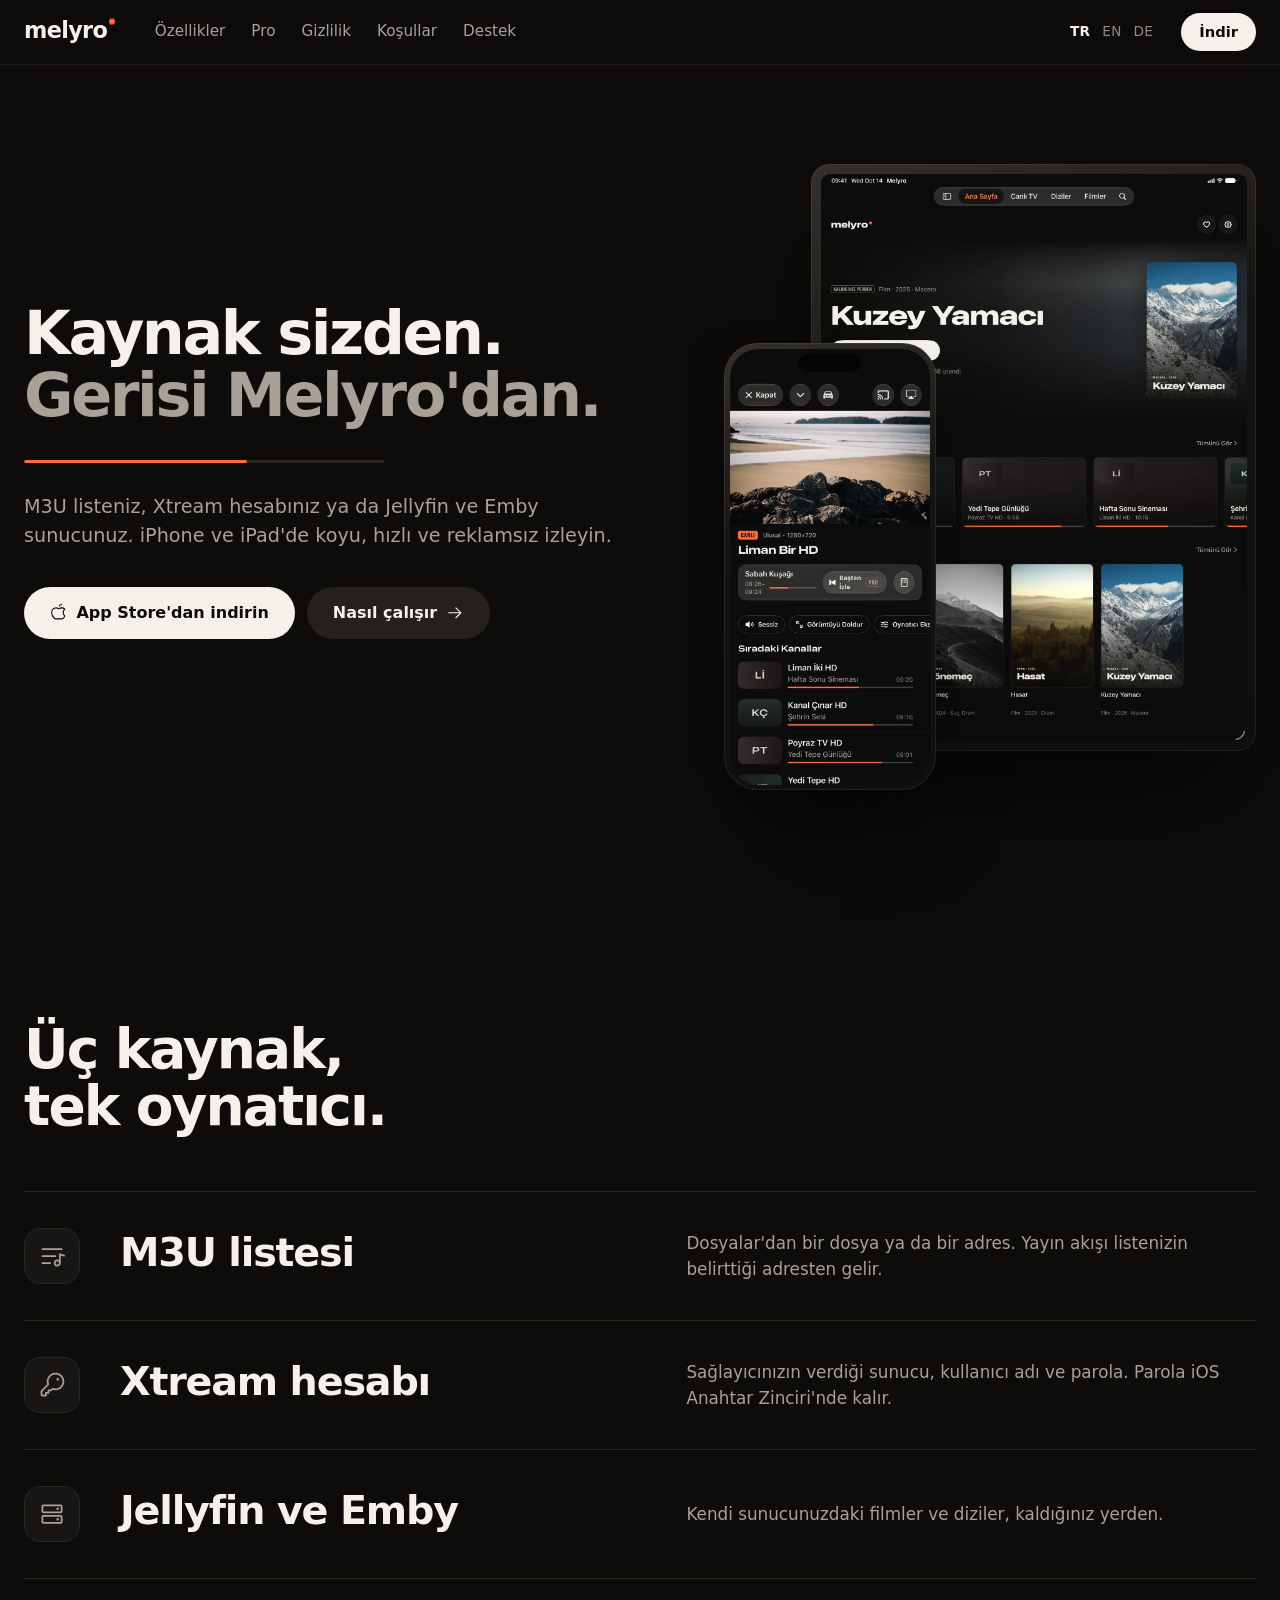
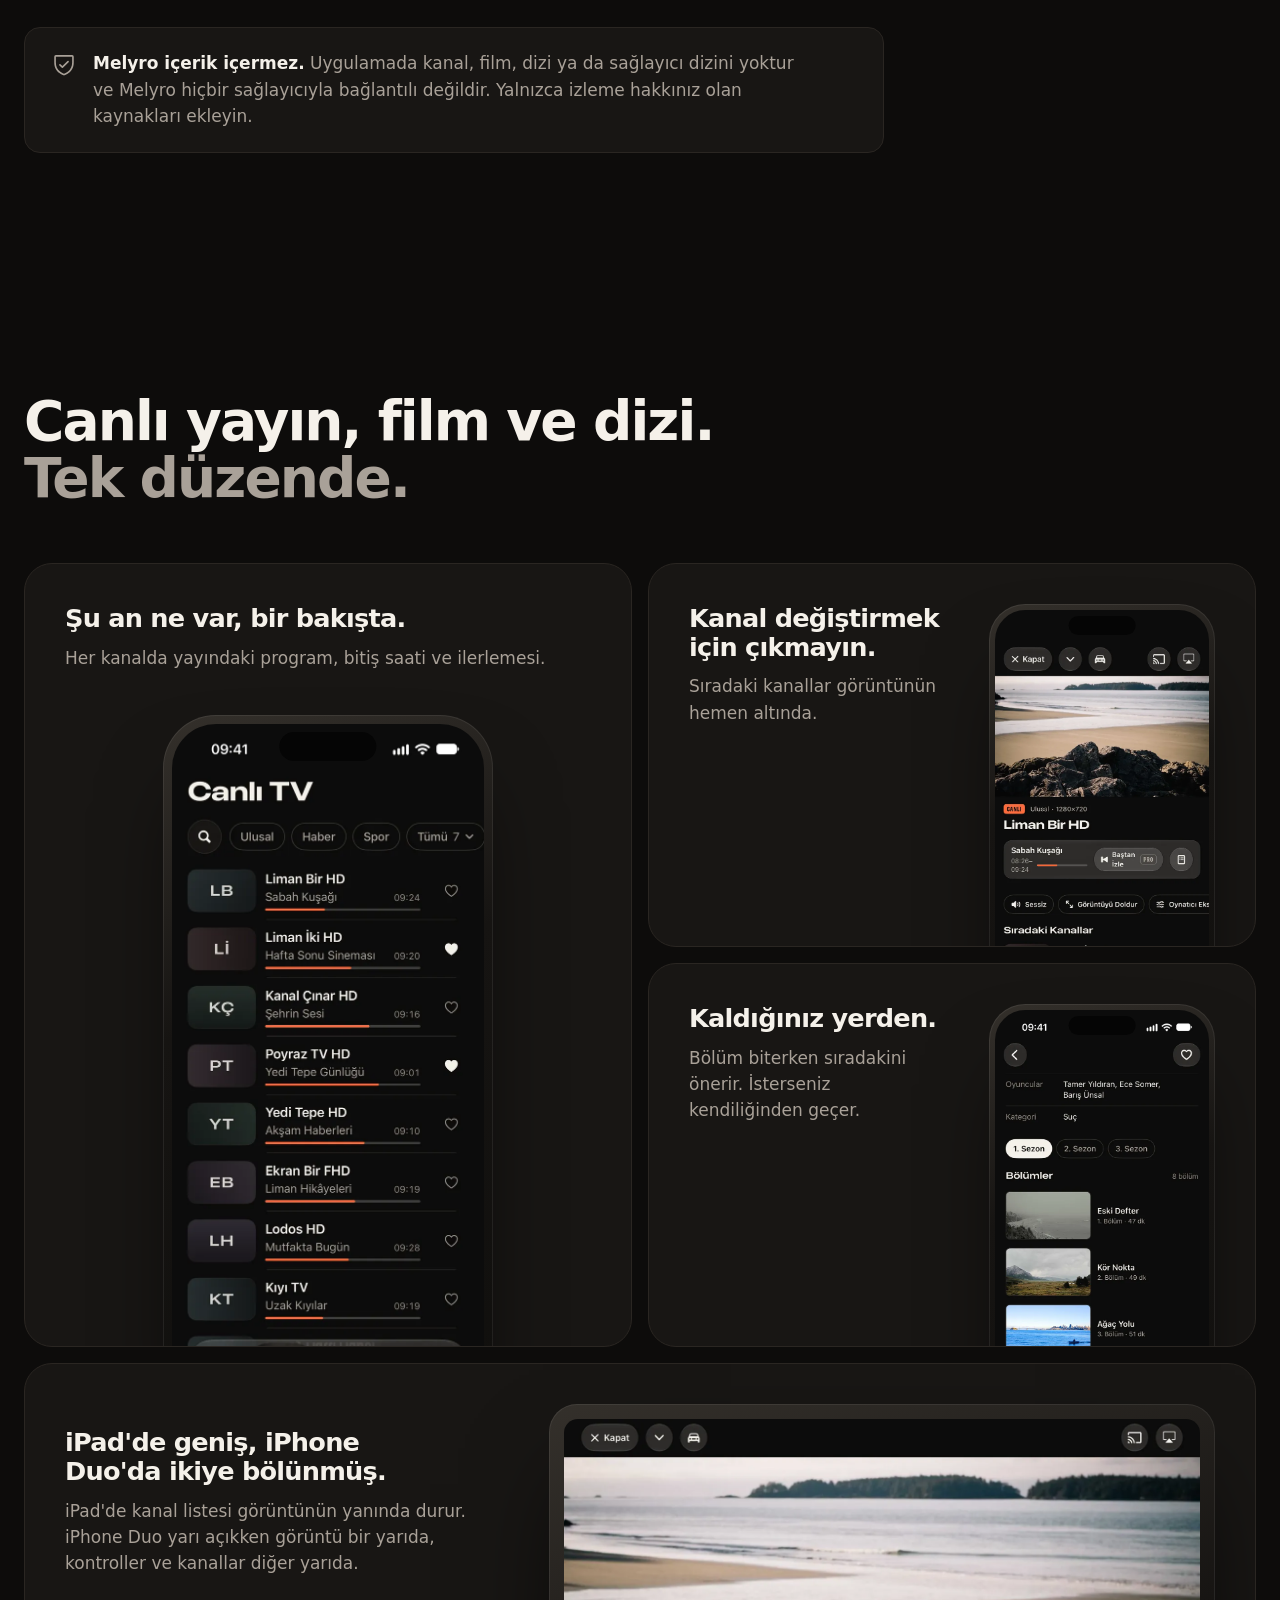
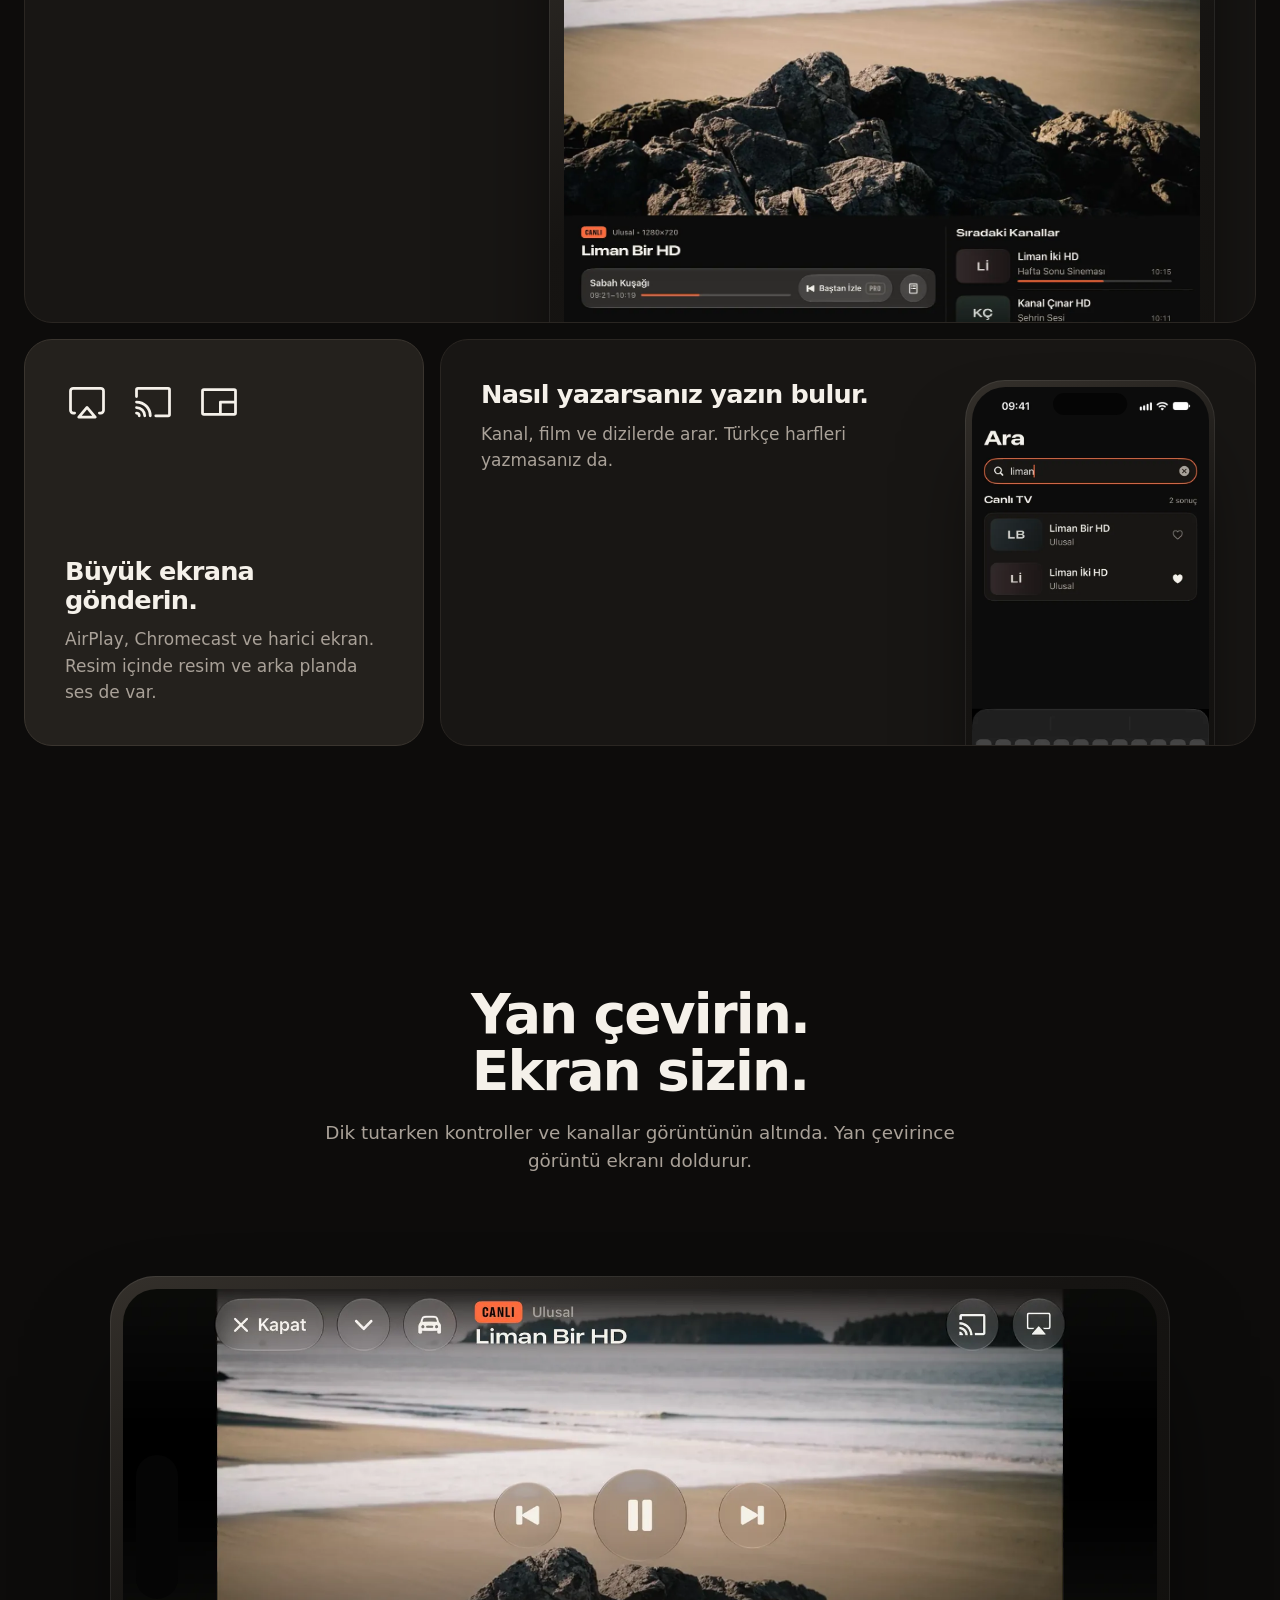
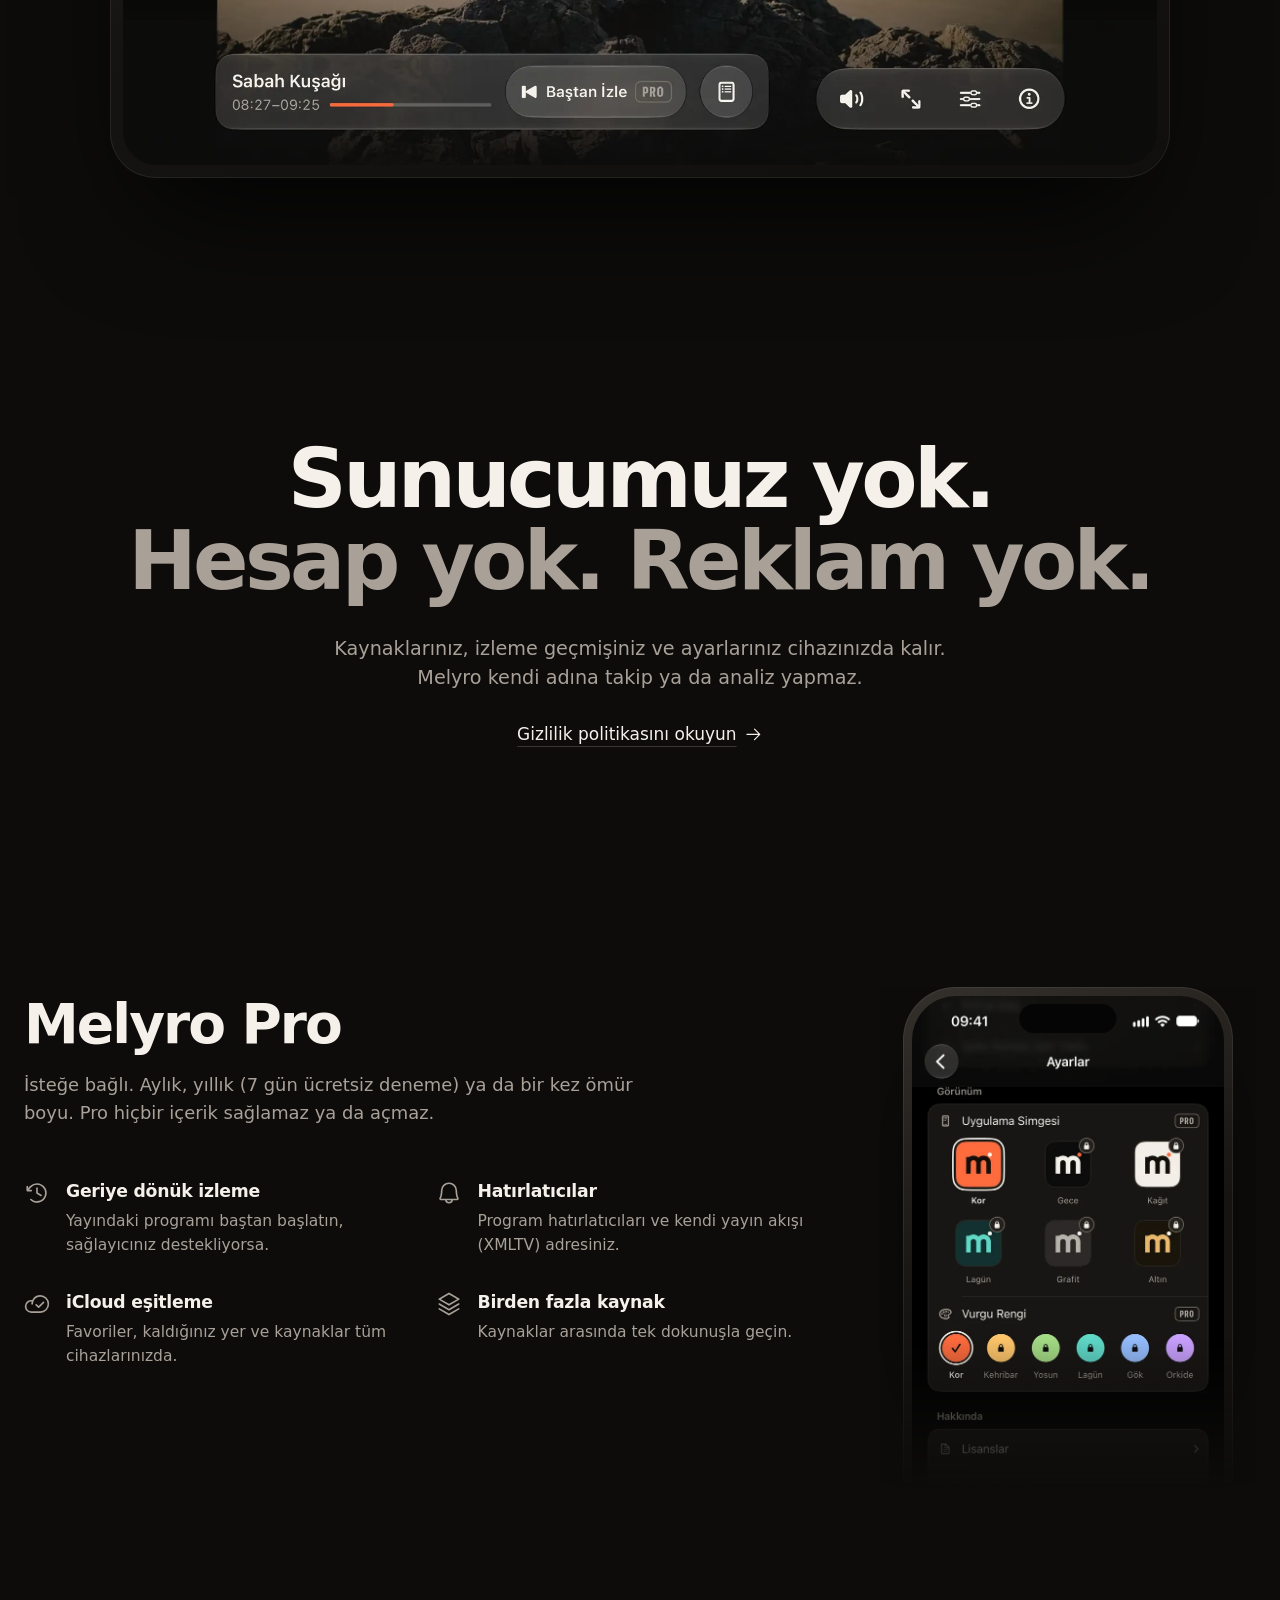
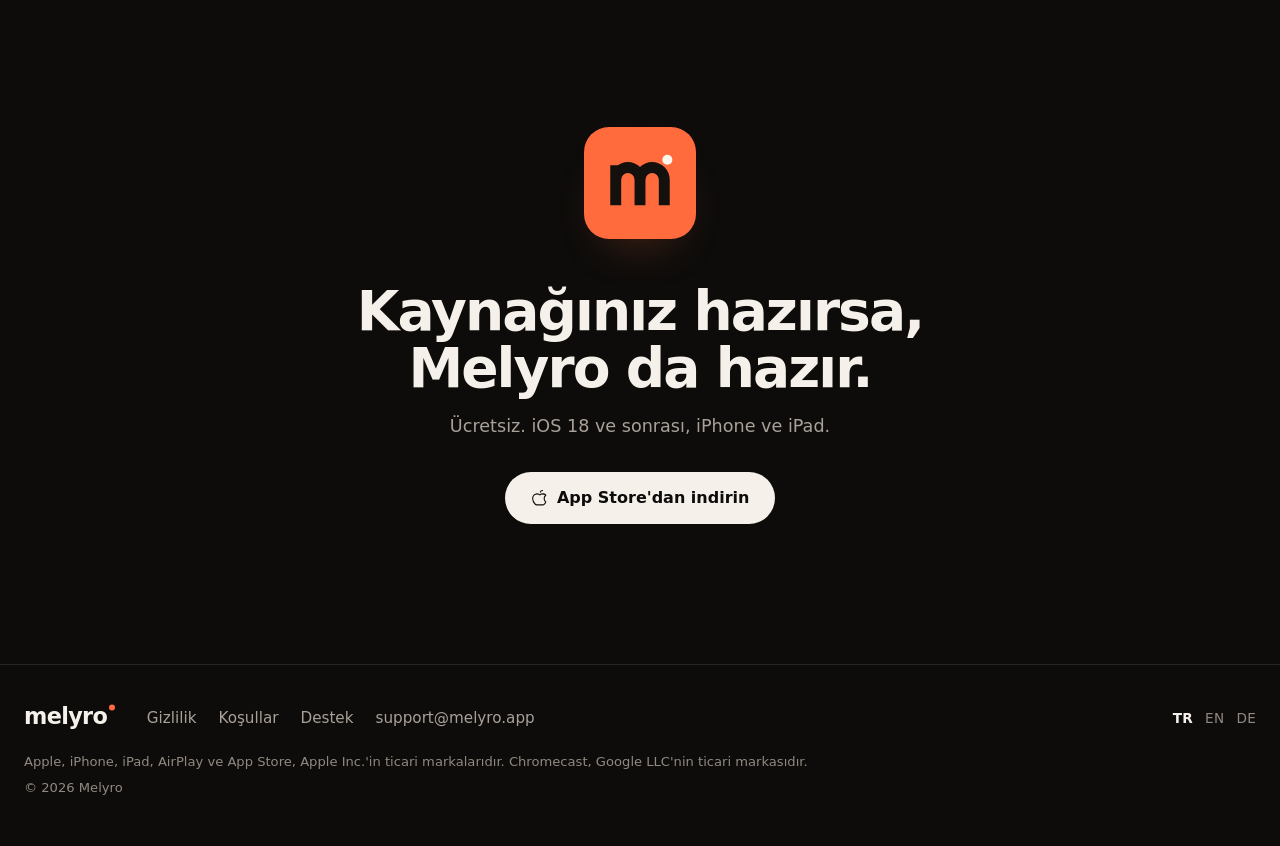
<file: index.html>
<!doctype html>
<html lang="tr">
<head>
<meta charset="utf-8">
<meta name="viewport" content="width=device-width, initial-scale=1, viewport-fit=cover">
<meta name="robots" content="index">
<meta name="description" content="Melyro, kendi M3U listenizi, Xtream hesabınızı ya da Jellyfin ve Emby sunucunuzu iPhone ve iPad&#x27;de oynatan koyu, hızlı ve reklamsız bir medya oynatıcıdır. İçerik içermez.">
<meta name="theme-color" content="#0D0C0B">
<meta name="color-scheme" content="dark">
<meta name="apple-itunes-app" content="app-id=6812315758">
<meta property="og:type" content="website">
<meta property="og:title" content="Melyro: iPhone ve iPad için medya oynatıcı">
<meta property="og:description" content="Melyro, kendi M3U listenizi, Xtream hesabınızı ya da Jellyfin ve Emby sunucunuzu iPhone ve iPad&#x27;de oynatan koyu, hızlı ve reklamsız bir medya oynatıcıdır. İçerik içermez.">
<meta property="og:url" content="https://melyro.app/">
<meta property="og:image" content="https://melyro.app/img/og.png">
<meta name="twitter:card" content="summary_large_image">
<title>Melyro: iPhone ve iPad için medya oynatıcı</title>
<link rel="canonical" href="https://melyro.app/">
<link rel="alternate" hreflang="tr" href="https://melyro.app/">
<link rel="alternate" hreflang="en" href="https://melyro.app/index-en.html">
<link rel="alternate" hreflang="de" href="https://melyro.app/index-de.html">
<link rel="icon" href="img/mark.svg" type="image/svg+xml">
<link rel="apple-touch-icon" href="img/apple-touch-icon.png">
<link rel="preload" as="image" href="img/player-tr.webp" fetchpriority="high">
<link rel="stylesheet" href="home.css">
<script src="home.js" defer></script>
</head>
<body class="home">
<a class="skip" href="#main">Özellikler</a>
<header class="bar">
  <div class="bar-in">
    <a class="brand" href="index.html" aria-label="Melyro"><span class="wm">melyro<span class="lamp" aria-hidden="true"></span></span></a>
    <nav aria-label="Melyro">
      <a href="#ozellikler">Özellikler</a>
      <a href="#pro">Pro</a>
      <a href="privacy.html">Gizlilik</a>
      <a href="terms.html">Koşullar</a>
      <a href="support.html#tr">Destek</a>
    </nav>
    <div class="langs" role="group" aria-label="Dil"><strong aria-current="page">TR</strong><a href="index-en.html" hreflang="en" lang="en">EN</a><a href="index-de.html" hreflang="de" lang="de">DE</a></div>
    <a class="btn btn-primary btn-small" href="https://apps.apple.com/app/id6812315758">İndir</a>
  </div>
</header>

<main id="main">
<section class="hero">
  <div class="hero-copy">
    <h1 style="--h1max:4.32rem;--h1v:4.72vw"><span class="l1">Kaynak sizden.</span><span class="l2">Gerisi Melyro&#x27;dan.</span></h1>
    <div class="now" aria-hidden="true"><span></span></div>
    <p class="hero-sub">M3U listeniz, Xtream hesabınız ya da Jellyfin ve Emby sunucunuz. iPhone ve iPad&#x27;de koyu, hızlı ve reklamsız izleyin.</p>
    <div class="ctas">
      <a class="btn btn-primary " href="https://apps.apple.com/app/id6812315758"><svg class="ic ic-btn" aria-hidden="true" focusable="false" xmlns="http://www.w3.org/2000/svg" viewBox="0 0 256 256" fill="currentColor"><path d="M223.3,169.59a8.07,8.07,0,0,0-2.8-3.4C203.53,154.53,200,134.64,200,120c0-17.67,13.47-33.06,21.5-40.67a8,8,0,0,0,0-11.62C208.82,55.74,187.82,48,168,48a72.2,72.2,0,0,0-40,12.13,71.56,71.56,0,0,0-90.71,9.09A74.63,74.63,0,0,0,16,123.4a127.06,127.06,0,0,0,40.14,89.73A39.8,39.8,0,0,0,83.59,224h87.68a39.84,39.84,0,0,0,29.12-12.57,125,125,0,0,0,17.82-24.6C225.23,174,224.33,172,223.3,169.59Zm-34.63,30.94a23.76,23.76,0,0,1-17.4,7.47H83.59a23.82,23.82,0,0,1-16.44-6.51A111.14,111.14,0,0,1,32,123,58.5,58.5,0,0,1,48.65,80.47,54.81,54.81,0,0,1,88,64h.78A55.45,55.45,0,0,1,123,76.28a8,8,0,0,0,10,0A55.44,55.44,0,0,1,168,64a70.64,70.64,0,0,1,36,10.35c-13,14.52-20,30.47-20,45.65,0,23.77,7.64,42.73,22.18,55.3A105.82,105.82,0,0,1,188.67,200.53ZM128.23,30A40,40,0,0,1,167,0h1a8,8,0,0,1,0,16h-1a24,24,0,0,0-23.24,18,8,8,0,1,1-15.5-4Z"/></svg><span>App Store&#x27;dan indirin</span></a>
      <a class="btn btn-ghost" href="#kaynaklar">Nasıl çalışır<svg class="ic ic-btn" aria-hidden="true" focusable="false" xmlns="http://www.w3.org/2000/svg" viewBox="0 0 256 256" fill="currentColor"><path d="M221.66,133.66l-72,72a8,8,0,0,1-11.32-11.32L196.69,136H40a8,8,0,0,1,0-16H196.69L138.34,61.66a8,8,0,0,1,11.32-11.32l72,72A8,8,0,0,1,221.66,133.66Z"/></svg></a>
    </div>
  </div>
  <div class="hero-art">
    <div class="tablet"><div class="dev"><img src="img/ipad-home-tr.webp" alt="iPad&#x27;de Melyro Ana Sayfa: izlemeye devam, canlı kanallar ve favoriler" width="1400" height="1867"></div></div>
    <div class="phone hero-phone"><div class="dev"><img src="img/player-tr.webp" alt="Melyro oynatıcısı: görüntünün altında yayındaki program ve sıradaki kanallar" width="640" height="1390" fetchpriority="high"><span class="island" aria-hidden="true"></span></div></div>
  </div>
</section>

<section class="sources" id="kaynaklar">
  <h2 data-reveal>Üç kaynak, tek oynatıcı.</h2>
  <ol class="src-list">
    <li class="src" data-reveal>
      <span class="src-ic"><svg class="ic" aria-hidden="true" focusable="false" xmlns="http://www.w3.org/2000/svg" viewBox="0 0 256 256" fill="currentColor"><path d="M32,64a8,8,0,0,1,8-8H216a8,8,0,0,1,0,16H40A8,8,0,0,1,32,64Zm8,72H160a8,8,0,0,0,0-16H40a8,8,0,0,0,0,16Zm72,48H40a8,8,0,0,0,0,16h72a8,8,0,0,0,0-16Zm135.66-57.7a8,8,0,0,1-10,5.36L208,122.75V192a32.05,32.05,0,1,1-16-27.69V112a8,8,0,0,1,10.3-7.66l40,12A8,8,0,0,1,247.66,126.3ZM192,192a16,16,0,1,0-16,16A16,16,0,0,0,192,192Z"/></svg></span>
      <h3>M3U listesi</h3>
      <p>Dosyalar&#x27;dan bir dosya ya da bir adres. Yayın akışı listenizin belirttiği adresten gelir.</p>
    </li>
<li class="src" data-reveal>
      <span class="src-ic"><svg class="ic" aria-hidden="true" focusable="false" xmlns="http://www.w3.org/2000/svg" viewBox="0 0 256 256" fill="currentColor"><path d="M216.57,39.43A80,80,0,0,0,83.91,120.78L28.69,176A15.86,15.86,0,0,0,24,187.31V216a16,16,0,0,0,16,16H72a8,8,0,0,0,8-8V208H96a8,8,0,0,0,8-8V184h16a8,8,0,0,0,5.66-2.34l9.56-9.57A79.73,79.73,0,0,0,160,176h.1A80,80,0,0,0,216.57,39.43ZM224,98.1c-1.09,34.09-29.75,61.86-63.89,61.9H160a63.7,63.7,0,0,1-23.65-4.51,8,8,0,0,0-8.84,1.68L116.69,168H96a8,8,0,0,0-8,8v16H72a8,8,0,0,0-8,8v16H40V187.31l58.83-58.82a8,8,0,0,0,1.68-8.84A63.72,63.72,0,0,1,96,95.92c0-34.14,27.81-62.8,61.9-63.89A64,64,0,0,1,224,98.1ZM192,76a12,12,0,1,1-12-12A12,12,0,0,1,192,76Z"/></svg></span>
      <h3>Xtream hesabı</h3>
      <p>Sağlayıcınızın verdiği sunucu, kullanıcı adı ve parola. Parola iOS Anahtar Zinciri&#x27;nde kalır.</p>
    </li>
<li class="src" data-reveal>
      <span class="src-ic"><svg class="ic" aria-hidden="true" focusable="false" xmlns="http://www.w3.org/2000/svg" viewBox="0 0 256 256" fill="currentColor"><path d="M208,136H48a16,16,0,0,0-16,16v48a16,16,0,0,0,16,16H208a16,16,0,0,0,16-16V152A16,16,0,0,0,208,136Zm0,64H48V152H208v48Zm0-160H48A16,16,0,0,0,32,56v48a16,16,0,0,0,16,16H208a16,16,0,0,0,16-16V56A16,16,0,0,0,208,40Zm0,64H48V56H208v48ZM192,80a12,12,0,1,1-12-12A12,12,0,0,1,192,80Zm0,96a12,12,0,1,1-12-12A12,12,0,0,1,192,176Z"/></svg></span>
      <h3>Jellyfin ve Emby</h3>
      <p>Kendi sunucunuzdaki filmler ve diziler, kaldığınız yerden.</p>
    </li>
  </ol>
  <div class="note" data-reveal>
    <svg class="ic" aria-hidden="true" focusable="false" xmlns="http://www.w3.org/2000/svg" viewBox="0 0 256 256" fill="currentColor"><path d="M208,40H48A16,16,0,0,0,32,56v56c0,52.72,25.52,84.67,46.93,102.19,23.06,18.86,46,25.26,47,25.53a8,8,0,0,0,4.2,0c1-.27,23.91-6.67,47-25.53C198.48,196.67,224,164.72,224,112V56A16,16,0,0,0,208,40Zm0,72c0,37.07-13.66,67.16-40.6,89.42A129.3,129.3,0,0,1,128,223.62a128.25,128.25,0,0,1-38.92-21.81C61.82,179.51,48,149.3,48,112l0-56,160,0ZM82.34,141.66a8,8,0,0,1,11.32-11.32L112,148.69l50.34-50.35a8,8,0,0,1,11.32,11.32l-56,56a8,8,0,0,1-11.32,0Z"/></svg>
    <p><strong>Melyro içerik içermez.</strong> Uygulamada kanal, film, dizi ya da sağlayıcı dizini yoktur ve Melyro hiçbir sağlayıcıyla bağlantılı değildir. Yalnızca izleme hakkınız olan kaynakları ekleyin.</p>
  </div>
</section>

<section class="features" id="ozellikler">
  <h2 class="two" data-reveal><span>Canlı yayın, film ve dizi.</span><span>Tek düzende.</span></h2>
  <div class="bento">
    <article class="cell c-live" data-reveal>
      <div class="cell-txt"><h3>Şu an ne var, bir bakışta.</h3><p>Her kanalda yayındaki program, bitiş saati ve ilerlemesi.</p></div>
      <div class="phone rise"><div class="dev"><img src="img/live-tr.webp" alt="Canlı TV listesi: her kanalda yayındaki program ve ilerleme çizgisi" width="640" height="1390" loading="lazy" decoding="async"><span class="island" aria-hidden="true"></span></div></div>
    </article>
    <article class="cell c-player" data-reveal>
      <div class="cell-txt"><h3>Kanal değiştirmek için çıkmayın.</h3><p>Sıradaki kanallar görüntünün hemen altında.</p></div>
      <div class="phone rise peek"><div class="dev"><img src="img/player-tr.webp" alt="Melyro oynatıcısı: görüntünün altında yayındaki program ve sıradaki kanallar" width="640" height="1390" loading="lazy" decoding="async"><span class="island" aria-hidden="true"></span></div></div>
    </article>
    <article class="cell c-series" data-reveal>
      <div class="cell-txt"><h3>Kaldığınız yerden.</h3><p>Bölüm biterken sıradakini önerir. İsterseniz kendiliğinden geçer.</p></div>
      <div class="phone rise peek"><div class="dev"><img src="img/series-tr.webp" alt="Dizi ekranı: sezonlar ve bölümler" width="640" height="1390" loading="lazy" decoding="async"><span class="island" aria-hidden="true"></span></div></div>
    </article>
    <article class="cell c-ipad" data-reveal>
      <div class="cell-txt"><h3>iPad&#x27;de geniş, iPhone Duo&#x27;da ikiye bölünmüş.</h3><p>iPad&#x27;de kanal listesi görüntünün yanında durur. iPhone Duo yarı açıkken görüntü bir yarıda, kontroller ve kanallar diğer yarıda.</p></div>
      <div class="tablet tablet-cell"><div class="dev"><img src="img/ipad-player-tr.webp" alt="iPad&#x27;de oynatıcı: görüntünün yanında kanal listesi" width="1400" height="1867" loading="lazy" decoding="async"></div></div>
    </article>
    <article class="cell c-cast" data-reveal>
      <div class="cast-icons"><svg class="ic ic-xl" aria-hidden="true" focusable="false" xmlns="http://www.w3.org/2000/svg" viewBox="0 0 256 256" fill="currentColor"><path d="M134.08,154.79a8,8,0,0,0-12.15,0l-48,56A8,8,0,0,0,80,224h96a8,8,0,0,0,6.07-13.21ZM97.39,208,128,172.29,158.61,208ZM232,64V176a24,24,0,0,1-24,24h-8a8,8,0,0,1,0-16h8a8,8,0,0,0,8-8V64a8,8,0,0,0-8-8H48a8,8,0,0,0-8,8V176a8,8,0,0,0,8,8h8a8,8,0,0,1,0,16H48a24,24,0,0,1-24-24V64A24,24,0,0,1,48,40H208A24,24,0,0,1,232,64Z"/></svg><svg class="ic ic-xl" aria-hidden="true" focusable="false" xmlns="http://www.w3.org/2000/svg" viewBox="0 0 256 256" fill="currentColor"><path d="M232,56V200a16,16,0,0,1-16,16H144a8,8,0,0,1,0-16h72V56H40V96a8,8,0,0,1-16,0V56A16,16,0,0,1,40,40H216A16,16,0,0,1,232,56ZM32,184a8,8,0,0,0,0,16,8,8,0,0,1,8,8,8,8,0,0,0,16,0A24,24,0,0,0,32,184Zm0-32a8,8,0,0,0,0,16,40,40,0,0,1,40,40,8,8,0,0,0,16,0A56.06,56.06,0,0,0,32,152Zm0-32a8,8,0,0,0,0,16,72.08,72.08,0,0,1,72,72,8,8,0,0,0,16,0A88.1,88.1,0,0,0,32,120Z"/></svg><svg class="ic ic-xl" aria-hidden="true" focusable="false" xmlns="http://www.w3.org/2000/svg" viewBox="0 0 256 256" fill="currentColor"><path d="M216,48H40A16,16,0,0,0,24,64V192a16,16,0,0,0,16,16H216a16,16,0,0,0,16-16V64A16,16,0,0,0,216,48ZM40,64H216v56H136a8,8,0,0,0-8,8v64H40ZM216,192H144V136h72v56Z"/></svg></div>
      <div class="cell-txt"><h3>Büyük ekrana gönderin.</h3><p>AirPlay, Chromecast ve harici ekran. Resim içinde resim ve arka planda ses de var.</p></div>
    </article>
    <article class="cell c-search" data-reveal>
      <div class="cell-txt"><h3>Nasıl yazarsanız yazın bulur.</h3><p>Kanal, film ve dizilerde arar. Türkçe harfleri yazmasanız da.</p></div>
      <div class="phone rise peek"><div class="dev"><img src="img/search-tr.webp" alt="Arama sonuçları: iki eşleşen kanal" width="640" height="1390" loading="lazy" decoding="async"><span class="island" aria-hidden="true"></span></div></div>
    </article>
  </div>
</section>

<section class="land">
  <div class="land-copy" data-reveal>
    <h2>Yan çevirin. Ekran sizin.</h2>
    <p>Dik tutarken kontroller ve kanallar görüntünün altında. Yan çevirince görüntü ekranı doldurur.</p>
  </div>
  <div class="land-stage">
    <div class="phone-land"><div class="dev"><img src="img/landscape-tr.webp" alt="Yatay oynatıcı: görüntü ekranı dolduruyor" width="1800" height="828" loading="lazy" decoding="async"><span class="island" aria-hidden="true"></span></div></div>
  </div>
</section>

<section class="privacy">
  <h2 data-reveal><span>Sunucumuz yok.</span><span>Hesap yok. Reklam yok.</span></h2>
  <p data-reveal>Kaynaklarınız, izleme geçmişiniz ve ayarlarınız cihazınızda kalır. Melyro kendi adına takip ya da analiz yapmaz.</p>
  <a class="link" href="privacy.html" data-reveal>Gizlilik politikasını okuyun<svg class="ic ic-btn" aria-hidden="true" focusable="false" xmlns="http://www.w3.org/2000/svg" viewBox="0 0 256 256" fill="currentColor"><path d="M221.66,133.66l-72,72a8,8,0,0,1-11.32-11.32L196.69,136H40a8,8,0,0,1,0-16H196.69L138.34,61.66a8,8,0,0,1,11.32-11.32l72,72A8,8,0,0,1,221.66,133.66Z"/></svg></a>
</section>

<section class="pro" id="pro">
  <div class="pro-copy">
    <h2 data-reveal>Melyro Pro</h2>
    <p class="pro-sub" data-reveal>İsteğe bağlı. Aylık, yıllık (7 gün ücretsiz deneme) ya da bir kez ömür boyu. Pro hiçbir içerik sağlamaz ya da açmaz.</p>
    <ul class="pro-list">
      <li data-reveal><svg class="ic" aria-hidden="true" focusable="false" xmlns="http://www.w3.org/2000/svg" viewBox="0 0 256 256" fill="currentColor"><path d="M136,80v43.47l36.12,21.67a8,8,0,0,1-8.24,13.72l-40-24A8,8,0,0,1,120,128V80a8,8,0,0,1,16,0Zm-8-48A95.44,95.44,0,0,0,60.08,60.15C52.81,67.51,46.35,74.59,40,82V64a8,8,0,0,0-16,0v40a8,8,0,0,0,8,8H72a8,8,0,0,0,0-16H49c7.15-8.42,14.27-16.35,22.39-24.57a80,80,0,1,1,1.66,114.75,8,8,0,1,0-11,11.64A96,96,0,1,0,128,32Z"/></svg><div><h3>Geriye dönük izleme</h3><p>Yayındaki programı baştan başlatın, sağlayıcınız destekliyorsa.</p></div></li>
<li data-reveal><svg class="ic" aria-hidden="true" focusable="false" xmlns="http://www.w3.org/2000/svg" viewBox="0 0 256 256" fill="currentColor"><path d="M221.8,175.94C216.25,166.38,208,139.33,208,104a80,80,0,1,0-160,0c0,35.34-8.26,62.38-13.81,71.94A16,16,0,0,0,48,200H88.81a40,40,0,0,0,78.38,0H208a16,16,0,0,0,13.8-24.06ZM128,216a24,24,0,0,1-22.62-16h45.24A24,24,0,0,1,128,216ZM48,184c7.7-13.24,16-43.92,16-80a64,64,0,1,1,128,0c0,36.05,8.28,66.73,16,80Z"/></svg><div><h3>Hatırlatıcılar</h3><p>Program hatırlatıcıları ve kendi yayın akışı (XMLTV) adresiniz.</p></div></li>
<li data-reveal><svg class="ic" aria-hidden="true" focusable="false" xmlns="http://www.w3.org/2000/svg" viewBox="0 0 256 256" fill="currentColor"><path d="M160,40A88.09,88.09,0,0,0,81.29,88.67,64,64,0,1,0,72,216h88a88,88,0,0,0,0-176Zm0,160H72a48,48,0,0,1,0-96c1.1,0,2.2,0,3.29.11A88,88,0,0,0,72,128a8,8,0,0,0,16,0,72,72,0,1,1,72,72Zm37.66-93.66a8,8,0,0,1,0,11.32l-48,48a8,8,0,0,1-11.32,0l-24-24a8,8,0,0,1,11.32-11.32L144,148.69l42.34-42.35A8,8,0,0,1,197.66,106.34Z"/></svg><div><h3>iCloud eşitleme</h3><p>Favoriler, kaldığınız yer ve kaynaklar tüm cihazlarınızda.</p></div></li>
<li data-reveal><svg class="ic" aria-hidden="true" focusable="false" xmlns="http://www.w3.org/2000/svg" viewBox="0 0 256 256" fill="currentColor"><path d="M230.91,172A8,8,0,0,1,228,182.91l-96,56a8,8,0,0,1-8.06,0l-96-56A8,8,0,0,1,36,169.09l92,53.65,92-53.65A8,8,0,0,1,230.91,172ZM220,121.09l-92,53.65L36,121.09A8,8,0,0,0,28,134.91l96,56a8,8,0,0,0,8.06,0l96-56A8,8,0,1,0,220,121.09ZM24,80a8,8,0,0,1,4-6.91l96-56a8,8,0,0,1,8.06,0l96,56a8,8,0,0,1,0,13.82l-96,56a8,8,0,0,1-8.06,0l-96-56A8,8,0,0,1,24,80Zm23.88,0L128,126.74,208.12,80,128,33.26Z"/></svg><div><h3>Birden fazla kaynak</h3><p>Kaynaklar arasında tek dokunuşla geçin.</p></div></li>
<li data-reveal><svg class="ic" aria-hidden="true" focusable="false" xmlns="http://www.w3.org/2000/svg" viewBox="0 0 256 256" fill="currentColor"><path d="M128,40a96,96,0,1,0,96,96A96.11,96.11,0,0,0,128,40Zm0,176a80,80,0,1,1,80-80A80.09,80.09,0,0,1,128,216ZM173.66,90.34a8,8,0,0,1,0,11.32l-40,40a8,8,0,0,1-11.32-11.32l40-40A8,8,0,0,1,173.66,90.34ZM96,16a8,8,0,0,1,8-8h48a8,8,0,0,1,0,16H104A8,8,0,0,1,96,16Z"/></svg><div><h3>Oynatıcı ekstraları</h3><p>Uyku zamanlayıcı, oynatma hızı, hatırlanan ses ve altyazı.</p></div></li>
<li data-reveal><svg class="ic" aria-hidden="true" focusable="false" xmlns="http://www.w3.org/2000/svg" viewBox="0 0 256 256" fill="currentColor"><path d="M200.77,53.89A103.27,103.27,0,0,0,128,24h-1.07A104,104,0,0,0,24,128c0,43,26.58,79.06,69.36,94.17A32,32,0,0,0,136,192a16,16,0,0,1,16-16h46.21a31.81,31.81,0,0,0,31.2-24.88,104.43,104.43,0,0,0,2.59-24A103.28,103.28,0,0,0,200.77,53.89Zm13,93.71A15.89,15.89,0,0,1,198.21,160H152a32,32,0,0,0-32,32,16,16,0,0,1-21.31,15.07C62.49,194.3,40,164,40,128a88,88,0,0,1,87.09-88h.9a88.35,88.35,0,0,1,88,87.25A88.86,88.86,0,0,1,213.81,147.6ZM140,76a12,12,0,1,1-12-12A12,12,0,0,1,140,76ZM96,100A12,12,0,1,1,84,88,12,12,0,0,1,96,100Zm0,56a12,12,0,1,1-12-12A12,12,0,0,1,96,156Zm88-56a12,12,0,1,1-12-12A12,12,0,0,1,184,100Z"/></svg><div><h3>Size göre Melyro</h3><p>Ana Sayfa düzeni, altı simge ve altı vurgu rengi.</p></div></li>
    </ul>
  </div>
  <div class="pro-art" data-reveal><div class="phone look"><div class="dev"><img src="img/look-tr.webp" alt="Görünüm ayarları: altı uygulama simgesi ve altı vurgu rengi" width="640" height="1390" loading="lazy" decoding="async"><span class="island" aria-hidden="true"></span></div></div></div>
</section>

<section class="end">
  <div data-reveal><svg class="end-mark" viewBox="0 0 1024 1024" aria-hidden="true"><rect width="1024" height="1024" fill="#FF6B3D"/><path d="M240 350H340V716H240ZM462 482H562V716H462ZM684 482H784V716H684ZM240 482A161 161 0 0 1 562 482H462A61 61 0 0 0 340 482ZM462 482A161 161 0 0 1 784 482H684A61 61 0 0 0 562 482Z" fill="#14100D"/><circle cx="762" cy="300" r="46" fill="#FFF6EC"/></svg></div>
  <h2 data-reveal>Kaynağınız hazırsa, Melyro da hazır.</h2>
  <p data-reveal>Ücretsiz. iOS 18 ve sonrası, iPhone ve iPad.</p>
  <div data-reveal><a class="btn btn-primary " href="https://apps.apple.com/app/id6812315758"><svg class="ic ic-btn" aria-hidden="true" focusable="false" xmlns="http://www.w3.org/2000/svg" viewBox="0 0 256 256" fill="currentColor"><path d="M223.3,169.59a8.07,8.07,0,0,0-2.8-3.4C203.53,154.53,200,134.64,200,120c0-17.67,13.47-33.06,21.5-40.67a8,8,0,0,0,0-11.62C208.82,55.74,187.82,48,168,48a72.2,72.2,0,0,0-40,12.13,71.56,71.56,0,0,0-90.71,9.09A74.63,74.63,0,0,0,16,123.4a127.06,127.06,0,0,0,40.14,89.73A39.8,39.8,0,0,0,83.59,224h87.68a39.84,39.84,0,0,0,29.12-12.57,125,125,0,0,0,17.82-24.6C225.23,174,224.33,172,223.3,169.59Zm-34.63,30.94a23.76,23.76,0,0,1-17.4,7.47H83.59a23.82,23.82,0,0,1-16.44-6.51A111.14,111.14,0,0,1,32,123,58.5,58.5,0,0,1,48.65,80.47,54.81,54.81,0,0,1,88,64h.78A55.45,55.45,0,0,1,123,76.28a8,8,0,0,0,10,0A55.44,55.44,0,0,1,168,64a70.64,70.64,0,0,1,36,10.35c-13,14.52-20,30.47-20,45.65,0,23.77,7.64,42.73,22.18,55.3A105.82,105.82,0,0,1,188.67,200.53ZM128.23,30A40,40,0,0,1,167,0h1a8,8,0,0,1,0,16h-1a24,24,0,0,0-23.24,18,8,8,0,1,1-15.5-4Z"/></svg><span>App Store&#x27;dan indirin</span></a></div>
</section>
</main>

<footer class="foot">
  <div class="foot-in">
    <a class="brand" href="index.html" aria-label="Melyro"><span class="wm">melyro<span class="lamp" aria-hidden="true"></span></span></a>
    <nav aria-label="Melyro">
      <a href="privacy.html">Gizlilik</a>
      <a href="terms.html">Koşullar</a>
      <a href="support.html#tr">Destek</a>
      <a href="mailto:support@melyro.app">support@melyro.app</a>
    </nav>
    <div class="langs" role="group" aria-label="Dil"><strong aria-current="page">TR</strong><a href="index-en.html" hreflang="en" lang="en">EN</a><a href="index-de.html" hreflang="de" lang="de">DE</a></div>
  </div>
  <p class="tm">Apple, iPhone, iPad, AirPlay ve App Store, Apple Inc.&#x27;in ticari markalarıdır. Chromecast, Google LLC&#x27;nin ticari markasıdır.</p>
  <p class="tm">© 2026 Melyro</p>
</footer>
</body>
</html>
</file>
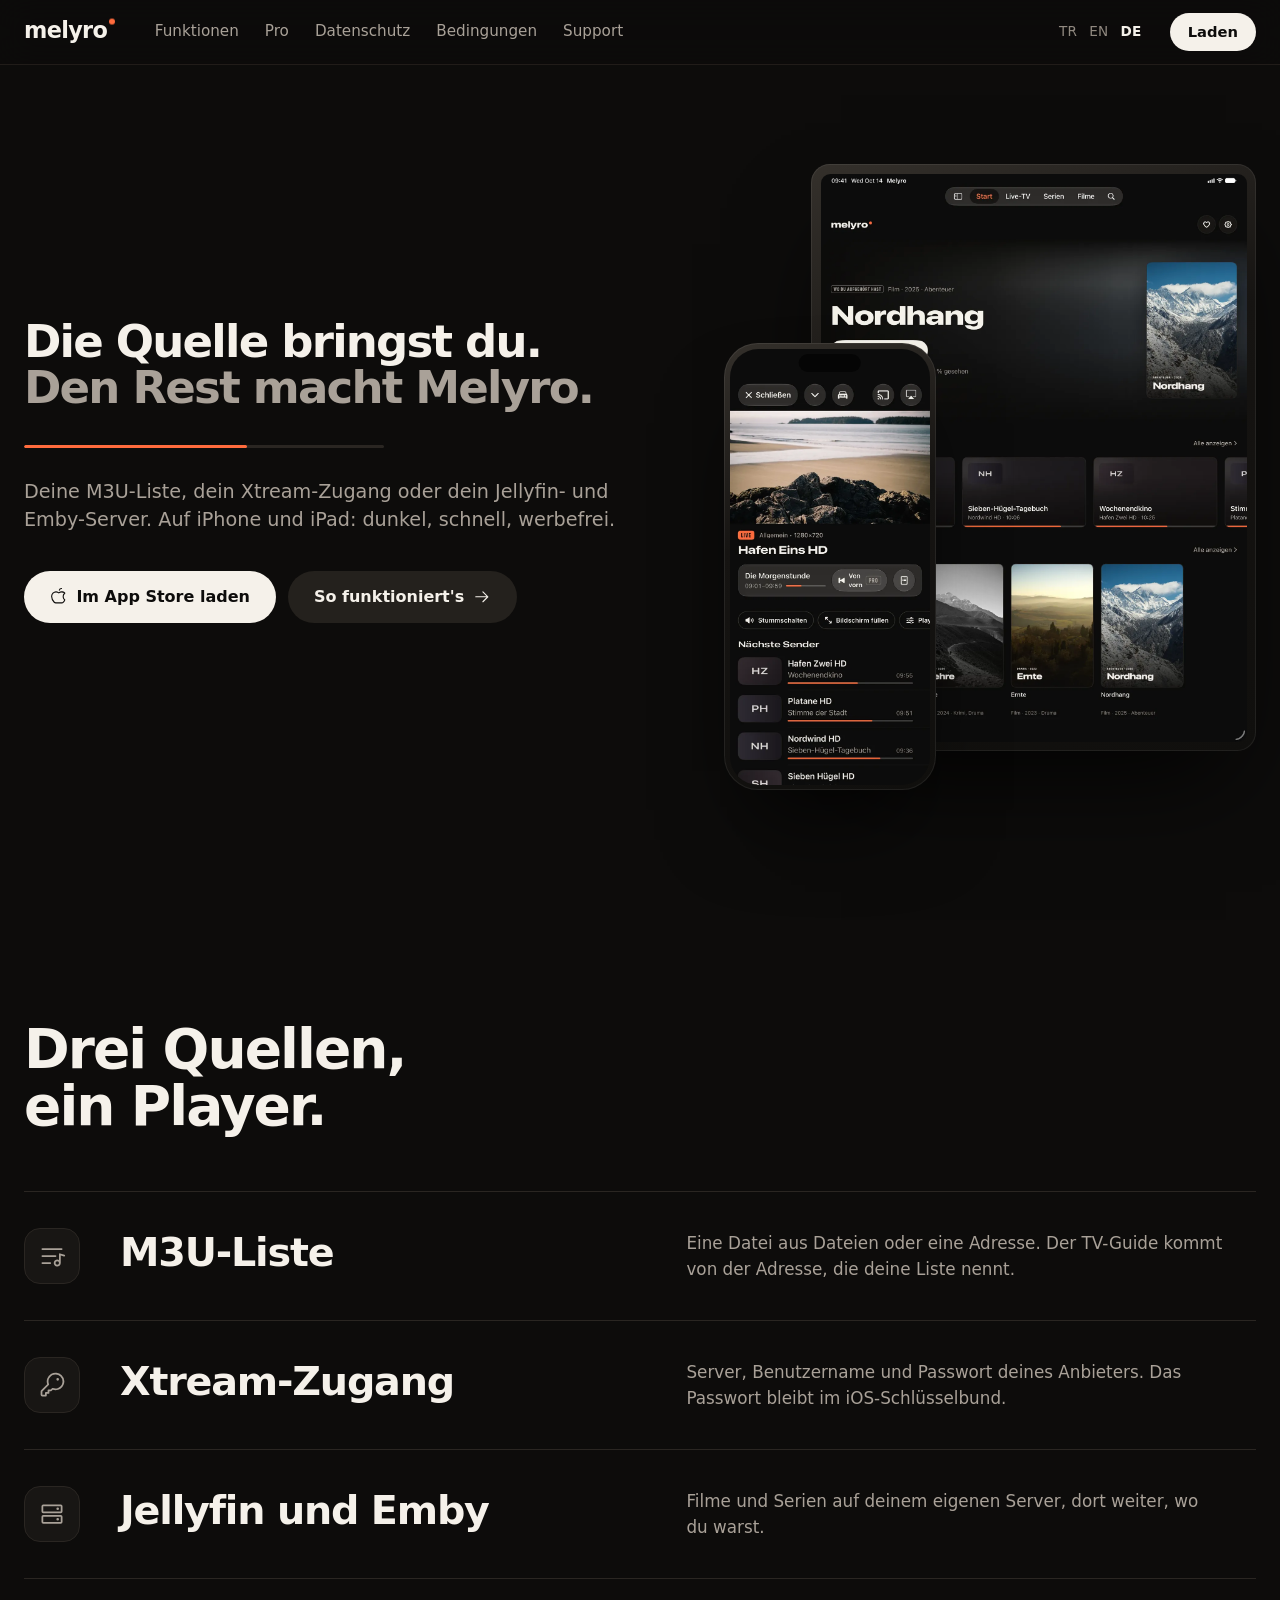
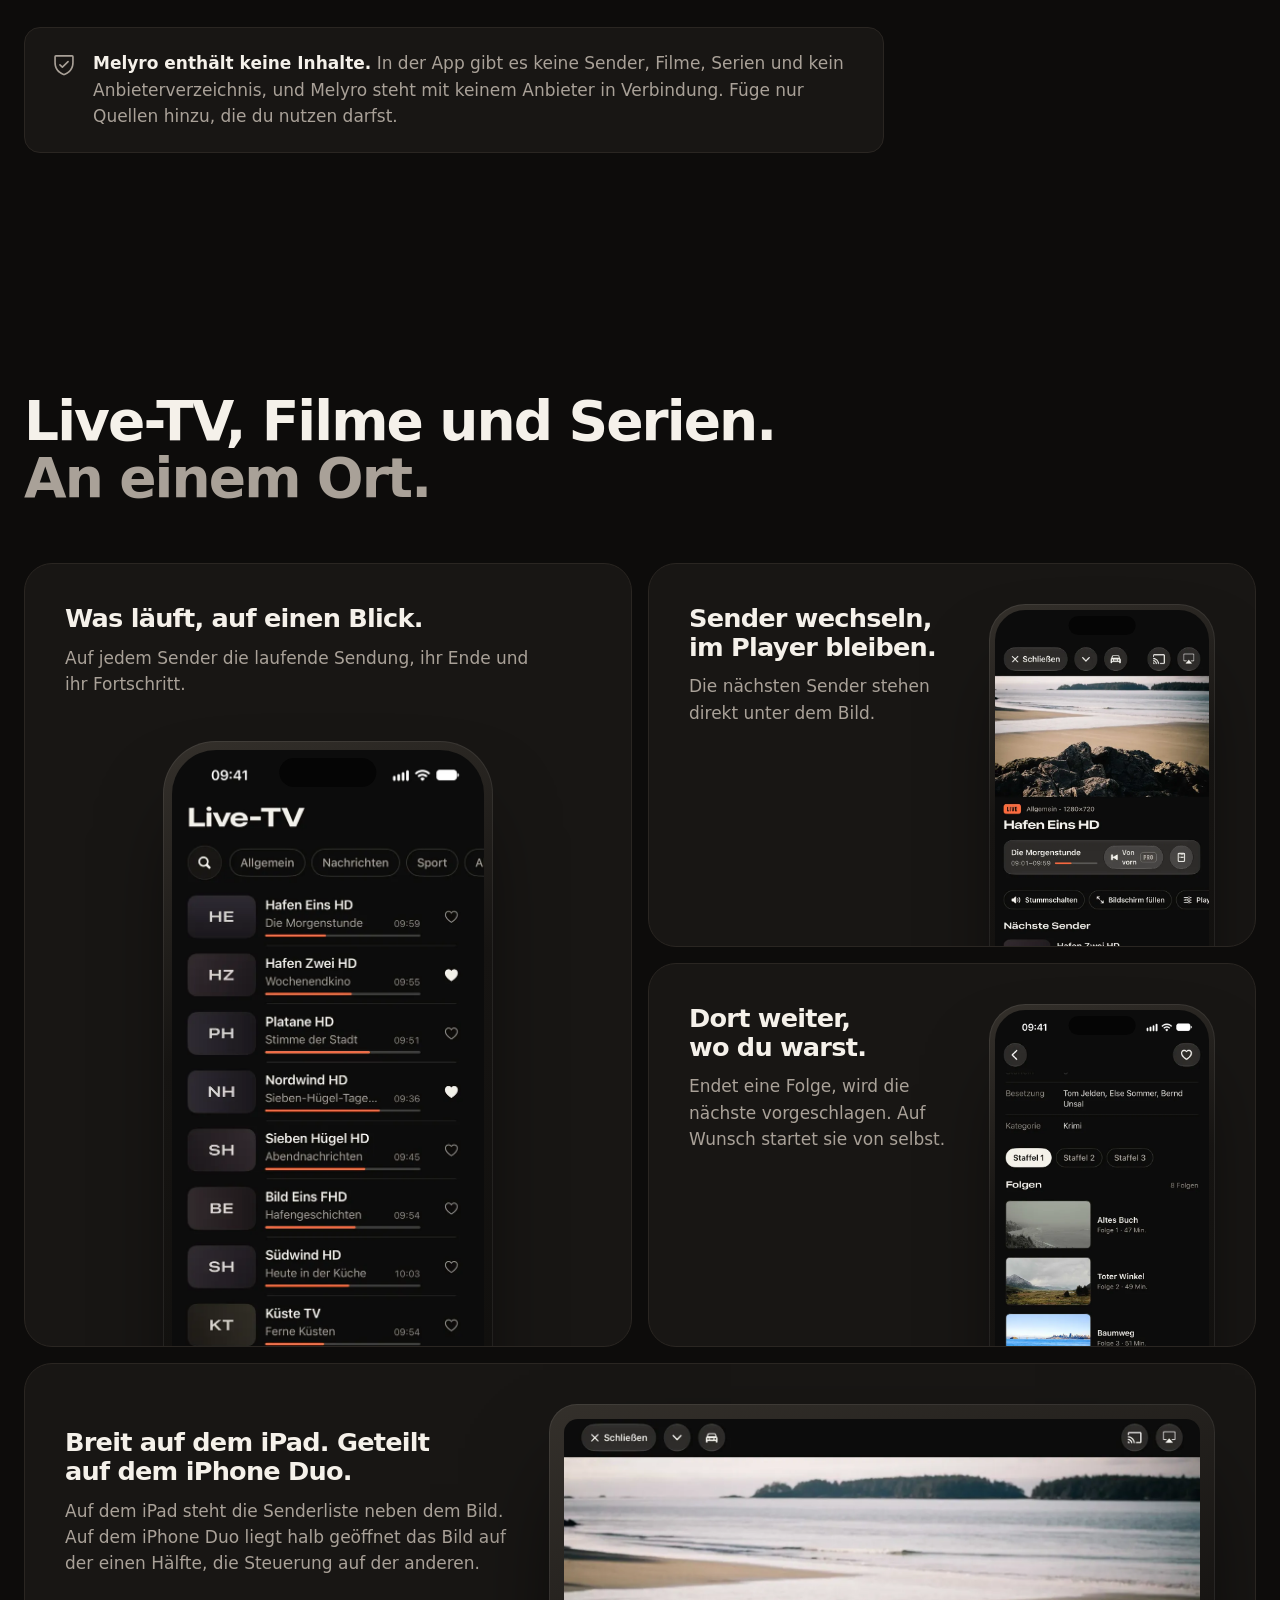
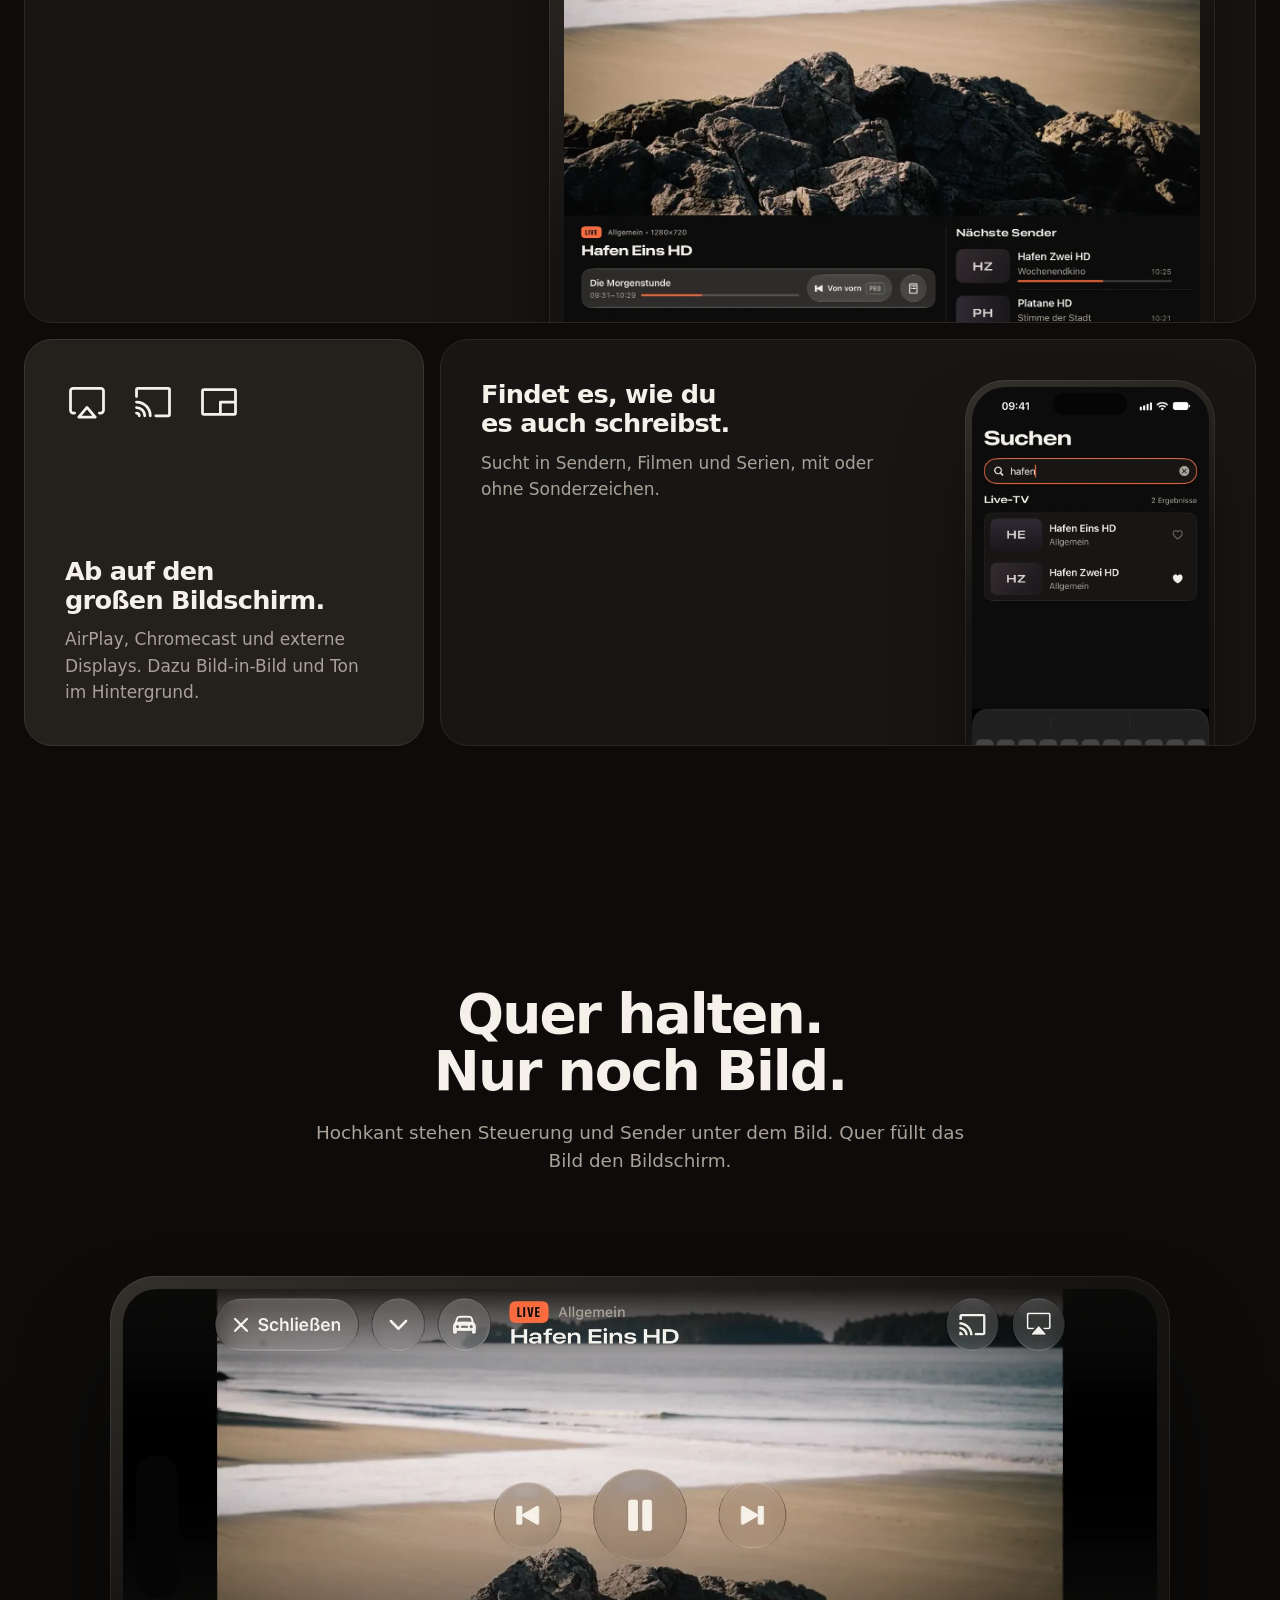
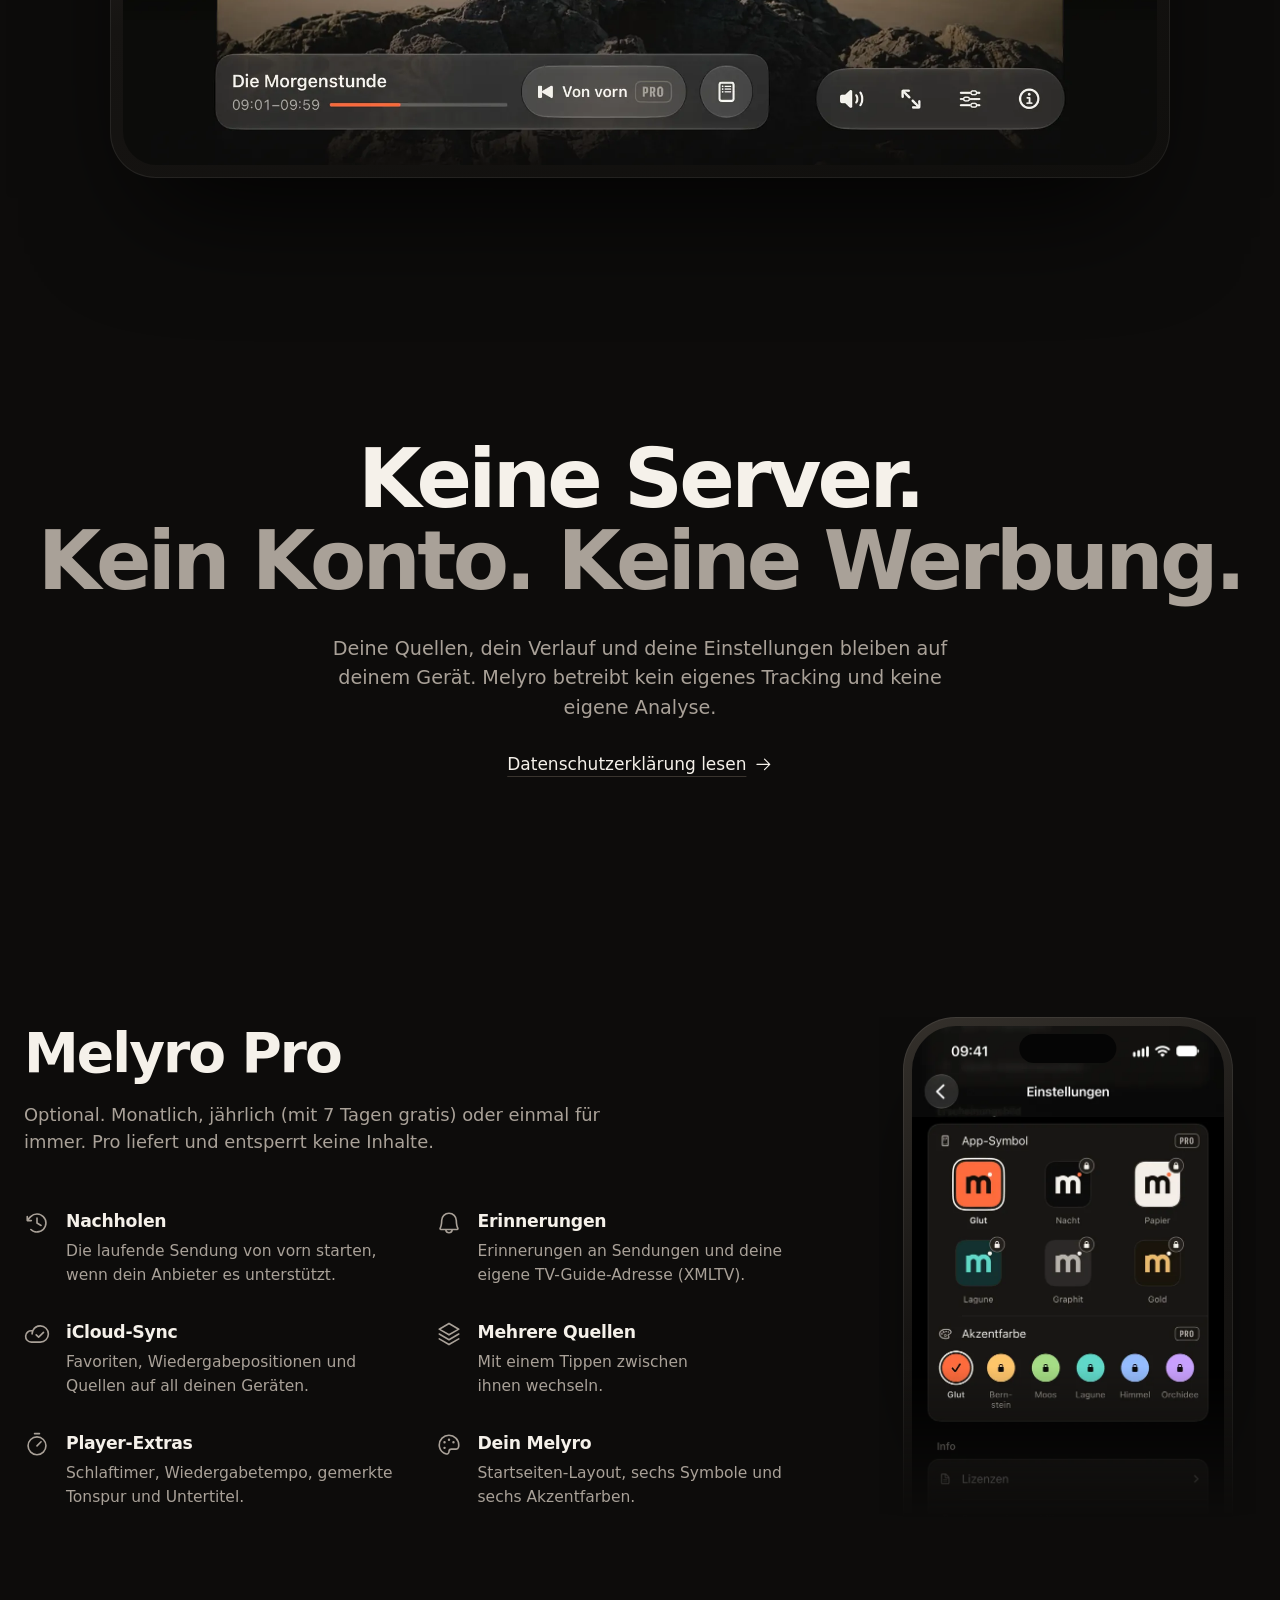
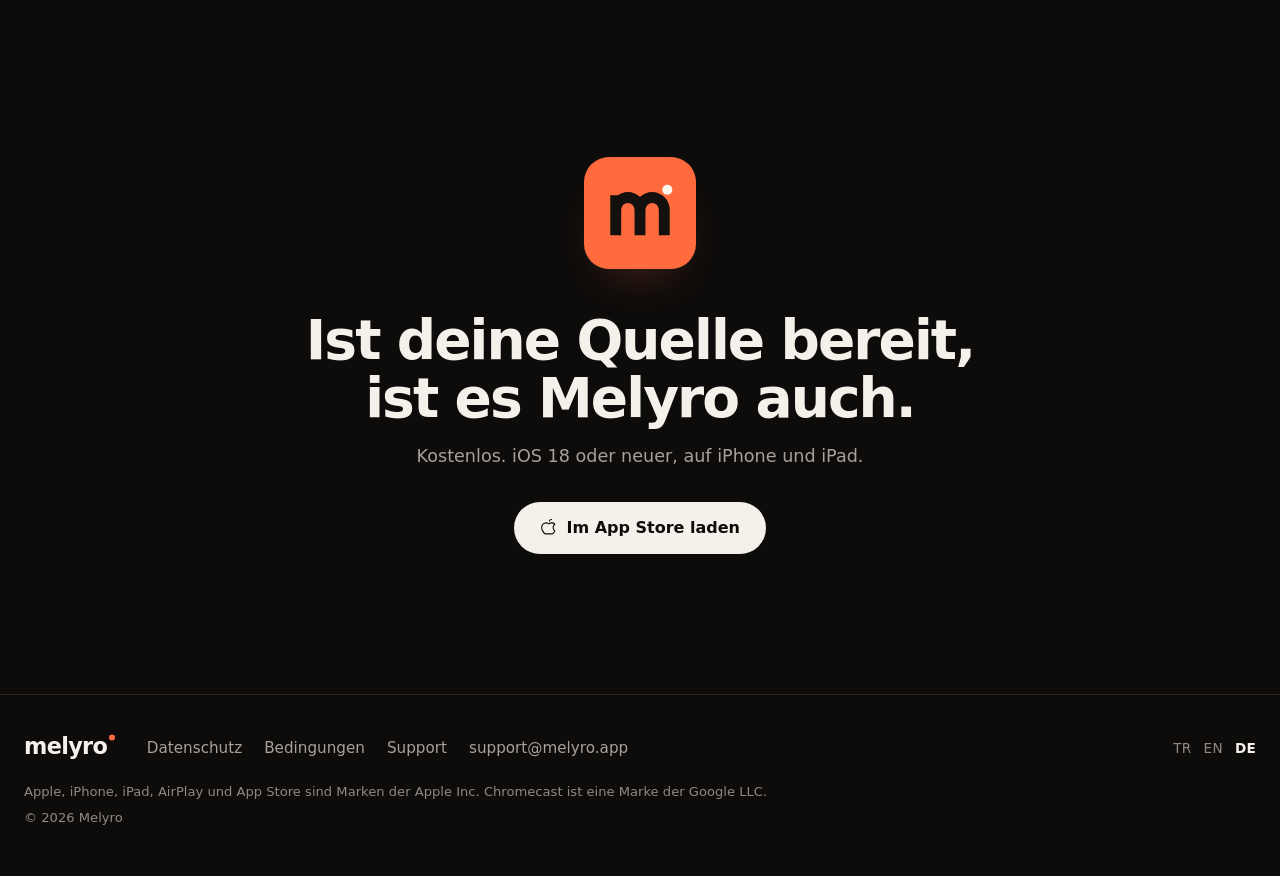
<file: index-de.html>
<!doctype html>
<html lang="de">
<head>
<meta charset="utf-8">
<meta name="viewport" content="width=device-width, initial-scale=1, viewport-fit=cover">
<meta name="robots" content="index">
<meta name="description" content="Melyro spielt deine eigene M3U-Liste, deinen Xtream-Zugang oder deinen Jellyfin- und Emby-Server auf iPhone und iPad ab. Dunkel, schnell und werbefrei. Ohne eigene Inhalte.">
<meta name="theme-color" content="#0D0C0B">
<meta name="color-scheme" content="dark">
<meta name="apple-itunes-app" content="app-id=6812315758">
<meta property="og:type" content="website">
<meta property="og:title" content="Melyro: ein Mediaplayer für iPhone und iPad">
<meta property="og:description" content="Melyro spielt deine eigene M3U-Liste, deinen Xtream-Zugang oder deinen Jellyfin- und Emby-Server auf iPhone und iPad ab. Dunkel, schnell und werbefrei. Ohne eigene Inhalte.">
<meta property="og:url" content="https://melyro.app/index-de.html">
<meta property="og:image" content="https://melyro.app/img/og.png">
<meta name="twitter:card" content="summary_large_image">
<title>Melyro: ein Mediaplayer für iPhone und iPad</title>
<link rel="canonical" href="https://melyro.app/index-de.html">
<link rel="alternate" hreflang="tr" href="https://melyro.app/">
<link rel="alternate" hreflang="en" href="https://melyro.app/index-en.html">
<link rel="alternate" hreflang="de" href="https://melyro.app/index-de.html">
<link rel="icon" href="img/mark.svg" type="image/svg+xml">
<link rel="apple-touch-icon" href="img/apple-touch-icon.png">
<link rel="preload" as="image" href="img/player-de.webp" fetchpriority="high">
<link rel="stylesheet" href="home.css">
<script src="home.js" defer></script>
</head>
<body class="home">
<a class="skip" href="#main">Funktionen</a>
<header class="bar">
  <div class="bar-in">
    <a class="brand" href="index-de.html" aria-label="Melyro"><span class="wm">melyro<span class="lamp" aria-hidden="true"></span></span></a>
    <nav aria-label="Melyro">
      <a href="#ozellikler">Funktionen</a>
      <a href="#pro">Pro</a>
      <a href="privacy-de.html">Datenschutz</a>
      <a href="terms-de.html">Bedingungen</a>
      <a href="support.html#de">Support</a>
    </nav>
    <div class="langs" role="group" aria-label="Sprache"><a href="index.html" hreflang="tr" lang="tr">TR</a><a href="index-en.html" hreflang="en" lang="en">EN</a><strong aria-current="page">DE</strong></div>
    <a class="btn btn-primary btn-small" href="https://apps.apple.com/app/id6812315758">Laden</a>
  </div>
</header>

<main id="main">
<section class="hero">
  <div class="hero-copy">
    <h1 style="--h1max:3.22rem;--h1v:3.52vw"><span class="l1">Die Quelle bringst du.</span><span class="l2">Den Rest macht Melyro.</span></h1>
    <div class="now" aria-hidden="true"><span></span></div>
    <p class="hero-sub">Deine M3U-Liste, dein Xtream-Zugang oder dein Jellyfin- und Emby-Server. Auf iPhone und iPad: dunkel, schnell, werbefrei.</p>
    <div class="ctas">
      <a class="btn btn-primary " href="https://apps.apple.com/app/id6812315758"><svg class="ic ic-btn" aria-hidden="true" focusable="false" xmlns="http://www.w3.org/2000/svg" viewBox="0 0 256 256" fill="currentColor"><path d="M223.3,169.59a8.07,8.07,0,0,0-2.8-3.4C203.53,154.53,200,134.64,200,120c0-17.67,13.47-33.06,21.5-40.67a8,8,0,0,0,0-11.62C208.82,55.74,187.82,48,168,48a72.2,72.2,0,0,0-40,12.13,71.56,71.56,0,0,0-90.71,9.09A74.63,74.63,0,0,0,16,123.4a127.06,127.06,0,0,0,40.14,89.73A39.8,39.8,0,0,0,83.59,224h87.68a39.84,39.84,0,0,0,29.12-12.57,125,125,0,0,0,17.82-24.6C225.23,174,224.33,172,223.3,169.59Zm-34.63,30.94a23.76,23.76,0,0,1-17.4,7.47H83.59a23.82,23.82,0,0,1-16.44-6.51A111.14,111.14,0,0,1,32,123,58.5,58.5,0,0,1,48.65,80.47,54.81,54.81,0,0,1,88,64h.78A55.45,55.45,0,0,1,123,76.28a8,8,0,0,0,10,0A55.44,55.44,0,0,1,168,64a70.64,70.64,0,0,1,36,10.35c-13,14.52-20,30.47-20,45.65,0,23.77,7.64,42.73,22.18,55.3A105.82,105.82,0,0,1,188.67,200.53ZM128.23,30A40,40,0,0,1,167,0h1a8,8,0,0,1,0,16h-1a24,24,0,0,0-23.24,18,8,8,0,1,1-15.5-4Z"/></svg><span>Im App Store laden</span></a>
      <a class="btn btn-ghost" href="#kaynaklar">So funktioniert&#x27;s<svg class="ic ic-btn" aria-hidden="true" focusable="false" xmlns="http://www.w3.org/2000/svg" viewBox="0 0 256 256" fill="currentColor"><path d="M221.66,133.66l-72,72a8,8,0,0,1-11.32-11.32L196.69,136H40a8,8,0,0,1,0-16H196.69L138.34,61.66a8,8,0,0,1,11.32-11.32l72,72A8,8,0,0,1,221.66,133.66Z"/></svg></a>
    </div>
  </div>
  <div class="hero-art">
    <div class="tablet"><div class="dev"><img src="img/ipad-home-de.webp" alt="Melyro-Startseite auf dem iPad: weiterschauen, Live-Sender und Favoriten" width="1400" height="1867"></div></div>
    <div class="phone hero-phone"><div class="dev"><img src="img/player-de.webp" alt="Der Melyro-Player: unter dem Bild die laufende Sendung und die nächsten Sender" width="640" height="1390" fetchpriority="high"><span class="island" aria-hidden="true"></span></div></div>
  </div>
</section>

<section class="sources" id="kaynaklar">
  <h2 data-reveal>Drei Quellen, ein Player.</h2>
  <ol class="src-list">
    <li class="src" data-reveal>
      <span class="src-ic"><svg class="ic" aria-hidden="true" focusable="false" xmlns="http://www.w3.org/2000/svg" viewBox="0 0 256 256" fill="currentColor"><path d="M32,64a8,8,0,0,1,8-8H216a8,8,0,0,1,0,16H40A8,8,0,0,1,32,64Zm8,72H160a8,8,0,0,0,0-16H40a8,8,0,0,0,0,16Zm72,48H40a8,8,0,0,0,0,16h72a8,8,0,0,0,0-16Zm135.66-57.7a8,8,0,0,1-10,5.36L208,122.75V192a32.05,32.05,0,1,1-16-27.69V112a8,8,0,0,1,10.3-7.66l40,12A8,8,0,0,1,247.66,126.3ZM192,192a16,16,0,1,0-16,16A16,16,0,0,0,192,192Z"/></svg></span>
      <h3>M3U-Liste</h3>
      <p>Eine Datei aus Dateien oder eine Adresse. Der TV-Guide kommt von der Adresse, die deine Liste nennt.</p>
    </li>
<li class="src" data-reveal>
      <span class="src-ic"><svg class="ic" aria-hidden="true" focusable="false" xmlns="http://www.w3.org/2000/svg" viewBox="0 0 256 256" fill="currentColor"><path d="M216.57,39.43A80,80,0,0,0,83.91,120.78L28.69,176A15.86,15.86,0,0,0,24,187.31V216a16,16,0,0,0,16,16H72a8,8,0,0,0,8-8V208H96a8,8,0,0,0,8-8V184h16a8,8,0,0,0,5.66-2.34l9.56-9.57A79.73,79.73,0,0,0,160,176h.1A80,80,0,0,0,216.57,39.43ZM224,98.1c-1.09,34.09-29.75,61.86-63.89,61.9H160a63.7,63.7,0,0,1-23.65-4.51,8,8,0,0,0-8.84,1.68L116.69,168H96a8,8,0,0,0-8,8v16H72a8,8,0,0,0-8,8v16H40V187.31l58.83-58.82a8,8,0,0,0,1.68-8.84A63.72,63.72,0,0,1,96,95.92c0-34.14,27.81-62.8,61.9-63.89A64,64,0,0,1,224,98.1ZM192,76a12,12,0,1,1-12-12A12,12,0,0,1,192,76Z"/></svg></span>
      <h3>Xtream-Zugang</h3>
      <p>Server, Benutzername und Passwort deines Anbieters. Das Passwort bleibt im iOS-Schlüsselbund.</p>
    </li>
<li class="src" data-reveal>
      <span class="src-ic"><svg class="ic" aria-hidden="true" focusable="false" xmlns="http://www.w3.org/2000/svg" viewBox="0 0 256 256" fill="currentColor"><path d="M208,136H48a16,16,0,0,0-16,16v48a16,16,0,0,0,16,16H208a16,16,0,0,0,16-16V152A16,16,0,0,0,208,136Zm0,64H48V152H208v48Zm0-160H48A16,16,0,0,0,32,56v48a16,16,0,0,0,16,16H208a16,16,0,0,0,16-16V56A16,16,0,0,0,208,40Zm0,64H48V56H208v48ZM192,80a12,12,0,1,1-12-12A12,12,0,0,1,192,80Zm0,96a12,12,0,1,1-12-12A12,12,0,0,1,192,176Z"/></svg></span>
      <h3>Jellyfin und Emby</h3>
      <p>Filme und Serien auf deinem eigenen Server, dort weiter, wo du warst.</p>
    </li>
  </ol>
  <div class="note" data-reveal>
    <svg class="ic" aria-hidden="true" focusable="false" xmlns="http://www.w3.org/2000/svg" viewBox="0 0 256 256" fill="currentColor"><path d="M208,40H48A16,16,0,0,0,32,56v56c0,52.72,25.52,84.67,46.93,102.19,23.06,18.86,46,25.26,47,25.53a8,8,0,0,0,4.2,0c1-.27,23.91-6.67,47-25.53C198.48,196.67,224,164.72,224,112V56A16,16,0,0,0,208,40Zm0,72c0,37.07-13.66,67.16-40.6,89.42A129.3,129.3,0,0,1,128,223.62a128.25,128.25,0,0,1-38.92-21.81C61.82,179.51,48,149.3,48,112l0-56,160,0ZM82.34,141.66a8,8,0,0,1,11.32-11.32L112,148.69l50.34-50.35a8,8,0,0,1,11.32,11.32l-56,56a8,8,0,0,1-11.32,0Z"/></svg>
    <p><strong>Melyro enthält keine Inhalte.</strong> In der App gibt es keine Sender, Filme, Serien und kein Anbieterverzeichnis, und Melyro steht mit keinem Anbieter in Verbindung. Füge nur Quellen hinzu, die du nutzen darfst.</p>
  </div>
</section>

<section class="features" id="ozellikler">
  <h2 class="two" data-reveal><span>Live-TV, Filme und Serien.</span><span>An einem Ort.</span></h2>
  <div class="bento">
    <article class="cell c-live" data-reveal>
      <div class="cell-txt"><h3>Was läuft, auf einen Blick.</h3><p>Auf jedem Sender die laufende Sendung, ihr Ende und ihr Fortschritt.</p></div>
      <div class="phone rise"><div class="dev"><img src="img/live-de.webp" alt="Live-TV-Liste: auf jedem Sender die laufende Sendung mit Fortschrittslinie" width="640" height="1390" loading="lazy" decoding="async"><span class="island" aria-hidden="true"></span></div></div>
    </article>
    <article class="cell c-player" data-reveal>
      <div class="cell-txt"><h3>Sender wechseln, im Player bleiben.</h3><p>Die nächsten Sender stehen direkt unter dem Bild.</p></div>
      <div class="phone rise peek"><div class="dev"><img src="img/player-de.webp" alt="Der Melyro-Player: unter dem Bild die laufende Sendung und die nächsten Sender" width="640" height="1390" loading="lazy" decoding="async"><span class="island" aria-hidden="true"></span></div></div>
    </article>
    <article class="cell c-series" data-reveal>
      <div class="cell-txt"><h3>Dort weiter, wo du warst.</h3><p>Endet eine Folge, wird die nächste vorgeschlagen. Auf Wunsch startet sie von selbst.</p></div>
      <div class="phone rise peek"><div class="dev"><img src="img/series-de.webp" alt="Serienansicht: Staffeln und Folgen" width="640" height="1390" loading="lazy" decoding="async"><span class="island" aria-hidden="true"></span></div></div>
    </article>
    <article class="cell c-ipad" data-reveal>
      <div class="cell-txt"><h3>Breit auf dem iPad. Geteilt auf dem iPhone Duo.</h3><p>Auf dem iPad steht die Senderliste neben dem Bild. Auf dem iPhone Duo liegt halb geöffnet das Bild auf der einen Hälfte, die Steuerung auf der anderen.</p></div>
      <div class="tablet tablet-cell"><div class="dev"><img src="img/ipad-player-de.webp" alt="Der Player auf dem iPad: die Senderliste neben dem Bild" width="1400" height="1867" loading="lazy" decoding="async"></div></div>
    </article>
    <article class="cell c-cast" data-reveal>
      <div class="cast-icons"><svg class="ic ic-xl" aria-hidden="true" focusable="false" xmlns="http://www.w3.org/2000/svg" viewBox="0 0 256 256" fill="currentColor"><path d="M134.08,154.79a8,8,0,0,0-12.15,0l-48,56A8,8,0,0,0,80,224h96a8,8,0,0,0,6.07-13.21ZM97.39,208,128,172.29,158.61,208ZM232,64V176a24,24,0,0,1-24,24h-8a8,8,0,0,1,0-16h8a8,8,0,0,0,8-8V64a8,8,0,0,0-8-8H48a8,8,0,0,0-8,8V176a8,8,0,0,0,8,8h8a8,8,0,0,1,0,16H48a24,24,0,0,1-24-24V64A24,24,0,0,1,48,40H208A24,24,0,0,1,232,64Z"/></svg><svg class="ic ic-xl" aria-hidden="true" focusable="false" xmlns="http://www.w3.org/2000/svg" viewBox="0 0 256 256" fill="currentColor"><path d="M232,56V200a16,16,0,0,1-16,16H144a8,8,0,0,1,0-16h72V56H40V96a8,8,0,0,1-16,0V56A16,16,0,0,1,40,40H216A16,16,0,0,1,232,56ZM32,184a8,8,0,0,0,0,16,8,8,0,0,1,8,8,8,8,0,0,0,16,0A24,24,0,0,0,32,184Zm0-32a8,8,0,0,0,0,16,40,40,0,0,1,40,40,8,8,0,0,0,16,0A56.06,56.06,0,0,0,32,152Zm0-32a8,8,0,0,0,0,16,72.08,72.08,0,0,1,72,72,8,8,0,0,0,16,0A88.1,88.1,0,0,0,32,120Z"/></svg><svg class="ic ic-xl" aria-hidden="true" focusable="false" xmlns="http://www.w3.org/2000/svg" viewBox="0 0 256 256" fill="currentColor"><path d="M216,48H40A16,16,0,0,0,24,64V192a16,16,0,0,0,16,16H216a16,16,0,0,0,16-16V64A16,16,0,0,0,216,48ZM40,64H216v56H136a8,8,0,0,0-8,8v64H40ZM216,192H144V136h72v56Z"/></svg></div>
      <div class="cell-txt"><h3>Ab auf den großen Bildschirm.</h3><p>AirPlay, Chromecast und externe Displays. Dazu Bild-in-Bild und Ton im Hintergrund.</p></div>
    </article>
    <article class="cell c-search" data-reveal>
      <div class="cell-txt"><h3>Findet es, wie du es auch schreibst.</h3><p>Sucht in Sendern, Filmen und Serien, mit oder ohne Sonderzeichen.</p></div>
      <div class="phone rise peek"><div class="dev"><img src="img/search-de.webp" alt="Suchergebnisse: zwei passende Sender" width="640" height="1390" loading="lazy" decoding="async"><span class="island" aria-hidden="true"></span></div></div>
    </article>
  </div>
</section>

<section class="land">
  <div class="land-copy" data-reveal>
    <h2>Quer halten. Nur noch Bild.</h2>
    <p>Hochkant stehen Steuerung und Sender unter dem Bild. Quer füllt das Bild den Bildschirm.</p>
  </div>
  <div class="land-stage">
    <div class="phone-land"><div class="dev"><img src="img/landscape-de.webp" alt="Player im Querformat: das Bild füllt den Bildschirm" width="1800" height="828" loading="lazy" decoding="async"><span class="island" aria-hidden="true"></span></div></div>
  </div>
</section>

<section class="privacy">
  <h2 data-reveal><span>Keine Server.</span><span>Kein Konto. Keine Werbung.</span></h2>
  <p data-reveal>Deine Quellen, dein Verlauf und deine Einstellungen bleiben auf deinem Gerät. Melyro betreibt kein eigenes Tracking und keine eigene Analyse.</p>
  <a class="link" href="privacy-de.html" data-reveal>Datenschutzerklärung lesen<svg class="ic ic-btn" aria-hidden="true" focusable="false" xmlns="http://www.w3.org/2000/svg" viewBox="0 0 256 256" fill="currentColor"><path d="M221.66,133.66l-72,72a8,8,0,0,1-11.32-11.32L196.69,136H40a8,8,0,0,1,0-16H196.69L138.34,61.66a8,8,0,0,1,11.32-11.32l72,72A8,8,0,0,1,221.66,133.66Z"/></svg></a>
</section>

<section class="pro" id="pro">
  <div class="pro-copy">
    <h2 data-reveal>Melyro Pro</h2>
    <p class="pro-sub" data-reveal>Optional. Monatlich, jährlich (mit 7 Tagen gratis) oder einmal für immer. Pro liefert und entsperrt keine Inhalte.</p>
    <ul class="pro-list">
      <li data-reveal><svg class="ic" aria-hidden="true" focusable="false" xmlns="http://www.w3.org/2000/svg" viewBox="0 0 256 256" fill="currentColor"><path d="M136,80v43.47l36.12,21.67a8,8,0,0,1-8.24,13.72l-40-24A8,8,0,0,1,120,128V80a8,8,0,0,1,16,0Zm-8-48A95.44,95.44,0,0,0,60.08,60.15C52.81,67.51,46.35,74.59,40,82V64a8,8,0,0,0-16,0v40a8,8,0,0,0,8,8H72a8,8,0,0,0,0-16H49c7.15-8.42,14.27-16.35,22.39-24.57a80,80,0,1,1,1.66,114.75,8,8,0,1,0-11,11.64A96,96,0,1,0,128,32Z"/></svg><div><h3>Nachholen</h3><p>Die laufende Sendung von vorn starten, wenn dein Anbieter es unterstützt.</p></div></li>
<li data-reveal><svg class="ic" aria-hidden="true" focusable="false" xmlns="http://www.w3.org/2000/svg" viewBox="0 0 256 256" fill="currentColor"><path d="M221.8,175.94C216.25,166.38,208,139.33,208,104a80,80,0,1,0-160,0c0,35.34-8.26,62.38-13.81,71.94A16,16,0,0,0,48,200H88.81a40,40,0,0,0,78.38,0H208a16,16,0,0,0,13.8-24.06ZM128,216a24,24,0,0,1-22.62-16h45.24A24,24,0,0,1,128,216ZM48,184c7.7-13.24,16-43.92,16-80a64,64,0,1,1,128,0c0,36.05,8.28,66.73,16,80Z"/></svg><div><h3>Erinnerungen</h3><p>Erinnerungen an Sendungen und deine eigene TV-Guide-Adresse (XMLTV).</p></div></li>
<li data-reveal><svg class="ic" aria-hidden="true" focusable="false" xmlns="http://www.w3.org/2000/svg" viewBox="0 0 256 256" fill="currentColor"><path d="M160,40A88.09,88.09,0,0,0,81.29,88.67,64,64,0,1,0,72,216h88a88,88,0,0,0,0-176Zm0,160H72a48,48,0,0,1,0-96c1.1,0,2.2,0,3.29.11A88,88,0,0,0,72,128a8,8,0,0,0,16,0,72,72,0,1,1,72,72Zm37.66-93.66a8,8,0,0,1,0,11.32l-48,48a8,8,0,0,1-11.32,0l-24-24a8,8,0,0,1,11.32-11.32L144,148.69l42.34-42.35A8,8,0,0,1,197.66,106.34Z"/></svg><div><h3>iCloud-Sync</h3><p>Favoriten, Wiedergabepositionen und Quellen auf all deinen Geräten.</p></div></li>
<li data-reveal><svg class="ic" aria-hidden="true" focusable="false" xmlns="http://www.w3.org/2000/svg" viewBox="0 0 256 256" fill="currentColor"><path d="M230.91,172A8,8,0,0,1,228,182.91l-96,56a8,8,0,0,1-8.06,0l-96-56A8,8,0,0,1,36,169.09l92,53.65,92-53.65A8,8,0,0,1,230.91,172ZM220,121.09l-92,53.65L36,121.09A8,8,0,0,0,28,134.91l96,56a8,8,0,0,0,8.06,0l96-56A8,8,0,1,0,220,121.09ZM24,80a8,8,0,0,1,4-6.91l96-56a8,8,0,0,1,8.06,0l96,56a8,8,0,0,1,0,13.82l-96,56a8,8,0,0,1-8.06,0l-96-56A8,8,0,0,1,24,80Zm23.88,0L128,126.74,208.12,80,128,33.26Z"/></svg><div><h3>Mehrere Quellen</h3><p>Mit einem Tippen zwischen ihnen wechseln.</p></div></li>
<li data-reveal><svg class="ic" aria-hidden="true" focusable="false" xmlns="http://www.w3.org/2000/svg" viewBox="0 0 256 256" fill="currentColor"><path d="M128,40a96,96,0,1,0,96,96A96.11,96.11,0,0,0,128,40Zm0,176a80,80,0,1,1,80-80A80.09,80.09,0,0,1,128,216ZM173.66,90.34a8,8,0,0,1,0,11.32l-40,40a8,8,0,0,1-11.32-11.32l40-40A8,8,0,0,1,173.66,90.34ZM96,16a8,8,0,0,1,8-8h48a8,8,0,0,1,0,16H104A8,8,0,0,1,96,16Z"/></svg><div><h3>Player-Extras</h3><p>Schlaftimer, Wiedergabetempo, gemerkte Tonspur und Untertitel.</p></div></li>
<li data-reveal><svg class="ic" aria-hidden="true" focusable="false" xmlns="http://www.w3.org/2000/svg" viewBox="0 0 256 256" fill="currentColor"><path d="M200.77,53.89A103.27,103.27,0,0,0,128,24h-1.07A104,104,0,0,0,24,128c0,43,26.58,79.06,69.36,94.17A32,32,0,0,0,136,192a16,16,0,0,1,16-16h46.21a31.81,31.81,0,0,0,31.2-24.88,104.43,104.43,0,0,0,2.59-24A103.28,103.28,0,0,0,200.77,53.89Zm13,93.71A15.89,15.89,0,0,1,198.21,160H152a32,32,0,0,0-32,32,16,16,0,0,1-21.31,15.07C62.49,194.3,40,164,40,128a88,88,0,0,1,87.09-88h.9a88.35,88.35,0,0,1,88,87.25A88.86,88.86,0,0,1,213.81,147.6ZM140,76a12,12,0,1,1-12-12A12,12,0,0,1,140,76ZM96,100A12,12,0,1,1,84,88,12,12,0,0,1,96,100Zm0,56a12,12,0,1,1-12-12A12,12,0,0,1,96,156Zm88-56a12,12,0,1,1-12-12A12,12,0,0,1,184,100Z"/></svg><div><h3>Dein Melyro</h3><p>Startseiten-Layout, sechs Symbole und sechs Akzentfarben.</p></div></li>
    </ul>
  </div>
  <div class="pro-art" data-reveal><div class="phone look"><div class="dev"><img src="img/look-de.webp" alt="Darstellung: sechs App-Symbole und sechs Akzentfarben" width="640" height="1390" loading="lazy" decoding="async"><span class="island" aria-hidden="true"></span></div></div></div>
</section>

<section class="end">
  <div data-reveal><svg class="end-mark" viewBox="0 0 1024 1024" aria-hidden="true"><rect width="1024" height="1024" fill="#FF6B3D"/><path d="M240 350H340V716H240ZM462 482H562V716H462ZM684 482H784V716H684ZM240 482A161 161 0 0 1 562 482H462A61 61 0 0 0 340 482ZM462 482A161 161 0 0 1 784 482H684A61 61 0 0 0 562 482Z" fill="#14100D"/><circle cx="762" cy="300" r="46" fill="#FFF6EC"/></svg></div>
  <h2 data-reveal>Ist deine Quelle bereit, ist es Melyro auch.</h2>
  <p data-reveal>Kostenlos. iOS 18 oder neuer, auf iPhone und iPad.</p>
  <div data-reveal><a class="btn btn-primary " href="https://apps.apple.com/app/id6812315758"><svg class="ic ic-btn" aria-hidden="true" focusable="false" xmlns="http://www.w3.org/2000/svg" viewBox="0 0 256 256" fill="currentColor"><path d="M223.3,169.59a8.07,8.07,0,0,0-2.8-3.4C203.53,154.53,200,134.64,200,120c0-17.67,13.47-33.06,21.5-40.67a8,8,0,0,0,0-11.62C208.82,55.74,187.82,48,168,48a72.2,72.2,0,0,0-40,12.13,71.56,71.56,0,0,0-90.71,9.09A74.63,74.63,0,0,0,16,123.4a127.06,127.06,0,0,0,40.14,89.73A39.8,39.8,0,0,0,83.59,224h87.68a39.84,39.84,0,0,0,29.12-12.57,125,125,0,0,0,17.82-24.6C225.23,174,224.33,172,223.3,169.59Zm-34.63,30.94a23.76,23.76,0,0,1-17.4,7.47H83.59a23.82,23.82,0,0,1-16.44-6.51A111.14,111.14,0,0,1,32,123,58.5,58.5,0,0,1,48.65,80.47,54.81,54.81,0,0,1,88,64h.78A55.45,55.45,0,0,1,123,76.28a8,8,0,0,0,10,0A55.44,55.44,0,0,1,168,64a70.64,70.64,0,0,1,36,10.35c-13,14.52-20,30.47-20,45.65,0,23.77,7.64,42.73,22.18,55.3A105.82,105.82,0,0,1,188.67,200.53ZM128.23,30A40,40,0,0,1,167,0h1a8,8,0,0,1,0,16h-1a24,24,0,0,0-23.24,18,8,8,0,1,1-15.5-4Z"/></svg><span>Im App Store laden</span></a></div>
</section>
</main>

<footer class="foot">
  <div class="foot-in">
    <a class="brand" href="index-de.html" aria-label="Melyro"><span class="wm">melyro<span class="lamp" aria-hidden="true"></span></span></a>
    <nav aria-label="Melyro">
      <a href="privacy-de.html">Datenschutz</a>
      <a href="terms-de.html">Bedingungen</a>
      <a href="support.html#de">Support</a>
      <a href="mailto:support@melyro.app">support@melyro.app</a>
    </nav>
    <div class="langs" role="group" aria-label="Sprache"><a href="index.html" hreflang="tr" lang="tr">TR</a><a href="index-en.html" hreflang="en" lang="en">EN</a><strong aria-current="page">DE</strong></div>
  </div>
  <p class="tm">Apple, iPhone, iPad, AirPlay und App Store sind Marken der Apple Inc. Chromecast ist eine Marke der Google LLC.</p>
  <p class="tm">© 2026 Melyro</p>
</footer>
</body>
</html>
</file>
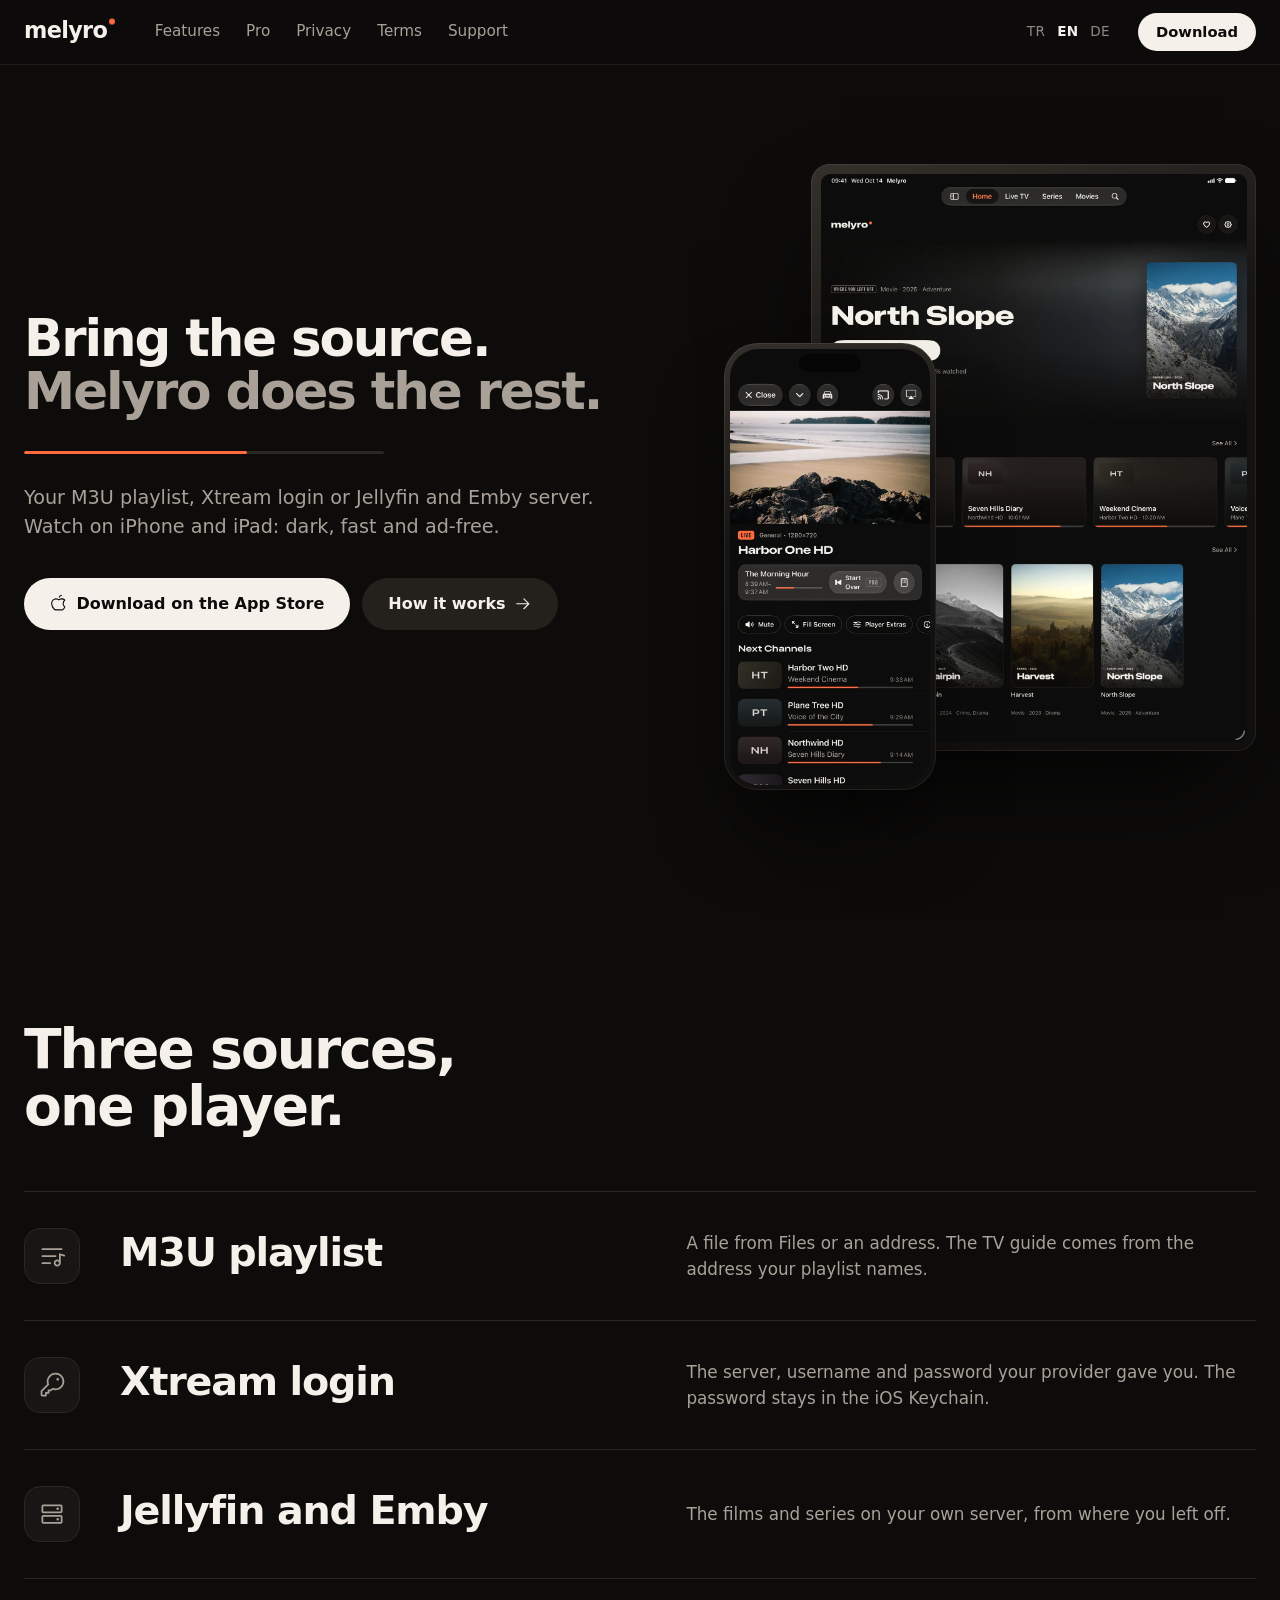
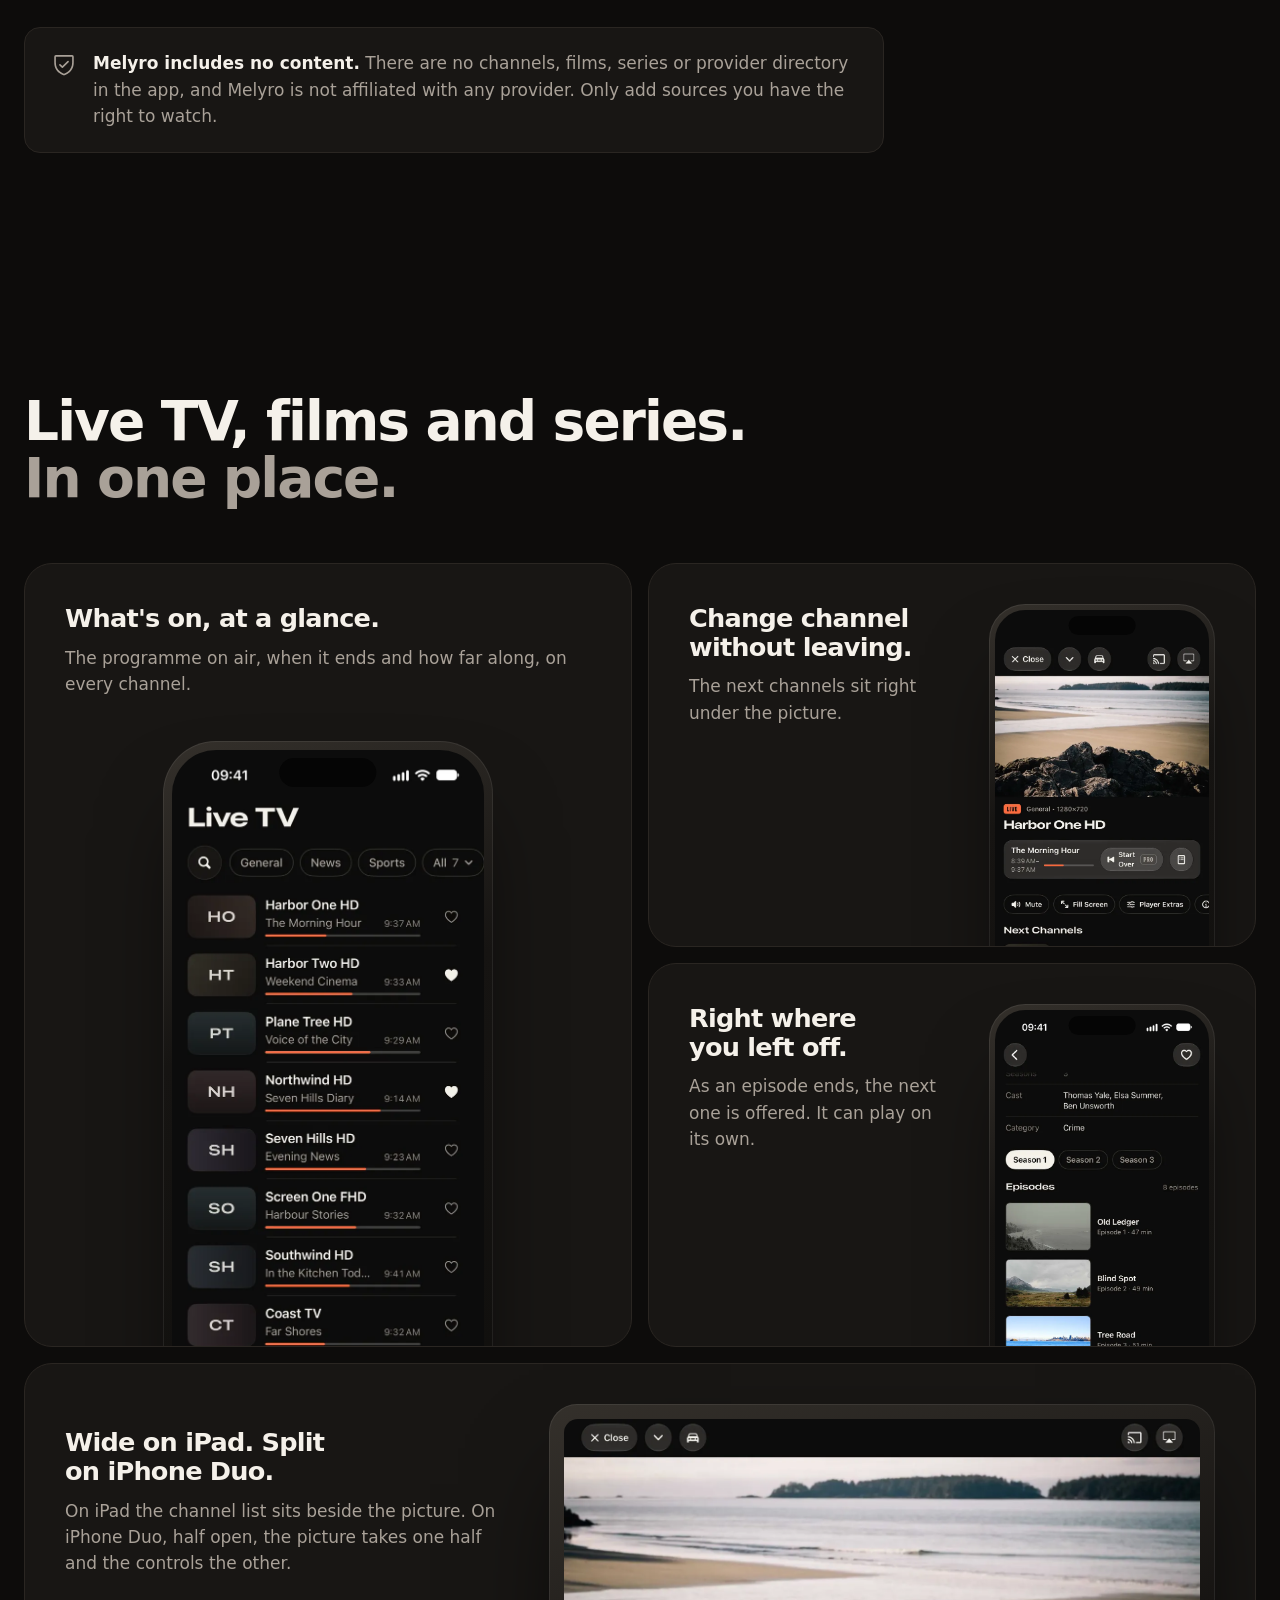
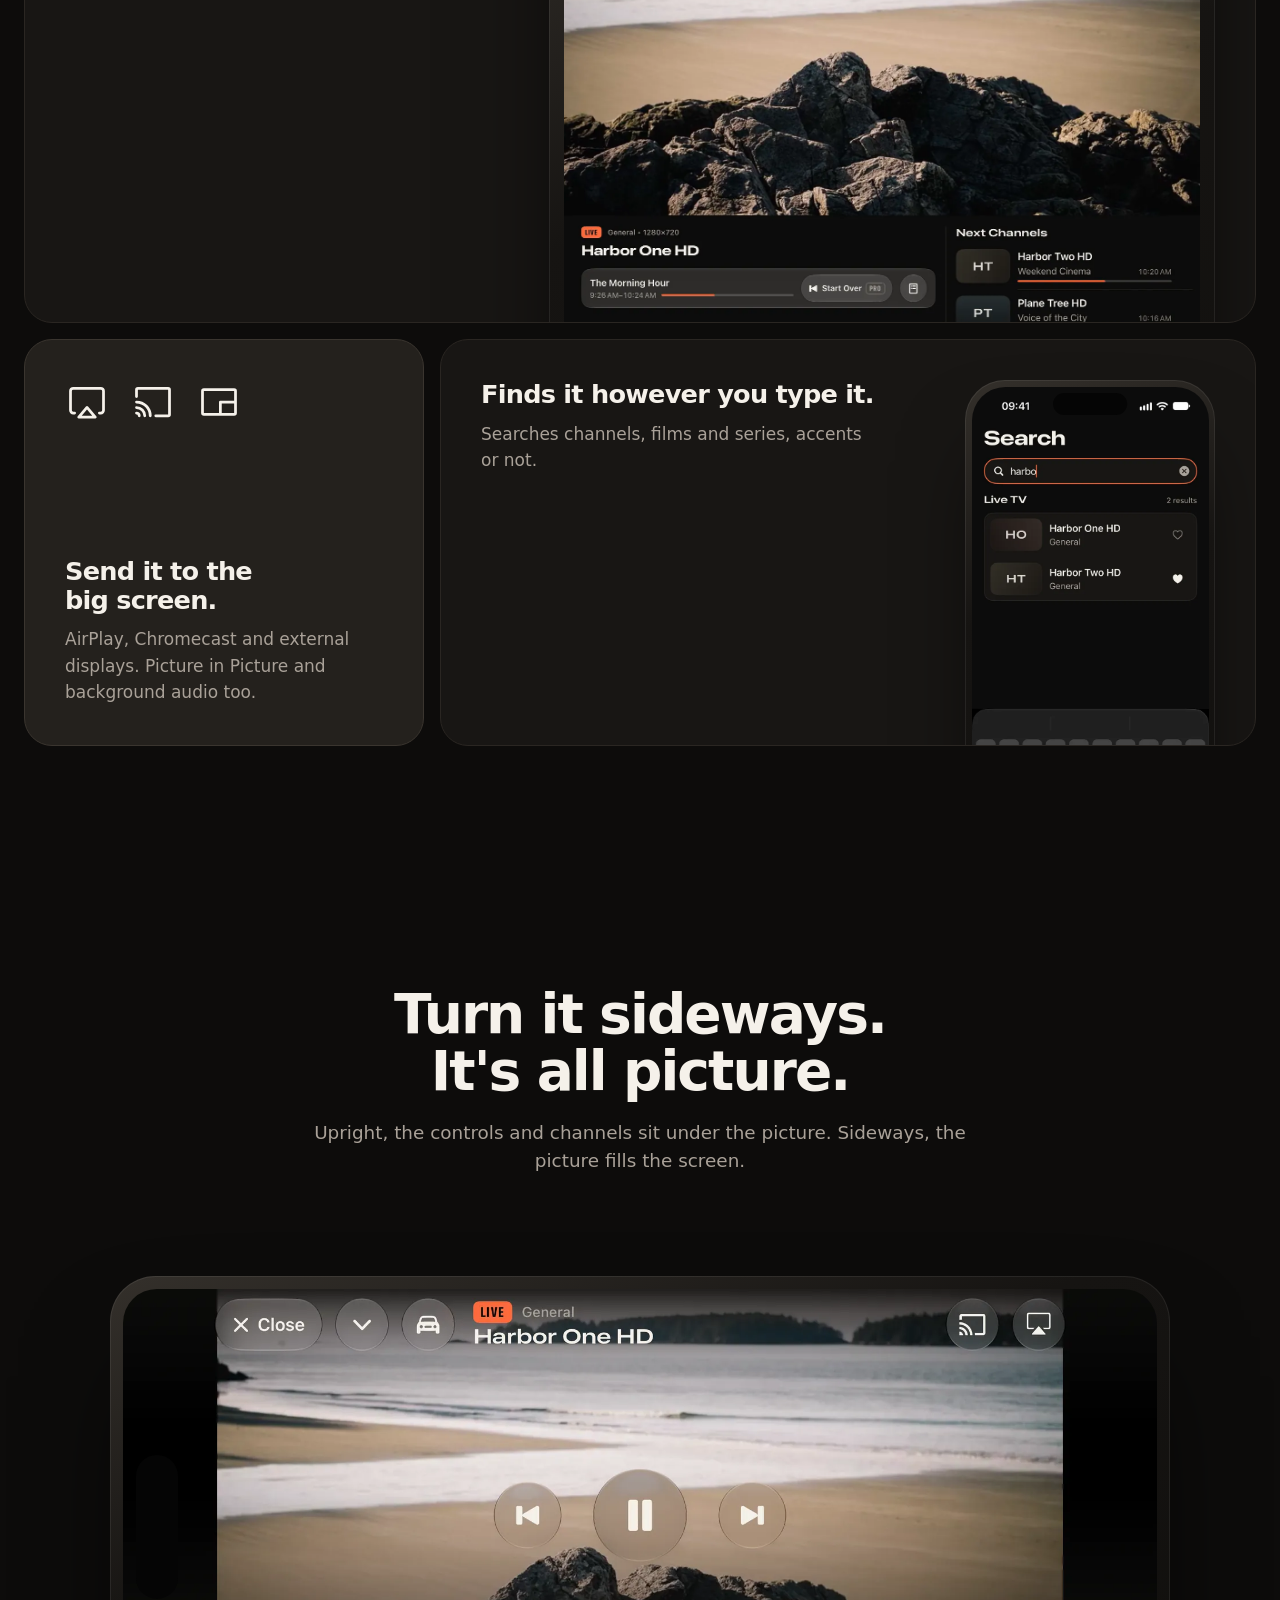
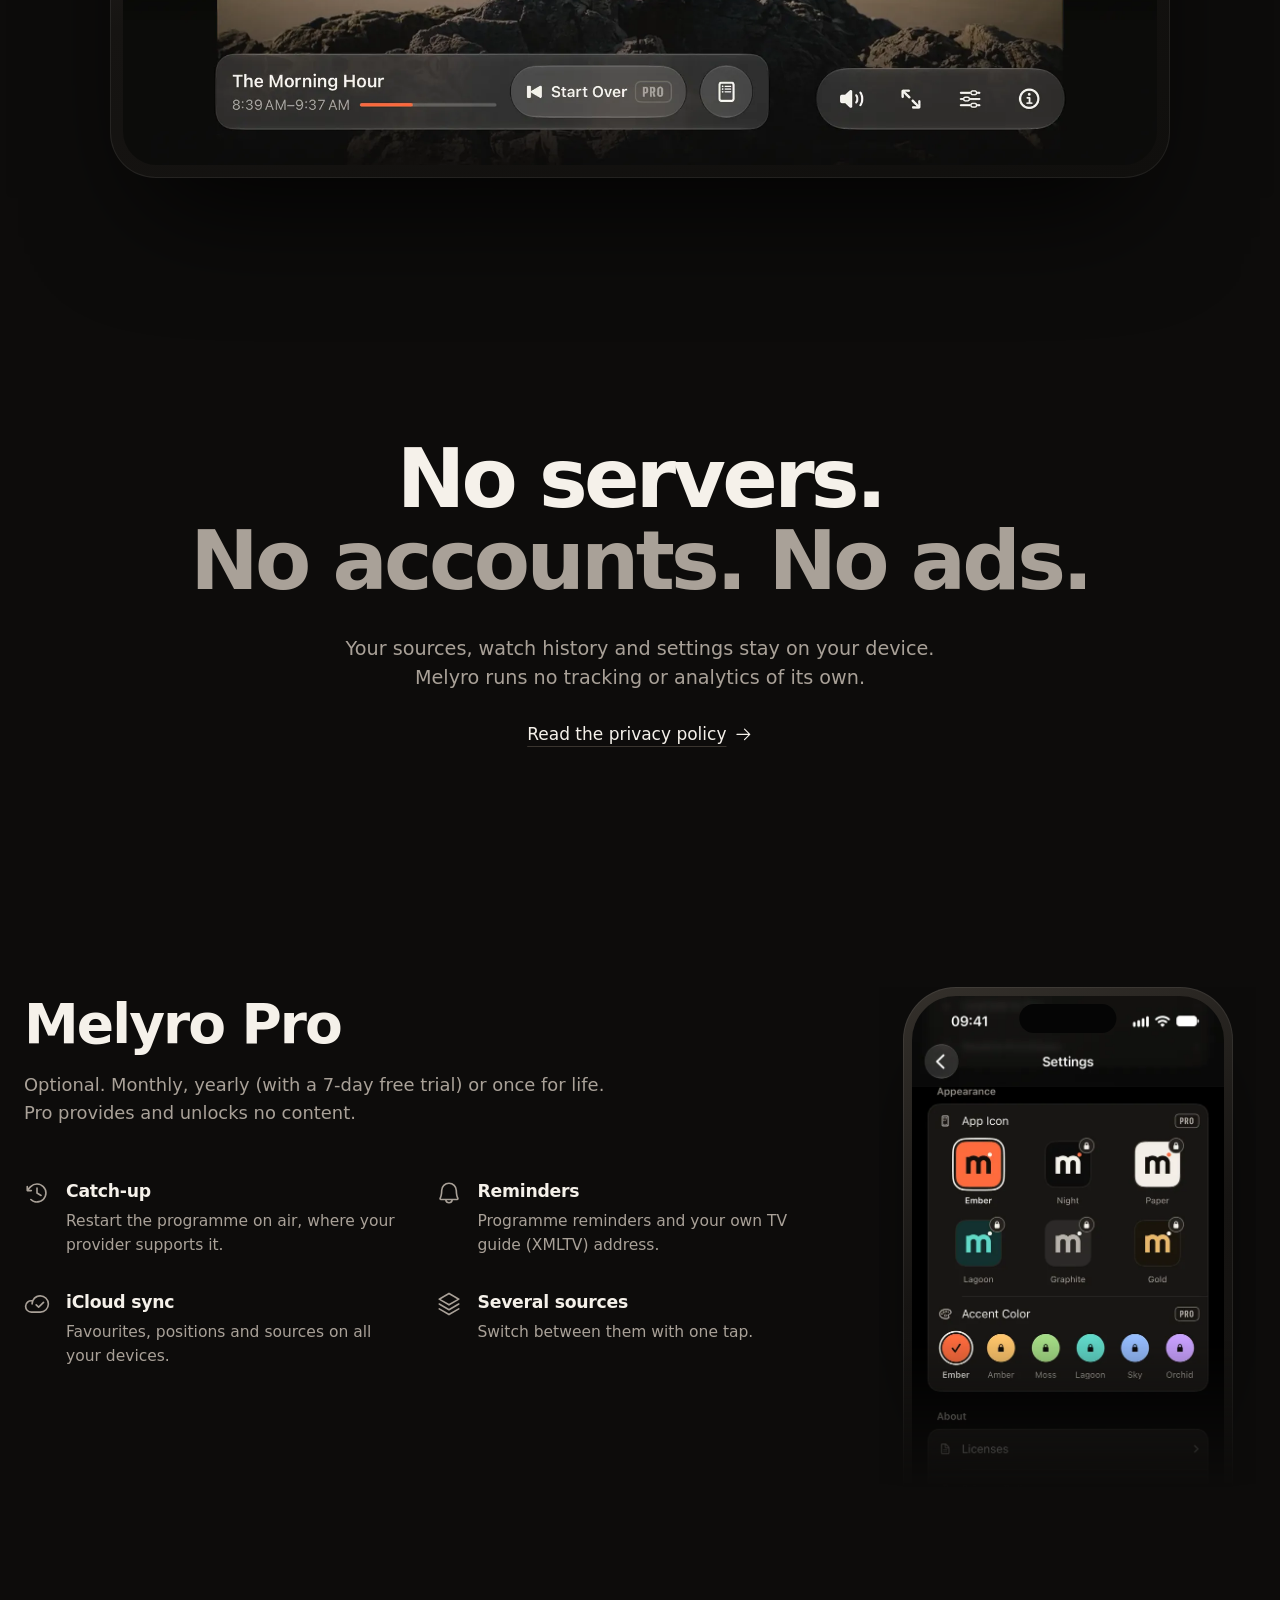
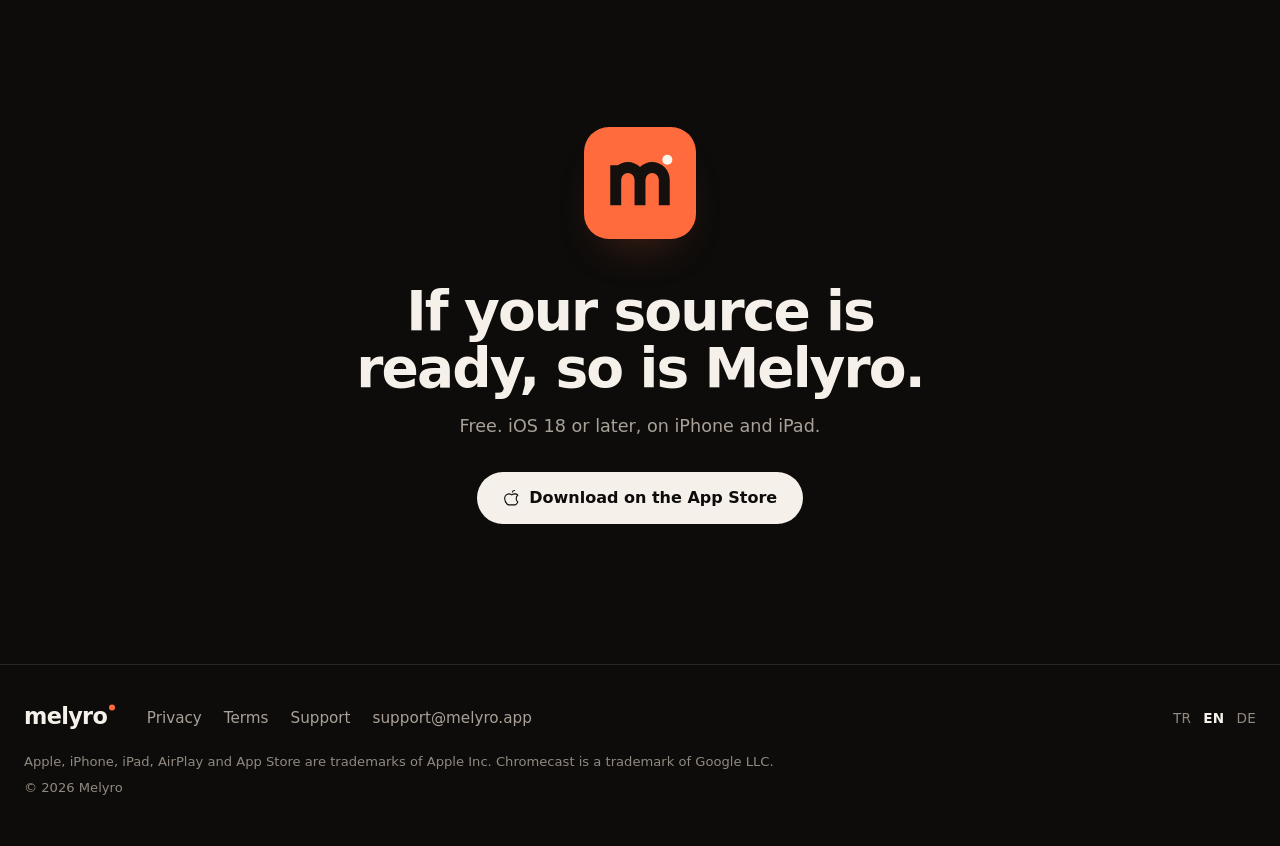
<file: index-en.html>
<!doctype html>
<html lang="en">
<head>
<meta charset="utf-8">
<meta name="viewport" content="width=device-width, initial-scale=1, viewport-fit=cover">
<meta name="robots" content="index">
<meta name="description" content="Melyro plays your own M3U playlist, Xtream login or Jellyfin and Emby server on iPhone and iPad. Dark, fast and ad-free. It includes no content.">
<meta name="theme-color" content="#0D0C0B">
<meta name="color-scheme" content="dark">
<meta name="apple-itunes-app" content="app-id=6812315758">
<meta property="og:type" content="website">
<meta property="og:title" content="Melyro: a media player for iPhone and iPad">
<meta property="og:description" content="Melyro plays your own M3U playlist, Xtream login or Jellyfin and Emby server on iPhone and iPad. Dark, fast and ad-free. It includes no content.">
<meta property="og:url" content="https://melyro.app/index-en.html">
<meta property="og:image" content="https://melyro.app/img/og.png">
<meta name="twitter:card" content="summary_large_image">
<title>Melyro: a media player for iPhone and iPad</title>
<link rel="canonical" href="https://melyro.app/index-en.html">
<link rel="alternate" hreflang="tr" href="https://melyro.app/">
<link rel="alternate" hreflang="en" href="https://melyro.app/index-en.html">
<link rel="alternate" hreflang="de" href="https://melyro.app/index-de.html">
<link rel="icon" href="img/mark.svg" type="image/svg+xml">
<link rel="apple-touch-icon" href="img/apple-touch-icon.png">
<link rel="preload" as="image" href="img/player-en.webp" fetchpriority="high">
<link rel="stylesheet" href="home.css">
<script src="home.js" defer></script>
</head>
<body class="home">
<a class="skip" href="#main">Features</a>
<header class="bar">
  <div class="bar-in">
    <a class="brand" href="index-en.html" aria-label="Melyro"><span class="wm">melyro<span class="lamp" aria-hidden="true"></span></span></a>
    <nav aria-label="Melyro">
      <a href="#ozellikler">Features</a>
      <a href="#pro">Pro</a>
      <a href="privacy-en.html">Privacy</a>
      <a href="terms-en.html">Terms</a>
      <a href="support.html#en">Support</a>
    </nav>
    <div class="langs" role="group" aria-label="Language"><a href="index.html" hreflang="tr" lang="tr">TR</a><strong aria-current="page">EN</strong><a href="index-de.html" hreflang="de" lang="de">DE</a></div>
    <a class="btn btn-primary btn-small" href="https://apps.apple.com/app/id6812315758">Download</a>
  </div>
</header>

<main id="main">
<section class="hero">
  <div class="hero-copy">
    <h1 style="--h1max:3.68rem;--h1v:4.02vw"><span class="l1">Bring the source.</span><span class="l2">Melyro does the rest.</span></h1>
    <div class="now" aria-hidden="true"><span></span></div>
    <p class="hero-sub">Your M3U playlist, Xtream login or Jellyfin and Emby server. Watch on iPhone and iPad: dark, fast and ad-free.</p>
    <div class="ctas">
      <a class="btn btn-primary " href="https://apps.apple.com/app/id6812315758"><svg class="ic ic-btn" aria-hidden="true" focusable="false" xmlns="http://www.w3.org/2000/svg" viewBox="0 0 256 256" fill="currentColor"><path d="M223.3,169.59a8.07,8.07,0,0,0-2.8-3.4C203.53,154.53,200,134.64,200,120c0-17.67,13.47-33.06,21.5-40.67a8,8,0,0,0,0-11.62C208.82,55.74,187.82,48,168,48a72.2,72.2,0,0,0-40,12.13,71.56,71.56,0,0,0-90.71,9.09A74.63,74.63,0,0,0,16,123.4a127.06,127.06,0,0,0,40.14,89.73A39.8,39.8,0,0,0,83.59,224h87.68a39.84,39.84,0,0,0,29.12-12.57,125,125,0,0,0,17.82-24.6C225.23,174,224.33,172,223.3,169.59Zm-34.63,30.94a23.76,23.76,0,0,1-17.4,7.47H83.59a23.82,23.82,0,0,1-16.44-6.51A111.14,111.14,0,0,1,32,123,58.5,58.5,0,0,1,48.65,80.47,54.81,54.81,0,0,1,88,64h.78A55.45,55.45,0,0,1,123,76.28a8,8,0,0,0,10,0A55.44,55.44,0,0,1,168,64a70.64,70.64,0,0,1,36,10.35c-13,14.52-20,30.47-20,45.65,0,23.77,7.64,42.73,22.18,55.3A105.82,105.82,0,0,1,188.67,200.53ZM128.23,30A40,40,0,0,1,167,0h1a8,8,0,0,1,0,16h-1a24,24,0,0,0-23.24,18,8,8,0,1,1-15.5-4Z"/></svg><span>Download on the App Store</span></a>
      <a class="btn btn-ghost" href="#kaynaklar">How it works<svg class="ic ic-btn" aria-hidden="true" focusable="false" xmlns="http://www.w3.org/2000/svg" viewBox="0 0 256 256" fill="currentColor"><path d="M221.66,133.66l-72,72a8,8,0,0,1-11.32-11.32L196.69,136H40a8,8,0,0,1,0-16H196.69L138.34,61.66a8,8,0,0,1,11.32-11.32l72,72A8,8,0,0,1,221.66,133.66Z"/></svg></a>
    </div>
  </div>
  <div class="hero-art">
    <div class="tablet"><div class="dev"><img src="img/ipad-home-en.webp" alt="Melyro Home on iPad: continue watching, live channels and favourites" width="1400" height="1867"></div></div>
    <div class="phone hero-phone"><div class="dev"><img src="img/player-en.webp" alt="The Melyro player: the programme on air and the next channels under the picture" width="640" height="1390" fetchpriority="high"><span class="island" aria-hidden="true"></span></div></div>
  </div>
</section>

<section class="sources" id="kaynaklar">
  <h2 data-reveal>Three sources, one player.</h2>
  <ol class="src-list">
    <li class="src" data-reveal>
      <span class="src-ic"><svg class="ic" aria-hidden="true" focusable="false" xmlns="http://www.w3.org/2000/svg" viewBox="0 0 256 256" fill="currentColor"><path d="M32,64a8,8,0,0,1,8-8H216a8,8,0,0,1,0,16H40A8,8,0,0,1,32,64Zm8,72H160a8,8,0,0,0,0-16H40a8,8,0,0,0,0,16Zm72,48H40a8,8,0,0,0,0,16h72a8,8,0,0,0,0-16Zm135.66-57.7a8,8,0,0,1-10,5.36L208,122.75V192a32.05,32.05,0,1,1-16-27.69V112a8,8,0,0,1,10.3-7.66l40,12A8,8,0,0,1,247.66,126.3ZM192,192a16,16,0,1,0-16,16A16,16,0,0,0,192,192Z"/></svg></span>
      <h3>M3U playlist</h3>
      <p>A file from Files or an address. The TV guide comes from the address your playlist names.</p>
    </li>
<li class="src" data-reveal>
      <span class="src-ic"><svg class="ic" aria-hidden="true" focusable="false" xmlns="http://www.w3.org/2000/svg" viewBox="0 0 256 256" fill="currentColor"><path d="M216.57,39.43A80,80,0,0,0,83.91,120.78L28.69,176A15.86,15.86,0,0,0,24,187.31V216a16,16,0,0,0,16,16H72a8,8,0,0,0,8-8V208H96a8,8,0,0,0,8-8V184h16a8,8,0,0,0,5.66-2.34l9.56-9.57A79.73,79.73,0,0,0,160,176h.1A80,80,0,0,0,216.57,39.43ZM224,98.1c-1.09,34.09-29.75,61.86-63.89,61.9H160a63.7,63.7,0,0,1-23.65-4.51,8,8,0,0,0-8.84,1.68L116.69,168H96a8,8,0,0,0-8,8v16H72a8,8,0,0,0-8,8v16H40V187.31l58.83-58.82a8,8,0,0,0,1.68-8.84A63.72,63.72,0,0,1,96,95.92c0-34.14,27.81-62.8,61.9-63.89A64,64,0,0,1,224,98.1ZM192,76a12,12,0,1,1-12-12A12,12,0,0,1,192,76Z"/></svg></span>
      <h3>Xtream login</h3>
      <p>The server, username and password your provider gave you. The password stays in the iOS Keychain.</p>
    </li>
<li class="src" data-reveal>
      <span class="src-ic"><svg class="ic" aria-hidden="true" focusable="false" xmlns="http://www.w3.org/2000/svg" viewBox="0 0 256 256" fill="currentColor"><path d="M208,136H48a16,16,0,0,0-16,16v48a16,16,0,0,0,16,16H208a16,16,0,0,0,16-16V152A16,16,0,0,0,208,136Zm0,64H48V152H208v48Zm0-160H48A16,16,0,0,0,32,56v48a16,16,0,0,0,16,16H208a16,16,0,0,0,16-16V56A16,16,0,0,0,208,40Zm0,64H48V56H208v48ZM192,80a12,12,0,1,1-12-12A12,12,0,0,1,192,80Zm0,96a12,12,0,1,1-12-12A12,12,0,0,1,192,176Z"/></svg></span>
      <h3>Jellyfin and Emby</h3>
      <p>The films and series on your own server, from where you left off.</p>
    </li>
  </ol>
  <div class="note" data-reveal>
    <svg class="ic" aria-hidden="true" focusable="false" xmlns="http://www.w3.org/2000/svg" viewBox="0 0 256 256" fill="currentColor"><path d="M208,40H48A16,16,0,0,0,32,56v56c0,52.72,25.52,84.67,46.93,102.19,23.06,18.86,46,25.26,47,25.53a8,8,0,0,0,4.2,0c1-.27,23.91-6.67,47-25.53C198.48,196.67,224,164.72,224,112V56A16,16,0,0,0,208,40Zm0,72c0,37.07-13.66,67.16-40.6,89.42A129.3,129.3,0,0,1,128,223.62a128.25,128.25,0,0,1-38.92-21.81C61.82,179.51,48,149.3,48,112l0-56,160,0ZM82.34,141.66a8,8,0,0,1,11.32-11.32L112,148.69l50.34-50.35a8,8,0,0,1,11.32,11.32l-56,56a8,8,0,0,1-11.32,0Z"/></svg>
    <p><strong>Melyro includes no content.</strong> There are no channels, films, series or provider directory in the app, and Melyro is not affiliated with any provider. Only add sources you have the right to watch.</p>
  </div>
</section>

<section class="features" id="ozellikler">
  <h2 class="two" data-reveal><span>Live TV, films and series.</span><span>In one place.</span></h2>
  <div class="bento">
    <article class="cell c-live" data-reveal>
      <div class="cell-txt"><h3>What&#x27;s on, at a glance.</h3><p>The programme on air, when it ends and how far along, on every channel.</p></div>
      <div class="phone rise"><div class="dev"><img src="img/live-en.webp" alt="Live TV list: the programme on air and a progress line on every channel" width="640" height="1390" loading="lazy" decoding="async"><span class="island" aria-hidden="true"></span></div></div>
    </article>
    <article class="cell c-player" data-reveal>
      <div class="cell-txt"><h3>Change channel without leaving.</h3><p>The next channels sit right under the picture.</p></div>
      <div class="phone rise peek"><div class="dev"><img src="img/player-en.webp" alt="The Melyro player: the programme on air and the next channels under the picture" width="640" height="1390" loading="lazy" decoding="async"><span class="island" aria-hidden="true"></span></div></div>
    </article>
    <article class="cell c-series" data-reveal>
      <div class="cell-txt"><h3>Right where you left off.</h3><p>As an episode ends, the next one is offered. It can play on its own.</p></div>
      <div class="phone rise peek"><div class="dev"><img src="img/series-en.webp" alt="Series screen: seasons and episodes" width="640" height="1390" loading="lazy" decoding="async"><span class="island" aria-hidden="true"></span></div></div>
    </article>
    <article class="cell c-ipad" data-reveal>
      <div class="cell-txt"><h3>Wide on iPad. Split on iPhone Duo.</h3><p>On iPad the channel list sits beside the picture. On iPhone Duo, half open, the picture takes one half and the controls the other.</p></div>
      <div class="tablet tablet-cell"><div class="dev"><img src="img/ipad-player-en.webp" alt="The player on iPad: the channel list beside the picture" width="1400" height="1867" loading="lazy" decoding="async"></div></div>
    </article>
    <article class="cell c-cast" data-reveal>
      <div class="cast-icons"><svg class="ic ic-xl" aria-hidden="true" focusable="false" xmlns="http://www.w3.org/2000/svg" viewBox="0 0 256 256" fill="currentColor"><path d="M134.08,154.79a8,8,0,0,0-12.15,0l-48,56A8,8,0,0,0,80,224h96a8,8,0,0,0,6.07-13.21ZM97.39,208,128,172.29,158.61,208ZM232,64V176a24,24,0,0,1-24,24h-8a8,8,0,0,1,0-16h8a8,8,0,0,0,8-8V64a8,8,0,0,0-8-8H48a8,8,0,0,0-8,8V176a8,8,0,0,0,8,8h8a8,8,0,0,1,0,16H48a24,24,0,0,1-24-24V64A24,24,0,0,1,48,40H208A24,24,0,0,1,232,64Z"/></svg><svg class="ic ic-xl" aria-hidden="true" focusable="false" xmlns="http://www.w3.org/2000/svg" viewBox="0 0 256 256" fill="currentColor"><path d="M232,56V200a16,16,0,0,1-16,16H144a8,8,0,0,1,0-16h72V56H40V96a8,8,0,0,1-16,0V56A16,16,0,0,1,40,40H216A16,16,0,0,1,232,56ZM32,184a8,8,0,0,0,0,16,8,8,0,0,1,8,8,8,8,0,0,0,16,0A24,24,0,0,0,32,184Zm0-32a8,8,0,0,0,0,16,40,40,0,0,1,40,40,8,8,0,0,0,16,0A56.06,56.06,0,0,0,32,152Zm0-32a8,8,0,0,0,0,16,72.08,72.08,0,0,1,72,72,8,8,0,0,0,16,0A88.1,88.1,0,0,0,32,120Z"/></svg><svg class="ic ic-xl" aria-hidden="true" focusable="false" xmlns="http://www.w3.org/2000/svg" viewBox="0 0 256 256" fill="currentColor"><path d="M216,48H40A16,16,0,0,0,24,64V192a16,16,0,0,0,16,16H216a16,16,0,0,0,16-16V64A16,16,0,0,0,216,48ZM40,64H216v56H136a8,8,0,0,0-8,8v64H40ZM216,192H144V136h72v56Z"/></svg></div>
      <div class="cell-txt"><h3>Send it to the big screen.</h3><p>AirPlay, Chromecast and external displays. Picture in Picture and background audio too.</p></div>
    </article>
    <article class="cell c-search" data-reveal>
      <div class="cell-txt"><h3>Finds it however you type it.</h3><p>Searches channels, films and series, accents or not.</p></div>
      <div class="phone rise peek"><div class="dev"><img src="img/search-en.webp" alt="Search results: two matching channels" width="640" height="1390" loading="lazy" decoding="async"><span class="island" aria-hidden="true"></span></div></div>
    </article>
  </div>
</section>

<section class="land">
  <div class="land-copy" data-reveal>
    <h2>Turn it sideways. It&#x27;s all picture.</h2>
    <p>Upright, the controls and channels sit under the picture. Sideways, the picture fills the screen.</p>
  </div>
  <div class="land-stage">
    <div class="phone-land"><div class="dev"><img src="img/landscape-en.webp" alt="Landscape player: the picture fills the screen" width="1800" height="828" loading="lazy" decoding="async"><span class="island" aria-hidden="true"></span></div></div>
  </div>
</section>

<section class="privacy">
  <h2 data-reveal><span>No servers.</span><span>No accounts. No ads.</span></h2>
  <p data-reveal>Your sources, watch history and settings stay on your device. Melyro runs no tracking or analytics of its own.</p>
  <a class="link" href="privacy-en.html" data-reveal>Read the privacy policy<svg class="ic ic-btn" aria-hidden="true" focusable="false" xmlns="http://www.w3.org/2000/svg" viewBox="0 0 256 256" fill="currentColor"><path d="M221.66,133.66l-72,72a8,8,0,0,1-11.32-11.32L196.69,136H40a8,8,0,0,1,0-16H196.69L138.34,61.66a8,8,0,0,1,11.32-11.32l72,72A8,8,0,0,1,221.66,133.66Z"/></svg></a>
</section>

<section class="pro" id="pro">
  <div class="pro-copy">
    <h2 data-reveal>Melyro Pro</h2>
    <p class="pro-sub" data-reveal>Optional. Monthly, yearly (with a 7-day free trial) or once for life. Pro provides and unlocks no content.</p>
    <ul class="pro-list">
      <li data-reveal><svg class="ic" aria-hidden="true" focusable="false" xmlns="http://www.w3.org/2000/svg" viewBox="0 0 256 256" fill="currentColor"><path d="M136,80v43.47l36.12,21.67a8,8,0,0,1-8.24,13.72l-40-24A8,8,0,0,1,120,128V80a8,8,0,0,1,16,0Zm-8-48A95.44,95.44,0,0,0,60.08,60.15C52.81,67.51,46.35,74.59,40,82V64a8,8,0,0,0-16,0v40a8,8,0,0,0,8,8H72a8,8,0,0,0,0-16H49c7.15-8.42,14.27-16.35,22.39-24.57a80,80,0,1,1,1.66,114.75,8,8,0,1,0-11,11.64A96,96,0,1,0,128,32Z"/></svg><div><h3>Catch-up</h3><p>Restart the programme on air, where your provider supports it.</p></div></li>
<li data-reveal><svg class="ic" aria-hidden="true" focusable="false" xmlns="http://www.w3.org/2000/svg" viewBox="0 0 256 256" fill="currentColor"><path d="M221.8,175.94C216.25,166.38,208,139.33,208,104a80,80,0,1,0-160,0c0,35.34-8.26,62.38-13.81,71.94A16,16,0,0,0,48,200H88.81a40,40,0,0,0,78.38,0H208a16,16,0,0,0,13.8-24.06ZM128,216a24,24,0,0,1-22.62-16h45.24A24,24,0,0,1,128,216ZM48,184c7.7-13.24,16-43.92,16-80a64,64,0,1,1,128,0c0,36.05,8.28,66.73,16,80Z"/></svg><div><h3>Reminders</h3><p>Programme reminders and your own TV guide (XMLTV) address.</p></div></li>
<li data-reveal><svg class="ic" aria-hidden="true" focusable="false" xmlns="http://www.w3.org/2000/svg" viewBox="0 0 256 256" fill="currentColor"><path d="M160,40A88.09,88.09,0,0,0,81.29,88.67,64,64,0,1,0,72,216h88a88,88,0,0,0,0-176Zm0,160H72a48,48,0,0,1,0-96c1.1,0,2.2,0,3.29.11A88,88,0,0,0,72,128a8,8,0,0,0,16,0,72,72,0,1,1,72,72Zm37.66-93.66a8,8,0,0,1,0,11.32l-48,48a8,8,0,0,1-11.32,0l-24-24a8,8,0,0,1,11.32-11.32L144,148.69l42.34-42.35A8,8,0,0,1,197.66,106.34Z"/></svg><div><h3>iCloud sync</h3><p>Favourites, positions and sources on all your devices.</p></div></li>
<li data-reveal><svg class="ic" aria-hidden="true" focusable="false" xmlns="http://www.w3.org/2000/svg" viewBox="0 0 256 256" fill="currentColor"><path d="M230.91,172A8,8,0,0,1,228,182.91l-96,56a8,8,0,0,1-8.06,0l-96-56A8,8,0,0,1,36,169.09l92,53.65,92-53.65A8,8,0,0,1,230.91,172ZM220,121.09l-92,53.65L36,121.09A8,8,0,0,0,28,134.91l96,56a8,8,0,0,0,8.06,0l96-56A8,8,0,1,0,220,121.09ZM24,80a8,8,0,0,1,4-6.91l96-56a8,8,0,0,1,8.06,0l96,56a8,8,0,0,1,0,13.82l-96,56a8,8,0,0,1-8.06,0l-96-56A8,8,0,0,1,24,80Zm23.88,0L128,126.74,208.12,80,128,33.26Z"/></svg><div><h3>Several sources</h3><p>Switch between them with one tap.</p></div></li>
<li data-reveal><svg class="ic" aria-hidden="true" focusable="false" xmlns="http://www.w3.org/2000/svg" viewBox="0 0 256 256" fill="currentColor"><path d="M128,40a96,96,0,1,0,96,96A96.11,96.11,0,0,0,128,40Zm0,176a80,80,0,1,1,80-80A80.09,80.09,0,0,1,128,216ZM173.66,90.34a8,8,0,0,1,0,11.32l-40,40a8,8,0,0,1-11.32-11.32l40-40A8,8,0,0,1,173.66,90.34ZM96,16a8,8,0,0,1,8-8h48a8,8,0,0,1,0,16H104A8,8,0,0,1,96,16Z"/></svg><div><h3>Player extras</h3><p>Sleep timer, playback speed, remembered audio and subtitles.</p></div></li>
<li data-reveal><svg class="ic" aria-hidden="true" focusable="false" xmlns="http://www.w3.org/2000/svg" viewBox="0 0 256 256" fill="currentColor"><path d="M200.77,53.89A103.27,103.27,0,0,0,128,24h-1.07A104,104,0,0,0,24,128c0,43,26.58,79.06,69.36,94.17A32,32,0,0,0,136,192a16,16,0,0,1,16-16h46.21a31.81,31.81,0,0,0,31.2-24.88,104.43,104.43,0,0,0,2.59-24A103.28,103.28,0,0,0,200.77,53.89Zm13,93.71A15.89,15.89,0,0,1,198.21,160H152a32,32,0,0,0-32,32,16,16,0,0,1-21.31,15.07C62.49,194.3,40,164,40,128a88,88,0,0,1,87.09-88h.9a88.35,88.35,0,0,1,88,87.25A88.86,88.86,0,0,1,213.81,147.6ZM140,76a12,12,0,1,1-12-12A12,12,0,0,1,140,76ZM96,100A12,12,0,1,1,84,88,12,12,0,0,1,96,100Zm0,56a12,12,0,1,1-12-12A12,12,0,0,1,96,156Zm88-56a12,12,0,1,1-12-12A12,12,0,0,1,184,100Z"/></svg><div><h3>Make it yours</h3><p>Home layout, six icons and six accent colours.</p></div></li>
    </ul>
  </div>
  <div class="pro-art" data-reveal><div class="phone look"><div class="dev"><img src="img/look-en.webp" alt="Appearance settings: six app icons and six accent colours" width="640" height="1390" loading="lazy" decoding="async"><span class="island" aria-hidden="true"></span></div></div></div>
</section>

<section class="end">
  <div data-reveal><svg class="end-mark" viewBox="0 0 1024 1024" aria-hidden="true"><rect width="1024" height="1024" fill="#FF6B3D"/><path d="M240 350H340V716H240ZM462 482H562V716H462ZM684 482H784V716H684ZM240 482A161 161 0 0 1 562 482H462A61 61 0 0 0 340 482ZM462 482A161 161 0 0 1 784 482H684A61 61 0 0 0 562 482Z" fill="#14100D"/><circle cx="762" cy="300" r="46" fill="#FFF6EC"/></svg></div>
  <h2 data-reveal>If your source is ready, so is Melyro.</h2>
  <p data-reveal>Free. iOS 18 or later, on iPhone and iPad.</p>
  <div data-reveal><a class="btn btn-primary " href="https://apps.apple.com/app/id6812315758"><svg class="ic ic-btn" aria-hidden="true" focusable="false" xmlns="http://www.w3.org/2000/svg" viewBox="0 0 256 256" fill="currentColor"><path d="M223.3,169.59a8.07,8.07,0,0,0-2.8-3.4C203.53,154.53,200,134.64,200,120c0-17.67,13.47-33.06,21.5-40.67a8,8,0,0,0,0-11.62C208.82,55.74,187.82,48,168,48a72.2,72.2,0,0,0-40,12.13,71.56,71.56,0,0,0-90.71,9.09A74.63,74.63,0,0,0,16,123.4a127.06,127.06,0,0,0,40.14,89.73A39.8,39.8,0,0,0,83.59,224h87.68a39.84,39.84,0,0,0,29.12-12.57,125,125,0,0,0,17.82-24.6C225.23,174,224.33,172,223.3,169.59Zm-34.63,30.94a23.76,23.76,0,0,1-17.4,7.47H83.59a23.82,23.82,0,0,1-16.44-6.51A111.14,111.14,0,0,1,32,123,58.5,58.5,0,0,1,48.65,80.47,54.81,54.81,0,0,1,88,64h.78A55.45,55.45,0,0,1,123,76.28a8,8,0,0,0,10,0A55.44,55.44,0,0,1,168,64a70.64,70.64,0,0,1,36,10.35c-13,14.52-20,30.47-20,45.65,0,23.77,7.64,42.73,22.18,55.3A105.82,105.82,0,0,1,188.67,200.53ZM128.23,30A40,40,0,0,1,167,0h1a8,8,0,0,1,0,16h-1a24,24,0,0,0-23.24,18,8,8,0,1,1-15.5-4Z"/></svg><span>Download on the App Store</span></a></div>
</section>
</main>

<footer class="foot">
  <div class="foot-in">
    <a class="brand" href="index-en.html" aria-label="Melyro"><span class="wm">melyro<span class="lamp" aria-hidden="true"></span></span></a>
    <nav aria-label="Melyro">
      <a href="privacy-en.html">Privacy</a>
      <a href="terms-en.html">Terms</a>
      <a href="support.html#en">Support</a>
      <a href="mailto:support@melyro.app">support@melyro.app</a>
    </nav>
    <div class="langs" role="group" aria-label="Language"><a href="index.html" hreflang="tr" lang="tr">TR</a><strong aria-current="page">EN</strong><a href="index-de.html" hreflang="de" lang="de">DE</a></div>
  </div>
  <p class="tm">Apple, iPhone, iPad, AirPlay and App Store are trademarks of Apple Inc. Chromecast is a trademark of Google LLC.</p>
  <p class="tm">© 2026 Melyro</p>
</footer>
</body>
</html>
</file>
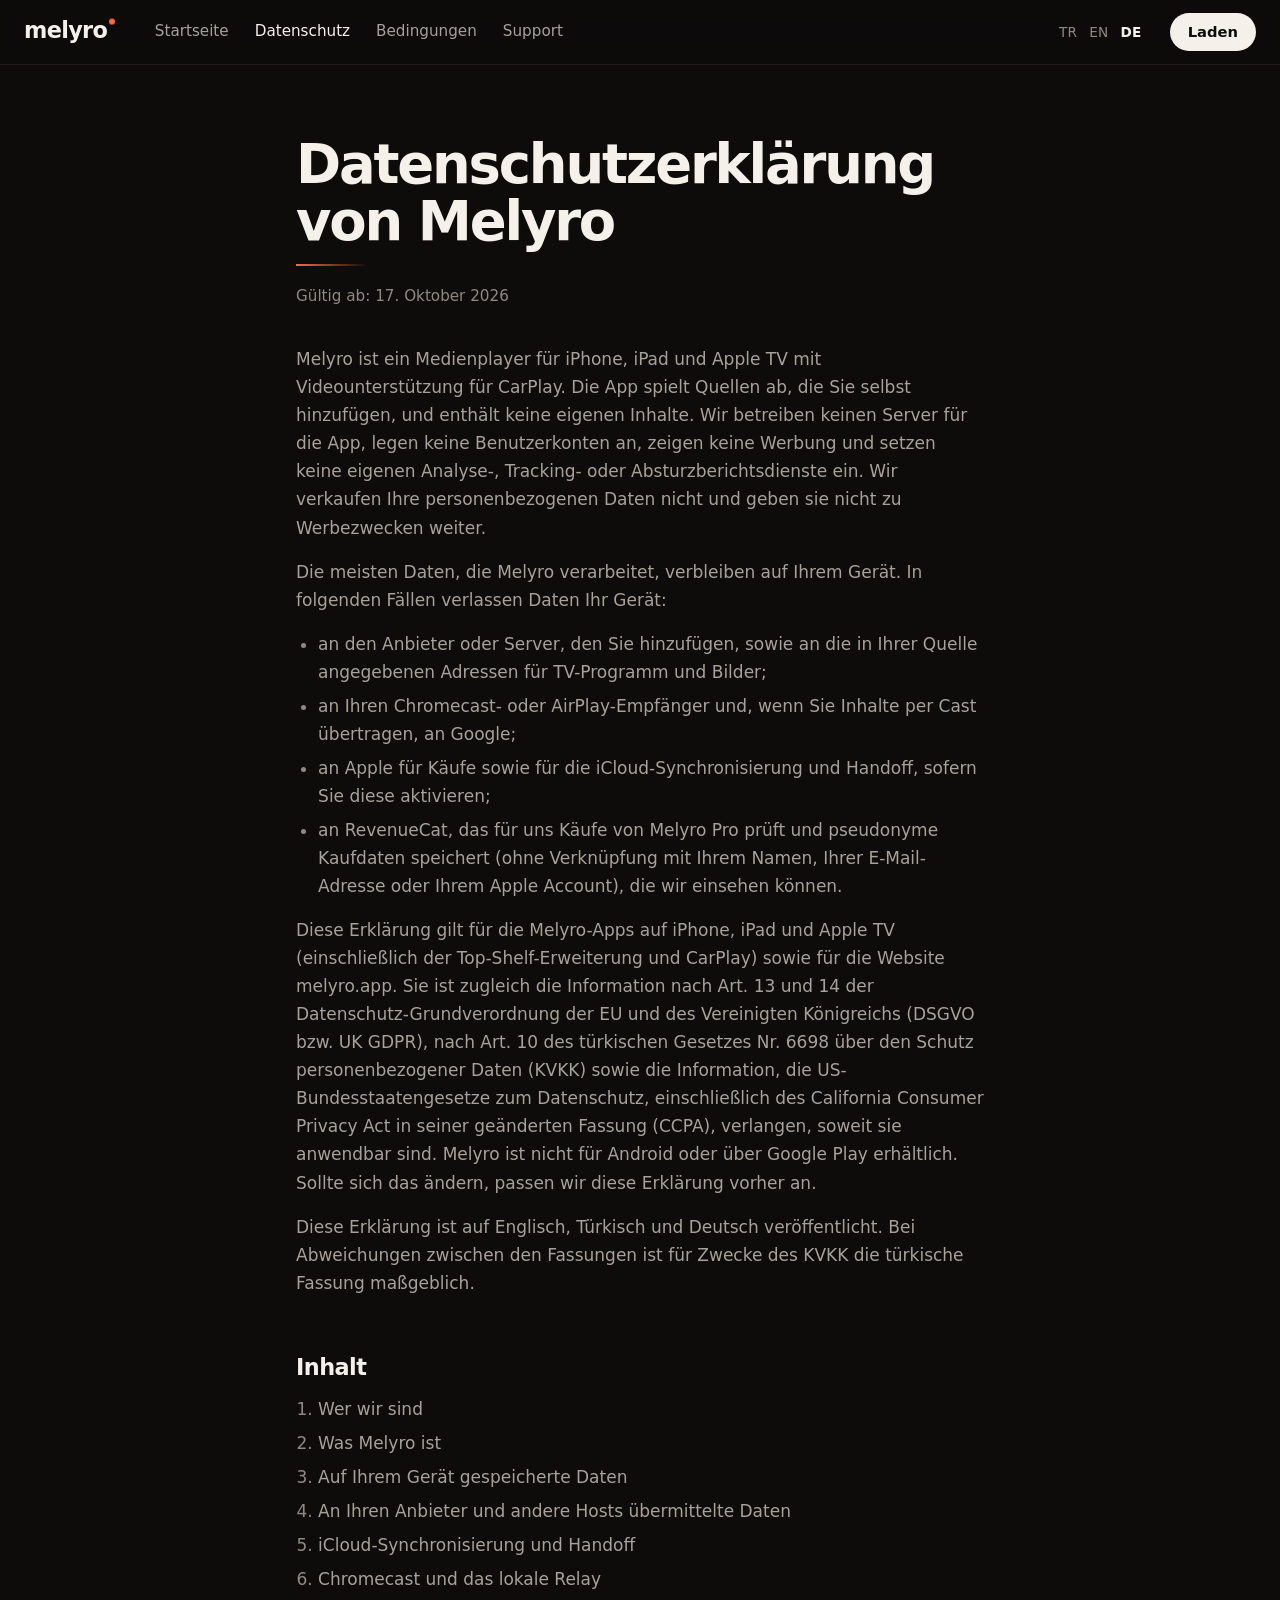
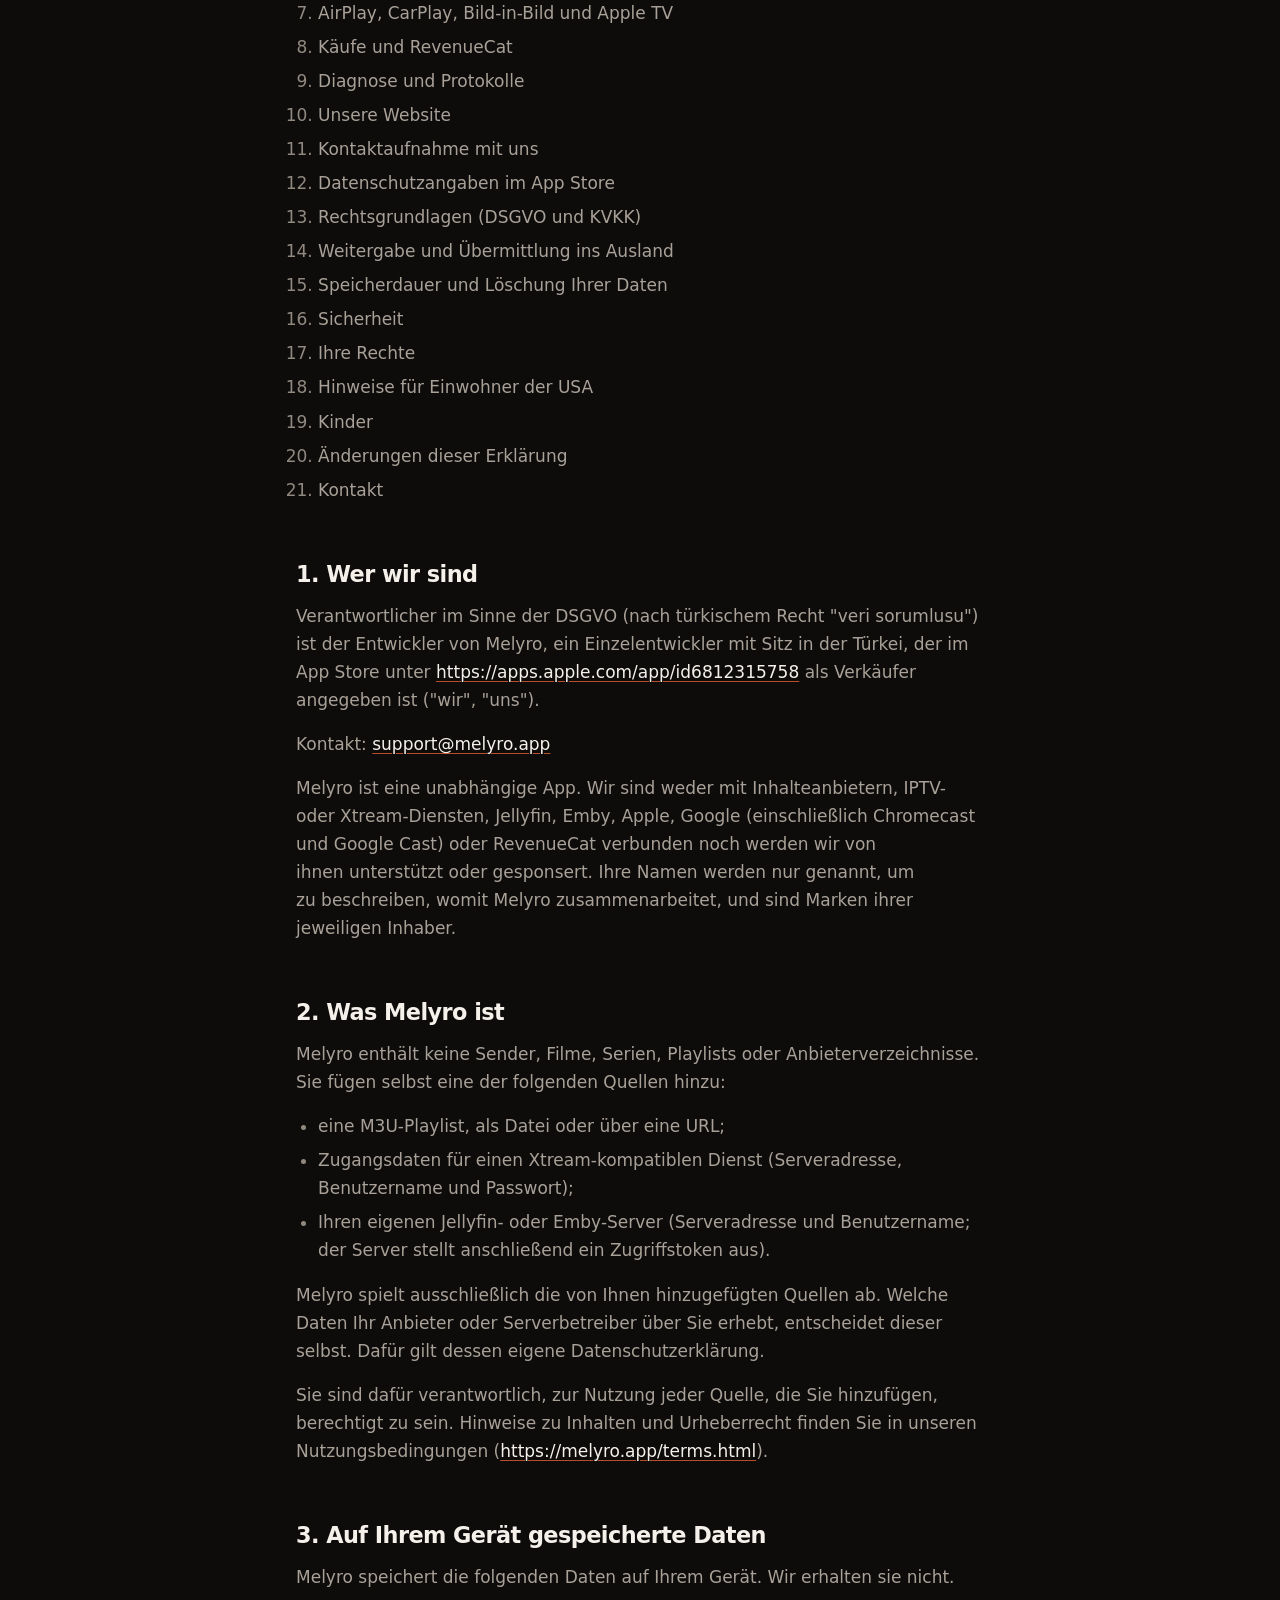
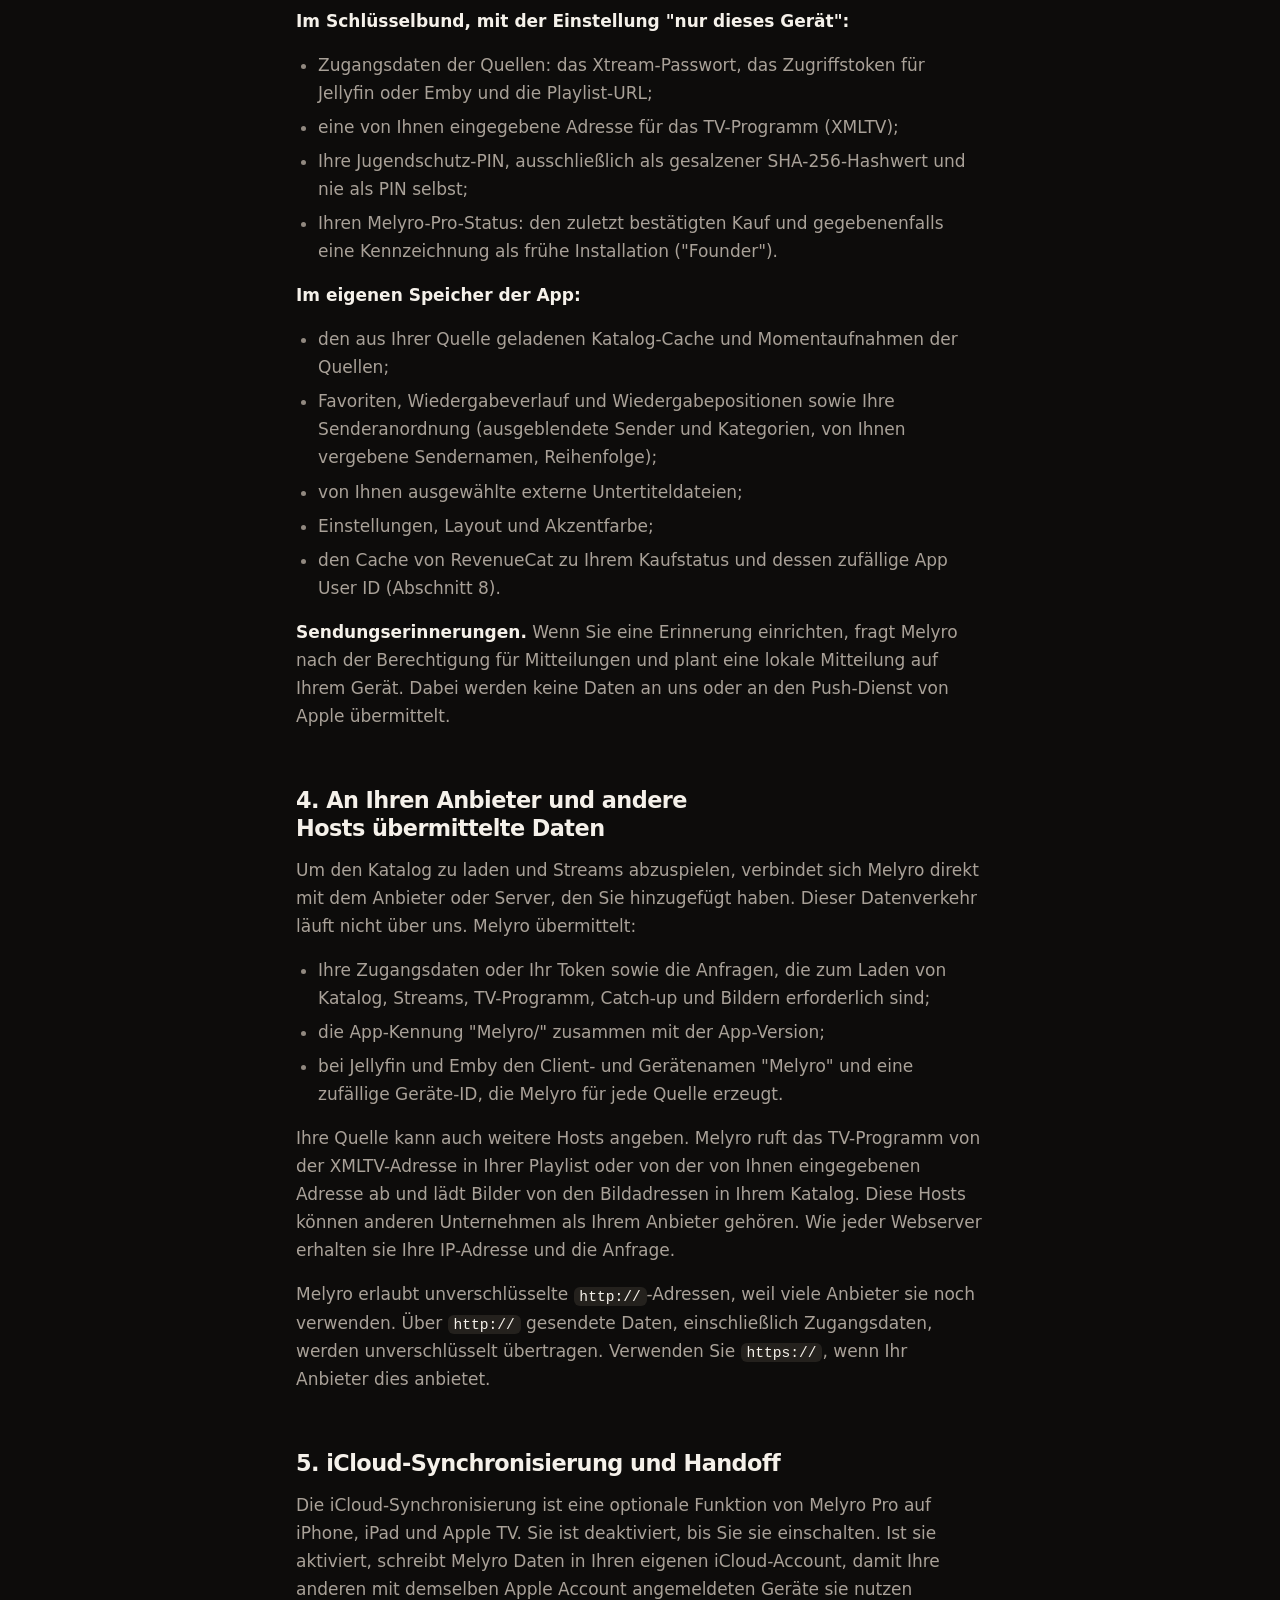
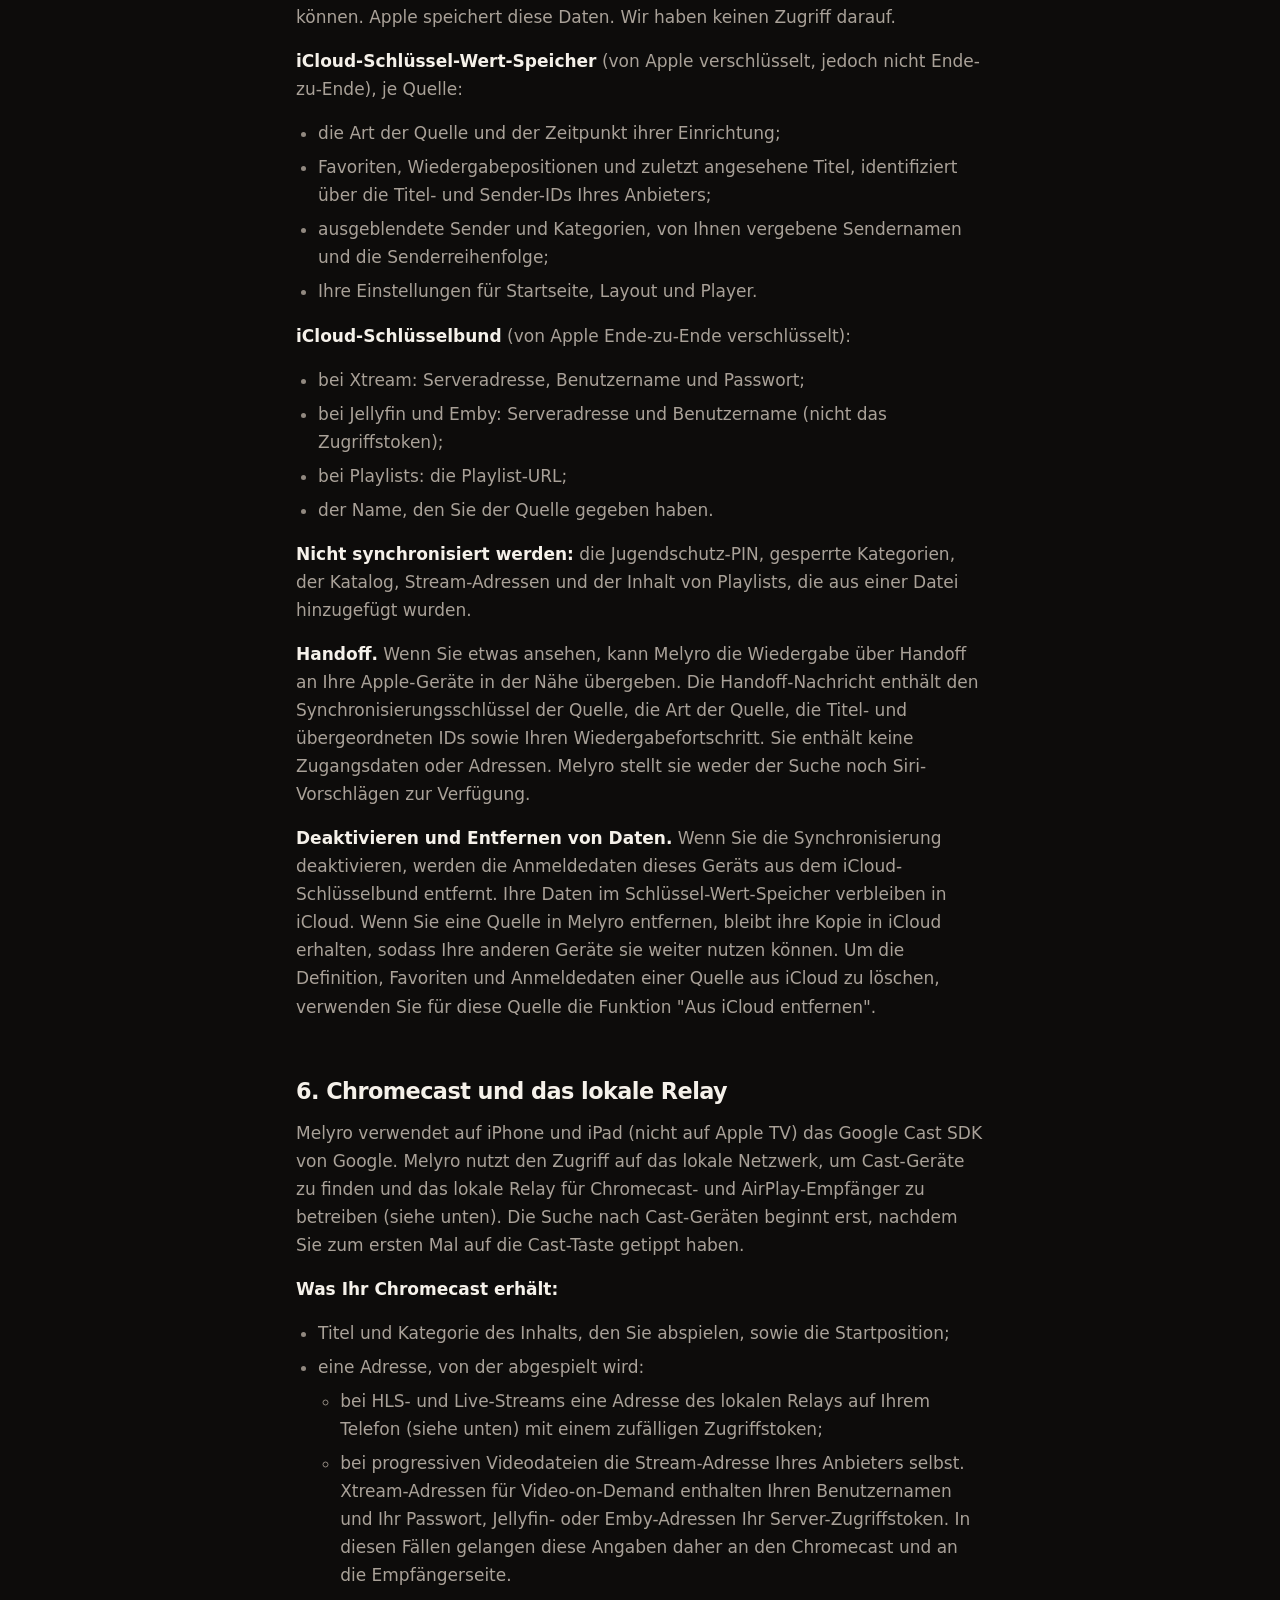
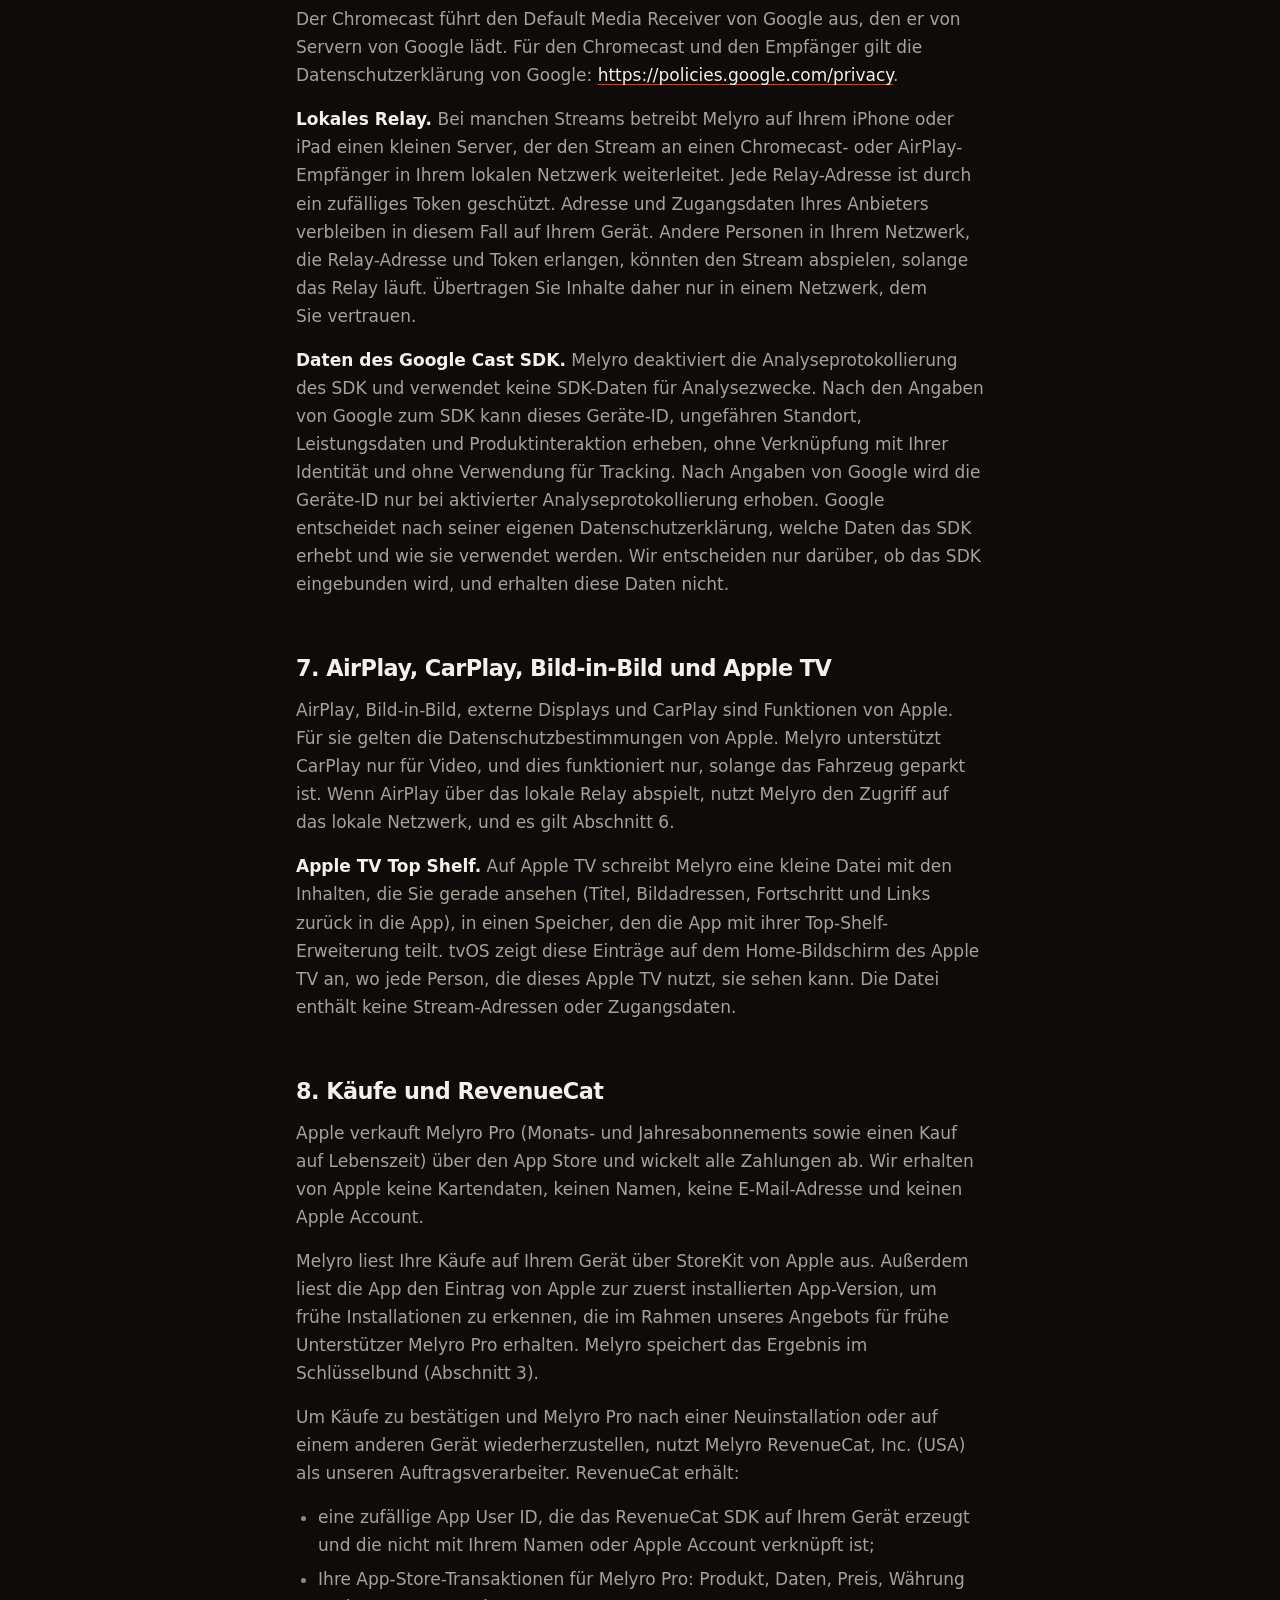
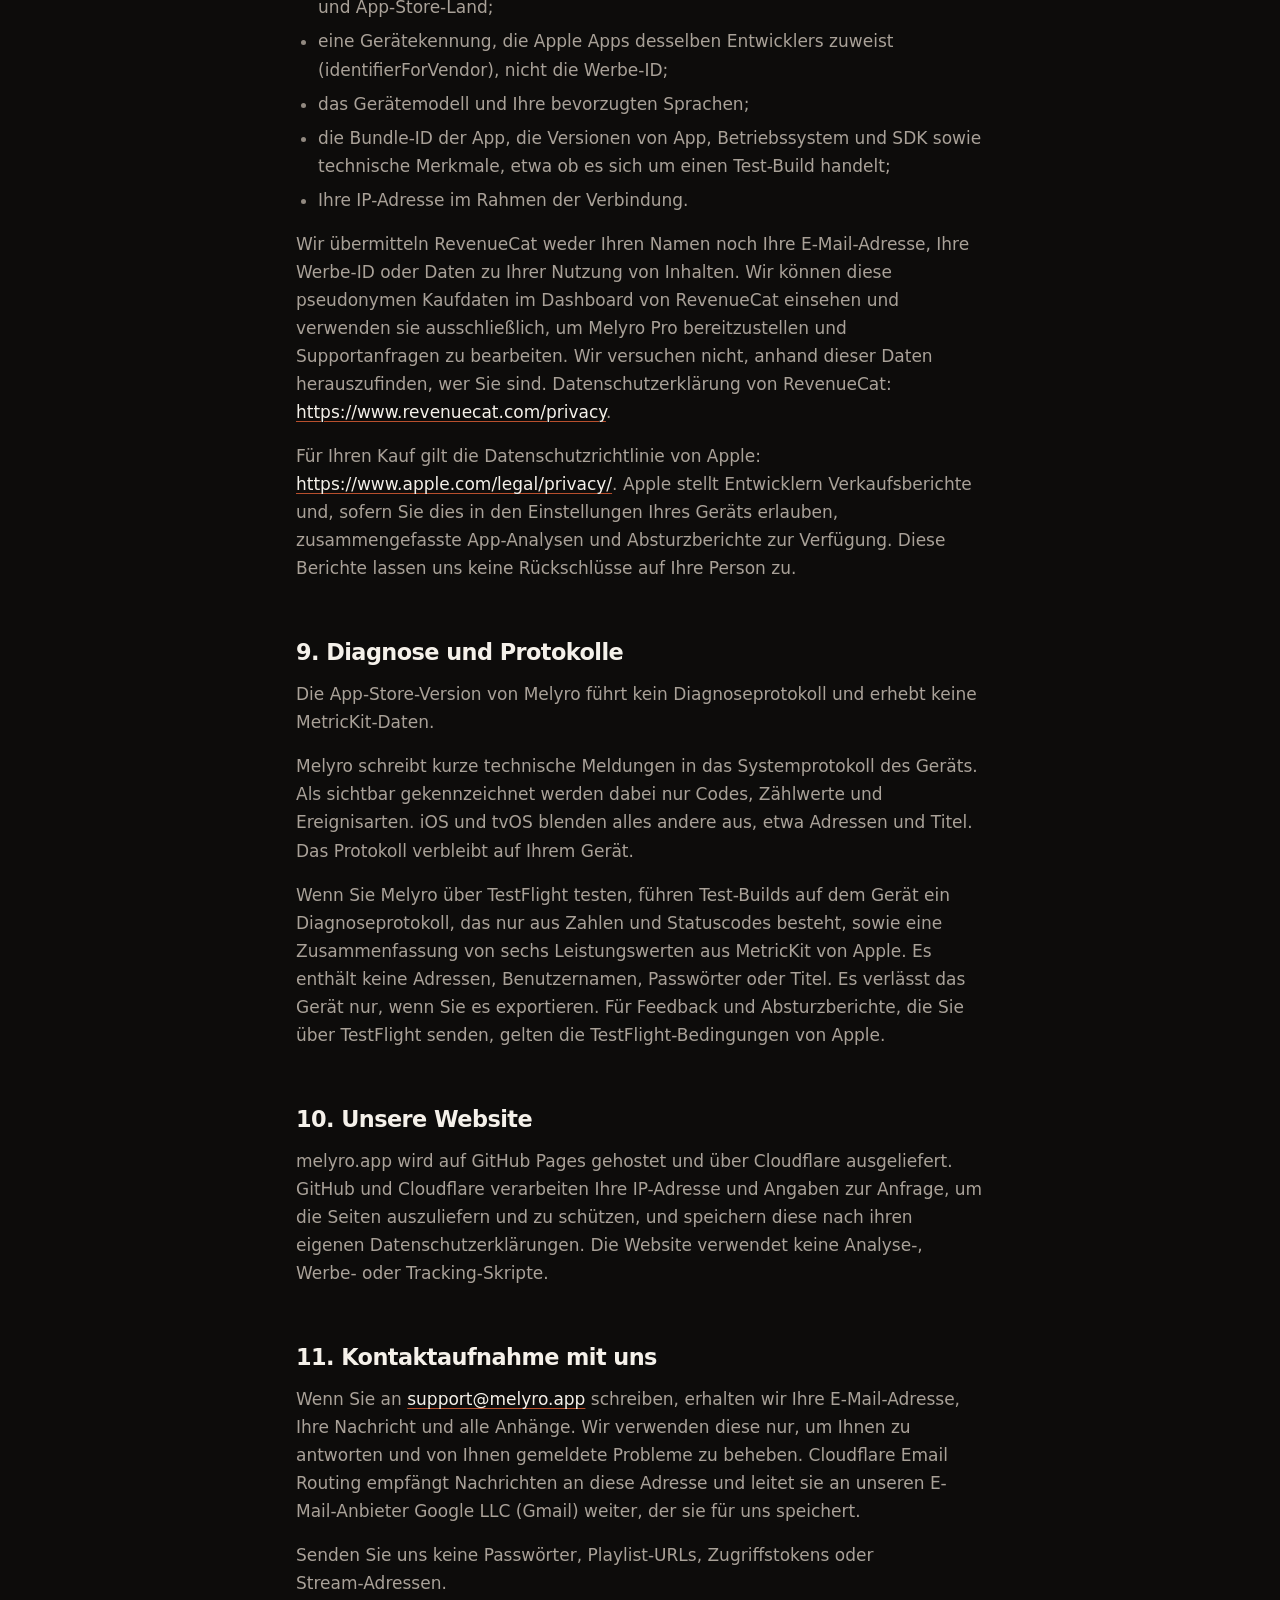
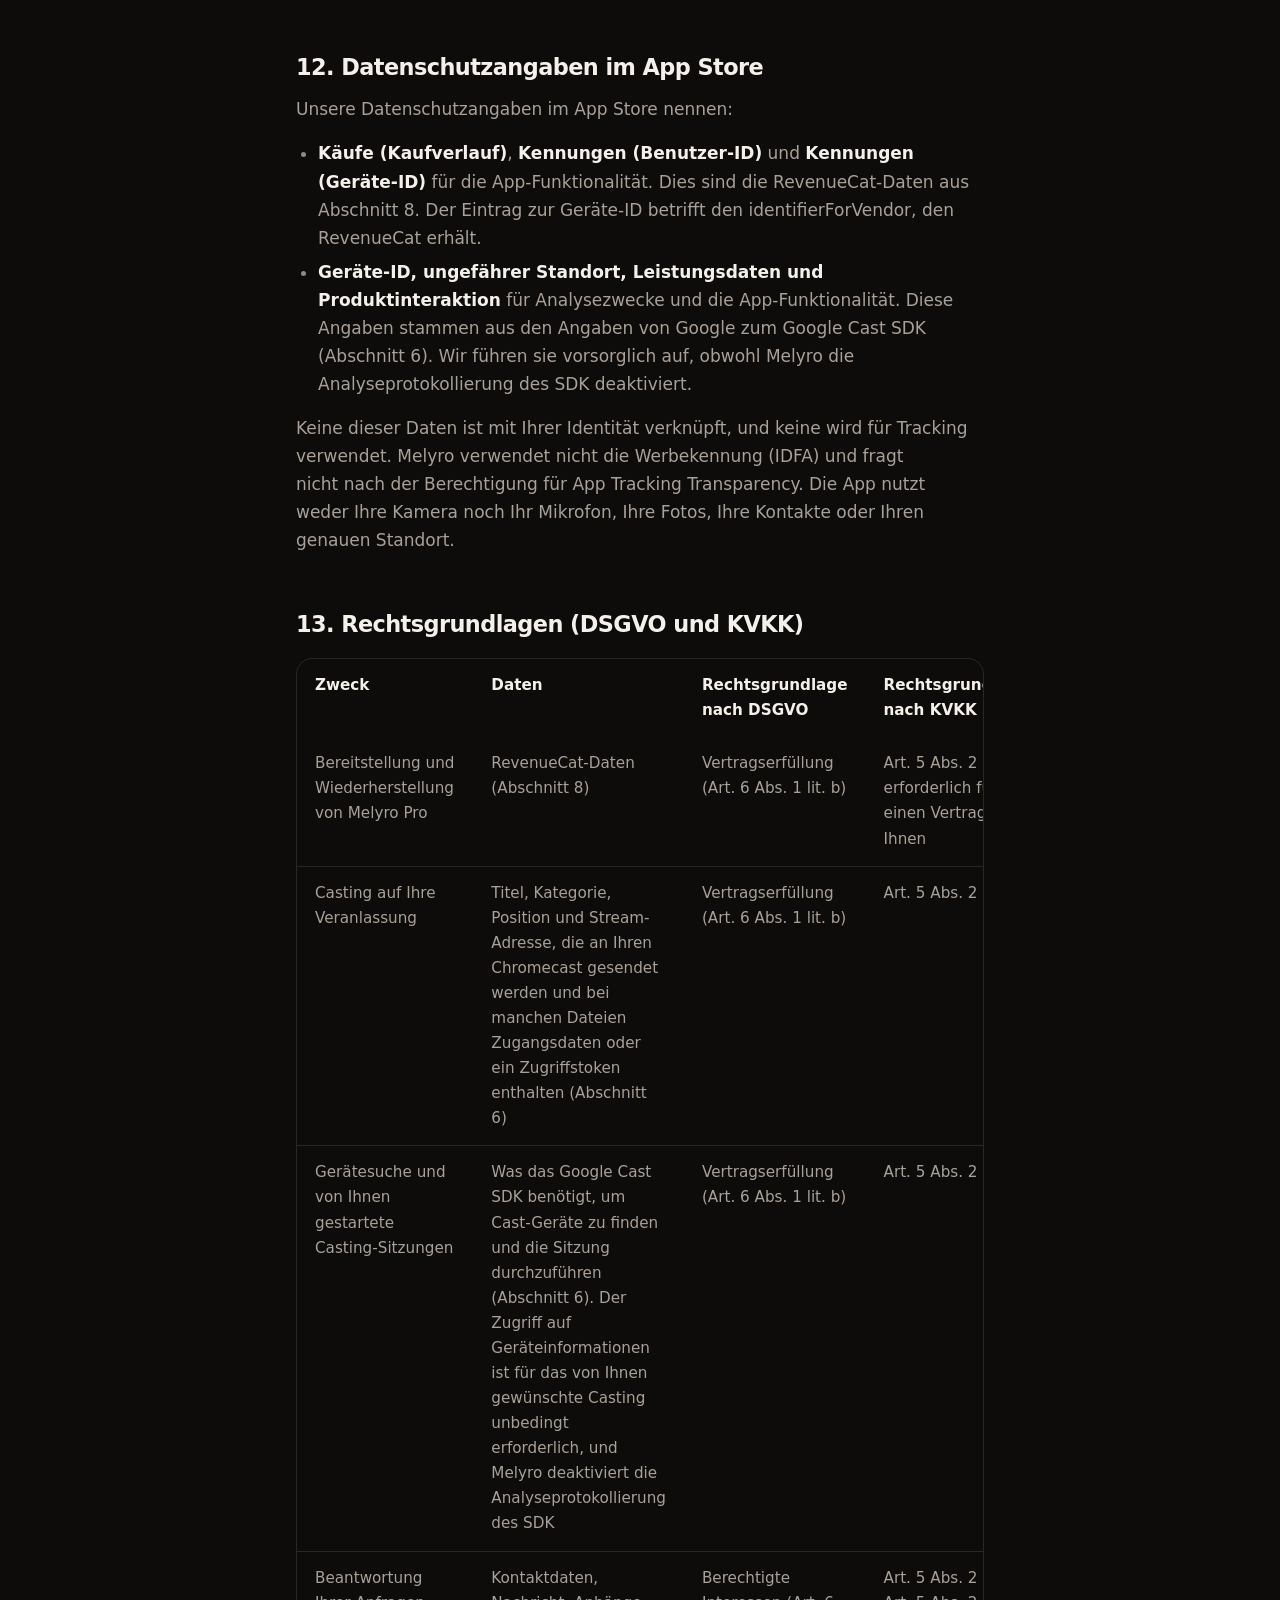
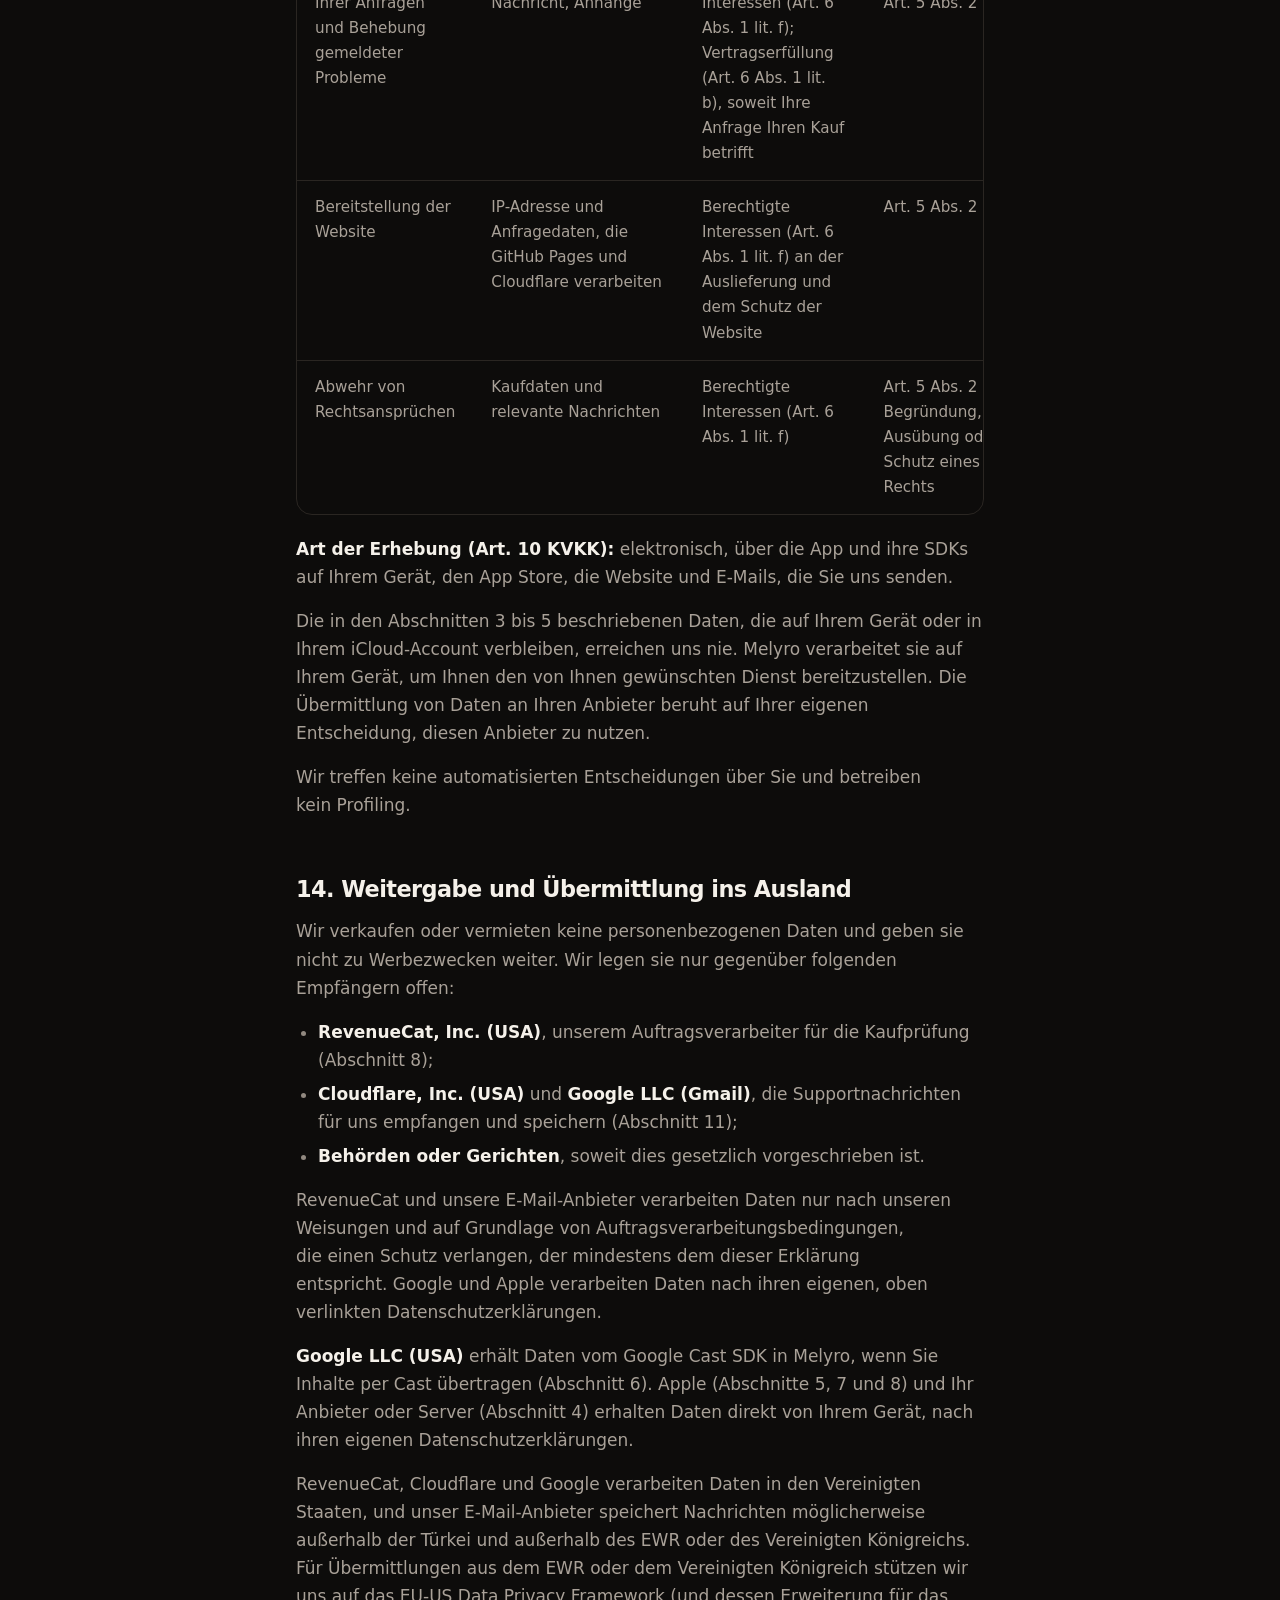
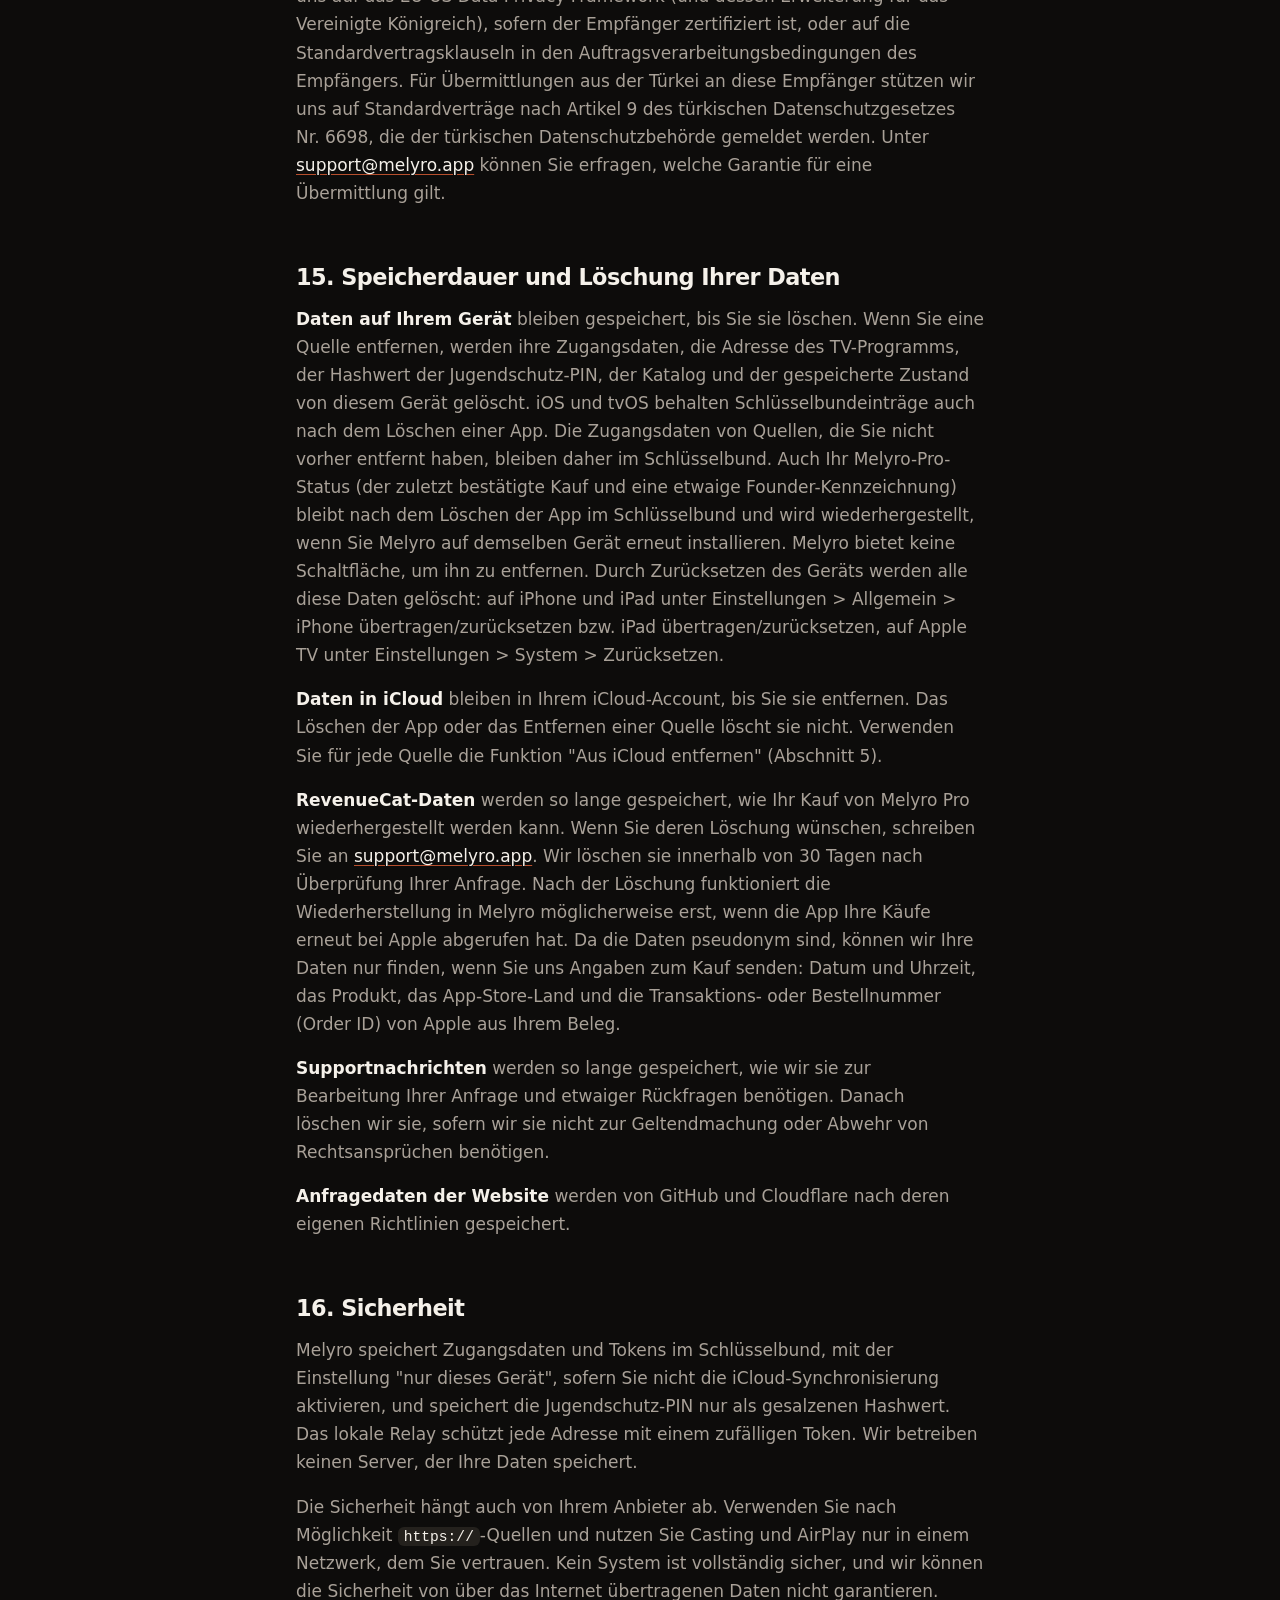
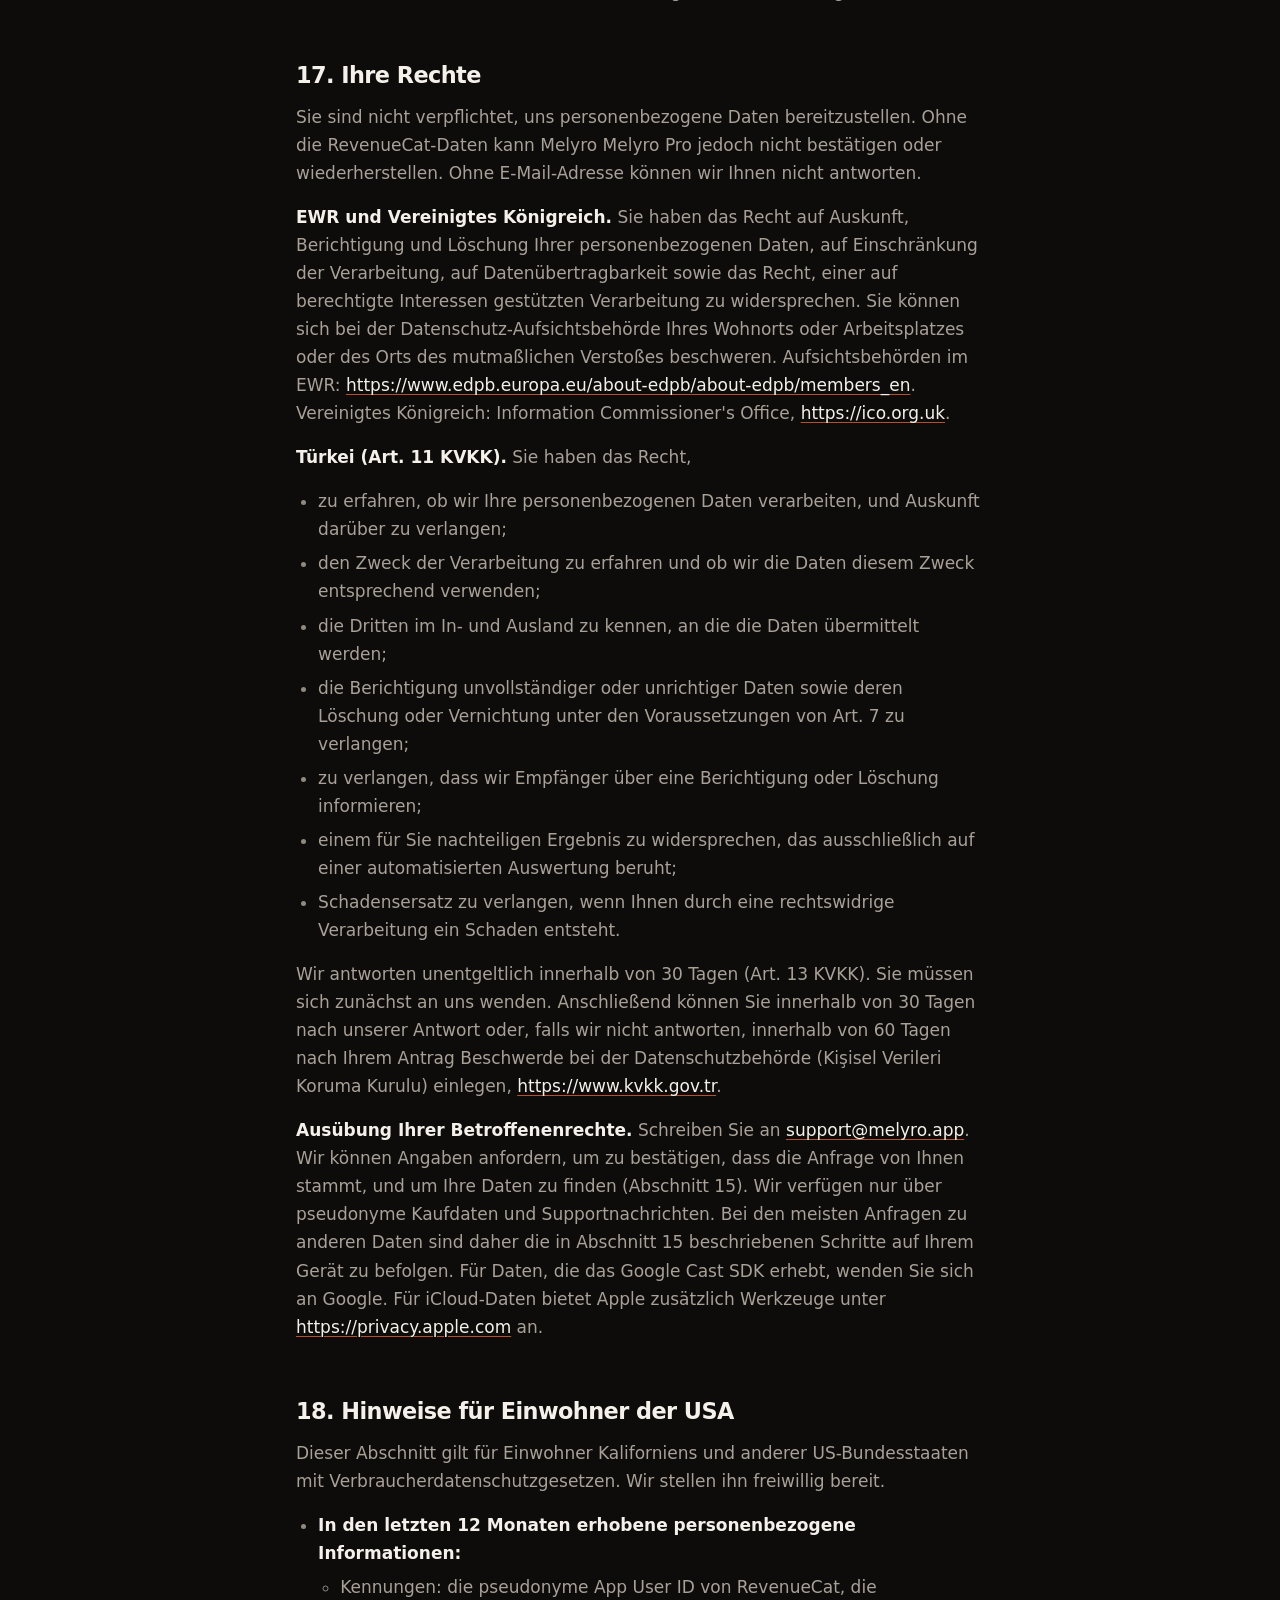
<file: privacy-de.html>
<!doctype html>
<html lang="de">
<head>
<meta charset="utf-8">
<meta name="viewport" content="width=device-width, initial-scale=1, viewport-fit=cover">
<meta name="robots" content="index">
<title>Datenschutzerklärung — Melyro</title>
<meta name="theme-color" content="#0D0C0B">
<meta name="color-scheme" content="dark">
<link rel="icon" href="img/mark.svg" type="image/svg+xml">
<link rel="apple-touch-icon" href="img/apple-touch-icon.png">
<link rel="stylesheet" href="style.css">
<link rel="alternate" hreflang="tr" href="https://melyro.app/privacy.html">
<link rel="alternate" hreflang="en" href="https://melyro.app/privacy-en.html">
<link rel="alternate" hreflang="de" href="https://melyro.app/privacy-de.html">
</head>
<body>
<header class="bar">
  <div class="bar-in">
    <a class="brand" href="index-de.html" aria-label="Melyro"><span class="wm">melyro<span class="lamp" aria-hidden="true"></span></span></a>
    <nav aria-label="Melyro"><a href="index-de.html">Startseite</a><a href="privacy-de.html" aria-current="page">Datenschutz</a><a href="terms-de.html">Bedingungen</a><a href="support.html#de">Support</a></nav>
    <div class="langs" role="group" aria-label="Language"><a href="privacy.html" hreflang="tr" lang="tr">TR</a><a href="privacy-en.html" hreflang="en" lang="en">EN</a><strong aria-current="page">DE</strong></div>
    <a class="btn" href="https://apps.apple.com/app/id6812315758">Laden</a>
  </div>
</header>
<main class="wrap">
<h1>Datenschutzerklärung von Melyro</h1>

<p class="meta">Gültig ab: 17. Oktober 2026</p>

<p>Melyro ist ein Medienplayer für iPhone, iPad und Apple TV mit Videounterstützung für CarPlay. Die App spielt Quellen ab, die Sie selbst hinzufügen, und enthält keine eigenen Inhalte. Wir betreiben keinen Server für die App, legen keine Benutzerkonten an, zeigen keine Werbung und setzen keine eigenen Analyse-, Tracking- oder Absturzberichtsdienste ein. Wir verkaufen Ihre personenbezogenen Daten nicht und geben sie nicht zu Werbezwecken weiter.</p>

<p>Die meisten Daten, die Melyro verarbeitet, verbleiben auf Ihrem Gerät. In folgenden Fällen verlassen Daten Ihr Gerät:</p>

<ul>
<li>an den Anbieter oder Server, den Sie hinzufügen, sowie an die in Ihrer Quelle angegebenen Adressen für TV-Programm und Bilder;</li>
<li>an Ihren Chromecast- oder AirPlay-Empfänger und, wenn Sie Inhalte per Cast übertragen, an Google;</li>
<li>an Apple für Käufe sowie für die iCloud-Synchronisierung und Handoff, sofern Sie diese aktivieren;</li>
<li>an RevenueCat, das für uns Käufe von Melyro Pro prüft und pseudonyme Kaufdaten speichert (ohne Verknüpfung mit Ihrem Namen, Ihrer E-Mail-Adresse oder Ihrem Apple Account), die wir einsehen können.</li>
</ul>

<p>Diese Erklärung gilt für die Melyro-Apps auf iPhone, iPad und Apple TV (einschließlich der Top-Shelf-Erweiterung und CarPlay) sowie für die Website melyro.app. Sie ist zugleich die Information nach Art. 13 und 14 der Datenschutz-Grundverordnung der EU und des Vereinigten Königreichs (DSGVO bzw. UK GDPR), nach Art. 10 des türkischen Gesetzes Nr. 6698 über den Schutz personenbezogener Daten (KVKK) sowie die Information, die US-Bundesstaatengesetze zum Datenschutz, einschließlich des California Consumer Privacy Act in seiner geänderten Fassung (CCPA), verlangen, soweit sie anwendbar sind. Melyro ist nicht für Android oder über Google Play erhältlich. Sollte sich das ändern, passen wir diese Erklärung vorher an.</p>

<p>Diese Erklärung ist auf Englisch, Türkisch und Deutsch veröffentlicht. Bei Abweichungen zwischen den Fassungen ist für Zwecke des KVKK die türkische Fassung maßgeblich.</p>

<h2>Inhalt</h2>

<ol>
<li>Wer wir sind</li>
<li>Was Melyro ist</li>
<li>Auf Ihrem Gerät gespeicherte Daten</li>
<li>An Ihren Anbieter und andere Hosts übermittelte Daten</li>
<li>iCloud-Synchronisierung und Handoff</li>
<li>Chromecast und das lokale Relay</li>
<li>AirPlay, CarPlay, Bild-in-Bild und Apple TV</li>
<li>Käufe und RevenueCat</li>
<li>Diagnose und Protokolle</li>
<li>Unsere Website</li>
<li>Kontaktaufnahme mit uns</li>
<li>Datenschutzangaben im App Store</li>
<li>Rechtsgrundlagen (DSGVO und KVKK)</li>
<li>Weitergabe und Übermittlung ins Ausland</li>
<li>Speicherdauer und Löschung Ihrer Daten</li>
<li>Sicherheit</li>
<li>Ihre Rechte</li>
<li>Hinweise für Einwohner der USA</li>
<li>Kinder</li>
<li>Änderungen dieser Erklärung</li>
<li>Kontakt</li>
</ol>

<h2 id="s1">1. Wer wir sind</h2>

<p>Verantwortlicher im Sinne der DSGVO (nach türkischem Recht "veri sorumlusu") ist der Entwickler von Melyro, ein Einzelentwickler mit Sitz in der Türkei, der im App Store unter <a href="https://apps.apple.com/app/id6812315758">https://apps.apple.com/app/id6812315758</a> als Verkäufer angegeben ist ("wir", "uns").</p>

<p>Kontakt: <a href="mailto:support@melyro.app">support@melyro.app</a></p>

<p>Melyro ist eine unabhängige App. Wir sind weder mit Inhalteanbietern, IPTV- oder Xtream-Diensten, Jellyfin, Emby, Apple, Google (einschließlich Chromecast und Google Cast) oder RevenueCat verbunden noch werden wir von ihnen unterstützt oder gesponsert. Ihre Namen werden nur genannt, um zu beschreiben, womit Melyro zusammenarbeitet, und sind Marken ihrer jeweiligen Inhaber.</p>

<h2 id="s2">2. Was Melyro ist</h2>

<p>Melyro enthält keine Sender, Filme, Serien, Playlists oder Anbieterverzeichnisse. Sie fügen selbst eine der folgenden Quellen hinzu:</p>

<ul>
<li>eine M3U-Playlist, als Datei oder über eine URL;</li>
<li>Zugangsdaten für einen Xtream-kompatiblen Dienst (Serveradresse, Benutzername und Passwort);</li>
<li>Ihren eigenen Jellyfin- oder Emby-Server (Serveradresse und Benutzername; der Server stellt anschließend ein Zugriffstoken aus).</li>
</ul>

<p>Melyro spielt ausschließlich die von Ihnen hinzugefügten Quellen ab. Welche Daten Ihr Anbieter oder Serverbetreiber über Sie erhebt, entscheidet dieser selbst. Dafür gilt dessen eigene Datenschutzerklärung.</p>

<p>Sie sind dafür verantwortlich, zur Nutzung jeder Quelle, die Sie hinzufügen, berechtigt zu sein. Hinweise zu Inhalten und Urheberrecht finden Sie in unseren Nutzungsbedingungen (<a href="https://melyro.app/terms.html">https://melyro.app/terms.html</a>).</p>

<h2 id="s3">3. Auf Ihrem Gerät gespeicherte Daten</h2>

<p>Melyro speichert die folgenden Daten auf Ihrem Gerät. Wir erhalten sie nicht.</p>

<p><strong>Im Schlüsselbund, mit der Einstellung "nur dieses Gerät":</strong></p>

<ul>
<li>Zugangsdaten der Quellen: das Xtream-Passwort, das Zugriffstoken für Jellyfin oder Emby und die Playlist-URL;</li>
<li>eine von Ihnen eingegebene Adresse für das TV-Programm (XMLTV);</li>
<li>Ihre Jugendschutz-PIN, ausschließlich als gesalzener SHA-256-Hashwert und nie als PIN selbst;</li>
<li>Ihren Melyro-Pro-Status: den zuletzt bestätigten Kauf und gegebenenfalls eine Kennzeichnung als frühe Installation ("Founder").</li>
</ul>

<p><strong>Im eigenen Speicher der App:</strong></p>

<ul>
<li>den aus Ihrer Quelle geladenen Katalog-Cache und Momentaufnahmen der Quellen;</li>
<li>Favoriten, Wiedergabeverlauf und Wiedergabepositionen sowie Ihre Senderanordnung (ausgeblendete Sender und Kategorien, von Ihnen vergebene Sendernamen, Reihenfolge);</li>
<li>von Ihnen ausgewählte externe Untertiteldateien;</li>
<li>Einstellungen, Layout und Akzentfarbe;</li>
<li>den Cache von RevenueCat zu Ihrem Kaufstatus und dessen zufällige App User ID (Abschnitt 8).</li>
</ul>

<p><strong>Sendungserinnerungen.</strong> Wenn Sie eine Erinnerung einrichten, fragt Melyro nach der Berechtigung für Mitteilungen und plant eine lokale Mitteilung auf Ihrem Gerät. Dabei werden keine Daten an uns oder an den Push-Dienst von Apple übermittelt.</p>

<h2 id="s4">4. An Ihren Anbieter und andere Hosts übermittelte Daten</h2>

<p>Um den Katalog zu laden und Streams abzuspielen, verbindet sich Melyro direkt mit dem Anbieter oder Server, den Sie hinzugefügt haben. Dieser Datenverkehr läuft nicht über uns. Melyro übermittelt:</p>

<ul>
<li>Ihre Zugangsdaten oder Ihr Token sowie die Anfragen, die zum Laden von Katalog, Streams, TV-Programm, Catch-up und Bildern erforderlich sind;</li>
<li>die App-Kennung "Melyro/" zusammen mit der App-Version;</li>
<li>bei Jellyfin und Emby den Client- und Gerätenamen "Melyro" und eine zufällige Geräte-ID, die Melyro für jede Quelle erzeugt.</li>
</ul>

<p>Ihre Quelle kann auch weitere Hosts angeben. Melyro ruft das TV-Programm von der XMLTV-Adresse in Ihrer Playlist oder von der von Ihnen eingegebenen Adresse ab und lädt Bilder von den Bildadressen in Ihrem Katalog. Diese Hosts können anderen Unternehmen als Ihrem Anbieter gehören. Wie jeder Webserver erhalten sie Ihre IP-Adresse und die Anfrage.</p>

<p>Melyro erlaubt unverschlüsselte <code>http://</code>-Adressen, weil viele Anbieter sie noch verwenden. Über <code>http://</code> gesendete Daten, einschließlich Zugangsdaten, werden unverschlüsselt übertragen. Verwenden Sie <code>https://</code>, wenn Ihr Anbieter dies anbietet.</p>

<h2 id="s5">5. iCloud-Synchronisierung und Handoff</h2>

<p>Die iCloud-Synchronisierung ist eine optionale Funktion von Melyro Pro auf iPhone, iPad und Apple TV. Sie ist deaktiviert, bis Sie sie einschalten. Ist sie aktiviert, schreibt Melyro Daten in Ihren eigenen iCloud-Account, damit Ihre anderen mit demselben Apple Account angemeldeten Geräte sie nutzen können. Apple speichert diese Daten. Wir haben keinen Zugriff darauf.</p>

<p><strong>iCloud-Schlüssel-Wert-Speicher</strong> (von Apple verschlüsselt, jedoch nicht Ende-zu-Ende), je Quelle:</p>

<ul>
<li>die Art der Quelle und der Zeitpunkt ihrer Einrichtung;</li>
<li>Favoriten, Wiedergabepositionen und zuletzt angesehene Titel, identifiziert über die Titel- und Sender-IDs Ihres Anbieters;</li>
<li>ausgeblendete Sender und Kategorien, von Ihnen vergebene Sendernamen und die Senderreihenfolge;</li>
<li>Ihre Einstellungen für Startseite, Layout und Player.</li>
</ul>

<p><strong>iCloud-Schlüsselbund</strong> (von Apple Ende-zu-Ende verschlüsselt):</p>

<ul>
<li>bei Xtream: Serveradresse, Benutzername und Passwort;</li>
<li>bei Jellyfin und Emby: Serveradresse und Benutzername (nicht das Zugriffstoken);</li>
<li>bei Playlists: die Playlist-URL;</li>
<li>der Name, den Sie der Quelle gegeben haben.</li>
</ul>

<p><strong>Nicht synchronisiert werden:</strong> die Jugendschutz-PIN, gesperrte Kategorien, der Katalog, Stream-Adressen und der Inhalt von Playlists, die aus einer Datei hinzugefügt wurden.</p>

<p><strong>Handoff.</strong> Wenn Sie etwas ansehen, kann Melyro die Wiedergabe über Handoff an Ihre Apple-Geräte in der Nähe übergeben. Die Handoff-Nachricht enthält den Synchronisierungsschlüssel der Quelle, die Art der Quelle, die Titel- und übergeordneten IDs sowie Ihren Wiedergabefortschritt. Sie enthält keine Zugangsdaten oder Adressen. Melyro stellt sie weder der Suche noch Siri-Vorschlägen zur Verfügung.</p>

<p><strong>Deaktivieren und Entfernen von Daten.</strong> Wenn Sie die Synchronisierung deaktivieren, werden die Anmeldedaten dieses Geräts aus dem iCloud-Schlüsselbund entfernt. Ihre Daten im Schlüssel-Wert-Speicher verbleiben in iCloud. Wenn Sie eine Quelle in Melyro entfernen, bleibt ihre Kopie in iCloud erhalten, sodass Ihre anderen Geräte sie weiter nutzen können. Um die Definition, Favoriten und Anmeldedaten einer Quelle aus iCloud zu löschen, verwenden Sie für diese Quelle die Funktion "Aus iCloud entfernen".</p>

<h2 id="s6">6. Chromecast und das lokale Relay</h2>

<p>Melyro verwendet auf iPhone und iPad (nicht auf Apple TV) das Google Cast SDK von Google. Melyro nutzt den Zugriff auf das lokale Netzwerk, um Cast-Geräte zu finden und das lokale Relay für Chromecast- und AirPlay-Empfänger zu betreiben (siehe unten). Die Suche nach Cast-Geräten beginnt erst, nachdem Sie zum ersten Mal auf die Cast-Taste getippt haben.</p>

<p><strong>Was Ihr Chromecast erhält:</strong></p>

<ul>
<li>Titel und Kategorie des Inhalts, den Sie abspielen, sowie die Startposition;</li>
<li>eine Adresse, von der abgespielt wird:
<ul>
<li>bei HLS- und Live-Streams eine Adresse des lokalen Relays auf Ihrem Telefon (siehe unten) mit einem zufälligen Zugriffstoken;</li>
<li>bei progressiven Videodateien die Stream-Adresse Ihres Anbieters selbst. Xtream-Adressen für Video-on-Demand enthalten Ihren Benutzernamen und Ihr Passwort, Jellyfin- oder Emby-Adressen Ihr Server-Zugriffstoken. In diesen Fällen gelangen diese Angaben daher an den Chromecast und an die Empfängerseite.</li>
</ul></li>
</ul>

<p>Der Chromecast führt den Default Media Receiver von Google aus, den er von Servern von Google lädt. Für den Chromecast und den Empfänger gilt die Datenschutzerklärung von Google: <a href="https://policies.google.com/privacy">https://policies.google.com/privacy</a>.</p>

<p><strong>Lokales Relay.</strong> Bei manchen Streams betreibt Melyro auf Ihrem iPhone oder iPad einen kleinen Server, der den Stream an einen Chromecast- oder AirPlay-Empfänger in Ihrem lokalen Netzwerk weiterleitet. Jede Relay-Adresse ist durch ein zufälliges Token geschützt. Adresse und Zugangsdaten Ihres Anbieters verbleiben in diesem Fall auf Ihrem Gerät. Andere Personen in Ihrem Netzwerk, die Relay-Adresse und Token erlangen, könnten den Stream abspielen, solange das Relay läuft. Übertragen Sie Inhalte daher nur in einem Netzwerk, dem Sie vertrauen.</p>

<p><strong>Daten des Google Cast SDK.</strong> Melyro deaktiviert die Analyseprotokollierung des SDK und verwendet keine SDK-Daten für Analysezwecke. Nach den Angaben von Google zum SDK kann dieses Geräte-ID, ungefähren Standort, Leistungsdaten und Produktinteraktion erheben, ohne Verknüpfung mit Ihrer Identität und ohne Verwendung für Tracking. Nach Angaben von Google wird die Geräte-ID nur bei aktivierter Analyseprotokollierung erhoben. Google entscheidet nach seiner eigenen Datenschutzerklärung, welche Daten das SDK erhebt und wie sie verwendet werden. Wir entscheiden nur darüber, ob das SDK eingebunden wird, und erhalten diese Daten nicht.</p>

<h2 id="s7">7. AirPlay, CarPlay, Bild-in-Bild und Apple TV</h2>

<p>AirPlay, Bild-in-Bild, externe Displays und CarPlay sind Funktionen von Apple. Für sie gelten die Datenschutzbestimmungen von Apple. Melyro unterstützt CarPlay nur für Video, und dies funktioniert nur, solange das Fahrzeug geparkt ist. Wenn AirPlay über das lokale Relay abspielt, nutzt Melyro den Zugriff auf das lokale Netzwerk, und es gilt Abschnitt 6.</p>

<p><strong>Apple TV Top Shelf.</strong> Auf Apple TV schreibt Melyro eine kleine Datei mit den Inhalten, die Sie gerade ansehen (Titel, Bildadressen, Fortschritt und Links zurück in die App), in einen Speicher, den die App mit ihrer Top-Shelf-Erweiterung teilt. tvOS zeigt diese Einträge auf dem Home-Bildschirm des Apple TV an, wo jede Person, die dieses Apple TV nutzt, sie sehen kann. Die Datei enthält keine Stream-Adressen oder Zugangsdaten.</p>

<h2 id="s8">8. Käufe und RevenueCat</h2>

<p>Apple verkauft Melyro Pro (Monats- und Jahresabonnements sowie einen Kauf auf Lebenszeit) über den App Store und wickelt alle Zahlungen ab. Wir erhalten von Apple keine Kartendaten, keinen Namen, keine E-Mail-Adresse und keinen Apple Account.</p>

<p>Melyro liest Ihre Käufe auf Ihrem Gerät über StoreKit von Apple aus. Außerdem liest die App den Eintrag von Apple zur zuerst installierten App-Version, um frühe Installationen zu erkennen, die im Rahmen unseres Angebots für frühe Unterstützer Melyro Pro erhalten. Melyro speichert das Ergebnis im Schlüsselbund (Abschnitt 3).</p>

<p>Um Käufe zu bestätigen und Melyro Pro nach einer Neuinstallation oder auf einem anderen Gerät wiederherzustellen, nutzt Melyro RevenueCat, Inc. (USA) als unseren Auftragsverarbeiter. RevenueCat erhält:</p>

<ul>
<li>eine zufällige App User ID, die das RevenueCat SDK auf Ihrem Gerät erzeugt und die nicht mit Ihrem Namen oder Apple Account verknüpft ist;</li>
<li>Ihre App-Store-Transaktionen für Melyro Pro: Produkt, Daten, Preis, Währung und App-Store-Land;</li>
<li>eine Gerätekennung, die Apple Apps desselben Entwicklers zuweist (identifierForVendor), nicht die Werbe-ID;</li>
<li>das Gerätemodell und Ihre bevorzugten Sprachen;</li>
<li>die Bundle-ID der App, die Versionen von App, Betriebssystem und SDK sowie technische Merkmale, etwa ob es sich um einen Test-Build handelt;</li>
<li>Ihre IP-Adresse im Rahmen der Verbindung.</li>
</ul>

<p>Wir übermitteln RevenueCat weder Ihren Namen noch Ihre E-Mail-Adresse, Ihre Werbe-ID oder Daten zu Ihrer Nutzung von Inhalten. Wir können diese pseudonymen Kaufdaten im Dashboard von RevenueCat einsehen und verwenden sie ausschließlich, um Melyro Pro bereitzustellen und Supportanfragen zu bearbeiten. Wir versuchen nicht, anhand dieser Daten herauszufinden, wer Sie sind. Datenschutzerklärung von RevenueCat: <a href="https://www.revenuecat.com/privacy">https://www.revenuecat.com/privacy</a>.</p>

<p>Für Ihren Kauf gilt die Datenschutzrichtlinie von Apple: <a href="https://www.apple.com/legal/privacy/">https://www.apple.com/legal/privacy/</a>. Apple stellt Entwicklern Verkaufsberichte und, sofern Sie dies in den Einstellungen Ihres Geräts erlauben, zusammengefasste App-Analysen und Absturzberichte zur Verfügung. Diese Berichte lassen uns keine Rückschlüsse auf Ihre Person zu.</p>

<h2 id="s9">9. Diagnose und Protokolle</h2>

<p>Die App-Store-Version von Melyro führt kein Diagnoseprotokoll und erhebt keine MetricKit-Daten.</p>

<p>Melyro schreibt kurze technische Meldungen in das Systemprotokoll des Geräts. Als sichtbar gekennzeichnet werden dabei nur Codes, Zählwerte und Ereignisarten. iOS und tvOS blenden alles andere aus, etwa Adressen und Titel. Das Protokoll verbleibt auf Ihrem Gerät.</p>

<p>Wenn Sie Melyro über TestFlight testen, führen Test-Builds auf dem Gerät ein Diagnoseprotokoll, das nur aus Zahlen und Statuscodes besteht, sowie eine Zusammenfassung von sechs Leistungswerten aus MetricKit von Apple. Es enthält keine Adressen, Benutzernamen, Passwörter oder Titel. Es verlässt das Gerät nur, wenn Sie es exportieren. Für Feedback und Absturzberichte, die Sie über TestFlight senden, gelten die TestFlight-Bedingungen von Apple.</p>

<h2 id="s10">10. Unsere Website</h2>

<p>melyro.app wird auf GitHub Pages gehostet und über Cloudflare ausgeliefert. GitHub und Cloudflare verarbeiten Ihre IP-Adresse und Angaben zur Anfrage, um die Seiten auszuliefern und zu schützen, und speichern diese nach ihren eigenen Datenschutzerklärungen. Die Website verwendet keine Analyse-, Werbe- oder Tracking-Skripte.</p>

<h2 id="s11">11. Kontaktaufnahme mit uns</h2>

<p>Wenn Sie an <a href="mailto:support@melyro.app">support@melyro.app</a> schreiben, erhalten wir Ihre E-Mail-Adresse, Ihre Nachricht und alle Anhänge. Wir verwenden diese nur, um Ihnen zu antworten und von Ihnen gemeldete Probleme zu beheben. Cloudflare Email Routing empfängt Nachrichten an diese Adresse und leitet sie an unseren E-Mail-Anbieter Google LLC (Gmail) weiter, der sie für uns speichert.</p>

<p>Senden Sie uns keine Passwörter, Playlist-URLs, Zugriffstokens oder Stream-Adressen.</p>

<h2 id="s12">12. Datenschutzangaben im App Store</h2>

<p>Unsere Datenschutzangaben im App Store nennen:</p>

<ul>
<li><strong>Käufe (Kaufverlauf)</strong>, <strong>Kennungen (Benutzer-ID)</strong> und <strong>Kennungen (Geräte-ID)</strong> für die App-Funktionalität. Dies sind die RevenueCat-Daten aus Abschnitt 8. Der Eintrag zur Geräte-ID betrifft den identifierForVendor, den RevenueCat erhält.</li>
<li><strong>Geräte-ID, ungefährer Standort, Leistungsdaten und Produktinteraktion</strong> für Analysezwecke und die App-Funktionalität. Diese Angaben stammen aus den Angaben von Google zum Google Cast SDK (Abschnitt 6). Wir führen sie vorsorglich auf, obwohl Melyro die Analyseprotokollierung des SDK deaktiviert.</li>
</ul>

<p>Keine dieser Daten ist mit Ihrer Identität verknüpft, und keine wird für Tracking verwendet. Melyro verwendet nicht die Werbekennung (IDFA) und fragt nicht nach der Berechtigung für App Tracking Transparency. Die App nutzt weder Ihre Kamera noch Ihr Mikrofon, Ihre Fotos, Ihre Kontakte oder Ihren genauen Standort.</p>

<h2 id="s13">13. Rechtsgrundlagen (DSGVO und KVKK)</h2>

<div class="table">
<table>
<thead><tr><th>Zweck</th><th>Daten</th><th>Rechtsgrundlage nach DSGVO</th><th>Rechtsgrundlage nach KVKK</th></tr></thead>
<tbody>
<tr><td>Bereitstellung und Wiederherstellung von Melyro Pro</td><td>RevenueCat-Daten (Abschnitt 8)</td><td>Vertragserfüllung (Art. 6 Abs. 1 lit. b)</td><td>Art. 5 Abs. 2 lit. c, erforderlich für einen Vertrag mit Ihnen</td></tr>
<tr><td>Casting auf Ihre Veranlassung</td><td>Titel, Kategorie, Position und Stream-Adresse, die an Ihren Chromecast gesendet werden und bei manchen Dateien Zugangsdaten oder ein Zugriffstoken enthalten (Abschnitt 6)</td><td>Vertragserfüllung (Art. 6 Abs. 1 lit. b)</td><td>Art. 5 Abs. 2 lit. c</td></tr>
<tr><td>Gerätesuche und von Ihnen gestartete Casting-Sitzungen</td><td>Was das Google Cast SDK benötigt, um Cast-Geräte zu finden und die Sitzung durchzuführen (Abschnitt 6). Der Zugriff auf Geräteinformationen ist für das von Ihnen gewünschte Casting unbedingt erforderlich, und Melyro deaktiviert die Analyseprotokollierung des SDK</td><td>Vertragserfüllung (Art. 6 Abs. 1 lit. b)</td><td>Art. 5 Abs. 2 lit. c</td></tr>
<tr><td>Beantwortung Ihrer Anfragen und Behebung gemeldeter Probleme</td><td>Kontaktdaten, Nachricht, Anhänge</td><td>Berechtigte Interessen (Art. 6 Abs. 1 lit. f); Vertragserfüllung (Art. 6 Abs. 1 lit. b), soweit Ihre Anfrage Ihren Kauf betrifft</td><td>Art. 5 Abs. 2 lit. f; Art. 5 Abs. 2 lit. c</td></tr>
<tr><td>Bereitstellung der Website</td><td>IP-Adresse und Anfragedaten, die GitHub Pages und Cloudflare verarbeiten</td><td>Berechtigte Interessen (Art. 6 Abs. 1 lit. f) an der Auslieferung und dem Schutz der Website</td><td>Art. 5 Abs. 2 lit. f</td></tr>
<tr><td>Abwehr von Rechtsansprüchen</td><td>Kaufdaten und relevante Nachrichten</td><td>Berechtigte Interessen (Art. 6 Abs. 1 lit. f)</td><td>Art. 5 Abs. 2 lit. e, Begründung, Ausübung oder Schutz eines Rechts</td></tr>
</tbody>
</table>
</div>

<p><strong>Art der Erhebung (Art. 10 KVKK):</strong> elektronisch, über die App und ihre SDKs auf Ihrem Gerät, den App Store, die Website und E-Mails, die Sie uns senden.</p>

<p>Die in den Abschnitten 3 bis 5 beschriebenen Daten, die auf Ihrem Gerät oder in Ihrem iCloud-Account verbleiben, erreichen uns nie. Melyro verarbeitet sie auf Ihrem Gerät, um Ihnen den von Ihnen gewünschten Dienst bereitzustellen. Die Übermittlung von Daten an Ihren Anbieter beruht auf Ihrer eigenen Entscheidung, diesen Anbieter zu nutzen.</p>

<p>Wir treffen keine automatisierten Entscheidungen über Sie und betreiben kein Profiling.</p>

<h2 id="s14">14. Weitergabe und Übermittlung ins Ausland</h2>

<p>Wir verkaufen oder vermieten keine personenbezogenen Daten und geben sie nicht zu Werbezwecken weiter. Wir legen sie nur gegenüber folgenden Empfängern offen:</p>

<ul>
<li><strong>RevenueCat, Inc. (USA)</strong>, unserem Auftragsverarbeiter für die Kaufprüfung (Abschnitt 8);</li>
<li><strong>Cloudflare, Inc. (USA)</strong> und <strong>Google LLC (Gmail)</strong>, die Supportnachrichten für uns empfangen und speichern (Abschnitt 11);</li>
<li><strong>Behörden oder Gerichten</strong>, soweit dies gesetzlich vorgeschrieben ist.</li>
</ul>

<p>RevenueCat und unsere E-Mail-Anbieter verarbeiten Daten nur nach unseren Weisungen und auf Grundlage von Auftragsverarbeitungsbedingungen, die einen Schutz verlangen, der mindestens dem dieser Erklärung entspricht. Google und Apple verarbeiten Daten nach ihren eigenen, oben verlinkten Datenschutzerklärungen.</p>

<p><strong>Google LLC (USA)</strong> erhält Daten vom Google Cast SDK in Melyro, wenn Sie Inhalte per Cast übertragen (Abschnitt 6). Apple (Abschnitte 5, 7 und 8) und Ihr Anbieter oder Server (Abschnitt 4) erhalten Daten direkt von Ihrem Gerät, nach ihren eigenen Datenschutzerklärungen.</p>

<p>RevenueCat, Cloudflare und Google verarbeiten Daten in den Vereinigten Staaten, und unser E-Mail-Anbieter speichert Nachrichten möglicherweise außerhalb der Türkei und außerhalb des EWR oder des Vereinigten Königreichs. Für Übermittlungen aus dem EWR oder dem Vereinigten Königreich stützen wir uns auf das EU-US Data Privacy Framework (und dessen Erweiterung für das Vereinigte Königreich), sofern der Empfänger zertifiziert ist, oder auf die Standardvertragsklauseln in den Auftragsverarbeitungsbedingungen des Empfängers. Für Übermittlungen aus der Türkei an diese Empfänger stützen wir uns auf Standardverträge nach Artikel 9 des türkischen Datenschutzgesetzes Nr. 6698, die der türkischen Datenschutzbehörde gemeldet werden. Unter <a href="mailto:support@melyro.app">support@melyro.app</a> können Sie erfragen, welche Garantie für eine Übermittlung gilt.</p>

<h2 id="s15">15. Speicherdauer und Löschung Ihrer Daten</h2>

<p><strong>Daten auf Ihrem Gerät</strong> bleiben gespeichert, bis Sie sie löschen. Wenn Sie eine Quelle entfernen, werden ihre Zugangsdaten, die Adresse des TV-Programms, der Hashwert der Jugendschutz-PIN, der Katalog und der gespeicherte Zustand von diesem Gerät gelöscht. iOS und tvOS behalten Schlüsselbundeinträge auch nach dem Löschen einer App. Die Zugangsdaten von Quellen, die Sie nicht vorher entfernt haben, bleiben daher im Schlüsselbund. Auch Ihr Melyro-Pro-Status (der zuletzt bestätigte Kauf und eine etwaige Founder-Kennzeichnung) bleibt nach dem Löschen der App im Schlüsselbund und wird wiederhergestellt, wenn Sie Melyro auf demselben Gerät erneut installieren. Melyro bietet keine Schaltfläche, um ihn zu entfernen. Durch Zurücksetzen des Geräts werden alle diese Daten gelöscht: auf iPhone und iPad unter Einstellungen &gt; Allgemein &gt; iPhone übertragen/zurücksetzen bzw. iPad übertragen/zurücksetzen, auf Apple TV unter Einstellungen &gt; System &gt; Zurücksetzen.</p>

<p><strong>Daten in iCloud</strong> bleiben in Ihrem iCloud-Account, bis Sie sie entfernen. Das Löschen der App oder das Entfernen einer Quelle löscht sie nicht. Verwenden Sie für jede Quelle die Funktion "Aus iCloud entfernen" (Abschnitt 5).</p>

<p><strong>RevenueCat-Daten</strong> werden so lange gespeichert, wie Ihr Kauf von Melyro Pro wiederhergestellt werden kann. Wenn Sie deren Löschung wünschen, schreiben Sie an <a href="mailto:support@melyro.app">support@melyro.app</a>. Wir löschen sie innerhalb von 30 Tagen nach Überprüfung Ihrer Anfrage. Nach der Löschung funktioniert die Wiederherstellung in Melyro möglicherweise erst, wenn die App Ihre Käufe erneut bei Apple abgerufen hat. Da die Daten pseudonym sind, können wir Ihre Daten nur finden, wenn Sie uns Angaben zum Kauf senden: Datum und Uhrzeit, das Produkt, das App-Store-Land und die Transaktions- oder Bestellnummer (Order ID) von Apple aus Ihrem Beleg.</p>

<p><strong>Supportnachrichten</strong> werden so lange gespeichert, wie wir sie zur Bearbeitung Ihrer Anfrage und etwaiger Rückfragen benötigen. Danach löschen wir sie, sofern wir sie nicht zur Geltendmachung oder Abwehr von Rechtsansprüchen benötigen.</p>

<p><strong>Anfragedaten der Website</strong> werden von GitHub und Cloudflare nach deren eigenen Richtlinien gespeichert.</p>

<h2 id="s16">16. Sicherheit</h2>

<p>Melyro speichert Zugangsdaten und Tokens im Schlüsselbund, mit der Einstellung "nur dieses Gerät", sofern Sie nicht die iCloud-Synchronisierung aktivieren, und speichert die Jugendschutz-PIN nur als gesalzenen Hashwert. Das lokale Relay schützt jede Adresse mit einem zufälligen Token. Wir betreiben keinen Server, der Ihre Daten speichert.</p>

<p>Die Sicherheit hängt auch von Ihrem Anbieter ab. Verwenden Sie nach Möglichkeit <code>https://</code>-Quellen und nutzen Sie Casting und AirPlay nur in einem Netzwerk, dem Sie vertrauen. Kein System ist vollständig sicher, und wir können die Sicherheit von über das Internet übertragenen Daten nicht garantieren.</p>

<h2 id="s17">17. Ihre Rechte</h2>

<p>Sie sind nicht verpflichtet, uns personenbezogene Daten bereitzustellen. Ohne die RevenueCat-Daten kann Melyro Melyro Pro jedoch nicht bestätigen oder wiederherstellen. Ohne E-Mail-Adresse können wir Ihnen nicht antworten.</p>

<p><strong>EWR und Vereinigtes Königreich.</strong> Sie haben das Recht auf Auskunft, Berichtigung und Löschung Ihrer personenbezogenen Daten, auf Einschränkung der Verarbeitung, auf Datenübertragbarkeit sowie das Recht, einer auf berechtigte Interessen gestützten Verarbeitung zu widersprechen. Sie können sich bei der Datenschutz-Aufsichtsbehörde Ihres Wohnorts oder Arbeitsplatzes oder des Orts des mutmaßlichen Verstoßes beschweren. Aufsichtsbehörden im EWR: <a href="https://www.edpb.europa.eu/about-edpb/about-edpb/members_en">https://www.edpb.europa.eu/about-edpb/about-edpb/members_en</a>. Vereinigtes Königreich: Information Commissioner's Office, <a href="https://ico.org.uk">https://ico.org.uk</a>.</p>

<p><strong>Türkei (Art. 11 KVKK).</strong> Sie haben das Recht,</p>

<ul>
<li>zu erfahren, ob wir Ihre personenbezogenen Daten verarbeiten, und Auskunft darüber zu verlangen;</li>
<li>den Zweck der Verarbeitung zu erfahren und ob wir die Daten diesem Zweck entsprechend verwenden;</li>
<li>die Dritten im In- und Ausland zu kennen, an die die Daten übermittelt werden;</li>
<li>die Berichtigung unvollständiger oder unrichtiger Daten sowie deren Löschung oder Vernichtung unter den Voraussetzungen von Art. 7 zu verlangen;</li>
<li>zu verlangen, dass wir Empfänger über eine Berichtigung oder Löschung informieren;</li>
<li>einem für Sie nachteiligen Ergebnis zu widersprechen, das ausschließlich auf einer automatisierten Auswertung beruht;</li>
<li>Schadensersatz zu verlangen, wenn Ihnen durch eine rechtswidrige Verarbeitung ein Schaden entsteht.</li>
</ul>

<p>Wir antworten unentgeltlich innerhalb von 30 Tagen (Art. 13 KVKK). Sie müssen sich zunächst an uns wenden. Anschließend können Sie innerhalb von 30 Tagen nach unserer Antwort oder, falls wir nicht antworten, innerhalb von 60 Tagen nach Ihrem Antrag Beschwerde bei der Datenschutzbehörde (Kişisel Verileri Koruma Kurulu) einlegen, <a href="https://www.kvkk.gov.tr">https://www.kvkk.gov.tr</a>.</p>

<p><strong>Ausübung Ihrer Betroffenenrechte.</strong> Schreiben Sie an <a href="mailto:support@melyro.app">support@melyro.app</a>. Wir können Angaben anfordern, um zu bestätigen, dass die Anfrage von Ihnen stammt, und um Ihre Daten zu finden (Abschnitt 15). Wir verfügen nur über pseudonyme Kaufdaten und Supportnachrichten. Bei den meisten Anfragen zu anderen Daten sind daher die in Abschnitt 15 beschriebenen Schritte auf Ihrem Gerät zu befolgen. Für Daten, die das Google Cast SDK erhebt, wenden Sie sich an Google. Für iCloud-Daten bietet Apple zusätzlich Werkzeuge unter <a href="https://privacy.apple.com">https://privacy.apple.com</a> an.</p>

<h2 id="s18">18. Hinweise für Einwohner der USA</h2>

<p>Dieser Abschnitt gilt für Einwohner Kaliforniens und anderer US-Bundesstaaten mit Verbraucherdatenschutzgesetzen. Wir stellen ihn freiwillig bereit.</p>

<ul>
<li><strong>In den letzten 12 Monaten erhobene personenbezogene Informationen:</strong>
<ul>
<li>Kennungen: die pseudonyme App User ID von RevenueCat, die Gerätekennung des Anbieters (identifierForVendor) und die IP-Adresse; Ihre E-Mail-Adresse, wenn Sie uns kontaktieren;</li>
<li>kommerzielle Informationen: Kaufdaten zu Melyro Pro;</li>
<li>der Inhalt von Nachrichten, die Sie uns senden.</li>
</ul></li>
<li><strong>Google Cast SDK:</strong> Das SDK kann die in Abschnitt 12 genannten Daten unmittelbar für Google erheben. Wir erhalten sie nicht.</li>
<li><strong>Quellen:</strong> Ihr Gerät, Sie selbst und Apple (für App-Store-Transaktionen).</li>
<li><strong>Zwecke:</strong> Bereitstellung von Melyro Pro, Beantwortung Ihrer Anfragen und Abwehr von Rechtsansprüchen.</li>
<li><strong>Offenlegung:</strong> an RevenueCat, Cloudflare und unseren E-Mail-Anbieter als Dienstleister sowie an Behörden, soweit gesetzlich vorgeschrieben.</li>
<li><strong>Verkauf und Weitergabe:</strong> Wir verkaufen keine personenbezogenen Informationen und geben sie nicht im Sinne von "sharing" für kontextübergreifende verhaltensbasierte Werbung weiter. Wir verwenden sie nicht für zielgerichtete Werbung oder Profiling. Wir haben keine tatsächliche Kenntnis davon, personenbezogene Informationen von Verbrauchern unter 16 Jahren zu verkaufen oder weiterzugeben.</li>
<li><strong>Sensible personenbezogene Informationen:</strong> Wir erheben keine. Die Zugangsdaten zu Ihrem Anbieter werden nur an Ihren Anbieter, beim Casting bestimmter Dateien an Ihren Chromecast (Abschnitt 6) und, wenn Sie die Synchronisierung aktivieren, an Ihren eigenen iCloud-Schlüsselbund übermittelt.</li>
<li><strong>Ihre Rechte:</strong> Je nach Bundesstaat können Sie verlangen, Auskunft über Ihre personenbezogenen Informationen zu erhalten, auf sie zuzugreifen, sie zu berichtigen oder zu löschen, sowie dem Verkauf, der Weitergabe, zielgerichteter Werbung und Profiling zu widersprechen (Opt-out). Da wir nichts davon tun, gibt es nichts, dem Sie widersprechen müssten. Wir antworten innerhalb von 45 Tagen. Sie können einen bevollmächtigten Vertreter einsetzen, von dem wir einen Nachweis Ihrer Vollmacht verlangen können. Lehnen wir eine Anfrage ab, können Sie dagegen Einspruch einlegen, indem Sie auf unsere Antwort an <a href="mailto:support@melyro.app">support@melyro.app</a> antworten. Wir benachteiligen Sie nicht, weil Sie diese Rechte ausüben.</li>
</ul>

<h2 id="s19">19. Kinder</h2>

<p>Melyro ist im App Store für Erwachsene eingestuft, weil die App von Ihnen hinzugefügte Streams abspielt, die von niemandem eingestuft werden. Sie richtet sich nicht an Kinder unter 13 Jahren oder unter dem in Ihrem Land geltenden Alter der digitalen Einwilligungsfähigkeit, und wir erheben nicht wissentlich personenbezogene Daten von ihnen. Eltern können die Jugendschutz-PIN von Melyro und die Bildschirmzeit von Apple nutzen. Wenn Sie glauben, dass ein Kind uns personenbezogene Daten übermittelt hat, kontaktieren Sie uns, und wir löschen sie.</p>

<h2 id="s20">20. Änderungen dieser Erklärung</h2>

<p>Wenn wir diese Erklärung ändern, veröffentlichen wir die neue Fassung auf dieser Seite und aktualisieren das Datum des Inkrafttretens. Wirkt sich eine Änderung wesentlich darauf aus, wie wir mit Ihren Daten umgehen, weisen wir zusätzlich in den Versionshinweisen der nächsten Melyro-Version im App Store darauf hin.</p>

<h2 id="s21">21. Kontakt</h2>

<p>Der Entwickler von Melyro, ein Einzelentwickler mit Sitz in der Türkei, der im App Store unter <a href="https://apps.apple.com/app/id6812315758">https://apps.apple.com/app/id6812315758</a> als Verkäufer angegeben ist. Kontakt: <a href="mailto:support@melyro.app">support@melyro.app</a></p>

<hr>

<p>Basierend auf Vorlagen von General Legal (general.legal), CC0.</p>
</main>
<footer class="foot">
  <div class="foot-in">
    <a class="brand" href="index-de.html" aria-label="Melyro"><span class="wm">melyro<span class="lamp" aria-hidden="true"></span></span></a>
    <nav aria-label="Melyro"><a href="index-de.html">Startseite</a><a href="privacy-de.html">Datenschutz</a><a href="terms-de.html">Bedingungen</a><a href="support.html#de">Support</a><a href="mailto:support@melyro.app">support@melyro.app</a></nav>
  </div>
  <p class="tm">Apple, iPhone, iPad, AirPlay und App Store sind Marken der Apple Inc. Chromecast ist eine Marke der Google LLC.</p>
  <p class="tm">© 2026 Melyro</p>
</footer>
</body>
</html>
</file>
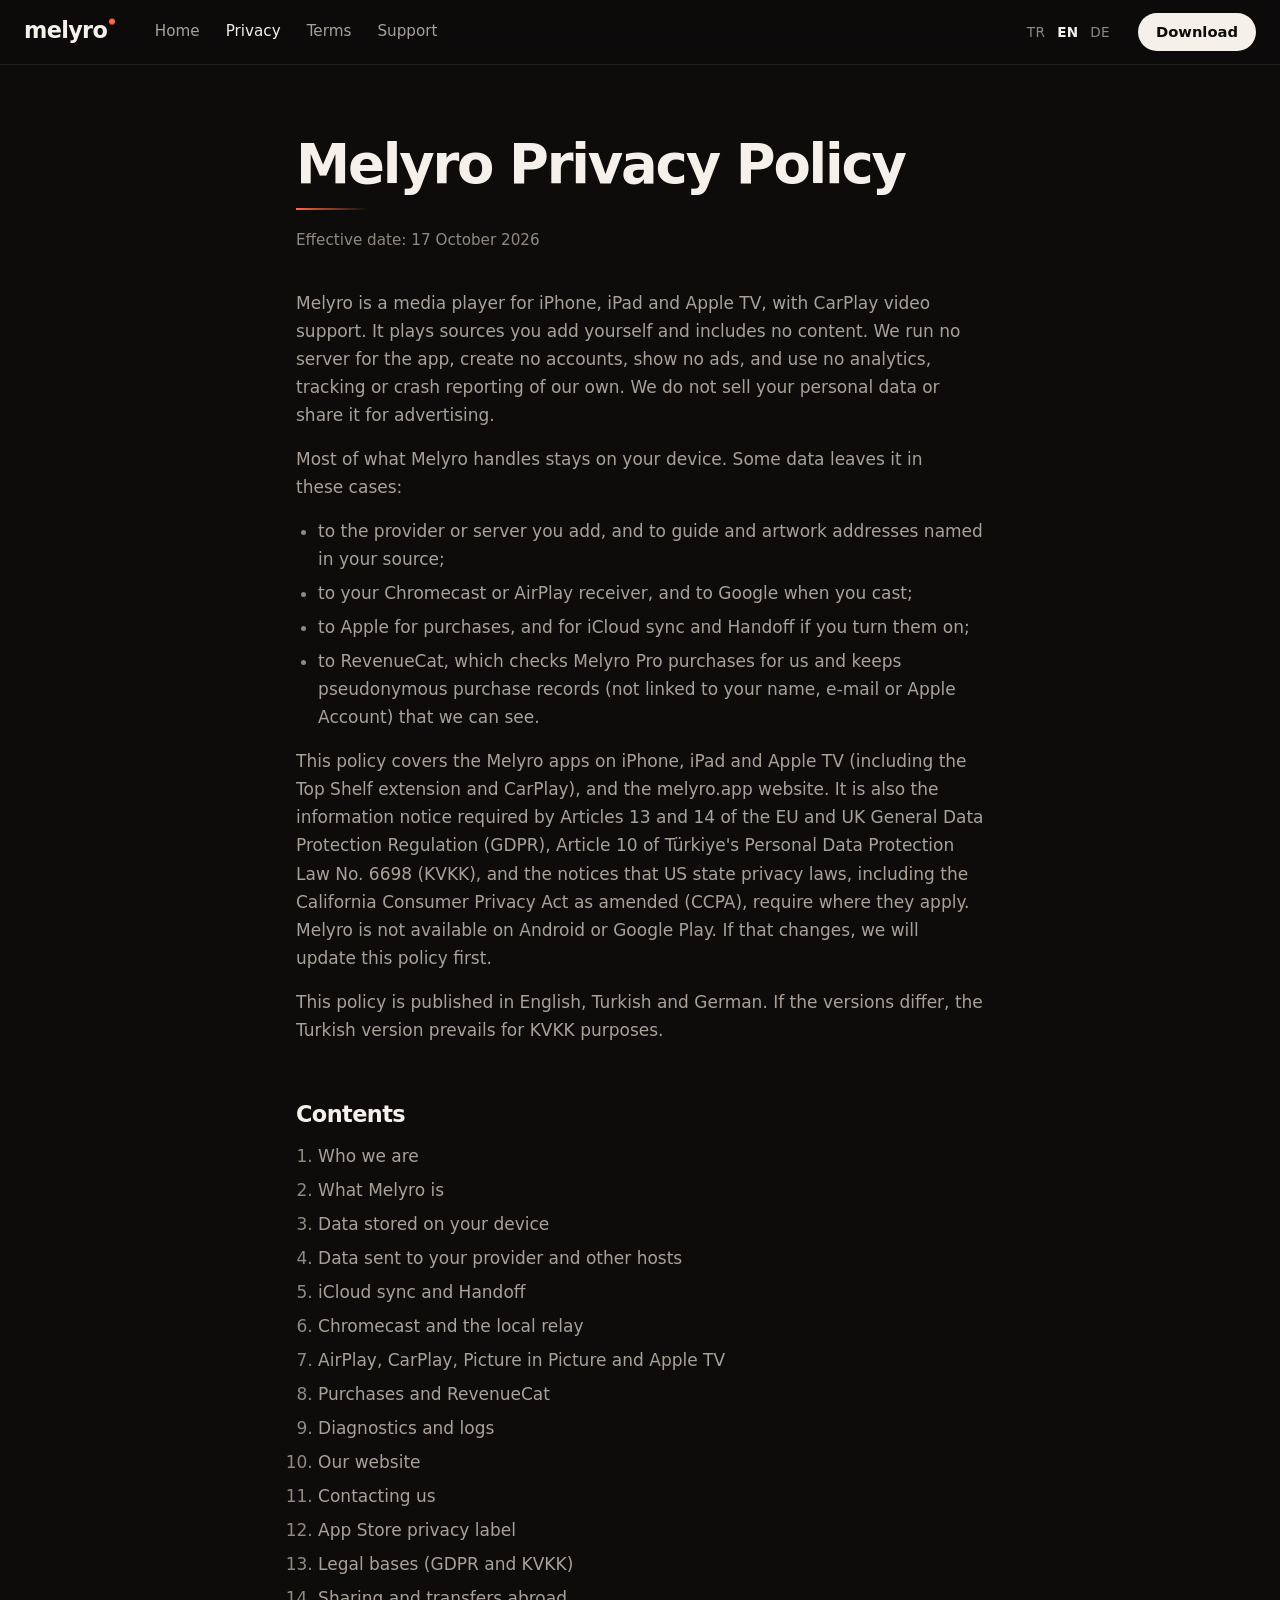
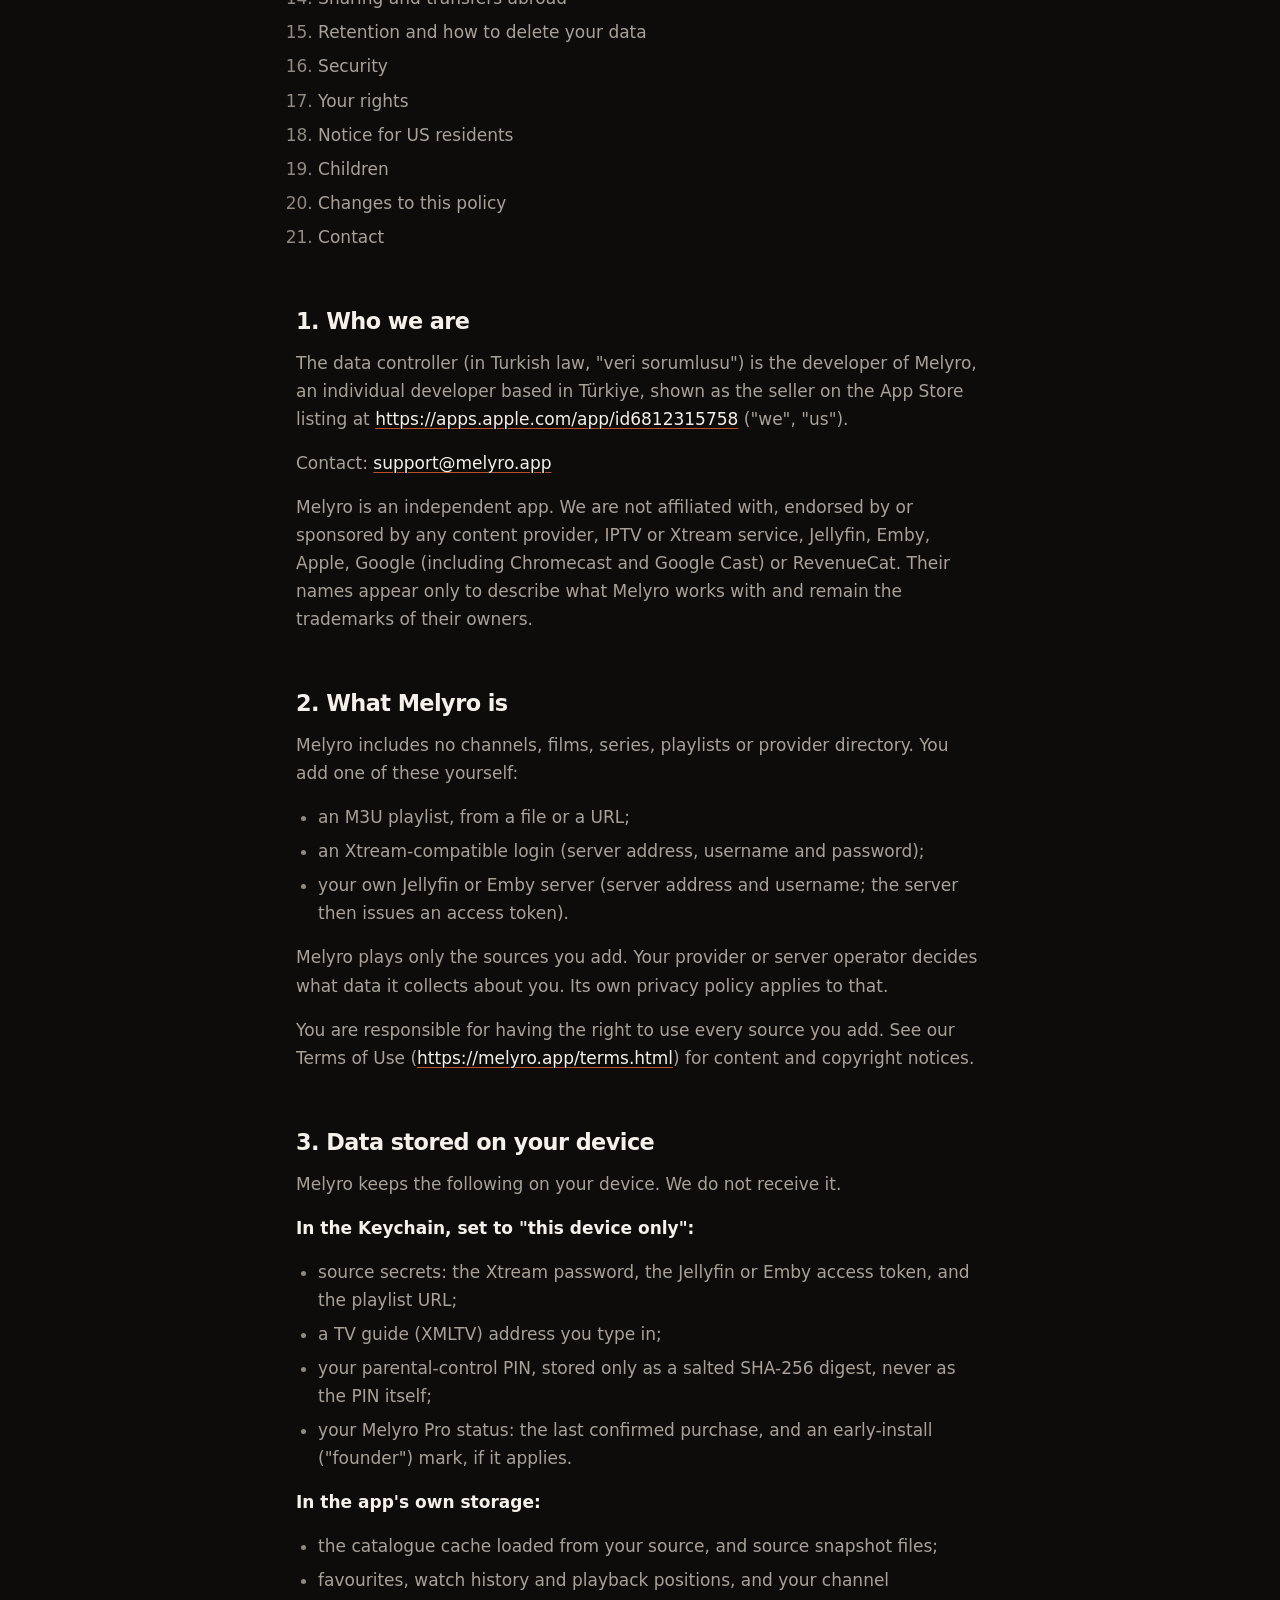
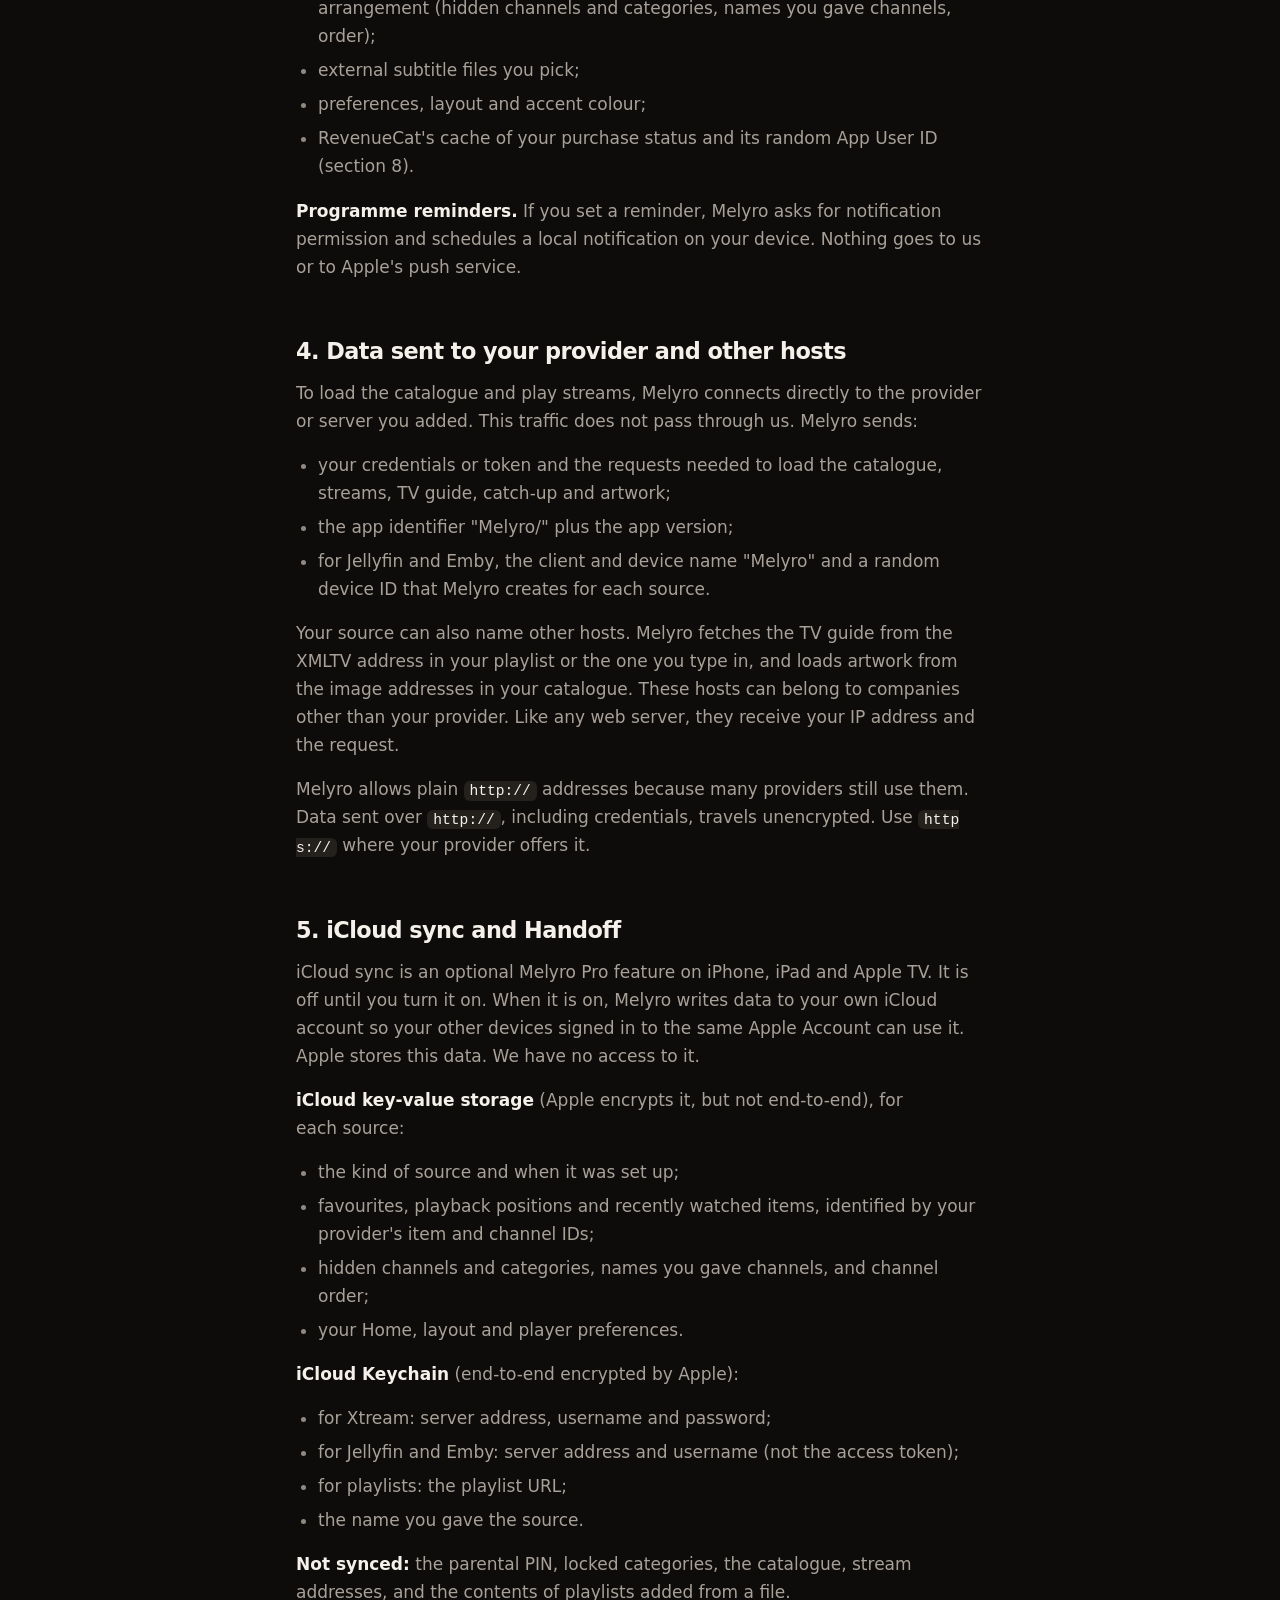
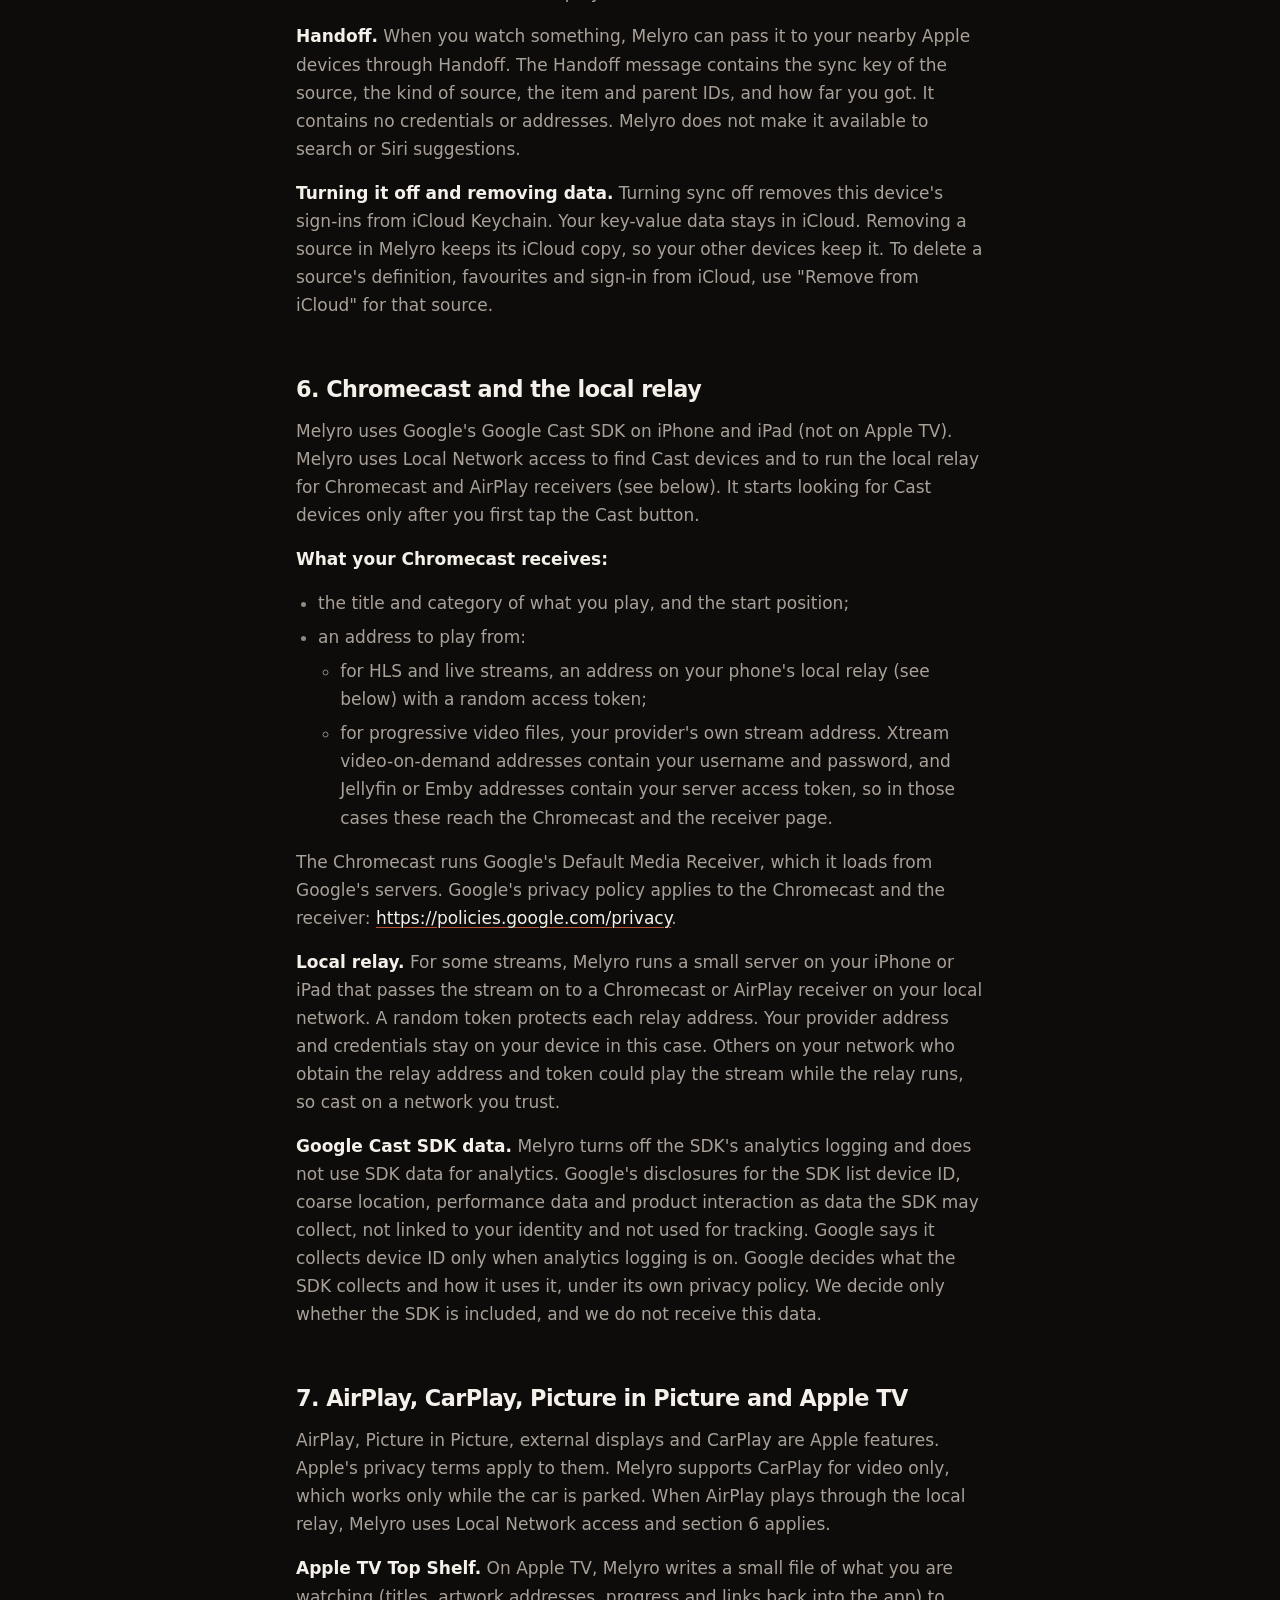
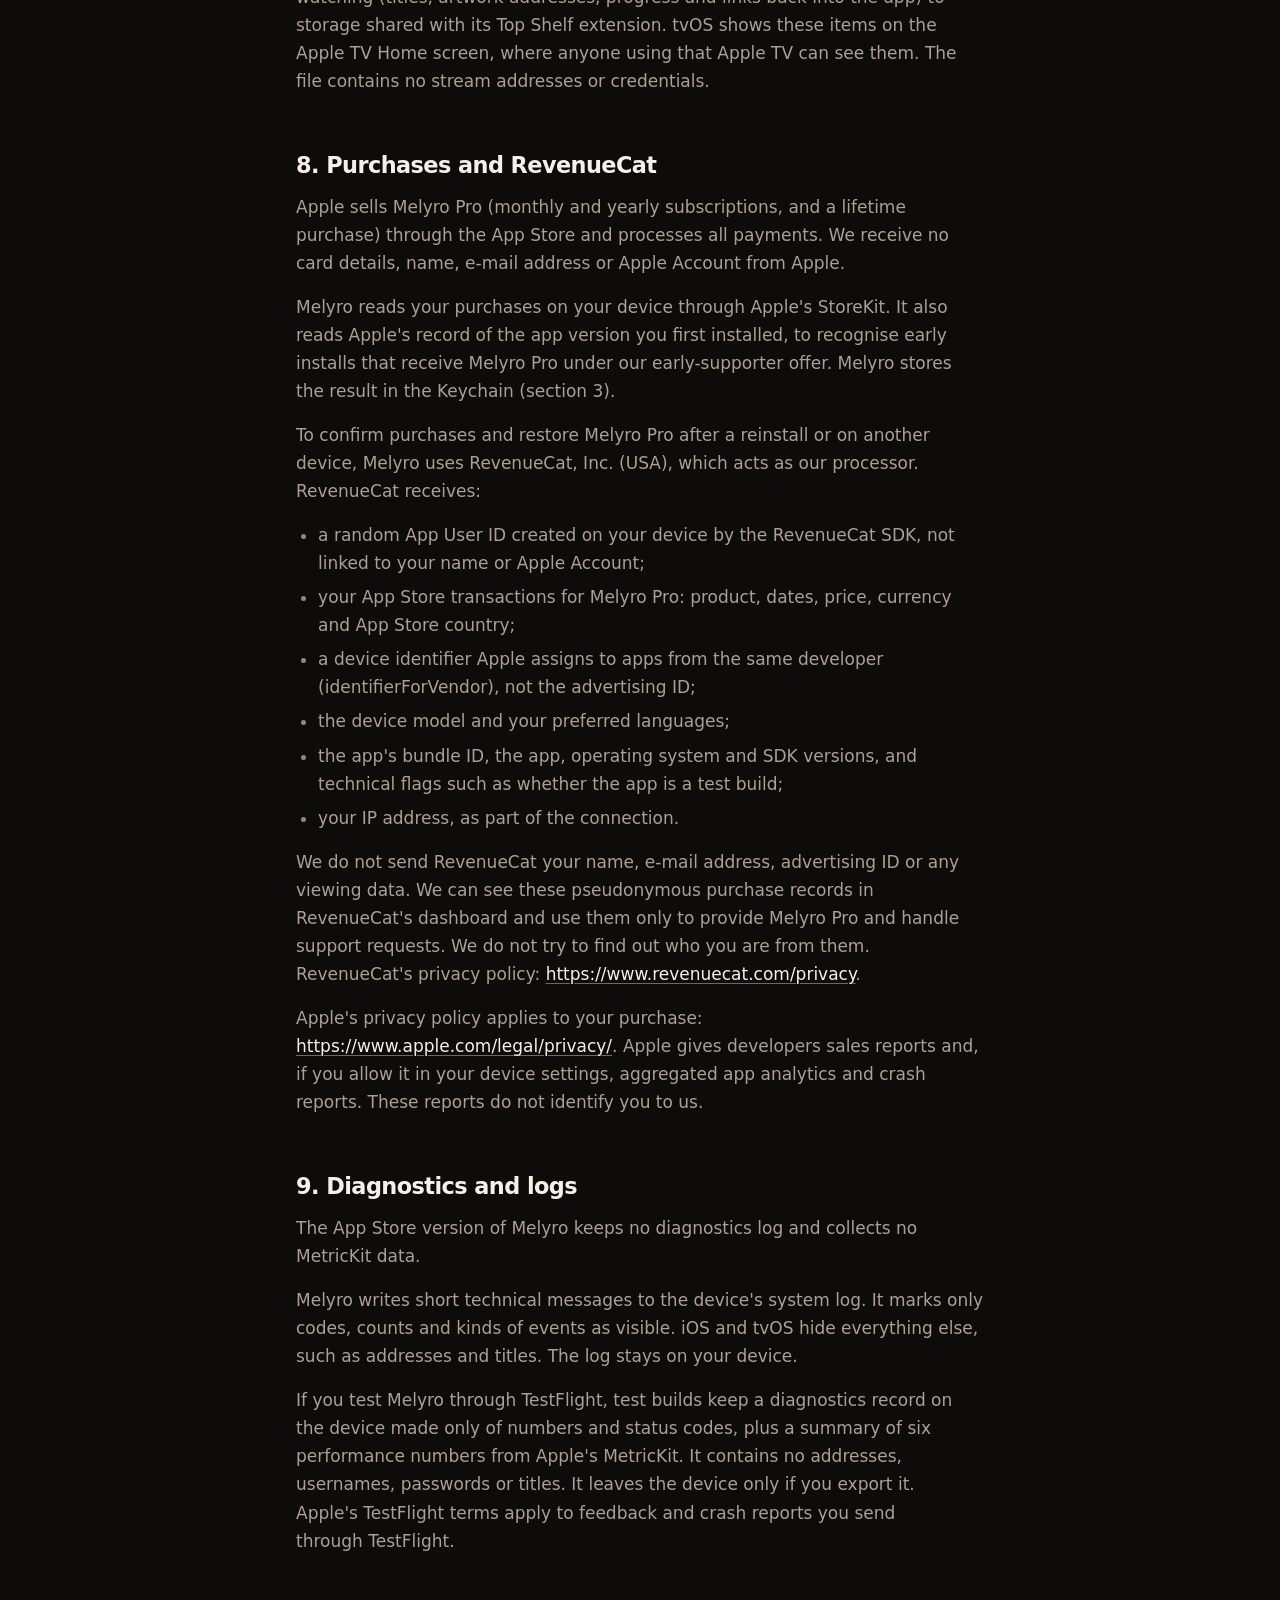
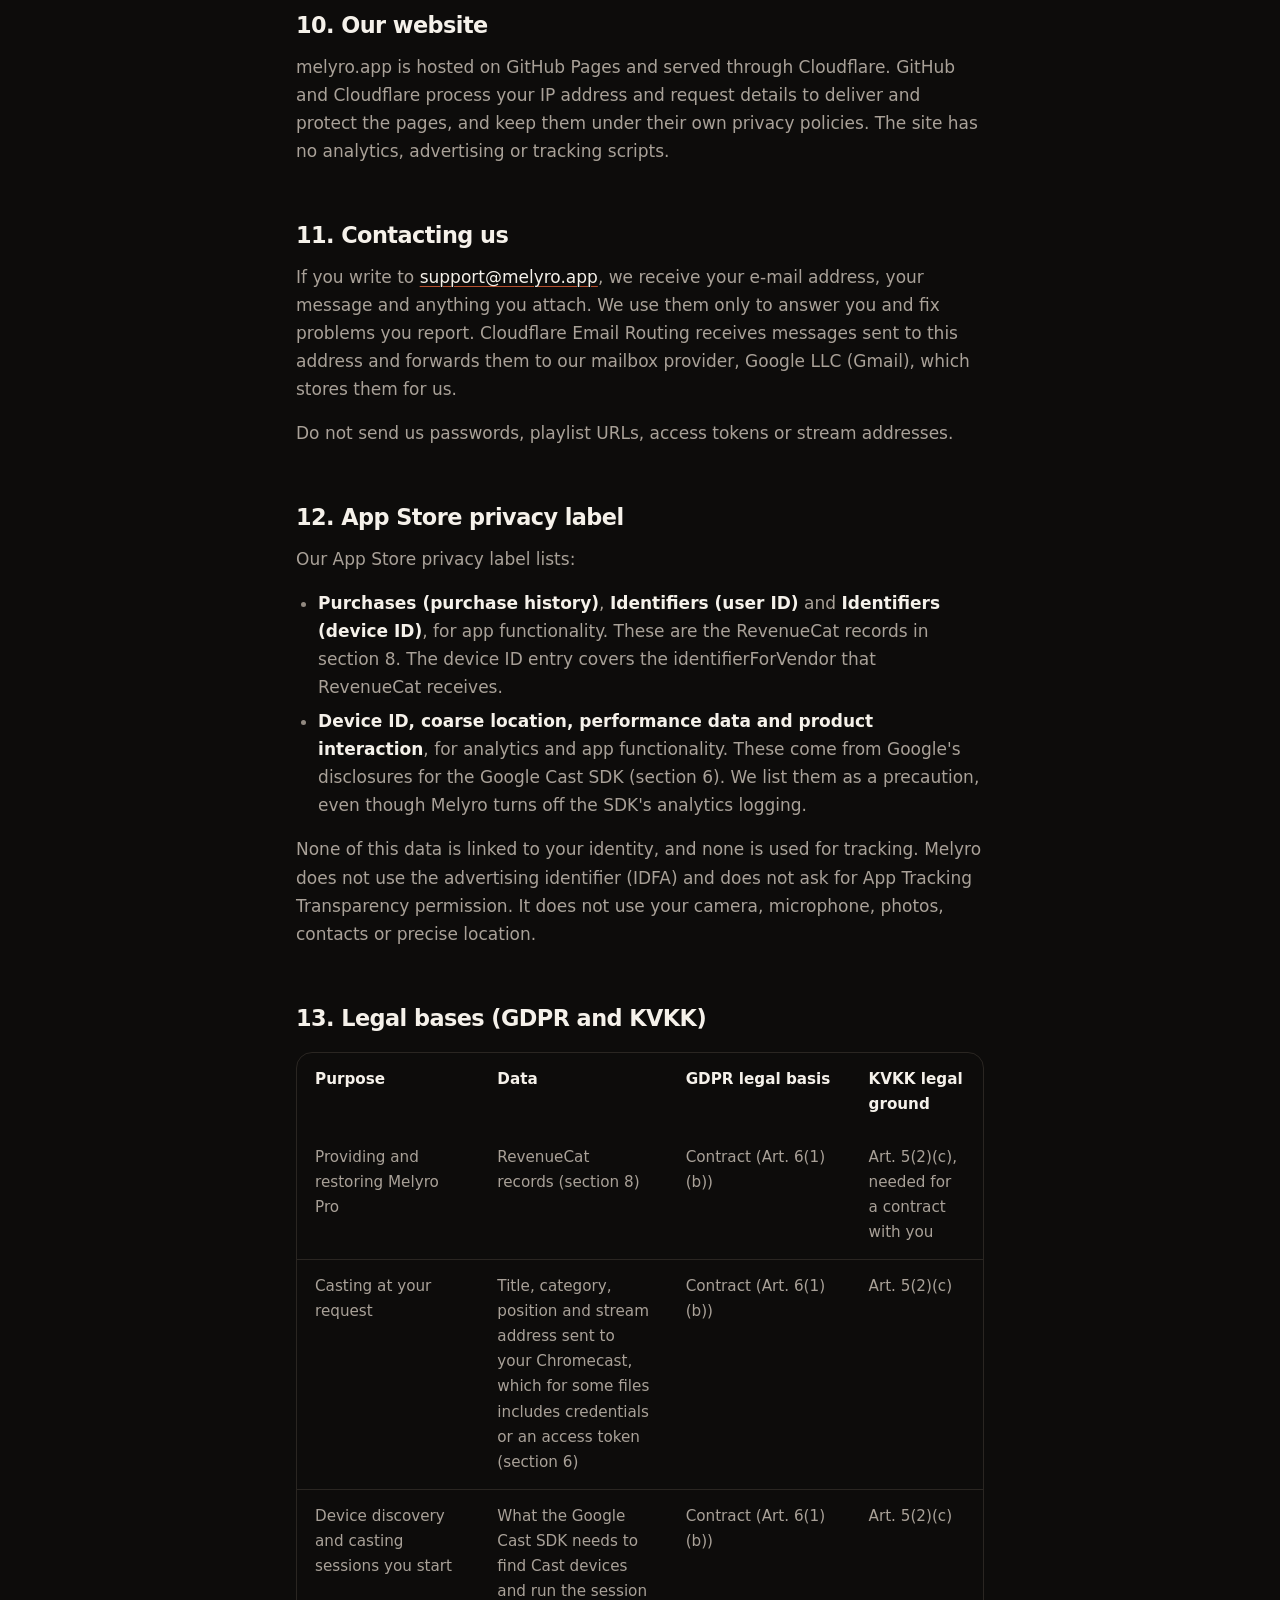
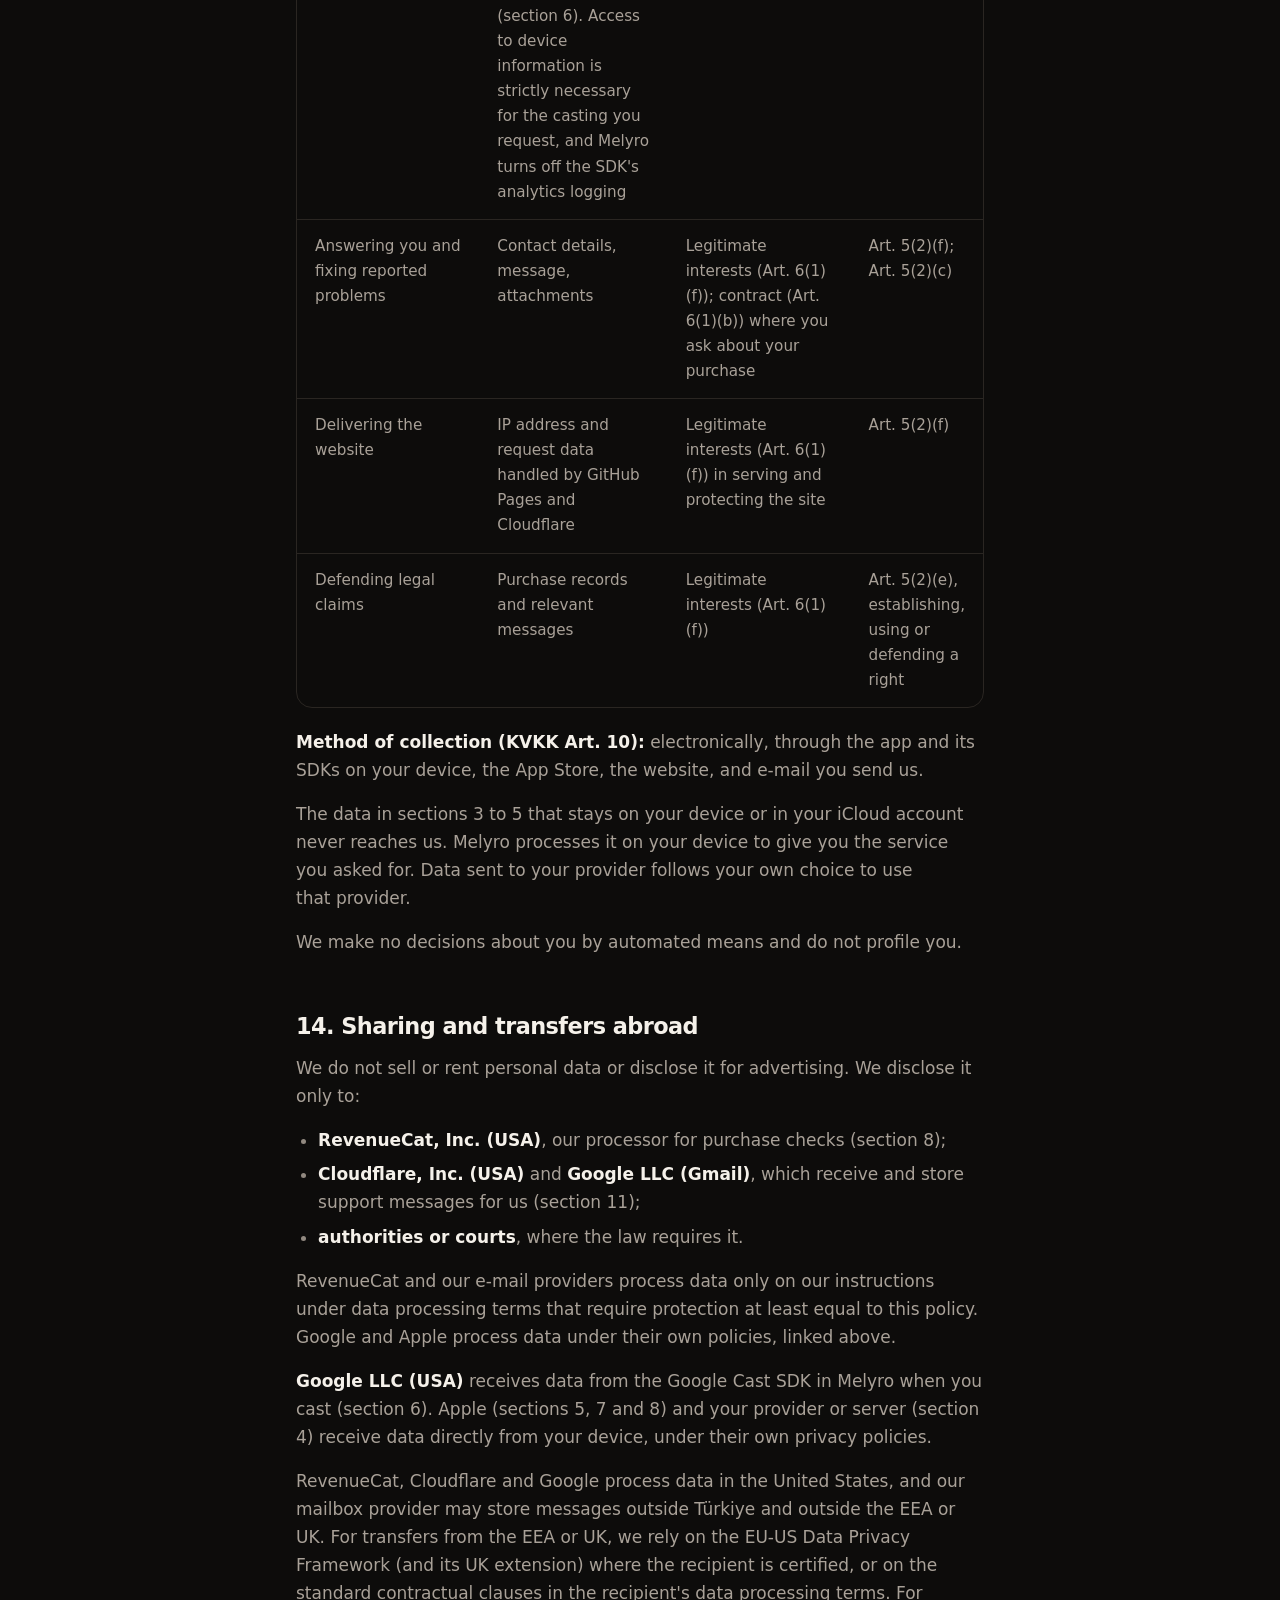
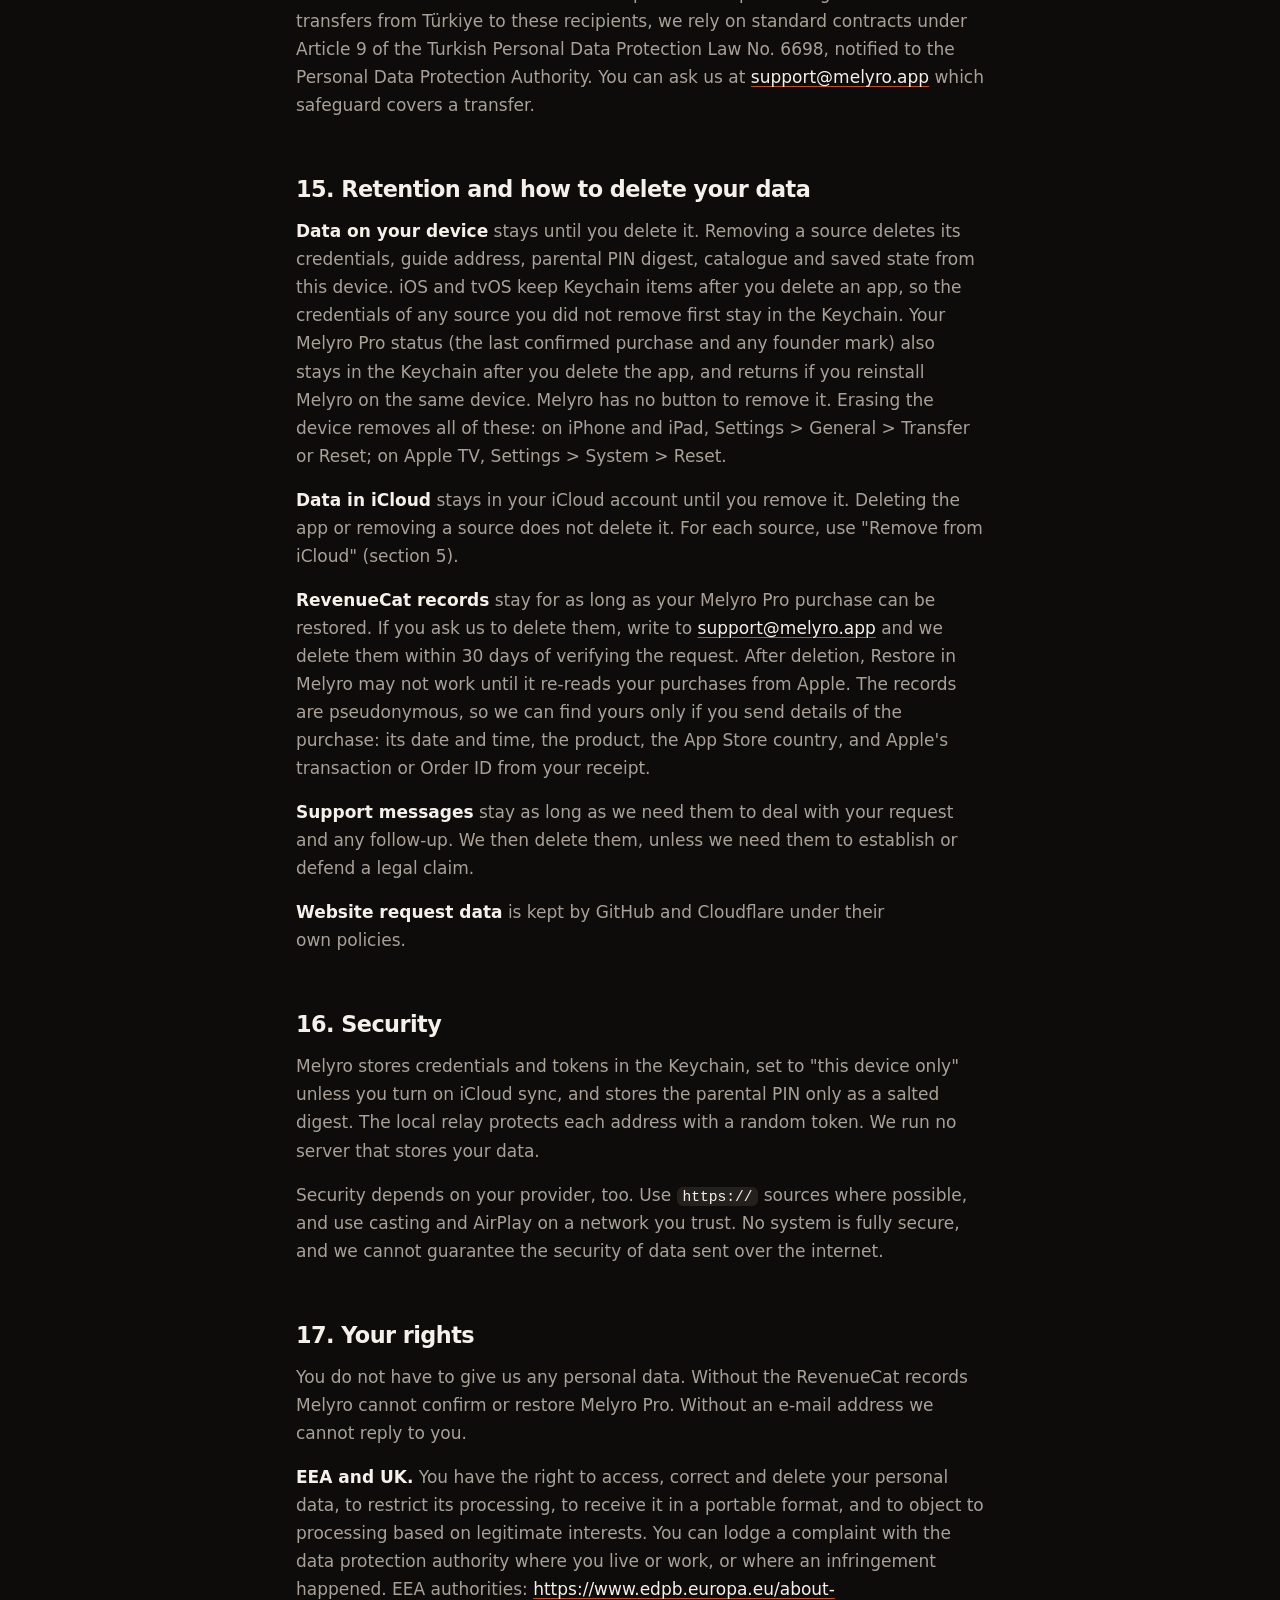
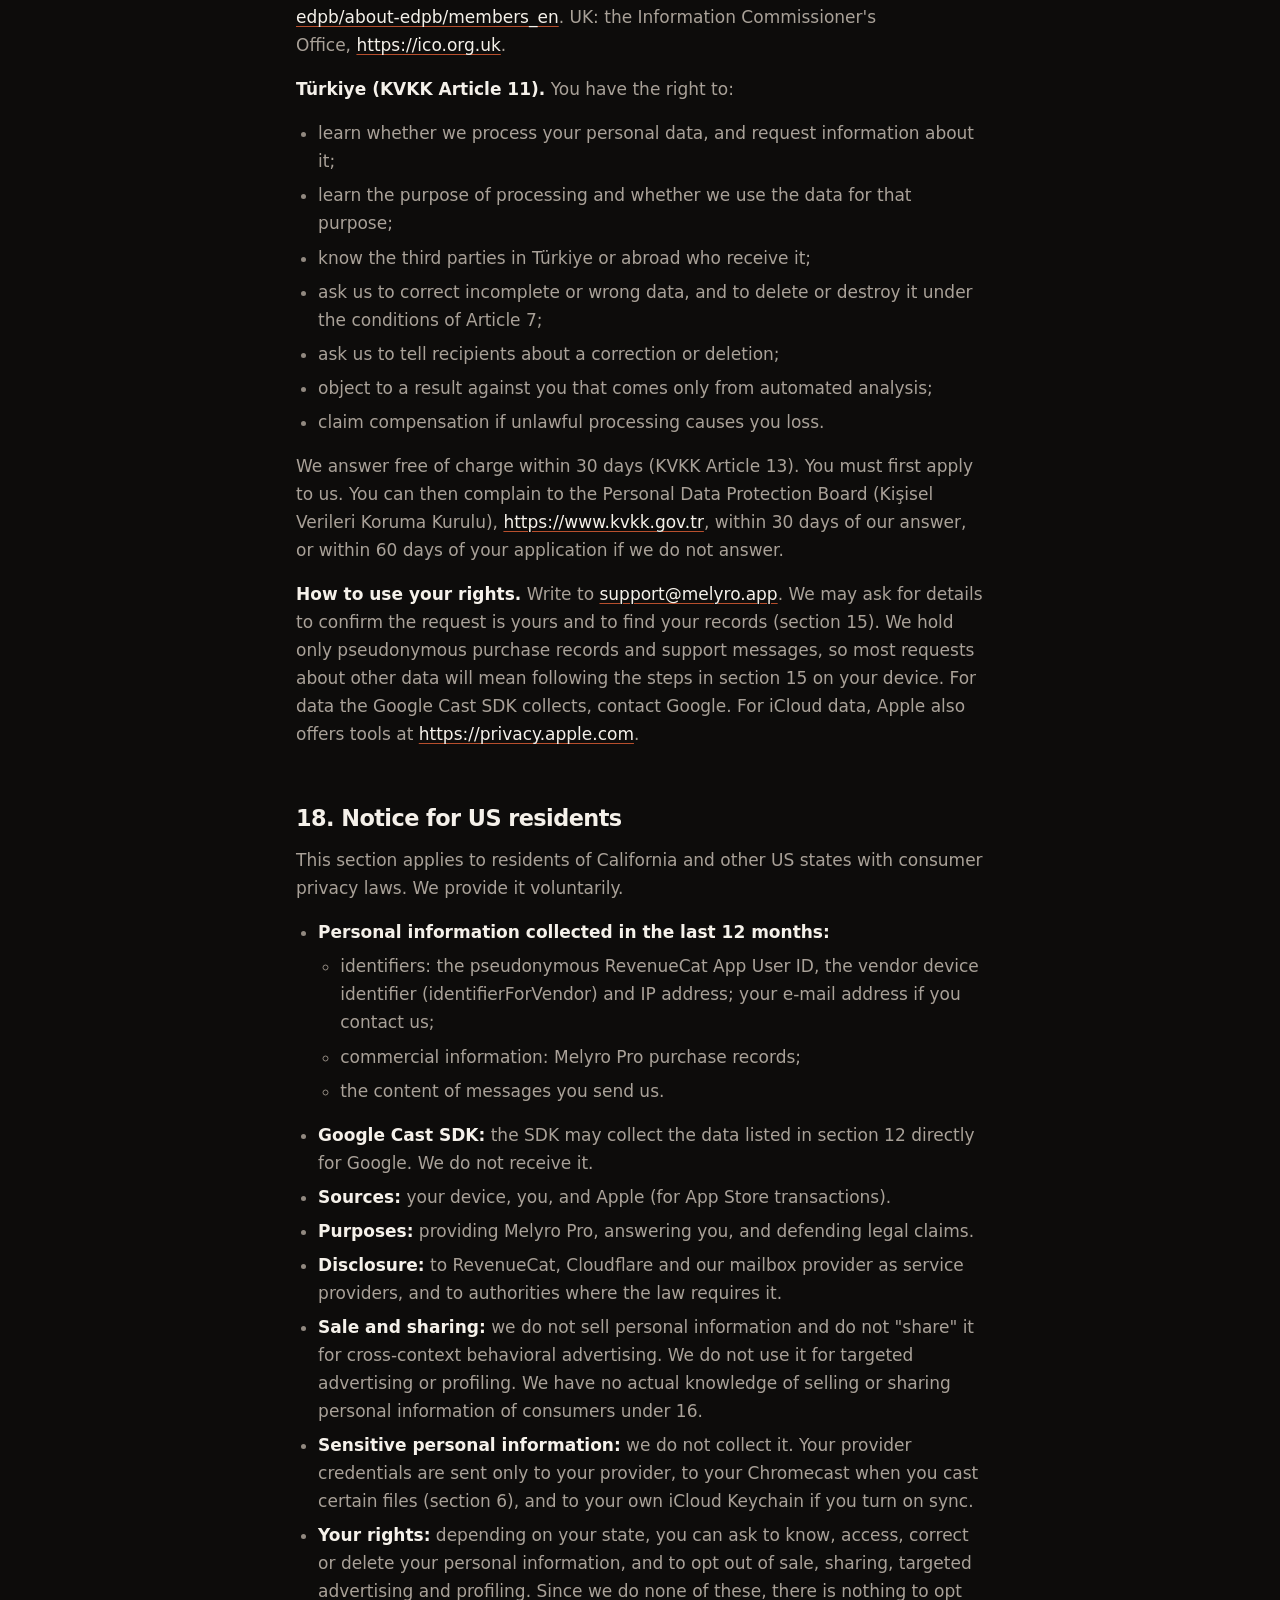
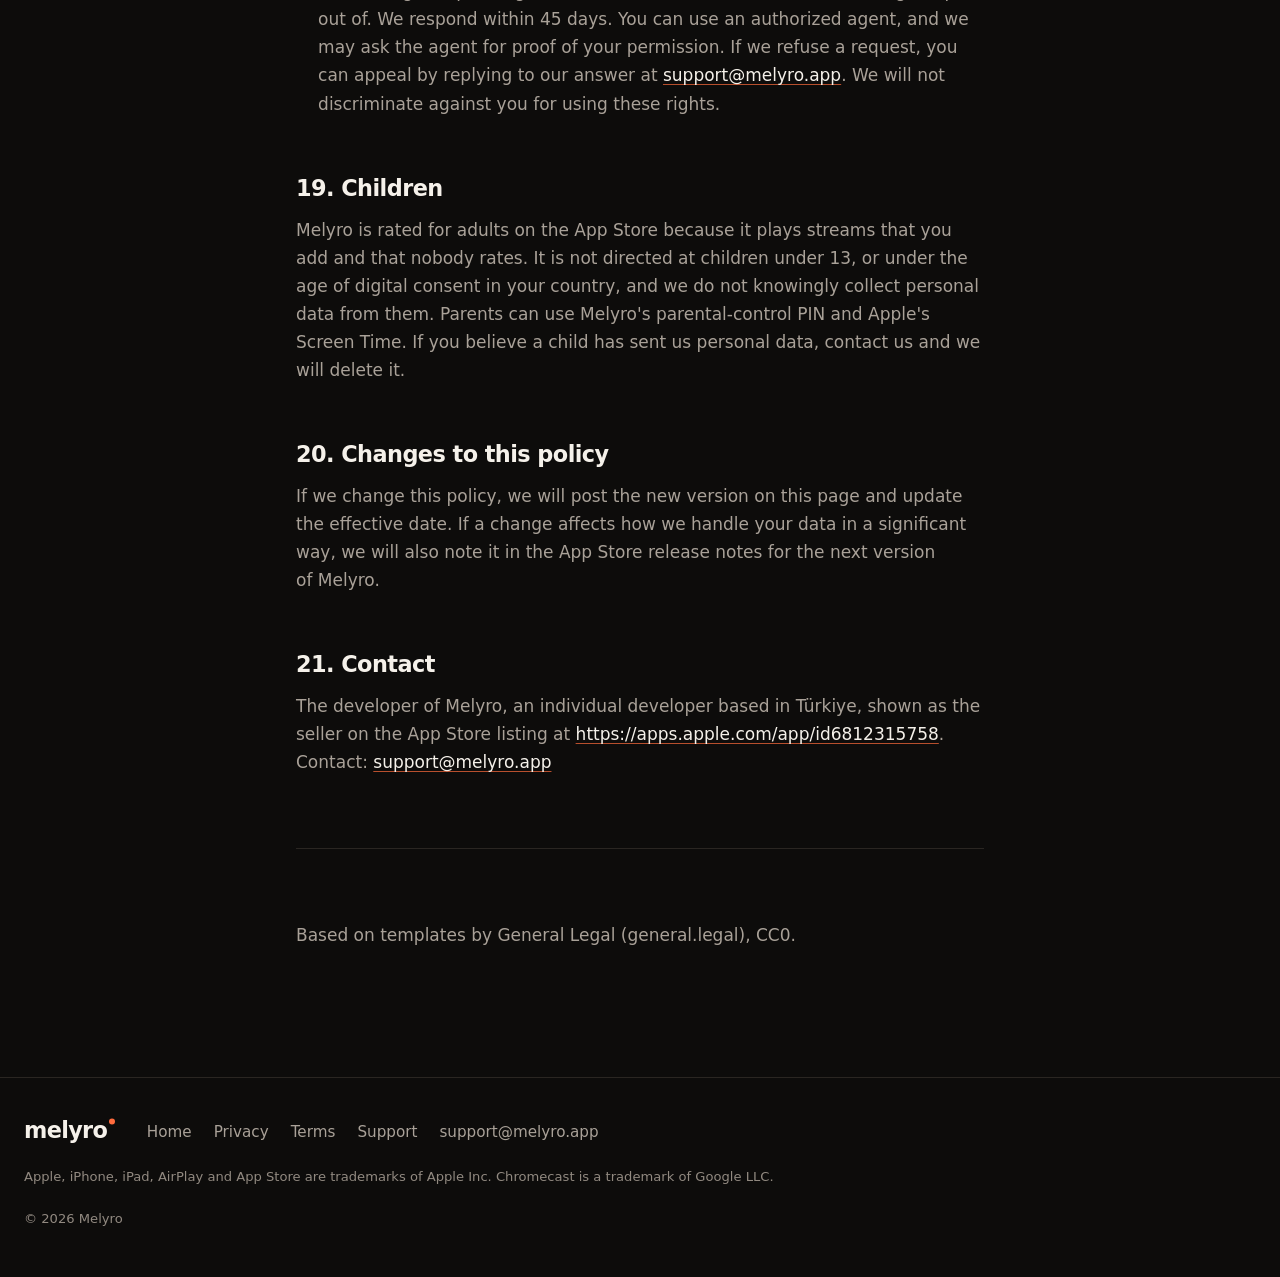
<file: privacy-en.html>
<!doctype html>
<html lang="en">
<head>
<meta charset="utf-8">
<meta name="viewport" content="width=device-width, initial-scale=1, viewport-fit=cover">
<meta name="robots" content="index">
<title>Privacy Policy — Melyro</title>
<meta name="theme-color" content="#0D0C0B">
<meta name="color-scheme" content="dark">
<link rel="icon" href="img/mark.svg" type="image/svg+xml">
<link rel="apple-touch-icon" href="img/apple-touch-icon.png">
<link rel="stylesheet" href="style.css">
<link rel="alternate" hreflang="tr" href="https://melyro.app/privacy.html">
<link rel="alternate" hreflang="en" href="https://melyro.app/privacy-en.html">
<link rel="alternate" hreflang="de" href="https://melyro.app/privacy-de.html">
</head>
<body>
<header class="bar">
  <div class="bar-in">
    <a class="brand" href="index-en.html" aria-label="Melyro"><span class="wm">melyro<span class="lamp" aria-hidden="true"></span></span></a>
    <nav aria-label="Melyro"><a href="index-en.html">Home</a><a href="privacy-en.html" aria-current="page">Privacy</a><a href="terms-en.html">Terms</a><a href="support.html#en">Support</a></nav>
    <div class="langs" role="group" aria-label="Language"><a href="privacy.html" hreflang="tr" lang="tr">TR</a><strong aria-current="page">EN</strong><a href="privacy-de.html" hreflang="de" lang="de">DE</a></div>
    <a class="btn" href="https://apps.apple.com/app/id6812315758">Download</a>
  </div>
</header>
<main class="wrap">
<h1>Melyro Privacy Policy</h1>

<p class="meta">Effective date: 17 October 2026</p>

<p>Melyro is a media player for iPhone, iPad and Apple TV, with CarPlay video support. It plays sources you add yourself and includes no content. We run no server for the app, create no accounts, show no ads, and use no analytics, tracking or crash reporting of our own. We do not sell your personal data or share it for advertising.</p>

<p>Most of what Melyro handles stays on your device. Some data leaves it in these cases:</p>

<ul>
<li>to the provider or server you add, and to guide and artwork addresses named in your source;</li>
<li>to your Chromecast or AirPlay receiver, and to Google when you cast;</li>
<li>to Apple for purchases, and for iCloud sync and Handoff if you turn them on;</li>
<li>to RevenueCat, which checks Melyro Pro purchases for us and keeps pseudonymous purchase records (not linked to your name, e-mail or Apple Account) that we can see.</li>
</ul>

<p>This policy covers the Melyro apps on iPhone, iPad and Apple TV (including the Top Shelf extension and CarPlay), and the melyro.app website. It is also the information notice required by Articles 13 and 14 of the EU and UK General Data Protection Regulation (GDPR), Article 10 of Türkiye's Personal Data Protection Law No. 6698 (KVKK), and the notices that US state privacy laws, including the California Consumer Privacy Act as amended (CCPA), require where they apply. Melyro is not available on Android or Google Play. If that changes, we will update this policy first.</p>

<p>This policy is published in English, Turkish and German. If the versions differ, the Turkish version prevails for KVKK purposes.</p>

<h2>Contents</h2>

<ol>
<li>Who we are</li>
<li>What Melyro is</li>
<li>Data stored on your device</li>
<li>Data sent to your provider and other hosts</li>
<li>iCloud sync and Handoff</li>
<li>Chromecast and the local relay</li>
<li>AirPlay, CarPlay, Picture in Picture and Apple TV</li>
<li>Purchases and RevenueCat</li>
<li>Diagnostics and logs</li>
<li>Our website</li>
<li>Contacting us</li>
<li>App Store privacy label</li>
<li>Legal bases (GDPR and KVKK)</li>
<li>Sharing and transfers abroad</li>
<li>Retention and how to delete your data</li>
<li>Security</li>
<li>Your rights</li>
<li>Notice for US residents</li>
<li>Children</li>
<li>Changes to this policy</li>
<li>Contact</li>
</ol>

<h2 id="s1">1. Who we are</h2>

<p>The data controller (in Turkish law, "veri sorumlusu") is the developer of Melyro, an individual developer based in Türkiye, shown as the seller on the App Store listing at <a href="https://apps.apple.com/app/id6812315758">https://apps.apple.com/app/id6812315758</a> ("we", "us").</p>

<p>Contact: <a href="mailto:support@melyro.app">support@melyro.app</a></p>

<p>Melyro is an independent app. We are not affiliated with, endorsed by or sponsored by any content provider, IPTV or Xtream service, Jellyfin, Emby, Apple, Google (including Chromecast and Google Cast) or RevenueCat. Their names appear only to describe what Melyro works with and remain the trademarks of their owners.</p>

<h2 id="s2">2. What Melyro is</h2>

<p>Melyro includes no channels, films, series, playlists or provider directory. You add one of these yourself:</p>

<ul>
<li>an M3U playlist, from a file or a URL;</li>
<li>an Xtream-compatible login (server address, username and password);</li>
<li>your own Jellyfin or Emby server (server address and username; the server then issues an access token).</li>
</ul>

<p>Melyro plays only the sources you add. Your provider or server operator decides what data it collects about you. Its own privacy policy applies to that.</p>

<p>You are responsible for having the right to use every source you add. See our Terms of Use (<a href="https://melyro.app/terms.html">https://melyro.app/terms.html</a>) for content and copyright notices.</p>

<h2 id="s3">3. Data stored on your device</h2>

<p>Melyro keeps the following on your device. We do not receive it.</p>

<p><strong>In the Keychain, set to "this device only":</strong></p>

<ul>
<li>source secrets: the Xtream password, the Jellyfin or Emby access token, and the playlist URL;</li>
<li>a TV guide (XMLTV) address you type in;</li>
<li>your parental-control PIN, stored only as a salted SHA-256 digest, never as the PIN itself;</li>
<li>your Melyro Pro status: the last confirmed purchase, and an early-install ("founder") mark, if it applies.</li>
</ul>

<p><strong>In the app's own storage:</strong></p>

<ul>
<li>the catalogue cache loaded from your source, and source snapshot files;</li>
<li>favourites, watch history and playback positions, and your channel arrangement (hidden channels and categories, names you gave channels, order);</li>
<li>external subtitle files you pick;</li>
<li>preferences, layout and accent colour;</li>
<li>RevenueCat's cache of your purchase status and its random App User ID (section 8).</li>
</ul>

<p><strong>Programme reminders.</strong> If you set a reminder, Melyro asks for notification permission and schedules a local notification on your device. Nothing goes to us or to Apple's push service.</p>

<h2 id="s4">4. Data sent to your provider and other hosts</h2>

<p>To load the catalogue and play streams, Melyro connects directly to the provider or server you added. This traffic does not pass through us. Melyro sends:</p>

<ul>
<li>your credentials or token and the requests needed to load the catalogue, streams, TV guide, catch-up and artwork;</li>
<li>the app identifier "Melyro/" plus the app version;</li>
<li>for Jellyfin and Emby, the client and device name "Melyro" and a random device ID that Melyro creates for each source.</li>
</ul>

<p>Your source can also name other hosts. Melyro fetches the TV guide from the XMLTV address in your playlist or the one you type in, and loads artwork from the image addresses in your catalogue. These hosts can belong to companies other than your provider. Like any web server, they receive your IP address and the request.</p>

<p>Melyro allows plain <code>http://</code> addresses because many providers still use them. Data sent over <code>http://</code>, including credentials, travels unencrypted. Use <code>https://</code> where your provider offers it.</p>

<h2 id="s5">5. iCloud sync and Handoff</h2>

<p>iCloud sync is an optional Melyro Pro feature on iPhone, iPad and Apple TV. It is off until you turn it on. When it is on, Melyro writes data to your own iCloud account so your other devices signed in to the same Apple Account can use it. Apple stores this data. We have no access to it.</p>

<p><strong>iCloud key-value storage</strong> (Apple encrypts it, but not end-to-end), for each source:</p>

<ul>
<li>the kind of source and when it was set up;</li>
<li>favourites, playback positions and recently watched items, identified by your provider's item and channel IDs;</li>
<li>hidden channels and categories, names you gave channels, and channel order;</li>
<li>your Home, layout and player preferences.</li>
</ul>

<p><strong>iCloud Keychain</strong> (end-to-end encrypted by Apple):</p>

<ul>
<li>for Xtream: server address, username and password;</li>
<li>for Jellyfin and Emby: server address and username (not the access token);</li>
<li>for playlists: the playlist URL;</li>
<li>the name you gave the source.</li>
</ul>

<p><strong>Not synced:</strong> the parental PIN, locked categories, the catalogue, stream addresses, and the contents of playlists added from a file.</p>

<p><strong>Handoff.</strong> When you watch something, Melyro can pass it to your nearby Apple devices through Handoff. The Handoff message contains the sync key of the source, the kind of source, the item and parent IDs, and how far you got. It contains no credentials or addresses. Melyro does not make it available to search or Siri suggestions.</p>

<p><strong>Turning it off and removing data.</strong> Turning sync off removes this device's sign-ins from iCloud Keychain. Your key-value data stays in iCloud. Removing a source in Melyro keeps its iCloud copy, so your other devices keep it. To delete a source's definition, favourites and sign-in from iCloud, use "Remove from iCloud" for that source.</p>

<h2 id="s6">6. Chromecast and the local relay</h2>

<p>Melyro uses Google's Google Cast SDK on iPhone and iPad (not on Apple TV). Melyro uses Local Network access to find Cast devices and to run the local relay for Chromecast and AirPlay receivers (see below). It starts looking for Cast devices only after you first tap the Cast button.</p>

<p><strong>What your Chromecast receives:</strong></p>

<ul>
<li>the title and category of what you play, and the start position;</li>
<li>an address to play from:
<ul>
<li>for HLS and live streams, an address on your phone's local relay (see below) with a random access token;</li>
<li>for progressive video files, your provider's own stream address. Xtream video-on-demand addresses contain your username and password, and Jellyfin or Emby addresses contain your server access token, so in those cases these reach the Chromecast and the receiver page.</li>
</ul></li>
</ul>

<p>The Chromecast runs Google's Default Media Receiver, which it loads from Google's servers. Google's privacy policy applies to the Chromecast and the receiver: <a href="https://policies.google.com/privacy">https://policies.google.com/privacy</a>.</p>

<p><strong>Local relay.</strong> For some streams, Melyro runs a small server on your iPhone or iPad that passes the stream on to a Chromecast or AirPlay receiver on your local network. A random token protects each relay address. Your provider address and credentials stay on your device in this case. Others on your network who obtain the relay address and token could play the stream while the relay runs, so cast on a network you trust.</p>

<p><strong>Google Cast SDK data.</strong> Melyro turns off the SDK's analytics logging and does not use SDK data for analytics. Google's disclosures for the SDK list device ID, coarse location, performance data and product interaction as data the SDK may collect, not linked to your identity and not used for tracking. Google says it collects device ID only when analytics logging is on. Google decides what the SDK collects and how it uses it, under its own privacy policy. We decide only whether the SDK is included, and we do not receive this data.</p>

<h2 id="s7">7. AirPlay, CarPlay, Picture in Picture and Apple TV</h2>

<p>AirPlay, Picture in Picture, external displays and CarPlay are Apple features. Apple's privacy terms apply to them. Melyro supports CarPlay for video only, which works only while the car is parked. When AirPlay plays through the local relay, Melyro uses Local Network access and section 6 applies.</p>

<p><strong>Apple TV Top Shelf.</strong> On Apple TV, Melyro writes a small file of what you are watching (titles, artwork addresses, progress and links back into the app) to storage shared with its Top Shelf extension. tvOS shows these items on the Apple TV Home screen, where anyone using that Apple TV can see them. The file contains no stream addresses or credentials.</p>

<h2 id="s8">8. Purchases and RevenueCat</h2>

<p>Apple sells Melyro Pro (monthly and yearly subscriptions, and a lifetime purchase) through the App Store and processes all payments. We receive no card details, name, e-mail address or Apple Account from Apple.</p>

<p>Melyro reads your purchases on your device through Apple's StoreKit. It also reads Apple's record of the app version you first installed, to recognise early installs that receive Melyro Pro under our early-supporter offer. Melyro stores the result in the Keychain (section 3).</p>

<p>To confirm purchases and restore Melyro Pro after a reinstall or on another device, Melyro uses RevenueCat, Inc. (USA), which acts as our processor. RevenueCat receives:</p>

<ul>
<li>a random App User ID created on your device by the RevenueCat SDK, not linked to your name or Apple Account;</li>
<li>your App Store transactions for Melyro Pro: product, dates, price, currency and App Store country;</li>
<li>a device identifier Apple assigns to apps from the same developer (identifierForVendor), not the advertising ID;</li>
<li>the device model and your preferred languages;</li>
<li>the app's bundle ID, the app, operating system and SDK versions, and technical flags such as whether the app is a test build;</li>
<li>your IP address, as part of the connection.</li>
</ul>

<p>We do not send RevenueCat your name, e-mail address, advertising ID or any viewing data. We can see these pseudonymous purchase records in RevenueCat's dashboard and use them only to provide Melyro Pro and handle support requests. We do not try to find out who you are from them. RevenueCat's privacy policy: <a href="https://www.revenuecat.com/privacy">https://www.revenuecat.com/privacy</a>.</p>

<p>Apple's privacy policy applies to your purchase: <a href="https://www.apple.com/legal/privacy/">https://www.apple.com/legal/privacy/</a>. Apple gives developers sales reports and, if you allow it in your device settings, aggregated app analytics and crash reports. These reports do not identify you to us.</p>

<h2 id="s9">9. Diagnostics and logs</h2>

<p>The App Store version of Melyro keeps no diagnostics log and collects no MetricKit data.</p>

<p>Melyro writes short technical messages to the device's system log. It marks only codes, counts and kinds of events as visible. iOS and tvOS hide everything else, such as addresses and titles. The log stays on your device.</p>

<p>If you test Melyro through TestFlight, test builds keep a diagnostics record on the device made only of numbers and status codes, plus a summary of six performance numbers from Apple's MetricKit. It contains no addresses, usernames, passwords or titles. It leaves the device only if you export it. Apple's TestFlight terms apply to feedback and crash reports you send through TestFlight.</p>

<h2 id="s10">10. Our website</h2>

<p>melyro.app is hosted on GitHub Pages and served through Cloudflare. GitHub and Cloudflare process your IP address and request details to deliver and protect the pages, and keep them under their own privacy policies. The site has no analytics, advertising or tracking scripts.</p>

<h2 id="s11">11. Contacting us</h2>

<p>If you write to <a href="mailto:support@melyro.app">support@melyro.app</a>, we receive your e-mail address, your message and anything you attach. We use them only to answer you and fix problems you report. Cloudflare Email Routing receives messages sent to this address and forwards them to our mailbox provider, Google LLC (Gmail), which stores them for us.</p>

<p>Do not send us passwords, playlist URLs, access tokens or stream addresses.</p>

<h2 id="s12">12. App Store privacy label</h2>

<p>Our App Store privacy label lists:</p>

<ul>
<li><strong>Purchases (purchase history)</strong>, <strong>Identifiers (user ID)</strong> and <strong>Identifiers (device ID)</strong>, for app functionality. These are the RevenueCat records in section 8. The device ID entry covers the identifierForVendor that RevenueCat receives.</li>
<li><strong>Device ID, coarse location, performance data and product interaction</strong>, for analytics and app functionality. These come from Google's disclosures for the Google Cast SDK (section 6). We list them as a precaution, even though Melyro turns off the SDK's analytics logging.</li>
</ul>

<p>None of this data is linked to your identity, and none is used for tracking. Melyro does not use the advertising identifier (IDFA) and does not ask for App Tracking Transparency permission. It does not use your camera, microphone, photos, contacts or precise location.</p>

<h2 id="s13">13. Legal bases (GDPR and KVKK)</h2>

<div class="table">
<table>
<thead><tr><th>Purpose</th><th>Data</th><th>GDPR legal basis</th><th>KVKK legal ground</th></tr></thead>
<tbody>
<tr><td>Providing and restoring Melyro Pro</td><td>RevenueCat records (section 8)</td><td>Contract (Art. 6(1)(b))</td><td>Art. 5(2)(c), needed for a contract with you</td></tr>
<tr><td>Casting at your request</td><td>Title, category, position and stream address sent to your Chromecast, which for some files includes credentials or an access token (section 6)</td><td>Contract (Art. 6(1)(b))</td><td>Art. 5(2)(c)</td></tr>
<tr><td>Device discovery and casting sessions you start</td><td>What the Google Cast SDK needs to find Cast devices and run the session (section 6). Access to device information is strictly necessary for the casting you request, and Melyro turns off the SDK's analytics logging</td><td>Contract (Art. 6(1)(b))</td><td>Art. 5(2)(c)</td></tr>
<tr><td>Answering you and fixing reported problems</td><td>Contact details, message, attachments</td><td>Legitimate interests (Art. 6(1)(f)); contract (Art. 6(1)(b)) where you ask about your purchase</td><td>Art. 5(2)(f); Art. 5(2)(c)</td></tr>
<tr><td>Delivering the website</td><td>IP address and request data handled by GitHub Pages and Cloudflare</td><td>Legitimate interests (Art. 6(1)(f)) in serving and protecting the site</td><td>Art. 5(2)(f)</td></tr>
<tr><td>Defending legal claims</td><td>Purchase records and relevant messages</td><td>Legitimate interests (Art. 6(1)(f))</td><td>Art. 5(2)(e), establishing, using or defending a right</td></tr>
</tbody>
</table>
</div>

<p><strong>Method of collection (KVKK Art. 10):</strong> electronically, through the app and its SDKs on your device, the App Store, the website, and e-mail you send us.</p>

<p>The data in sections 3 to 5 that stays on your device or in your iCloud account never reaches us. Melyro processes it on your device to give you the service you asked for. Data sent to your provider follows your own choice to use that provider.</p>

<p>We make no decisions about you by automated means and do not profile you.</p>

<h2 id="s14">14. Sharing and transfers abroad</h2>

<p>We do not sell or rent personal data or disclose it for advertising. We disclose it only to:</p>

<ul>
<li><strong>RevenueCat, Inc. (USA)</strong>, our processor for purchase checks (section 8);</li>
<li><strong>Cloudflare, Inc. (USA)</strong> and <strong>Google LLC (Gmail)</strong>, which receive and store support messages for us (section 11);</li>
<li><strong>authorities or courts</strong>, where the law requires it.</li>
</ul>

<p>RevenueCat and our e-mail providers process data only on our instructions under data processing terms that require protection at least equal to this policy. Google and Apple process data under their own policies, linked above.</p>

<p><strong>Google LLC (USA)</strong> receives data from the Google Cast SDK in Melyro when you cast (section 6). Apple (sections 5, 7 and 8) and your provider or server (section 4) receive data directly from your device, under their own privacy policies.</p>

<p>RevenueCat, Cloudflare and Google process data in the United States, and our mailbox provider may store messages outside Türkiye and outside the EEA or UK. For transfers from the EEA or UK, we rely on the EU-US Data Privacy Framework (and its UK extension) where the recipient is certified, or on the standard contractual clauses in the recipient's data processing terms. For transfers from Türkiye to these recipients, we rely on standard contracts under Article 9 of the Turkish Personal Data Protection Law No. 6698, notified to the Personal Data Protection Authority. You can ask us at <a href="mailto:support@melyro.app">support@melyro.app</a> which safeguard covers a transfer.</p>

<h2 id="s15">15. Retention and how to delete your data</h2>

<p><strong>Data on your device</strong> stays until you delete it. Removing a source deletes its credentials, guide address, parental PIN digest, catalogue and saved state from this device. iOS and tvOS keep Keychain items after you delete an app, so the credentials of any source you did not remove first stay in the Keychain. Your Melyro Pro status (the last confirmed purchase and any founder mark) also stays in the Keychain after you delete the app, and returns if you reinstall Melyro on the same device. Melyro has no button to remove it. Erasing the device removes all of these: on iPhone and iPad, Settings &gt; General &gt; Transfer or Reset; on Apple TV, Settings &gt; System &gt; Reset.</p>

<p><strong>Data in iCloud</strong> stays in your iCloud account until you remove it. Deleting the app or removing a source does not delete it. For each source, use "Remove from iCloud" (section 5).</p>

<p><strong>RevenueCat records</strong> stay for as long as your Melyro Pro purchase can be restored. If you ask us to delete them, write to <a href="mailto:support@melyro.app">support@melyro.app</a> and we delete them within 30 days of verifying the request. After deletion, Restore in Melyro may not work until it re-reads your purchases from Apple. The records are pseudonymous, so we can find yours only if you send details of the purchase: its date and time, the product, the App Store country, and Apple's transaction or Order ID from your receipt.</p>

<p><strong>Support messages</strong> stay as long as we need them to deal with your request and any follow-up. We then delete them, unless we need them to establish or defend a legal claim.</p>

<p><strong>Website request data</strong> is kept by GitHub and Cloudflare under their own policies.</p>

<h2 id="s16">16. Security</h2>

<p>Melyro stores credentials and tokens in the Keychain, set to "this device only" unless you turn on iCloud sync, and stores the parental PIN only as a salted digest. The local relay protects each address with a random token. We run no server that stores your data.</p>

<p>Security depends on your provider, too. Use <code>https://</code> sources where possible, and use casting and AirPlay on a network you trust. No system is fully secure, and we cannot guarantee the security of data sent over the internet.</p>

<h2 id="s17">17. Your rights</h2>

<p>You do not have to give us any personal data. Without the RevenueCat records Melyro cannot confirm or restore Melyro Pro. Without an e-mail address we cannot reply to you.</p>

<p><strong>EEA and UK.</strong> You have the right to access, correct and delete your personal data, to restrict its processing, to receive it in a portable format, and to object to processing based on legitimate interests. You can lodge a complaint with the data protection authority where you live or work, or where an infringement happened. EEA authorities: <a href="https://www.edpb.europa.eu/about-edpb/about-edpb/members_en">https://www.edpb.europa.eu/about-edpb/about-edpb/members_en</a>. UK: the Information Commissioner's Office, <a href="https://ico.org.uk">https://ico.org.uk</a>.</p>

<p><strong>Türkiye (KVKK Article 11).</strong> You have the right to:</p>

<ul>
<li>learn whether we process your personal data, and request information about it;</li>
<li>learn the purpose of processing and whether we use the data for that purpose;</li>
<li>know the third parties in Türkiye or abroad who receive it;</li>
<li>ask us to correct incomplete or wrong data, and to delete or destroy it under the conditions of Article 7;</li>
<li>ask us to tell recipients about a correction or deletion;</li>
<li>object to a result against you that comes only from automated analysis;</li>
<li>claim compensation if unlawful processing causes you loss.</li>
</ul>

<p>We answer free of charge within 30 days (KVKK Article 13). You must first apply to us. You can then complain to the Personal Data Protection Board (Kişisel Verileri Koruma Kurulu), <a href="https://www.kvkk.gov.tr">https://www.kvkk.gov.tr</a>, within 30 days of our answer, or within 60 days of your application if we do not answer.</p>

<p><strong>How to use your rights.</strong> Write to <a href="mailto:support@melyro.app">support@melyro.app</a>. We may ask for details to confirm the request is yours and to find your records (section 15). We hold only pseudonymous purchase records and support messages, so most requests about other data will mean following the steps in section 15 on your device. For data the Google Cast SDK collects, contact Google. For iCloud data, Apple also offers tools at <a href="https://privacy.apple.com">https://privacy.apple.com</a>.</p>

<h2 id="s18">18. Notice for US residents</h2>

<p>This section applies to residents of California and other US states with consumer privacy laws. We provide it voluntarily.</p>

<ul>
<li><strong>Personal information collected in the last 12 months:</strong>
<ul>
<li>identifiers: the pseudonymous RevenueCat App User ID, the vendor device identifier (identifierForVendor) and IP address; your e-mail address if you contact us;</li>
<li>commercial information: Melyro Pro purchase records;</li>
<li>the content of messages you send us.</li>
</ul></li>
<li><strong>Google Cast SDK:</strong> the SDK may collect the data listed in section 12 directly for Google. We do not receive it.</li>
<li><strong>Sources:</strong> your device, you, and Apple (for App Store transactions).</li>
<li><strong>Purposes:</strong> providing Melyro Pro, answering you, and defending legal claims.</li>
<li><strong>Disclosure:</strong> to RevenueCat, Cloudflare and our mailbox provider as service providers, and to authorities where the law requires it.</li>
<li><strong>Sale and sharing:</strong> we do not sell personal information and do not "share" it for cross-context behavioral advertising. We do not use it for targeted advertising or profiling. We have no actual knowledge of selling or sharing personal information of consumers under 16.</li>
<li><strong>Sensitive personal information:</strong> we do not collect it. Your provider credentials are sent only to your provider, to your Chromecast when you cast certain files (section 6), and to your own iCloud Keychain if you turn on sync.</li>
<li><strong>Your rights:</strong> depending on your state, you can ask to know, access, correct or delete your personal information, and to opt out of sale, sharing, targeted advertising and profiling. Since we do none of these, there is nothing to opt out of. We respond within 45 days. You can use an authorized agent, and we may ask the agent for proof of your permission. If we refuse a request, you can appeal by replying to our answer at <a href="mailto:support@melyro.app">support@melyro.app</a>. We will not discriminate against you for using these rights.</li>
</ul>

<h2 id="s19">19. Children</h2>

<p>Melyro is rated for adults on the App Store because it plays streams that you add and that nobody rates. It is not directed at children under 13, or under the age of digital consent in your country, and we do not knowingly collect personal data from them. Parents can use Melyro's parental-control PIN and Apple's Screen Time. If you believe a child has sent us personal data, contact us and we will delete it.</p>

<h2 id="s20">20. Changes to this policy</h2>

<p>If we change this policy, we will post the new version on this page and update the effective date. If a change affects how we handle your data in a significant way, we will also note it in the App Store release notes for the next version of Melyro.</p>

<h2 id="s21">21. Contact</h2>

<p>The developer of Melyro, an individual developer based in Türkiye, shown as the seller on the App Store listing at <a href="https://apps.apple.com/app/id6812315758">https://apps.apple.com/app/id6812315758</a>. Contact: <a href="mailto:support@melyro.app">support@melyro.app</a></p>

<hr>

<p>Based on templates by General Legal (general.legal), CC0.</p>
</main>
<footer class="foot">
  <div class="foot-in">
    <a class="brand" href="index-en.html" aria-label="Melyro"><span class="wm">melyro<span class="lamp" aria-hidden="true"></span></span></a>
    <nav aria-label="Melyro"><a href="index-en.html">Home</a><a href="privacy-en.html">Privacy</a><a href="terms-en.html">Terms</a><a href="support.html#en">Support</a><a href="mailto:support@melyro.app">support@melyro.app</a></nav>
  </div>
  <p class="tm">Apple, iPhone, iPad, AirPlay and App Store are trademarks of Apple Inc. Chromecast is a trademark of Google LLC.</p>
  <p class="tm">© 2026 Melyro</p>
</footer>
</body>
</html>
</file>
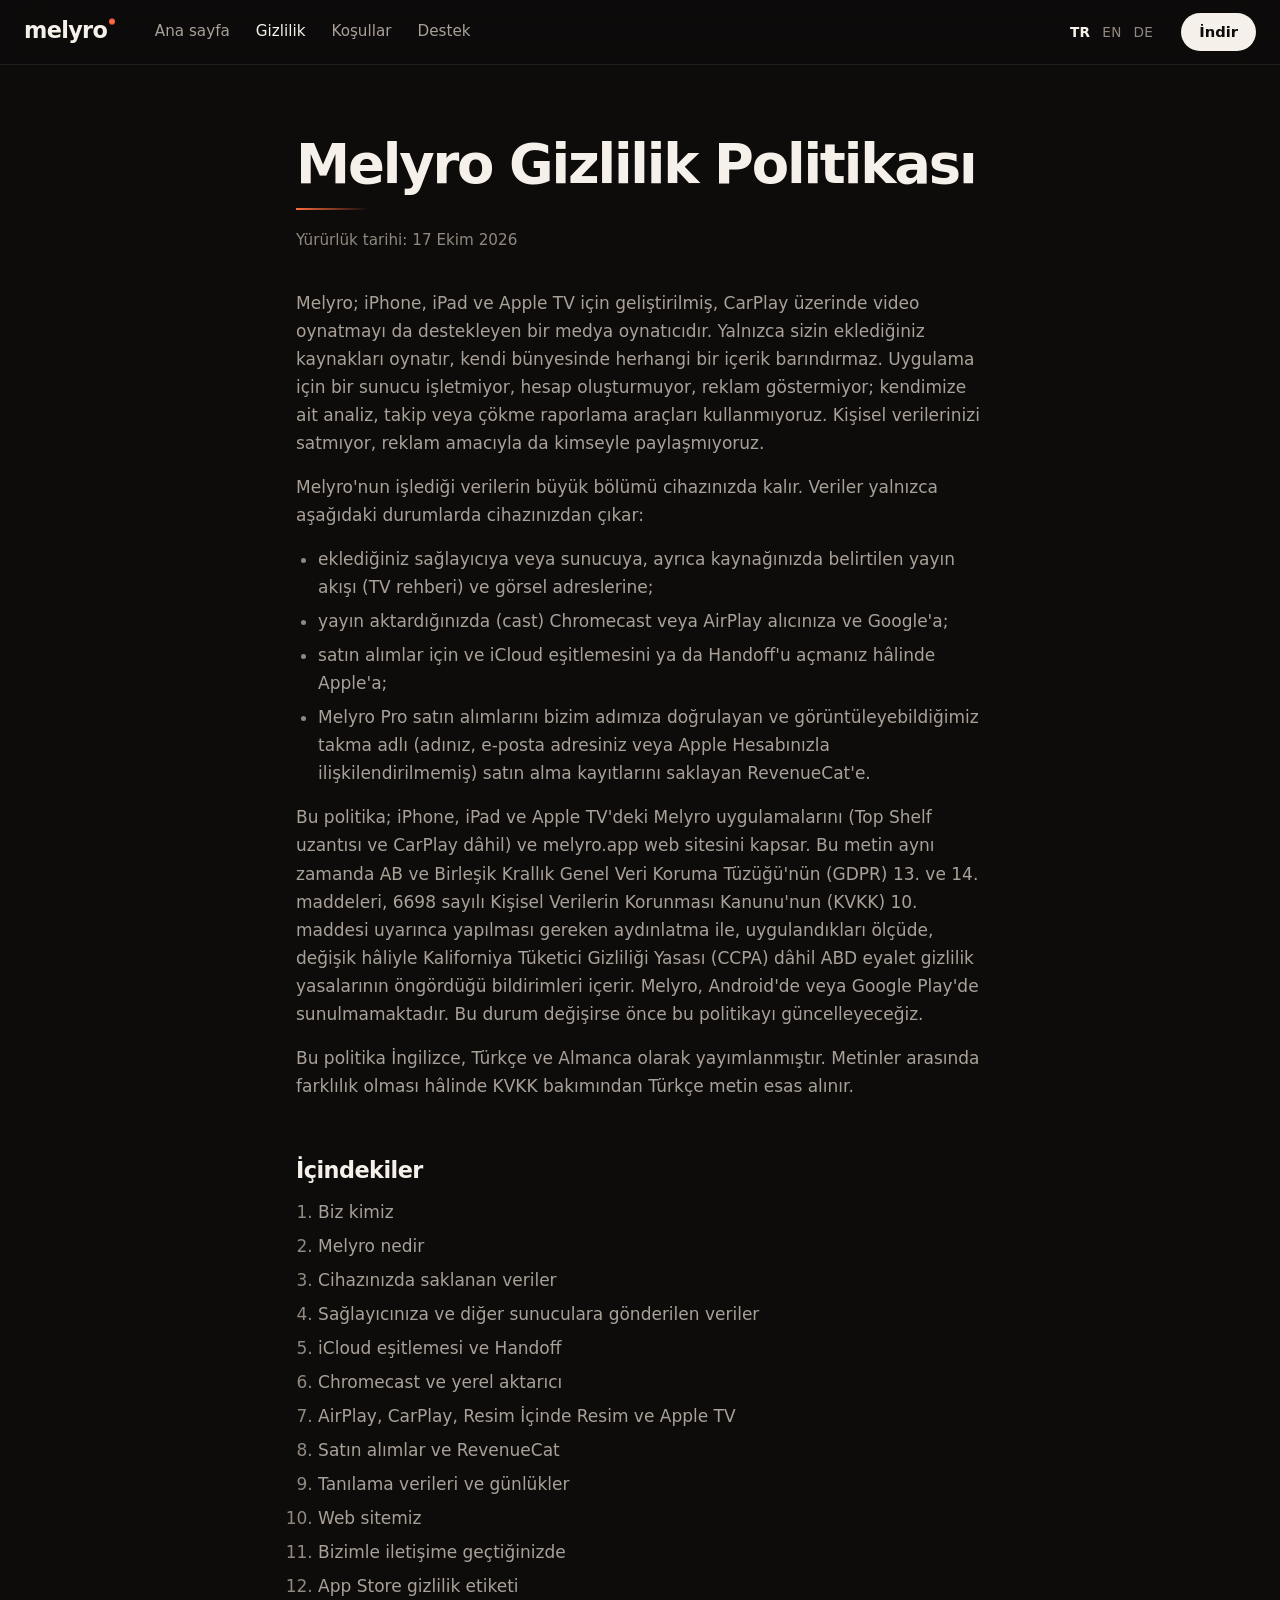
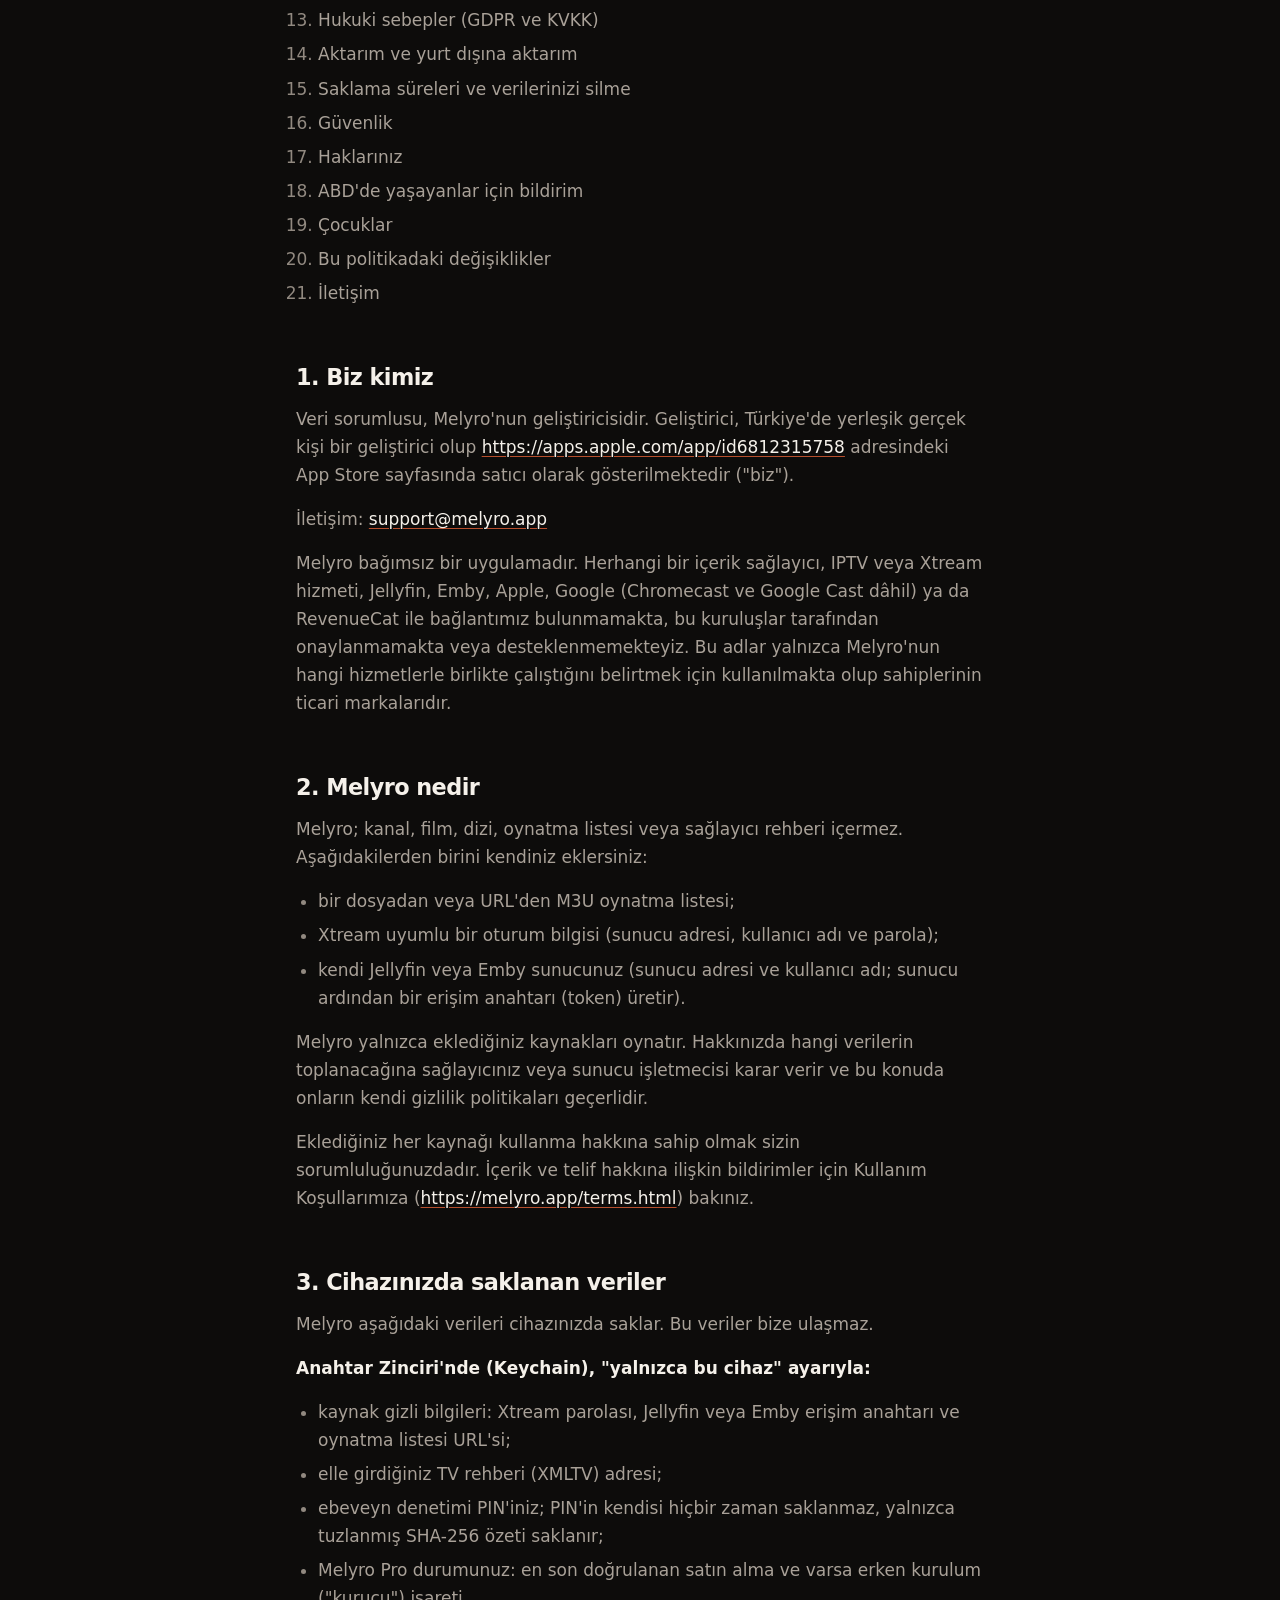
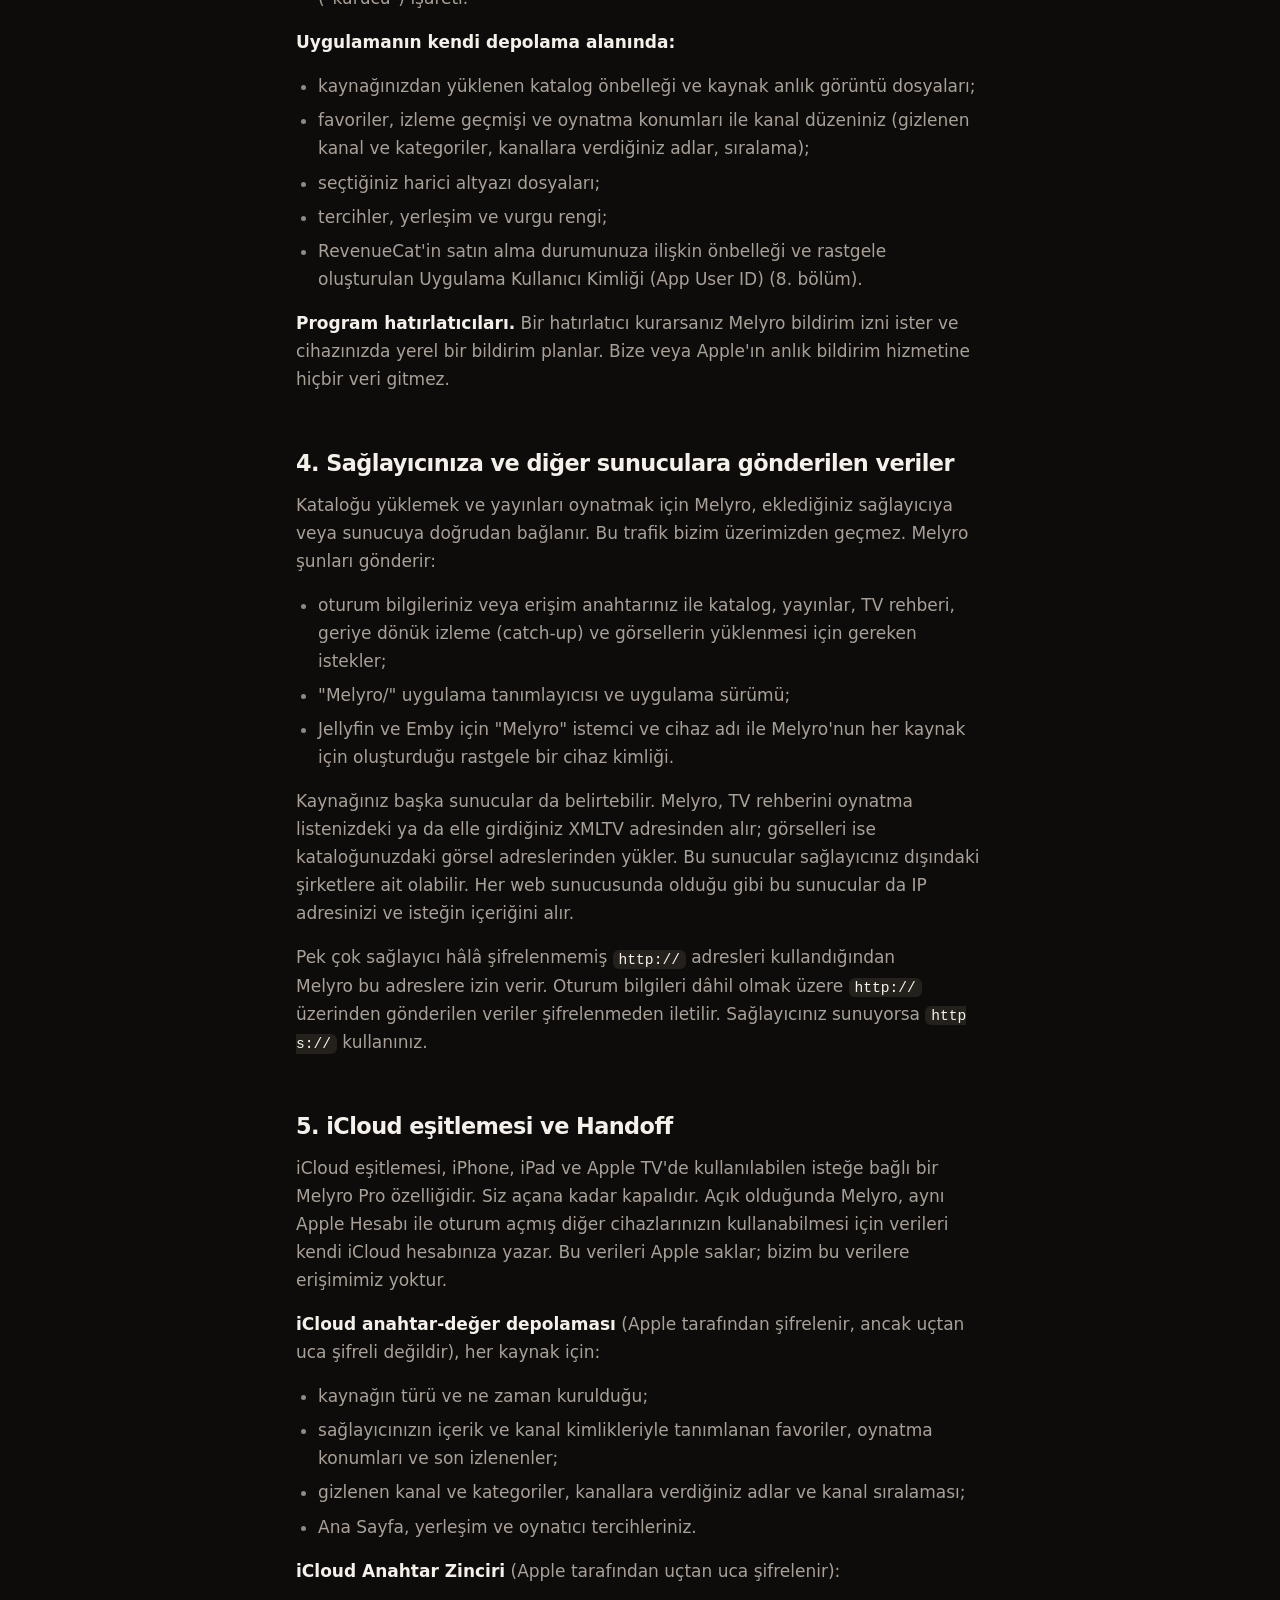
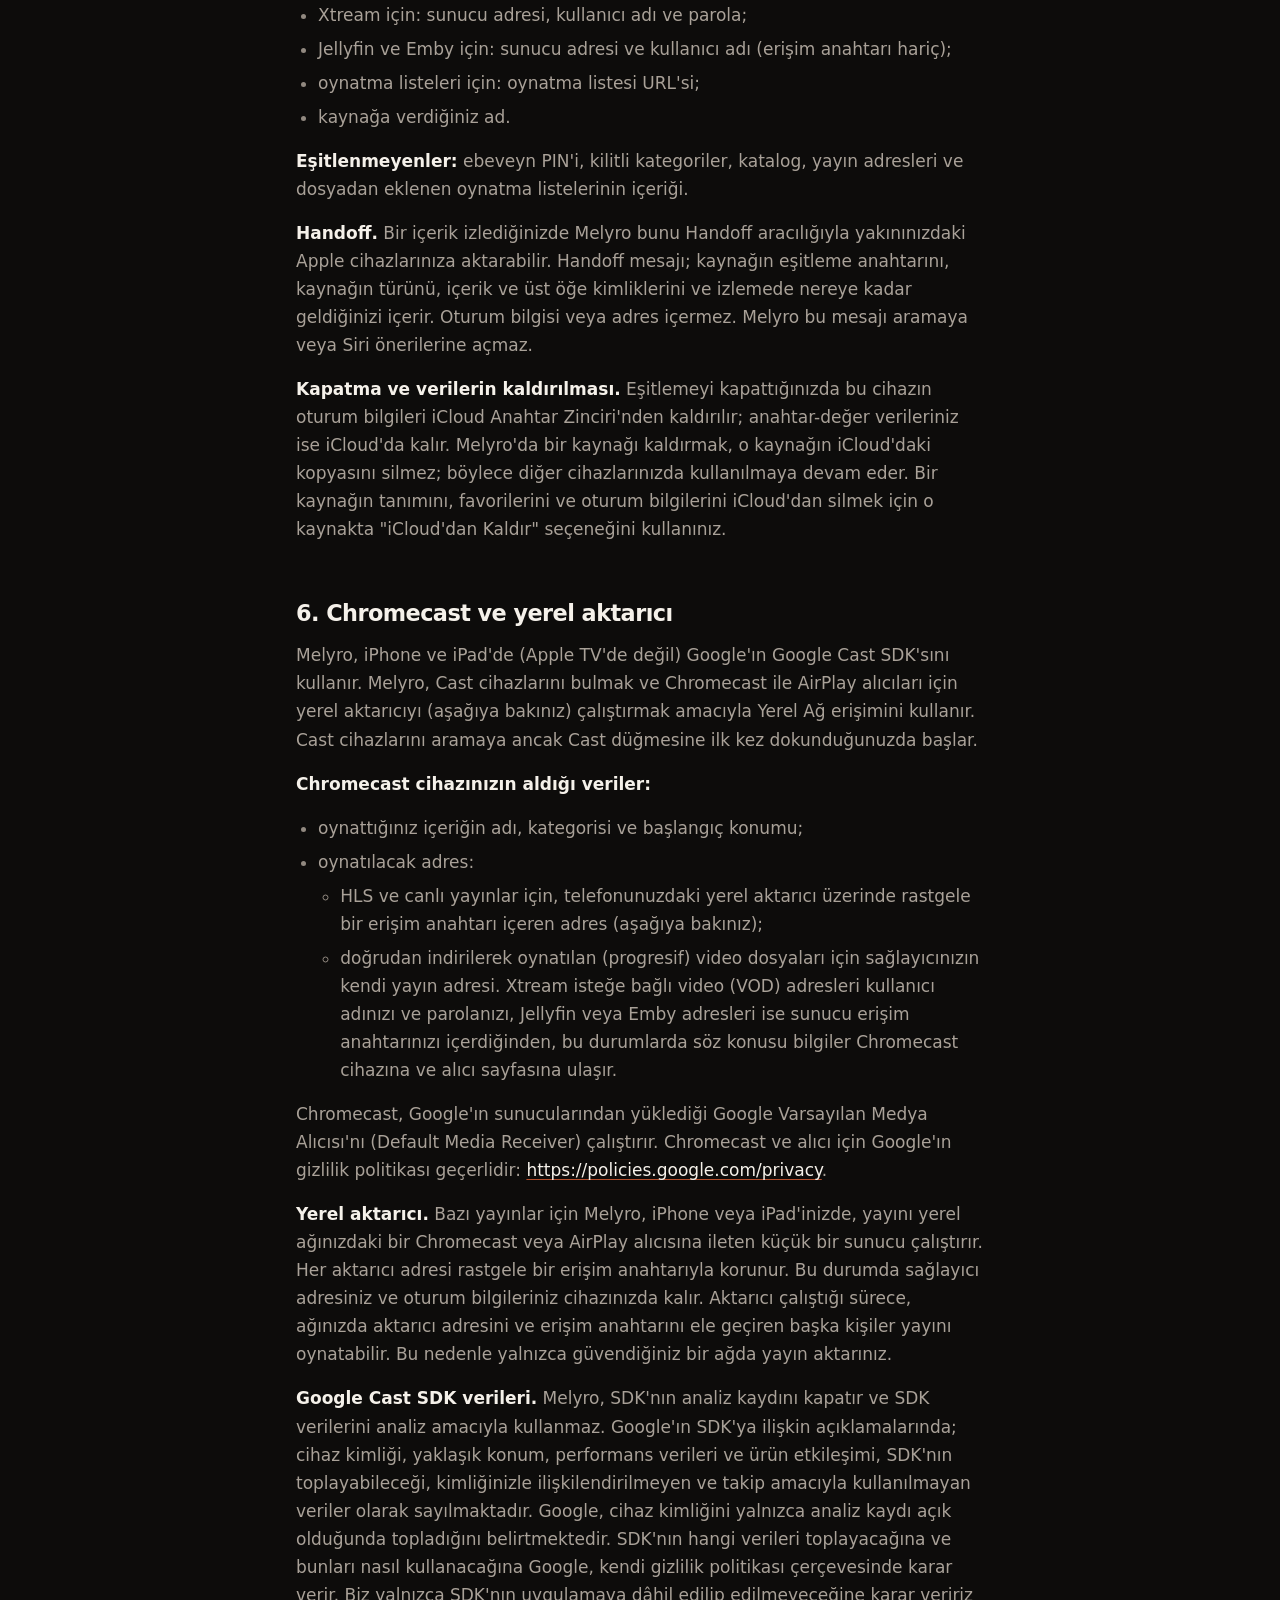
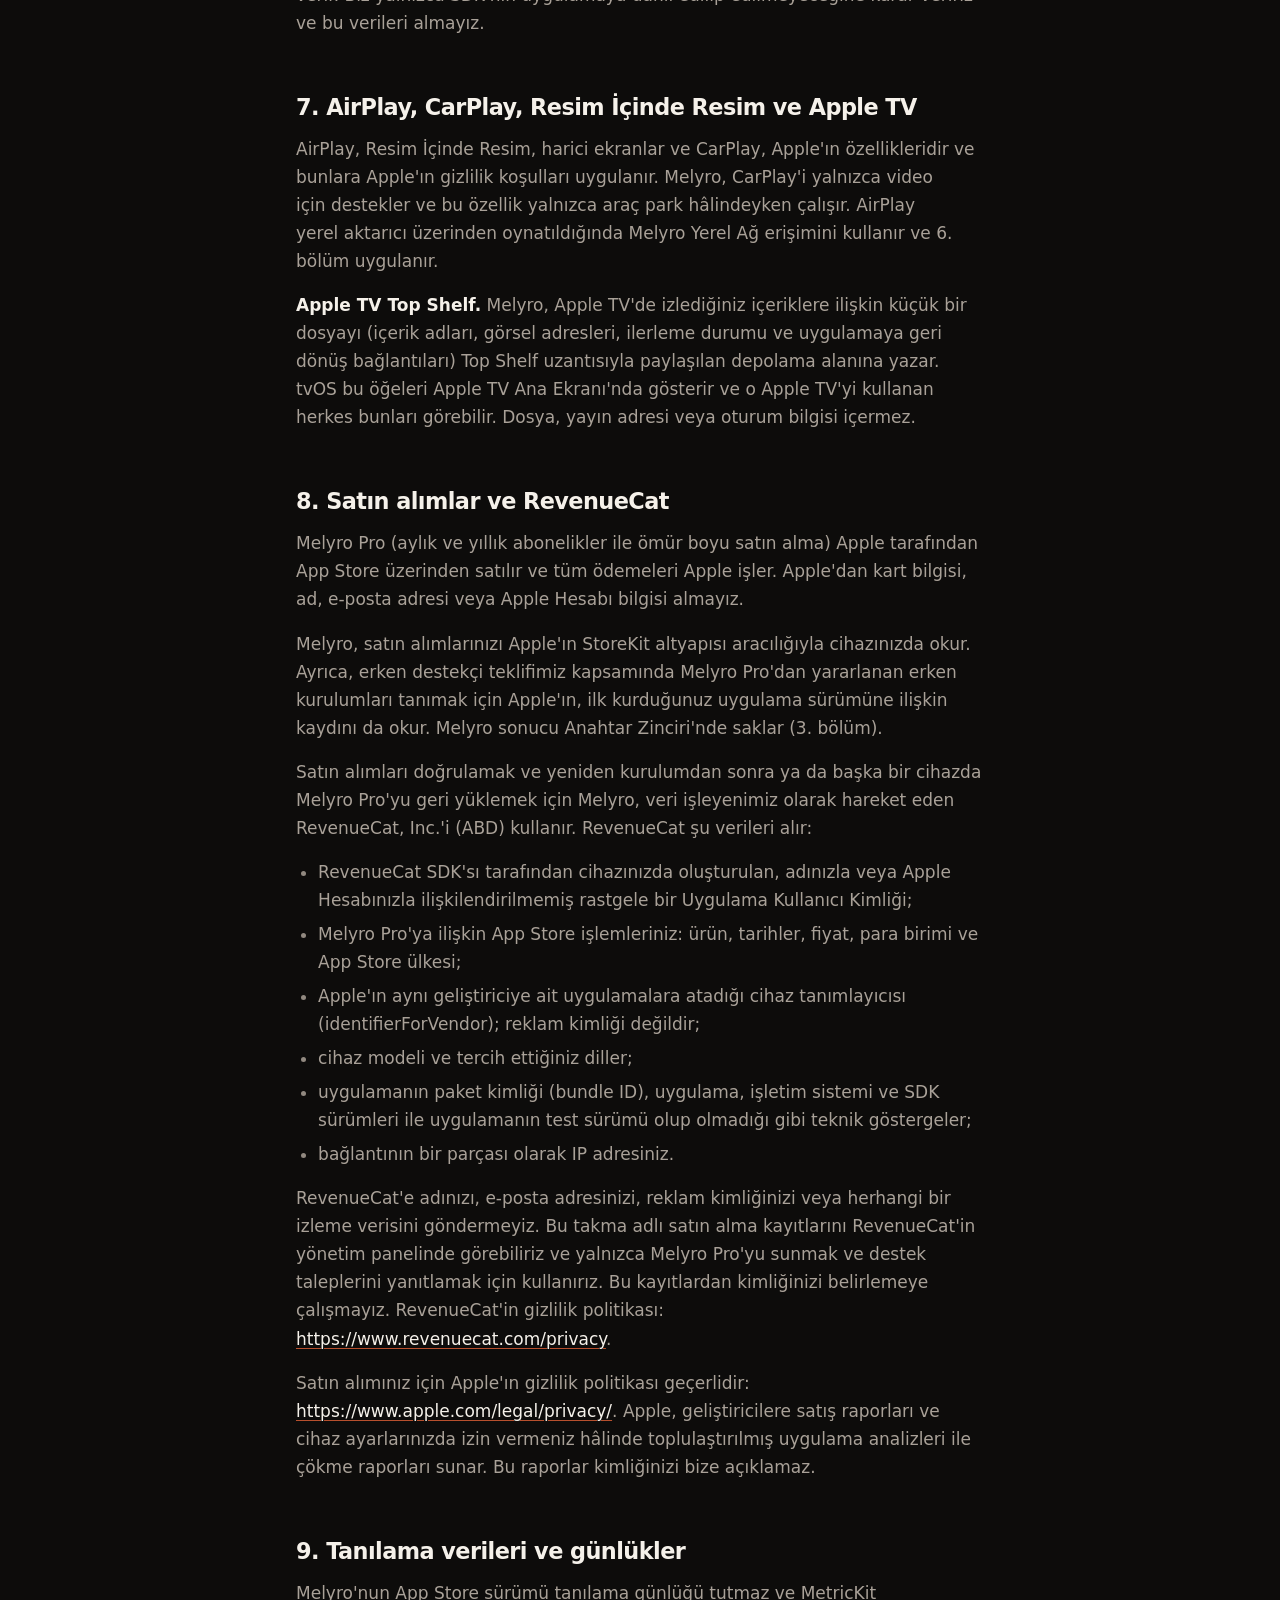
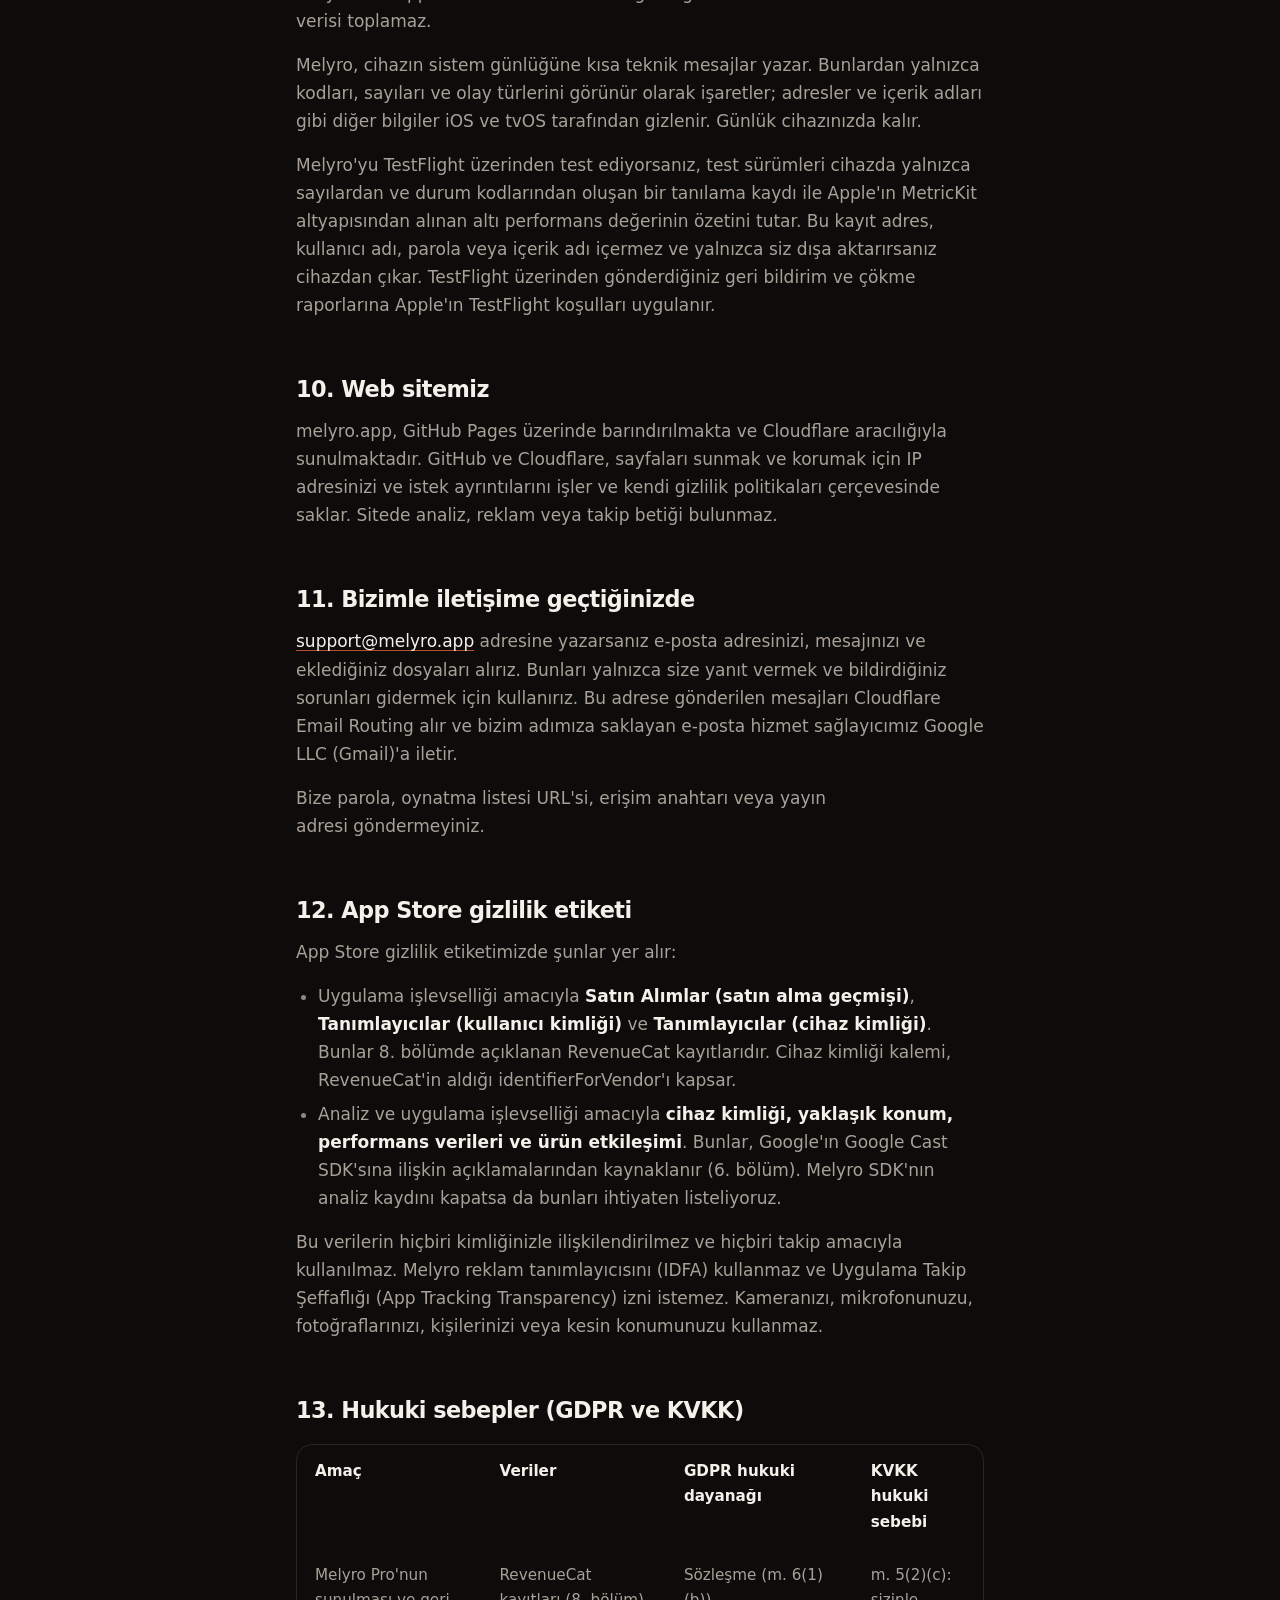
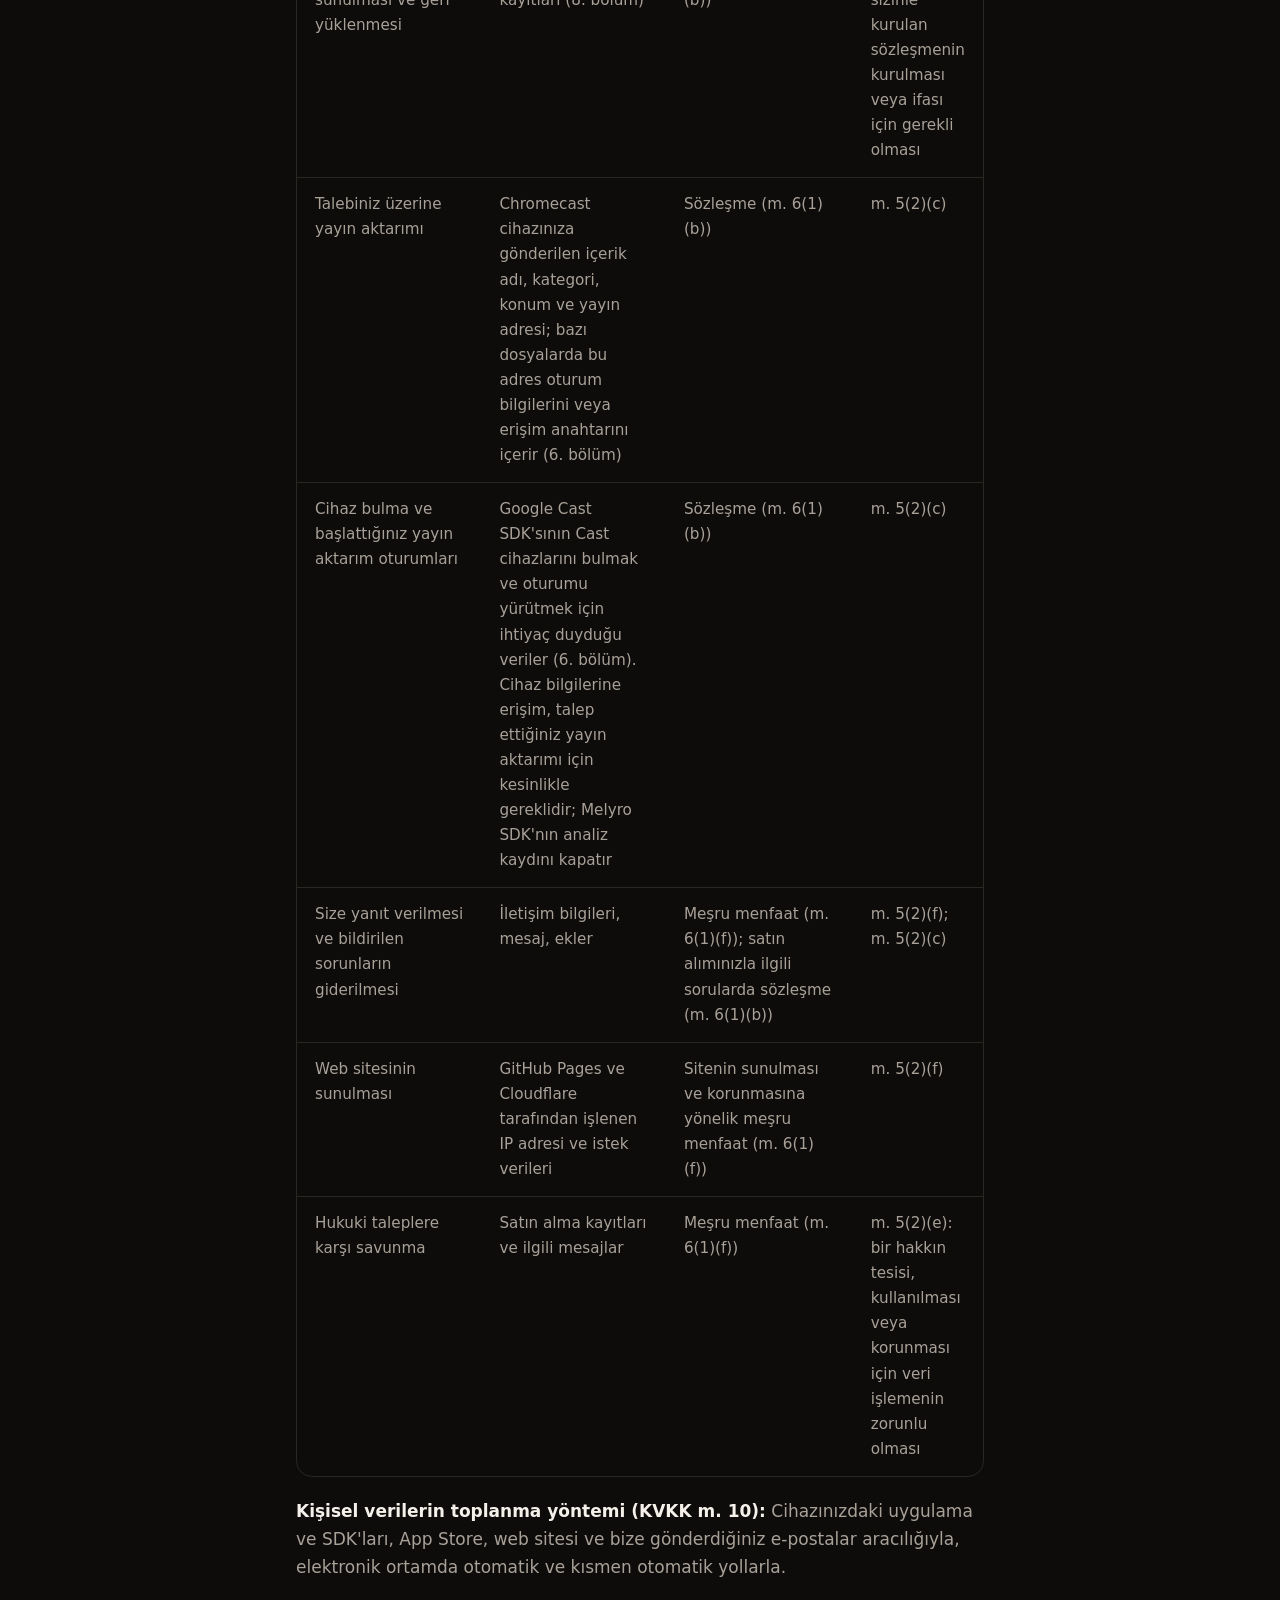
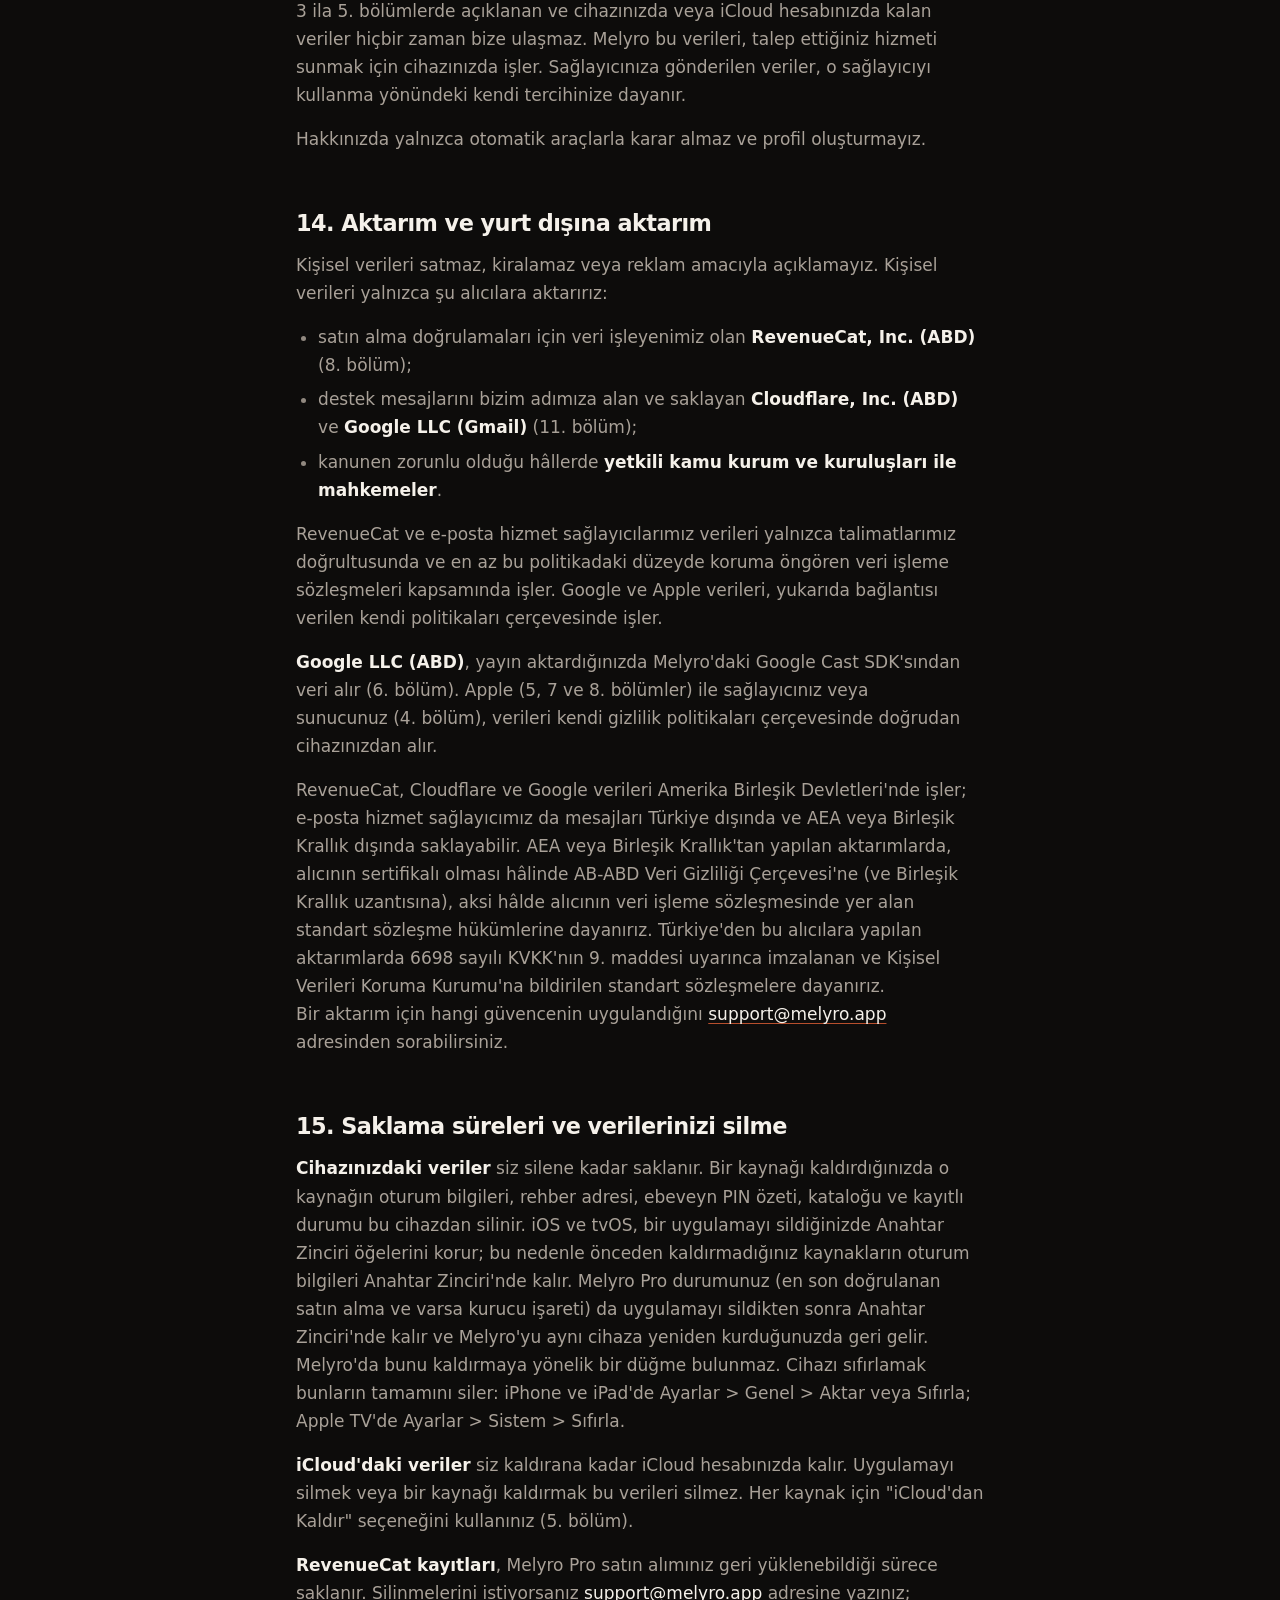
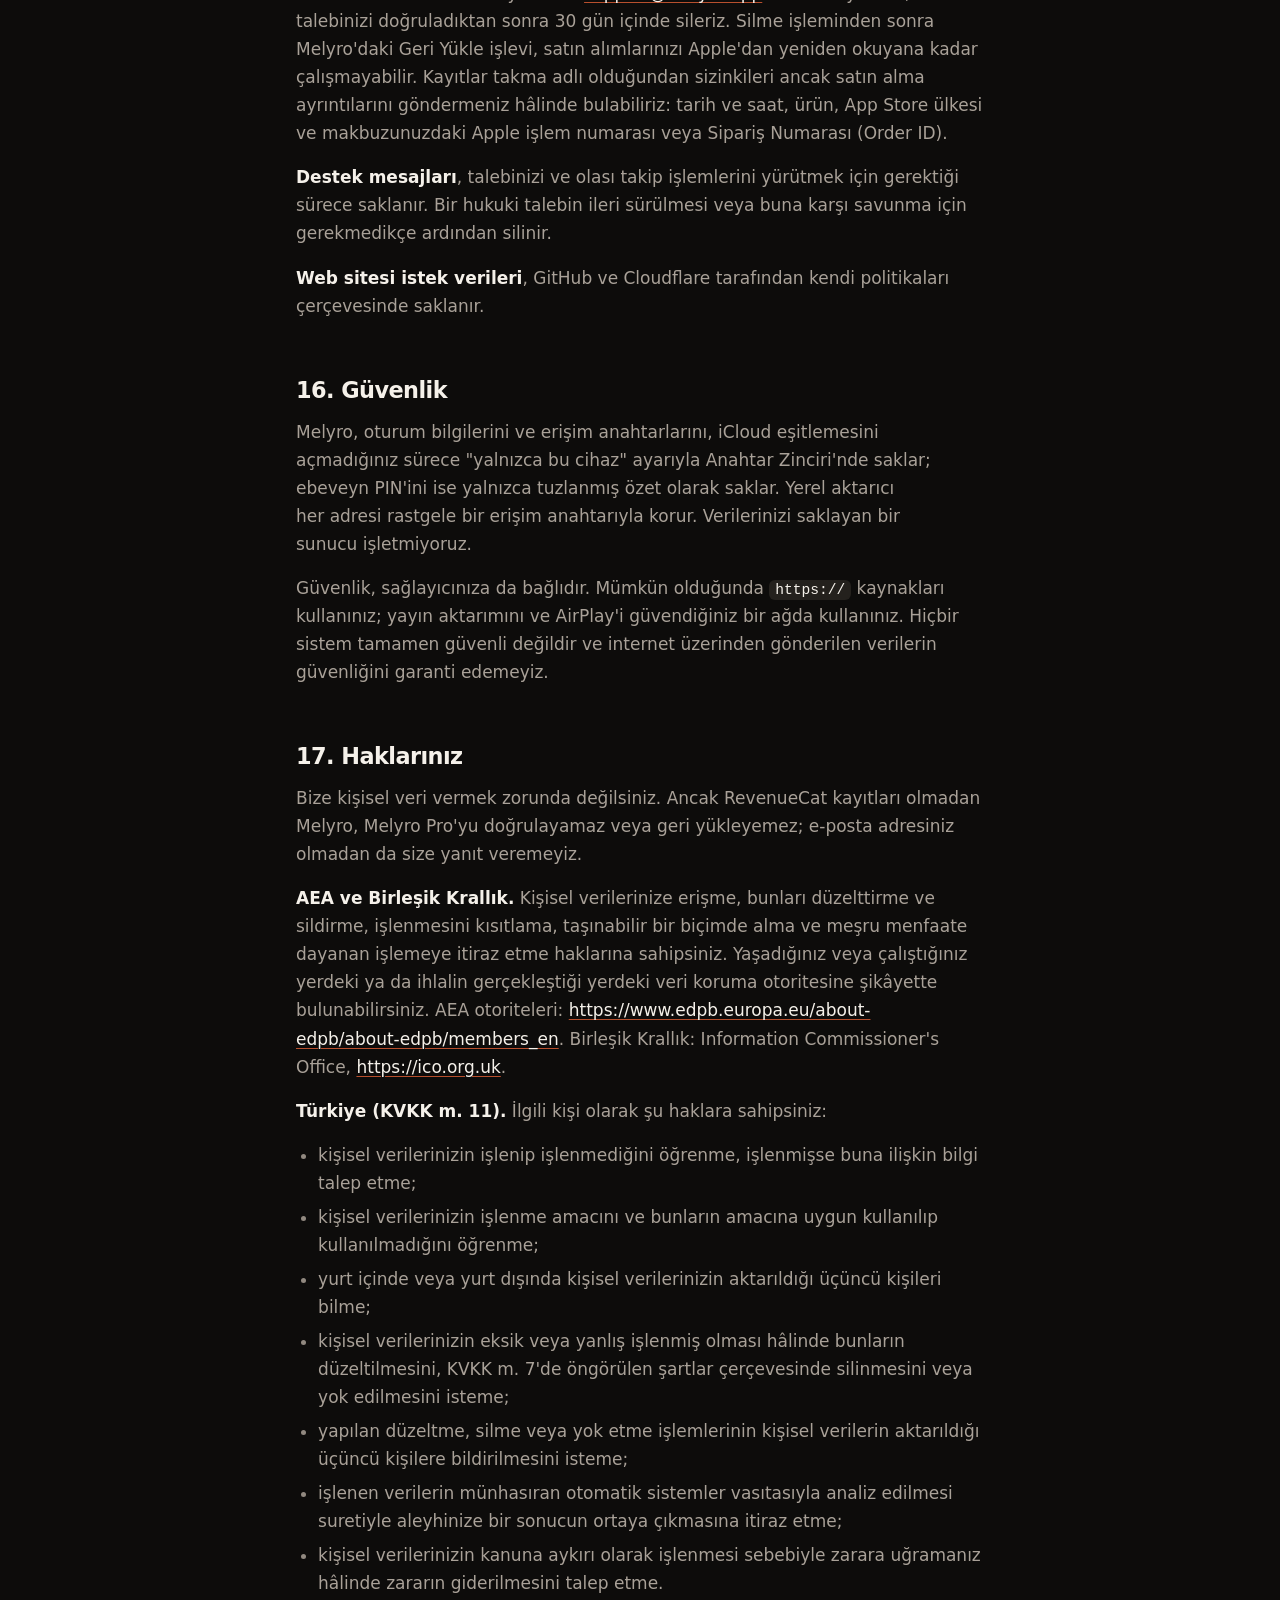
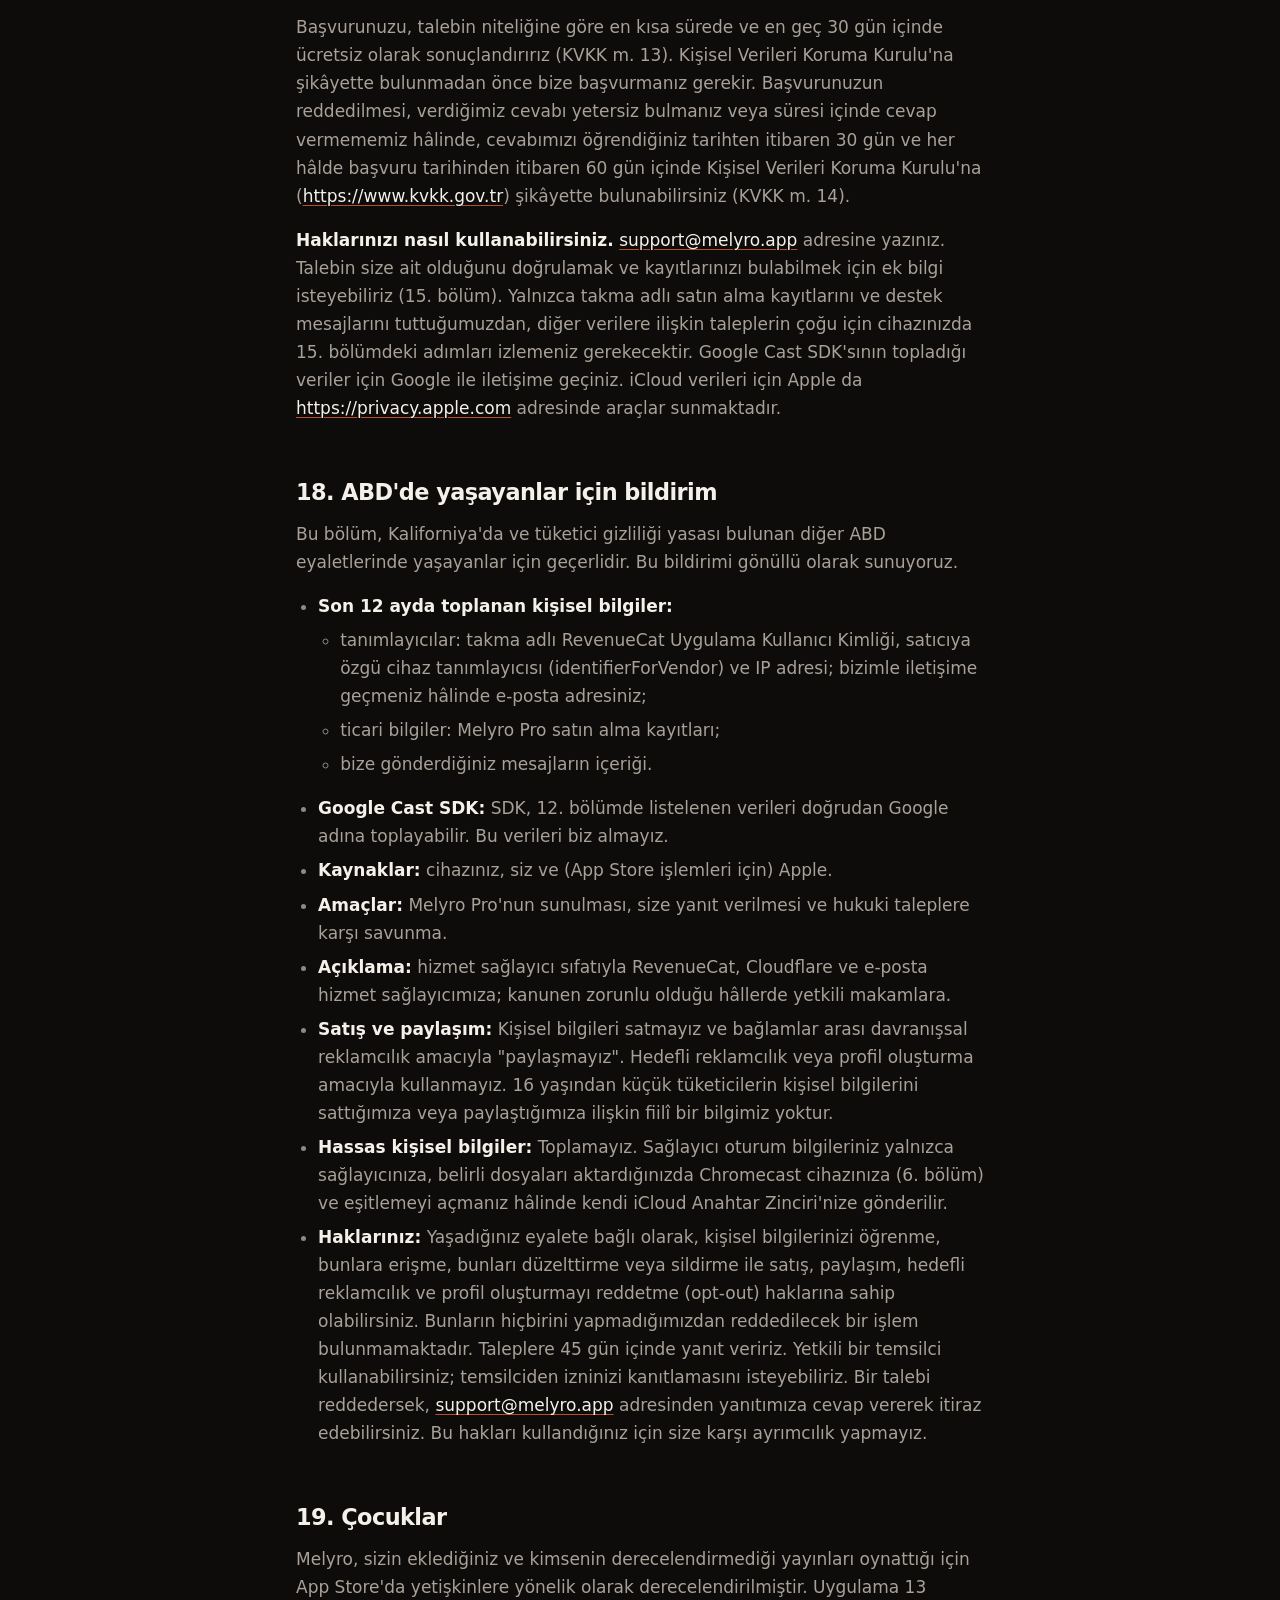
<file: privacy.html>
<!doctype html>
<html lang="tr">
<head>
<meta charset="utf-8">
<meta name="viewport" content="width=device-width, initial-scale=1, viewport-fit=cover">
<meta name="robots" content="index">
<title>Gizlilik Politikası — Melyro</title>
<meta name="theme-color" content="#0D0C0B">
<meta name="color-scheme" content="dark">
<link rel="icon" href="img/mark.svg" type="image/svg+xml">
<link rel="apple-touch-icon" href="img/apple-touch-icon.png">
<link rel="stylesheet" href="style.css">
<link rel="alternate" hreflang="tr" href="https://melyro.app/privacy.html">
<link rel="alternate" hreflang="en" href="https://melyro.app/privacy-en.html">
<link rel="alternate" hreflang="de" href="https://melyro.app/privacy-de.html">
</head>
<body>
<header class="bar">
  <div class="bar-in">
    <a class="brand" href="index.html" aria-label="Melyro"><span class="wm">melyro<span class="lamp" aria-hidden="true"></span></span></a>
    <nav aria-label="Melyro"><a href="index.html">Ana sayfa</a><a href="privacy.html" aria-current="page">Gizlilik</a><a href="terms.html">Koşullar</a><a href="support.html#tr">Destek</a></nav>
    <div class="langs" role="group" aria-label="Language"><strong aria-current="page">TR</strong><a href="privacy-en.html" hreflang="en" lang="en">EN</a><a href="privacy-de.html" hreflang="de" lang="de">DE</a></div>
    <a class="btn" href="https://apps.apple.com/app/id6812315758">İndir</a>
  </div>
</header>
<main class="wrap">
<h1>Melyro Gizlilik Politikası</h1>

<p class="meta">Yürürlük tarihi: 17 Ekim 2026</p>

<p>Melyro; iPhone, iPad ve Apple TV için geliştirilmiş, CarPlay üzerinde video oynatmayı da destekleyen bir medya oynatıcıdır. Yalnızca sizin eklediğiniz kaynakları oynatır, kendi bünyesinde herhangi bir içerik barındırmaz. Uygulama için bir sunucu işletmiyor, hesap oluşturmuyor, reklam göstermiyor; kendimize ait analiz, takip veya çökme raporlama araçları kullanmıyoruz. Kişisel verilerinizi satmıyor, reklam amacıyla da kimseyle paylaşmıyoruz.</p>

<p>Melyro'nun işlediği verilerin büyük bölümü cihazınızda kalır. Veriler yalnızca aşağıdaki durumlarda cihazınızdan çıkar:</p>

<ul>
<li>eklediğiniz sağlayıcıya veya sunucuya, ayrıca kaynağınızda belirtilen yayın akışı (TV rehberi) ve görsel adreslerine;</li>
<li>yayın aktardığınızda (cast) Chromecast veya AirPlay alıcınıza ve Google'a;</li>
<li>satın alımlar için ve iCloud eşitlemesini ya da Handoff'u açmanız hâlinde Apple'a;</li>
<li>Melyro Pro satın alımlarını bizim adımıza doğrulayan ve görüntüleyebildiğimiz takma adlı (adınız, e-posta adresiniz veya Apple Hesabınızla ilişkilendirilmemiş) satın alma kayıtlarını saklayan RevenueCat'e.</li>
</ul>

<p>Bu politika; iPhone, iPad ve Apple TV'deki Melyro uygulamalarını (Top Shelf uzantısı ve CarPlay dâhil) ve melyro.app web sitesini kapsar. Bu metin aynı zamanda AB ve Birleşik Krallık Genel Veri Koruma Tüzüğü'nün (GDPR) 13. ve 14. maddeleri, 6698 sayılı Kişisel Verilerin Korunması Kanunu'nun (KVKK) 10. maddesi uyarınca yapılması gereken aydınlatma ile, uygulandıkları ölçüde, değişik hâliyle Kaliforniya Tüketici Gizliliği Yasası (CCPA) dâhil ABD eyalet gizlilik yasalarının öngördüğü bildirimleri içerir. Melyro, Android'de veya Google Play'de sunulmamaktadır. Bu durum değişirse önce bu politikayı güncelleyeceğiz.</p>

<p>Bu politika İngilizce, Türkçe ve Almanca olarak yayımlanmıştır. Metinler arasında farklılık olması hâlinde KVKK bakımından Türkçe metin esas alınır.</p>

<h2>İçindekiler</h2>

<ol>
<li>Biz kimiz</li>
<li>Melyro nedir</li>
<li>Cihazınızda saklanan veriler</li>
<li>Sağlayıcınıza ve diğer sunuculara gönderilen veriler</li>
<li>iCloud eşitlemesi ve Handoff</li>
<li>Chromecast ve yerel aktarıcı</li>
<li>AirPlay, CarPlay, Resim İçinde Resim ve Apple TV</li>
<li>Satın alımlar ve RevenueCat</li>
<li>Tanılama verileri ve günlükler</li>
<li>Web sitemiz</li>
<li>Bizimle iletişime geçtiğinizde</li>
<li>App Store gizlilik etiketi</li>
<li>Hukuki sebepler (GDPR ve KVKK)</li>
<li>Aktarım ve yurt dışına aktarım</li>
<li>Saklama süreleri ve verilerinizi silme</li>
<li>Güvenlik</li>
<li>Haklarınız</li>
<li>ABD'de yaşayanlar için bildirim</li>
<li>Çocuklar</li>
<li>Bu politikadaki değişiklikler</li>
<li>İletişim</li>
</ol>

<h2 id="s1">1. Biz kimiz</h2>

<p>Veri sorumlusu, Melyro'nun geliştiricisidir. Geliştirici, Türkiye'de yerleşik gerçek kişi bir geliştirici olup <a href="https://apps.apple.com/app/id6812315758">https://apps.apple.com/app/id6812315758</a> adresindeki App Store sayfasında satıcı olarak gösterilmektedir ("biz").</p>

<p>İletişim: <a href="mailto:support@melyro.app">support@melyro.app</a></p>

<p>Melyro bağımsız bir uygulamadır. Herhangi bir içerik sağlayıcı, IPTV veya Xtream hizmeti, Jellyfin, Emby, Apple, Google (Chromecast ve Google Cast dâhil) ya da RevenueCat ile bağlantımız bulunmamakta, bu kuruluşlar tarafından onaylanmamakta veya desteklenmemekteyiz. Bu adlar yalnızca Melyro'nun hangi hizmetlerle birlikte çalıştığını belirtmek için kullanılmakta olup sahiplerinin ticari markalarıdır.</p>

<h2 id="s2">2. Melyro nedir</h2>

<p>Melyro; kanal, film, dizi, oynatma listesi veya sağlayıcı rehberi içermez. Aşağıdakilerden birini kendiniz eklersiniz:</p>

<ul>
<li>bir dosyadan veya URL'den M3U oynatma listesi;</li>
<li>Xtream uyumlu bir oturum bilgisi (sunucu adresi, kullanıcı adı ve parola);</li>
<li>kendi Jellyfin veya Emby sunucunuz (sunucu adresi ve kullanıcı adı; sunucu ardından bir erişim anahtarı (token) üretir).</li>
</ul>

<p>Melyro yalnızca eklediğiniz kaynakları oynatır. Hakkınızda hangi verilerin toplanacağına sağlayıcınız veya sunucu işletmecisi karar verir ve bu konuda onların kendi gizlilik politikaları geçerlidir.</p>

<p>Eklediğiniz her kaynağı kullanma hakkına sahip olmak sizin sorumluluğunuzdadır. İçerik ve telif hakkına ilişkin bildirimler için Kullanım Koşullarımıza (<a href="https://melyro.app/terms.html">https://melyro.app/terms.html</a>) bakınız.</p>

<h2 id="s3">3. Cihazınızda saklanan veriler</h2>

<p>Melyro aşağıdaki verileri cihazınızda saklar. Bu veriler bize ulaşmaz.</p>

<p><strong>Anahtar Zinciri'nde (Keychain), "yalnızca bu cihaz" ayarıyla:</strong></p>

<ul>
<li>kaynak gizli bilgileri: Xtream parolası, Jellyfin veya Emby erişim anahtarı ve oynatma listesi URL'si;</li>
<li>elle girdiğiniz TV rehberi (XMLTV) adresi;</li>
<li>ebeveyn denetimi PIN'iniz; PIN'in kendisi hiçbir zaman saklanmaz, yalnızca tuzlanmış SHA-256 özeti saklanır;</li>
<li>Melyro Pro durumunuz: en son doğrulanan satın alma ve varsa erken kurulum ("kurucu") işareti.</li>
</ul>

<p><strong>Uygulamanın kendi depolama alanında:</strong></p>

<ul>
<li>kaynağınızdan yüklenen katalog önbelleği ve kaynak anlık görüntü dosyaları;</li>
<li>favoriler, izleme geçmişi ve oynatma konumları ile kanal düzeniniz (gizlenen kanal ve kategoriler, kanallara verdiğiniz adlar, sıralama);</li>
<li>seçtiğiniz harici altyazı dosyaları;</li>
<li>tercihler, yerleşim ve vurgu rengi;</li>
<li>RevenueCat'in satın alma durumunuza ilişkin önbelleği ve rastgele oluşturulan Uygulama Kullanıcı Kimliği (App User ID) (8. bölüm).</li>
</ul>

<p><strong>Program hatırlatıcıları.</strong> Bir hatırlatıcı kurarsanız Melyro bildirim izni ister ve cihazınızda yerel bir bildirim planlar. Bize veya Apple'ın anlık bildirim hizmetine hiçbir veri gitmez.</p>

<h2 id="s4">4. Sağlayıcınıza ve diğer sunuculara gönderilen veriler</h2>

<p>Kataloğu yüklemek ve yayınları oynatmak için Melyro, eklediğiniz sağlayıcıya veya sunucuya doğrudan bağlanır. Bu trafik bizim üzerimizden geçmez. Melyro şunları gönderir:</p>

<ul>
<li>oturum bilgileriniz veya erişim anahtarınız ile katalog, yayınlar, TV rehberi, geriye dönük izleme (catch-up) ve görsellerin yüklenmesi için gereken istekler;</li>
<li>"Melyro/" uygulama tanımlayıcısı ve uygulama sürümü;</li>
<li>Jellyfin ve Emby için "Melyro" istemci ve cihaz adı ile Melyro'nun her kaynak için oluşturduğu rastgele bir cihaz kimliği.</li>
</ul>

<p>Kaynağınız başka sunucular da belirtebilir. Melyro, TV rehberini oynatma listenizdeki ya da elle girdiğiniz XMLTV adresinden alır; görselleri ise kataloğunuzdaki görsel adreslerinden yükler. Bu sunucular sağlayıcınız dışındaki şirketlere ait olabilir. Her web sunucusunda olduğu gibi bu sunucular da IP adresinizi ve isteğin içeriğini alır.</p>

<p>Pek çok sağlayıcı hâlâ şifrelenmemiş <code>http://</code> adresleri kullandığından Melyro bu adreslere izin verir. Oturum bilgileri dâhil olmak üzere <code>http://</code> üzerinden gönderilen veriler şifrelenmeden iletilir. Sağlayıcınız sunuyorsa <code>https://</code> kullanınız.</p>

<h2 id="s5">5. iCloud eşitlemesi ve Handoff</h2>

<p>iCloud eşitlemesi, iPhone, iPad ve Apple TV'de kullanılabilen isteğe bağlı bir Melyro Pro özelliğidir. Siz açana kadar kapalıdır. Açık olduğunda Melyro, aynı Apple Hesabı ile oturum açmış diğer cihazlarınızın kullanabilmesi için verileri kendi iCloud hesabınıza yazar. Bu verileri Apple saklar; bizim bu verilere erişimimiz yoktur.</p>

<p><strong>iCloud anahtar-değer depolaması</strong> (Apple tarafından şifrelenir, ancak uçtan uca şifreli değildir), her kaynak için:</p>

<ul>
<li>kaynağın türü ve ne zaman kurulduğu;</li>
<li>sağlayıcınızın içerik ve kanal kimlikleriyle tanımlanan favoriler, oynatma konumları ve son izlenenler;</li>
<li>gizlenen kanal ve kategoriler, kanallara verdiğiniz adlar ve kanal sıralaması;</li>
<li>Ana Sayfa, yerleşim ve oynatıcı tercihleriniz.</li>
</ul>

<p><strong>iCloud Anahtar Zinciri</strong> (Apple tarafından uçtan uca şifrelenir):</p>

<ul>
<li>Xtream için: sunucu adresi, kullanıcı adı ve parola;</li>
<li>Jellyfin ve Emby için: sunucu adresi ve kullanıcı adı (erişim anahtarı hariç);</li>
<li>oynatma listeleri için: oynatma listesi URL'si;</li>
<li>kaynağa verdiğiniz ad.</li>
</ul>

<p><strong>Eşitlenmeyenler:</strong> ebeveyn PIN'i, kilitli kategoriler, katalog, yayın adresleri ve dosyadan eklenen oynatma listelerinin içeriği.</p>

<p><strong>Handoff.</strong> Bir içerik izlediğinizde Melyro bunu Handoff aracılığıyla yakınınızdaki Apple cihazlarınıza aktarabilir. Handoff mesajı; kaynağın eşitleme anahtarını, kaynağın türünü, içerik ve üst öğe kimliklerini ve izlemede nereye kadar geldiğinizi içerir. Oturum bilgisi veya adres içermez. Melyro bu mesajı aramaya veya Siri önerilerine açmaz.</p>

<p><strong>Kapatma ve verilerin kaldırılması.</strong> Eşitlemeyi kapattığınızda bu cihazın oturum bilgileri iCloud Anahtar Zinciri'nden kaldırılır; anahtar-değer verileriniz ise iCloud'da kalır. Melyro'da bir kaynağı kaldırmak, o kaynağın iCloud'daki kopyasını silmez; böylece diğer cihazlarınızda kullanılmaya devam eder. Bir kaynağın tanımını, favorilerini ve oturum bilgilerini iCloud'dan silmek için o kaynakta "iCloud'dan Kaldır" seçeneğini kullanınız.</p>

<h2 id="s6">6. Chromecast ve yerel aktarıcı</h2>

<p>Melyro, iPhone ve iPad'de (Apple TV'de değil) Google'ın Google Cast SDK'sını kullanır. Melyro, Cast cihazlarını bulmak ve Chromecast ile AirPlay alıcıları için yerel aktarıcıyı (aşağıya bakınız) çalıştırmak amacıyla Yerel Ağ erişimini kullanır. Cast cihazlarını aramaya ancak Cast düğmesine ilk kez dokunduğunuzda başlar.</p>

<p><strong>Chromecast cihazınızın aldığı veriler:</strong></p>

<ul>
<li>oynattığınız içeriğin adı, kategorisi ve başlangıç konumu;</li>
<li>oynatılacak adres:
<ul>
<li>HLS ve canlı yayınlar için, telefonunuzdaki yerel aktarıcı üzerinde rastgele bir erişim anahtarı içeren adres (aşağıya bakınız);</li>
<li>doğrudan indirilerek oynatılan (progresif) video dosyaları için sağlayıcınızın kendi yayın adresi. Xtream isteğe bağlı video (VOD) adresleri kullanıcı adınızı ve parolanızı, Jellyfin veya Emby adresleri ise sunucu erişim anahtarınızı içerdiğinden, bu durumlarda söz konusu bilgiler Chromecast cihazına ve alıcı sayfasına ulaşır.</li>
</ul></li>
</ul>

<p>Chromecast, Google'ın sunucularından yüklediği Google Varsayılan Medya Alıcısı'nı (Default Media Receiver) çalıştırır. Chromecast ve alıcı için Google'ın gizlilik politikası geçerlidir: <a href="https://policies.google.com/privacy">https://policies.google.com/privacy</a>.</p>

<p><strong>Yerel aktarıcı.</strong> Bazı yayınlar için Melyro, iPhone veya iPad'inizde, yayını yerel ağınızdaki bir Chromecast veya AirPlay alıcısına ileten küçük bir sunucu çalıştırır. Her aktarıcı adresi rastgele bir erişim anahtarıyla korunur. Bu durumda sağlayıcı adresiniz ve oturum bilgileriniz cihazınızda kalır. Aktarıcı çalıştığı sürece, ağınızda aktarıcı adresini ve erişim anahtarını ele geçiren başka kişiler yayını oynatabilir. Bu nedenle yalnızca güvendiğiniz bir ağda yayın aktarınız.</p>

<p><strong>Google Cast SDK verileri.</strong> Melyro, SDK'nın analiz kaydını kapatır ve SDK verilerini analiz amacıyla kullanmaz. Google'ın SDK'ya ilişkin açıklamalarında; cihaz kimliği, yaklaşık konum, performans verileri ve ürün etkileşimi, SDK'nın toplayabileceği, kimliğinizle ilişkilendirilmeyen ve takip amacıyla kullanılmayan veriler olarak sayılmaktadır. Google, cihaz kimliğini yalnızca analiz kaydı açık olduğunda topladığını belirtmektedir. SDK'nın hangi verileri toplayacağına ve bunları nasıl kullanacağına Google, kendi gizlilik politikası çerçevesinde karar verir. Biz yalnızca SDK'nın uygulamaya dâhil edilip edilmeyeceğine karar veririz ve bu verileri almayız.</p>

<h2 id="s7">7. AirPlay, CarPlay, Resim İçinde Resim ve Apple TV</h2>

<p>AirPlay, Resim İçinde Resim, harici ekranlar ve CarPlay, Apple'ın özellikleridir ve bunlara Apple'ın gizlilik koşulları uygulanır. Melyro, CarPlay'i yalnızca video için destekler ve bu özellik yalnızca araç park hâlindeyken çalışır. AirPlay yerel aktarıcı üzerinden oynatıldığında Melyro Yerel Ağ erişimini kullanır ve 6. bölüm uygulanır.</p>

<p><strong>Apple TV Top Shelf.</strong> Melyro, Apple TV'de izlediğiniz içeriklere ilişkin küçük bir dosyayı (içerik adları, görsel adresleri, ilerleme durumu ve uygulamaya geri dönüş bağlantıları) Top Shelf uzantısıyla paylaşılan depolama alanına yazar. tvOS bu öğeleri Apple TV Ana Ekranı'nda gösterir ve o Apple TV'yi kullanan herkes bunları görebilir. Dosya, yayın adresi veya oturum bilgisi içermez.</p>

<h2 id="s8">8. Satın alımlar ve RevenueCat</h2>

<p>Melyro Pro (aylık ve yıllık abonelikler ile ömür boyu satın alma) Apple tarafından App Store üzerinden satılır ve tüm ödemeleri Apple işler. Apple'dan kart bilgisi, ad, e-posta adresi veya Apple Hesabı bilgisi almayız.</p>

<p>Melyro, satın alımlarınızı Apple'ın StoreKit altyapısı aracılığıyla cihazınızda okur. Ayrıca, erken destekçi teklifimiz kapsamında Melyro Pro'dan yararlanan erken kurulumları tanımak için Apple'ın, ilk kurduğunuz uygulama sürümüne ilişkin kaydını da okur. Melyro sonucu Anahtar Zinciri'nde saklar (3. bölüm).</p>

<p>Satın alımları doğrulamak ve yeniden kurulumdan sonra ya da başka bir cihazda Melyro Pro'yu geri yüklemek için Melyro, veri işleyenimiz olarak hareket eden RevenueCat, Inc.'i (ABD) kullanır. RevenueCat şu verileri alır:</p>

<ul>
<li>RevenueCat SDK'sı tarafından cihazınızda oluşturulan, adınızla veya Apple Hesabınızla ilişkilendirilmemiş rastgele bir Uygulama Kullanıcı Kimliği;</li>
<li>Melyro Pro'ya ilişkin App Store işlemleriniz: ürün, tarihler, fiyat, para birimi ve App Store ülkesi;</li>
<li>Apple'ın aynı geliştiriciye ait uygulamalara atadığı cihaz tanımlayıcısı (identifierForVendor); reklam kimliği değildir;</li>
<li>cihaz modeli ve tercih ettiğiniz diller;</li>
<li>uygulamanın paket kimliği (bundle ID), uygulama, işletim sistemi ve SDK sürümleri ile uygulamanın test sürümü olup olmadığı gibi teknik göstergeler;</li>
<li>bağlantının bir parçası olarak IP adresiniz.</li>
</ul>

<p>RevenueCat'e adınızı, e-posta adresinizi, reklam kimliğinizi veya herhangi bir izleme verisini göndermeyiz. Bu takma adlı satın alma kayıtlarını RevenueCat'in yönetim panelinde görebiliriz ve yalnızca Melyro Pro'yu sunmak ve destek taleplerini yanıtlamak için kullanırız. Bu kayıtlardan kimliğinizi belirlemeye çalışmayız. RevenueCat'in gizlilik politikası: <a href="https://www.revenuecat.com/privacy">https://www.revenuecat.com/privacy</a>.</p>

<p>Satın alımınız için Apple'ın gizlilik politikası geçerlidir: <a href="https://www.apple.com/legal/privacy/">https://www.apple.com/legal/privacy/</a>. Apple, geliştiricilere satış raporları ve cihaz ayarlarınızda izin vermeniz hâlinde toplulaştırılmış uygulama analizleri ile çökme raporları sunar. Bu raporlar kimliğinizi bize açıklamaz.</p>

<h2 id="s9">9. Tanılama verileri ve günlükler</h2>

<p>Melyro'nun App Store sürümü tanılama günlüğü tutmaz ve MetricKit verisi toplamaz.</p>

<p>Melyro, cihazın sistem günlüğüne kısa teknik mesajlar yazar. Bunlardan yalnızca kodları, sayıları ve olay türlerini görünür olarak işaretler; adresler ve içerik adları gibi diğer bilgiler iOS ve tvOS tarafından gizlenir. Günlük cihazınızda kalır.</p>

<p>Melyro'yu TestFlight üzerinden test ediyorsanız, test sürümleri cihazda yalnızca sayılardan ve durum kodlarından oluşan bir tanılama kaydı ile Apple'ın MetricKit altyapısından alınan altı performans değerinin özetini tutar. Bu kayıt adres, kullanıcı adı, parola veya içerik adı içermez ve yalnızca siz dışa aktarırsanız cihazdan çıkar. TestFlight üzerinden gönderdiğiniz geri bildirim ve çökme raporlarına Apple'ın TestFlight koşulları uygulanır.</p>

<h2 id="s10">10. Web sitemiz</h2>

<p>melyro.app, GitHub Pages üzerinde barındırılmakta ve Cloudflare aracılığıyla sunulmaktadır. GitHub ve Cloudflare, sayfaları sunmak ve korumak için IP adresinizi ve istek ayrıntılarını işler ve kendi gizlilik politikaları çerçevesinde saklar. Sitede analiz, reklam veya takip betiği bulunmaz.</p>

<h2 id="s11">11. Bizimle iletişime geçtiğinizde</h2>

<p><a href="mailto:support@melyro.app">support@melyro.app</a> adresine yazarsanız e-posta adresinizi, mesajınızı ve eklediğiniz dosyaları alırız. Bunları yalnızca size yanıt vermek ve bildirdiğiniz sorunları gidermek için kullanırız. Bu adrese gönderilen mesajları Cloudflare Email Routing alır ve bizim adımıza saklayan e-posta hizmet sağlayıcımız Google LLC (Gmail)'a iletir.</p>

<p>Bize parola, oynatma listesi URL'si, erişim anahtarı veya yayın adresi göndermeyiniz.</p>

<h2 id="s12">12. App Store gizlilik etiketi</h2>

<p>App Store gizlilik etiketimizde şunlar yer alır:</p>

<ul>
<li>Uygulama işlevselliği amacıyla <strong>Satın Alımlar (satın alma geçmişi)</strong>, <strong>Tanımlayıcılar (kullanıcı kimliği)</strong> ve <strong>Tanımlayıcılar (cihaz kimliği)</strong>. Bunlar 8. bölümde açıklanan RevenueCat kayıtlarıdır. Cihaz kimliği kalemi, RevenueCat'in aldığı identifierForVendor'ı kapsar.</li>
<li>Analiz ve uygulama işlevselliği amacıyla <strong>cihaz kimliği, yaklaşık konum, performans verileri ve ürün etkileşimi</strong>. Bunlar, Google'ın Google Cast SDK'sına ilişkin açıklamalarından kaynaklanır (6. bölüm). Melyro SDK'nın analiz kaydını kapatsa da bunları ihtiyaten listeliyoruz.</li>
</ul>

<p>Bu verilerin hiçbiri kimliğinizle ilişkilendirilmez ve hiçbiri takip amacıyla kullanılmaz. Melyro reklam tanımlayıcısını (IDFA) kullanmaz ve Uygulama Takip Şeffaflığı (App Tracking Transparency) izni istemez. Kameranızı, mikrofonunuzu, fotoğraflarınızı, kişilerinizi veya kesin konumunuzu kullanmaz.</p>

<h2 id="s13">13. Hukuki sebepler (GDPR ve KVKK)</h2>

<div class="table">
<table>
<thead><tr><th>Amaç</th><th>Veriler</th><th>GDPR hukuki dayanağı</th><th>KVKK hukuki sebebi</th></tr></thead>
<tbody>
<tr><td>Melyro Pro'nun sunulması ve geri yüklenmesi</td><td>RevenueCat kayıtları (8. bölüm)</td><td>Sözleşme (m. 6(1)(b))</td><td>m. 5(2)(c): sizinle kurulan sözleşmenin kurulması veya ifası için gerekli olması</td></tr>
<tr><td>Talebiniz üzerine yayın aktarımı</td><td>Chromecast cihazınıza gönderilen içerik adı, kategori, konum ve yayın adresi; bazı dosyalarda bu adres oturum bilgilerini veya erişim anahtarını içerir (6. bölüm)</td><td>Sözleşme (m. 6(1)(b))</td><td>m. 5(2)(c)</td></tr>
<tr><td>Cihaz bulma ve başlattığınız yayın aktarım oturumları</td><td>Google Cast SDK'sının Cast cihazlarını bulmak ve oturumu yürütmek için ihtiyaç duyduğu veriler (6. bölüm). Cihaz bilgilerine erişim, talep ettiğiniz yayın aktarımı için kesinlikle gereklidir; Melyro SDK'nın analiz kaydını kapatır</td><td>Sözleşme (m. 6(1)(b))</td><td>m. 5(2)(c)</td></tr>
<tr><td>Size yanıt verilmesi ve bildirilen sorunların giderilmesi</td><td>İletişim bilgileri, mesaj, ekler</td><td>Meşru menfaat (m. 6(1)(f)); satın alımınızla ilgili sorularda sözleşme (m. 6(1)(b))</td><td>m. 5(2)(f); m. 5(2)(c)</td></tr>
<tr><td>Web sitesinin sunulması</td><td>GitHub Pages ve Cloudflare tarafından işlenen IP adresi ve istek verileri</td><td>Sitenin sunulması ve korunmasına yönelik meşru menfaat (m. 6(1)(f))</td><td>m. 5(2)(f)</td></tr>
<tr><td>Hukuki taleplere karşı savunma</td><td>Satın alma kayıtları ve ilgili mesajlar</td><td>Meşru menfaat (m. 6(1)(f))</td><td>m. 5(2)(e): bir hakkın tesisi, kullanılması veya korunması için veri işlemenin zorunlu olması</td></tr>
</tbody>
</table>
</div>

<p><strong>Kişisel verilerin toplanma yöntemi (KVKK m. 10):</strong> Cihazınızdaki uygulama ve SDK'ları, App Store, web sitesi ve bize gönderdiğiniz e-postalar aracılığıyla, elektronik ortamda otomatik ve kısmen otomatik yollarla.</p>

<p>3 ila 5. bölümlerde açıklanan ve cihazınızda veya iCloud hesabınızda kalan veriler hiçbir zaman bize ulaşmaz. Melyro bu verileri, talep ettiğiniz hizmeti sunmak için cihazınızda işler. Sağlayıcınıza gönderilen veriler, o sağlayıcıyı kullanma yönündeki kendi tercihinize dayanır.</p>

<p>Hakkınızda yalnızca otomatik araçlarla karar almaz ve profil oluşturmayız.</p>

<h2 id="s14">14. Aktarım ve yurt dışına aktarım</h2>

<p>Kişisel verileri satmaz, kiralamaz veya reklam amacıyla açıklamayız. Kişisel verileri yalnızca şu alıcılara aktarırız:</p>

<ul>
<li>satın alma doğrulamaları için veri işleyenimiz olan <strong>RevenueCat, Inc. (ABD)</strong> (8. bölüm);</li>
<li>destek mesajlarını bizim adımıza alan ve saklayan <strong>Cloudflare, Inc. (ABD)</strong> ve <strong>Google LLC (Gmail)</strong> (11. bölüm);</li>
<li>kanunen zorunlu olduğu hâllerde <strong>yetkili kamu kurum ve kuruluşları ile mahkemeler</strong>.</li>
</ul>

<p>RevenueCat ve e-posta hizmet sağlayıcılarımız verileri yalnızca talimatlarımız doğrultusunda ve en az bu politikadaki düzeyde koruma öngören veri işleme sözleşmeleri kapsamında işler. Google ve Apple verileri, yukarıda bağlantısı verilen kendi politikaları çerçevesinde işler.</p>

<p><strong>Google LLC (ABD)</strong>, yayın aktardığınızda Melyro'daki Google Cast SDK'sından veri alır (6. bölüm). Apple (5, 7 ve 8. bölümler) ile sağlayıcınız veya sunucunuz (4. bölüm), verileri kendi gizlilik politikaları çerçevesinde doğrudan cihazınızdan alır.</p>

<p>RevenueCat, Cloudflare ve Google verileri Amerika Birleşik Devletleri'nde işler; e-posta hizmet sağlayıcımız da mesajları Türkiye dışında ve AEA veya Birleşik Krallık dışında saklayabilir. AEA veya Birleşik Krallık'tan yapılan aktarımlarda, alıcının sertifikalı olması hâlinde AB-ABD Veri Gizliliği Çerçevesi'ne (ve Birleşik Krallık uzantısına), aksi hâlde alıcının veri işleme sözleşmesinde yer alan standart sözleşme hükümlerine dayanırız. Türkiye'den bu alıcılara yapılan aktarımlarda 6698 sayılı KVKK'nın 9. maddesi uyarınca imzalanan ve Kişisel Verileri Koruma Kurumu'na bildirilen standart sözleşmelere dayanırız. Bir aktarım için hangi güvencenin uygulandığını <a href="mailto:support@melyro.app">support@melyro.app</a> adresinden sorabilirsiniz.</p>

<h2 id="s15">15. Saklama süreleri ve verilerinizi silme</h2>

<p><strong>Cihazınızdaki veriler</strong> siz silene kadar saklanır. Bir kaynağı kaldırdığınızda o kaynağın oturum bilgileri, rehber adresi, ebeveyn PIN özeti, kataloğu ve kayıtlı durumu bu cihazdan silinir. iOS ve tvOS, bir uygulamayı sildiğinizde Anahtar Zinciri öğelerini korur; bu nedenle önceden kaldırmadığınız kaynakların oturum bilgileri Anahtar Zinciri'nde kalır. Melyro Pro durumunuz (en son doğrulanan satın alma ve varsa kurucu işareti) da uygulamayı sildikten sonra Anahtar Zinciri'nde kalır ve Melyro'yu aynı cihaza yeniden kurduğunuzda geri gelir. Melyro'da bunu kaldırmaya yönelik bir düğme bulunmaz. Cihazı sıfırlamak bunların tamamını siler: iPhone ve iPad'de Ayarlar &gt; Genel &gt; Aktar veya Sıfırla; Apple TV'de Ayarlar &gt; Sistem &gt; Sıfırla.</p>

<p><strong>iCloud'daki veriler</strong> siz kaldırana kadar iCloud hesabınızda kalır. Uygulamayı silmek veya bir kaynağı kaldırmak bu verileri silmez. Her kaynak için "iCloud'dan Kaldır" seçeneğini kullanınız (5. bölüm).</p>

<p><strong>RevenueCat kayıtları</strong>, Melyro Pro satın alımınız geri yüklenebildiği sürece saklanır. Silinmelerini istiyorsanız <a href="mailto:support@melyro.app">support@melyro.app</a> adresine yazınız; talebinizi doğruladıktan sonra 30 gün içinde sileriz. Silme işleminden sonra Melyro'daki Geri Yükle işlevi, satın alımlarınızı Apple'dan yeniden okuyana kadar çalışmayabilir. Kayıtlar takma adlı olduğundan sizinkileri ancak satın alma ayrıntılarını göndermeniz hâlinde bulabiliriz: tarih ve saat, ürün, App Store ülkesi ve makbuzunuzdaki Apple işlem numarası veya Sipariş Numarası (Order ID).</p>

<p><strong>Destek mesajları</strong>, talebinizi ve olası takip işlemlerini yürütmek için gerektiği sürece saklanır. Bir hukuki talebin ileri sürülmesi veya buna karşı savunma için gerekmedikçe ardından silinir.</p>

<p><strong>Web sitesi istek verileri</strong>, GitHub ve Cloudflare tarafından kendi politikaları çerçevesinde saklanır.</p>

<h2 id="s16">16. Güvenlik</h2>

<p>Melyro, oturum bilgilerini ve erişim anahtarlarını, iCloud eşitlemesini açmadığınız sürece "yalnızca bu cihaz" ayarıyla Anahtar Zinciri'nde saklar; ebeveyn PIN'ini ise yalnızca tuzlanmış özet olarak saklar. Yerel aktarıcı her adresi rastgele bir erişim anahtarıyla korur. Verilerinizi saklayan bir sunucu işletmiyoruz.</p>

<p>Güvenlik, sağlayıcınıza da bağlıdır. Mümkün olduğunda <code>https://</code> kaynakları kullanınız; yayın aktarımını ve AirPlay'i güvendiğiniz bir ağda kullanınız. Hiçbir sistem tamamen güvenli değildir ve internet üzerinden gönderilen verilerin güvenliğini garanti edemeyiz.</p>

<h2 id="s17">17. Haklarınız</h2>

<p>Bize kişisel veri vermek zorunda değilsiniz. Ancak RevenueCat kayıtları olmadan Melyro, Melyro Pro'yu doğrulayamaz veya geri yükleyemez; e-posta adresiniz olmadan da size yanıt veremeyiz.</p>

<p><strong>AEA ve Birleşik Krallık.</strong> Kişisel verilerinize erişme, bunları düzelttirme ve sildirme, işlenmesini kısıtlama, taşınabilir bir biçimde alma ve meşru menfaate dayanan işlemeye itiraz etme haklarına sahipsiniz. Yaşadığınız veya çalıştığınız yerdeki ya da ihlalin gerçekleştiği yerdeki veri koruma otoritesine şikâyette bulunabilirsiniz. AEA otoriteleri: <a href="https://www.edpb.europa.eu/about-edpb/about-edpb/members_en">https://www.edpb.europa.eu/about-edpb/about-edpb/members_en</a>. Birleşik Krallık: Information Commissioner's Office, <a href="https://ico.org.uk">https://ico.org.uk</a>.</p>

<p><strong>Türkiye (KVKK m. 11).</strong> İlgili kişi olarak şu haklara sahipsiniz:</p>

<ul>
<li>kişisel verilerinizin işlenip işlenmediğini öğrenme, işlenmişse buna ilişkin bilgi talep etme;</li>
<li>kişisel verilerinizin işlenme amacını ve bunların amacına uygun kullanılıp kullanılmadığını öğrenme;</li>
<li>yurt içinde veya yurt dışında kişisel verilerinizin aktarıldığı üçüncü kişileri bilme;</li>
<li>kişisel verilerinizin eksik veya yanlış işlenmiş olması hâlinde bunların düzeltilmesini, KVKK m. 7'de öngörülen şartlar çerçevesinde silinmesini veya yok edilmesini isteme;</li>
<li>yapılan düzeltme, silme veya yok etme işlemlerinin kişisel verilerin aktarıldığı üçüncü kişilere bildirilmesini isteme;</li>
<li>işlenen verilerin münhasıran otomatik sistemler vasıtasıyla analiz edilmesi suretiyle aleyhinize bir sonucun ortaya çıkmasına itiraz etme;</li>
<li>kişisel verilerinizin kanuna aykırı olarak işlenmesi sebebiyle zarara uğramanız hâlinde zararın giderilmesini talep etme.</li>
</ul>

<p>Başvurunuzu, talebin niteliğine göre en kısa sürede ve en geç 30 gün içinde ücretsiz olarak sonuçlandırırız (KVKK m. 13). Kişisel Verileri Koruma Kurulu'na şikâyette bulunmadan önce bize başvurmanız gerekir. Başvurunuzun reddedilmesi, verdiğimiz cevabı yetersiz bulmanız veya süresi içinde cevap vermememiz hâlinde, cevabımızı öğrendiğiniz tarihten itibaren 30 gün ve her hâlde başvuru tarihinden itibaren 60 gün içinde Kişisel Verileri Koruma Kurulu'na (<a href="https://www.kvkk.gov.tr">https://www.kvkk.gov.tr</a>) şikâyette bulunabilirsiniz (KVKK m. 14).</p>

<p><strong>Haklarınızı nasıl kullanabilirsiniz.</strong> <a href="mailto:support@melyro.app">support@melyro.app</a> adresine yazınız. Talebin size ait olduğunu doğrulamak ve kayıtlarınızı bulabilmek için ek bilgi isteyebiliriz (15. bölüm). Yalnızca takma adlı satın alma kayıtlarını ve destek mesajlarını tuttuğumuzdan, diğer verilere ilişkin taleplerin çoğu için cihazınızda 15. bölümdeki adımları izlemeniz gerekecektir. Google Cast SDK'sının topladığı veriler için Google ile iletişime geçiniz. iCloud verileri için Apple da <a href="https://privacy.apple.com">https://privacy.apple.com</a> adresinde araçlar sunmaktadır.</p>

<h2 id="s18">18. ABD'de yaşayanlar için bildirim</h2>

<p>Bu bölüm, Kaliforniya'da ve tüketici gizliliği yasası bulunan diğer ABD eyaletlerinde yaşayanlar için geçerlidir. Bu bildirimi gönüllü olarak sunuyoruz.</p>

<ul>
<li><strong>Son 12 ayda toplanan kişisel bilgiler:</strong>
<ul>
<li>tanımlayıcılar: takma adlı RevenueCat Uygulama Kullanıcı Kimliği, satıcıya özgü cihaz tanımlayıcısı (identifierForVendor) ve IP adresi; bizimle iletişime geçmeniz hâlinde e-posta adresiniz;</li>
<li>ticari bilgiler: Melyro Pro satın alma kayıtları;</li>
<li>bize gönderdiğiniz mesajların içeriği.</li>
</ul></li>
<li><strong>Google Cast SDK:</strong> SDK, 12. bölümde listelenen verileri doğrudan Google adına toplayabilir. Bu verileri biz almayız.</li>
<li><strong>Kaynaklar:</strong> cihazınız, siz ve (App Store işlemleri için) Apple.</li>
<li><strong>Amaçlar:</strong> Melyro Pro'nun sunulması, size yanıt verilmesi ve hukuki taleplere karşı savunma.</li>
<li><strong>Açıklama:</strong> hizmet sağlayıcı sıfatıyla RevenueCat, Cloudflare ve e-posta hizmet sağlayıcımıza; kanunen zorunlu olduğu hâllerde yetkili makamlara.</li>
<li><strong>Satış ve paylaşım:</strong> Kişisel bilgileri satmayız ve bağlamlar arası davranışsal reklamcılık amacıyla "paylaşmayız". Hedefli reklamcılık veya profil oluşturma amacıyla kullanmayız. 16 yaşından küçük tüketicilerin kişisel bilgilerini sattığımıza veya paylaştığımıza ilişkin fiilî bir bilgimiz yoktur.</li>
<li><strong>Hassas kişisel bilgiler:</strong> Toplamayız. Sağlayıcı oturum bilgileriniz yalnızca sağlayıcınıza, belirli dosyaları aktardığınızda Chromecast cihazınıza (6. bölüm) ve eşitlemeyi açmanız hâlinde kendi iCloud Anahtar Zinciri'nize gönderilir.</li>
<li><strong>Haklarınız:</strong> Yaşadığınız eyalete bağlı olarak, kişisel bilgilerinizi öğrenme, bunlara erişme, bunları düzelttirme veya sildirme ile satış, paylaşım, hedefli reklamcılık ve profil oluşturmayı reddetme (opt-out) haklarına sahip olabilirsiniz. Bunların hiçbirini yapmadığımızdan reddedilecek bir işlem bulunmamaktadır. Taleplere 45 gün içinde yanıt veririz. Yetkili bir temsilci kullanabilirsiniz; temsilciden izninizi kanıtlamasını isteyebiliriz. Bir talebi reddedersek, <a href="mailto:support@melyro.app">support@melyro.app</a> adresinden yanıtımıza cevap vererek itiraz edebilirsiniz. Bu hakları kullandığınız için size karşı ayrımcılık yapmayız.</li>
</ul>

<h2 id="s19">19. Çocuklar</h2>

<p>Melyro, sizin eklediğiniz ve kimsenin derecelendirmediği yayınları oynattığı için App Store'da yetişkinlere yönelik olarak derecelendirilmiştir. Uygulama 13 yaşından veya ülkenizdeki dijital rıza yaşından küçük çocuklara yönelik değildir ve bu çocuklardan bilerek kişisel veri toplamayız. Ebeveynler, Melyro'nun ebeveyn denetimi PIN'ini ve Apple'ın Ekran Süresi özelliğini kullanabilir. Bir çocuğun bize kişisel veri gönderdiğini düşünüyorsanız bizimle iletişime geçiniz; bu verileri sileriz.</p>

<h2 id="s20">20. Bu politikadaki değişiklikler</h2>

<p>Bu politikayı değiştirirsek yeni sürümü bu sayfada yayımlar ve yürürlük tarihini güncelleriz. Değişiklik, verilerinizi işleme biçimimizi önemli ölçüde etkiliyorsa bunu ayrıca Melyro'nun bir sonraki sürümünün App Store sürüm notlarında belirtiriz.</p>

<h2 id="s21">21. İletişim</h2>

<p>Veri sorumlusu: Melyro'nun geliştiricisi; Türkiye'de yerleşik, <a href="https://apps.apple.com/app/id6812315758">https://apps.apple.com/app/id6812315758</a> adresindeki App Store sayfasında satıcı olarak gösterilen gerçek kişi geliştirici. İletişim: <a href="mailto:support@melyro.app">support@melyro.app</a></p>

<hr>

<p>General Legal (general.legal) şablonlarına dayanmaktadır, CC0.</p>
</main>
<footer class="foot">
  <div class="foot-in">
    <a class="brand" href="index.html" aria-label="Melyro"><span class="wm">melyro<span class="lamp" aria-hidden="true"></span></span></a>
    <nav aria-label="Melyro"><a href="index.html">Ana sayfa</a><a href="privacy.html">Gizlilik</a><a href="terms.html">Koşullar</a><a href="support.html#tr">Destek</a><a href="mailto:support@melyro.app">support@melyro.app</a></nav>
  </div>
  <p class="tm">Apple, iPhone, iPad, AirPlay ve App Store, Apple Inc.'in ticari markalarıdır. Chromecast, Google LLC'nin ticari markasıdır.</p>
  <p class="tm">© 2026 Melyro</p>
</footer>
</body>
</html>
</file>
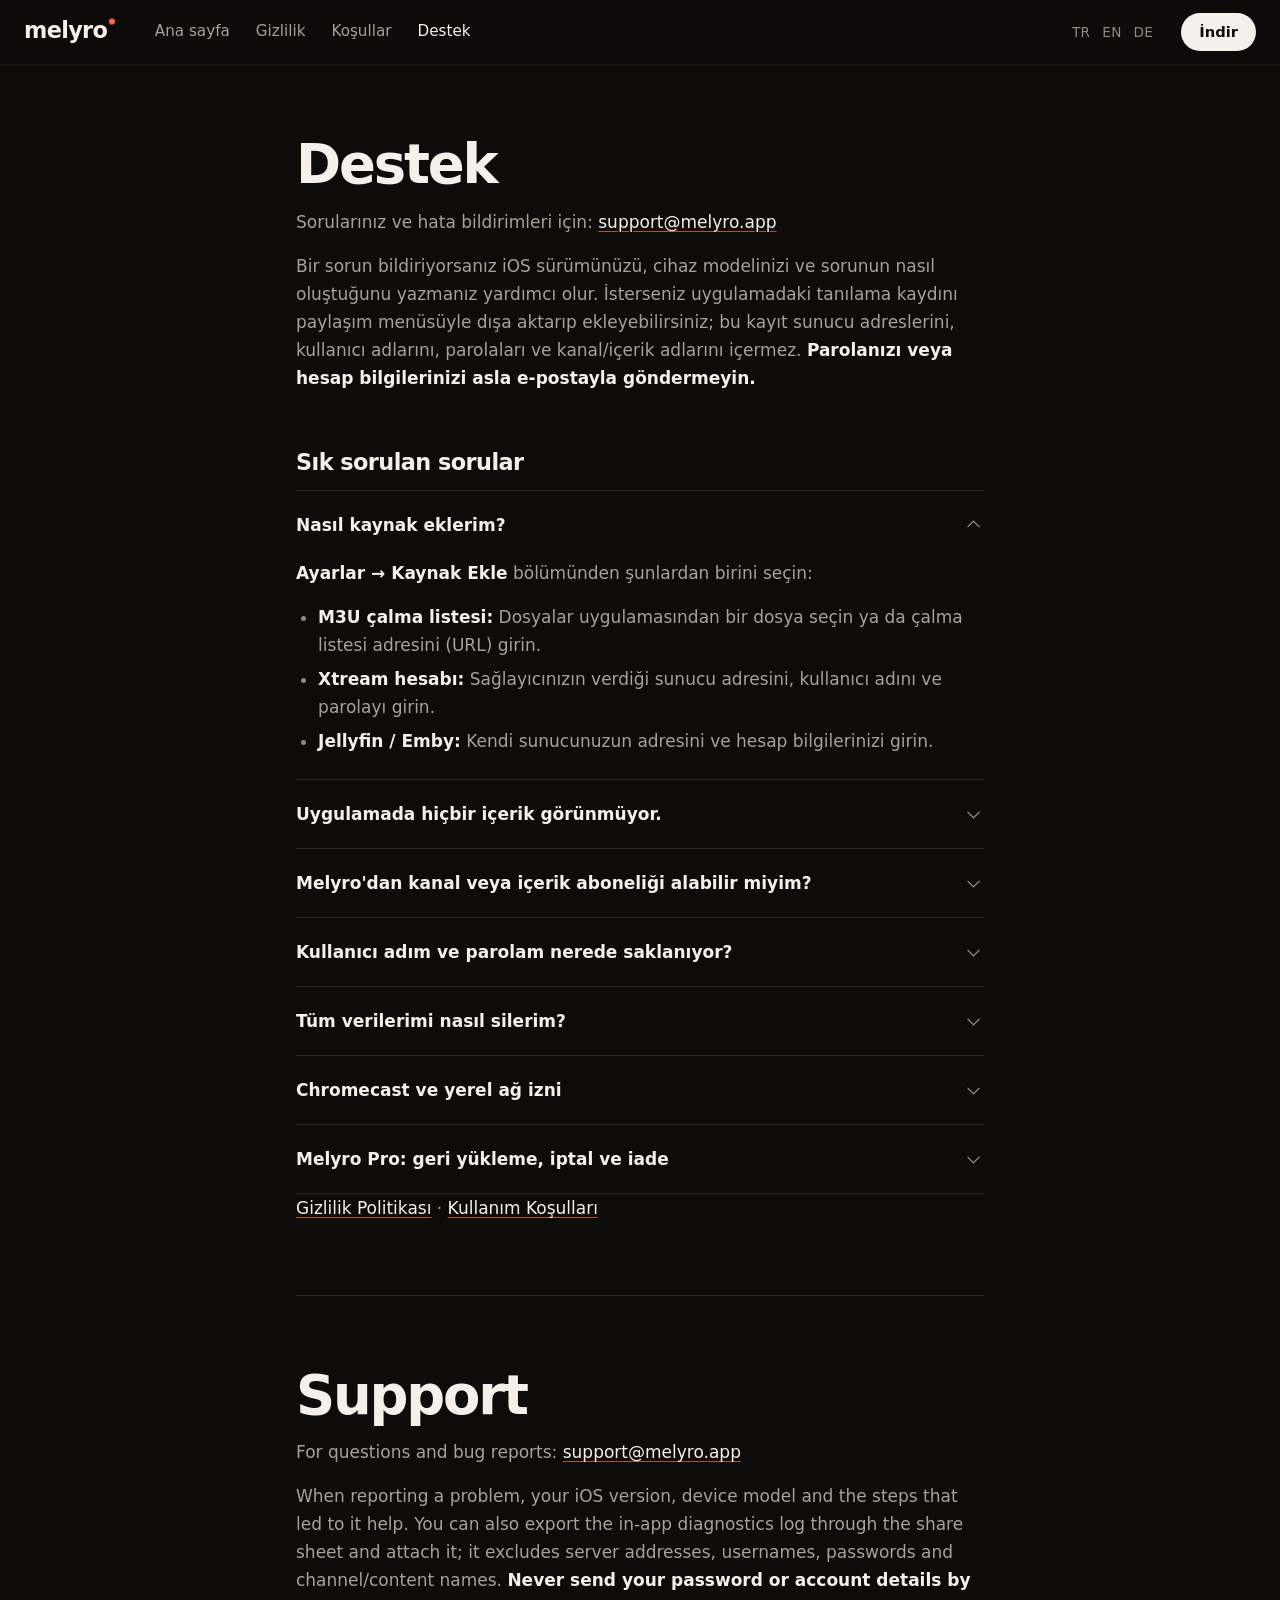
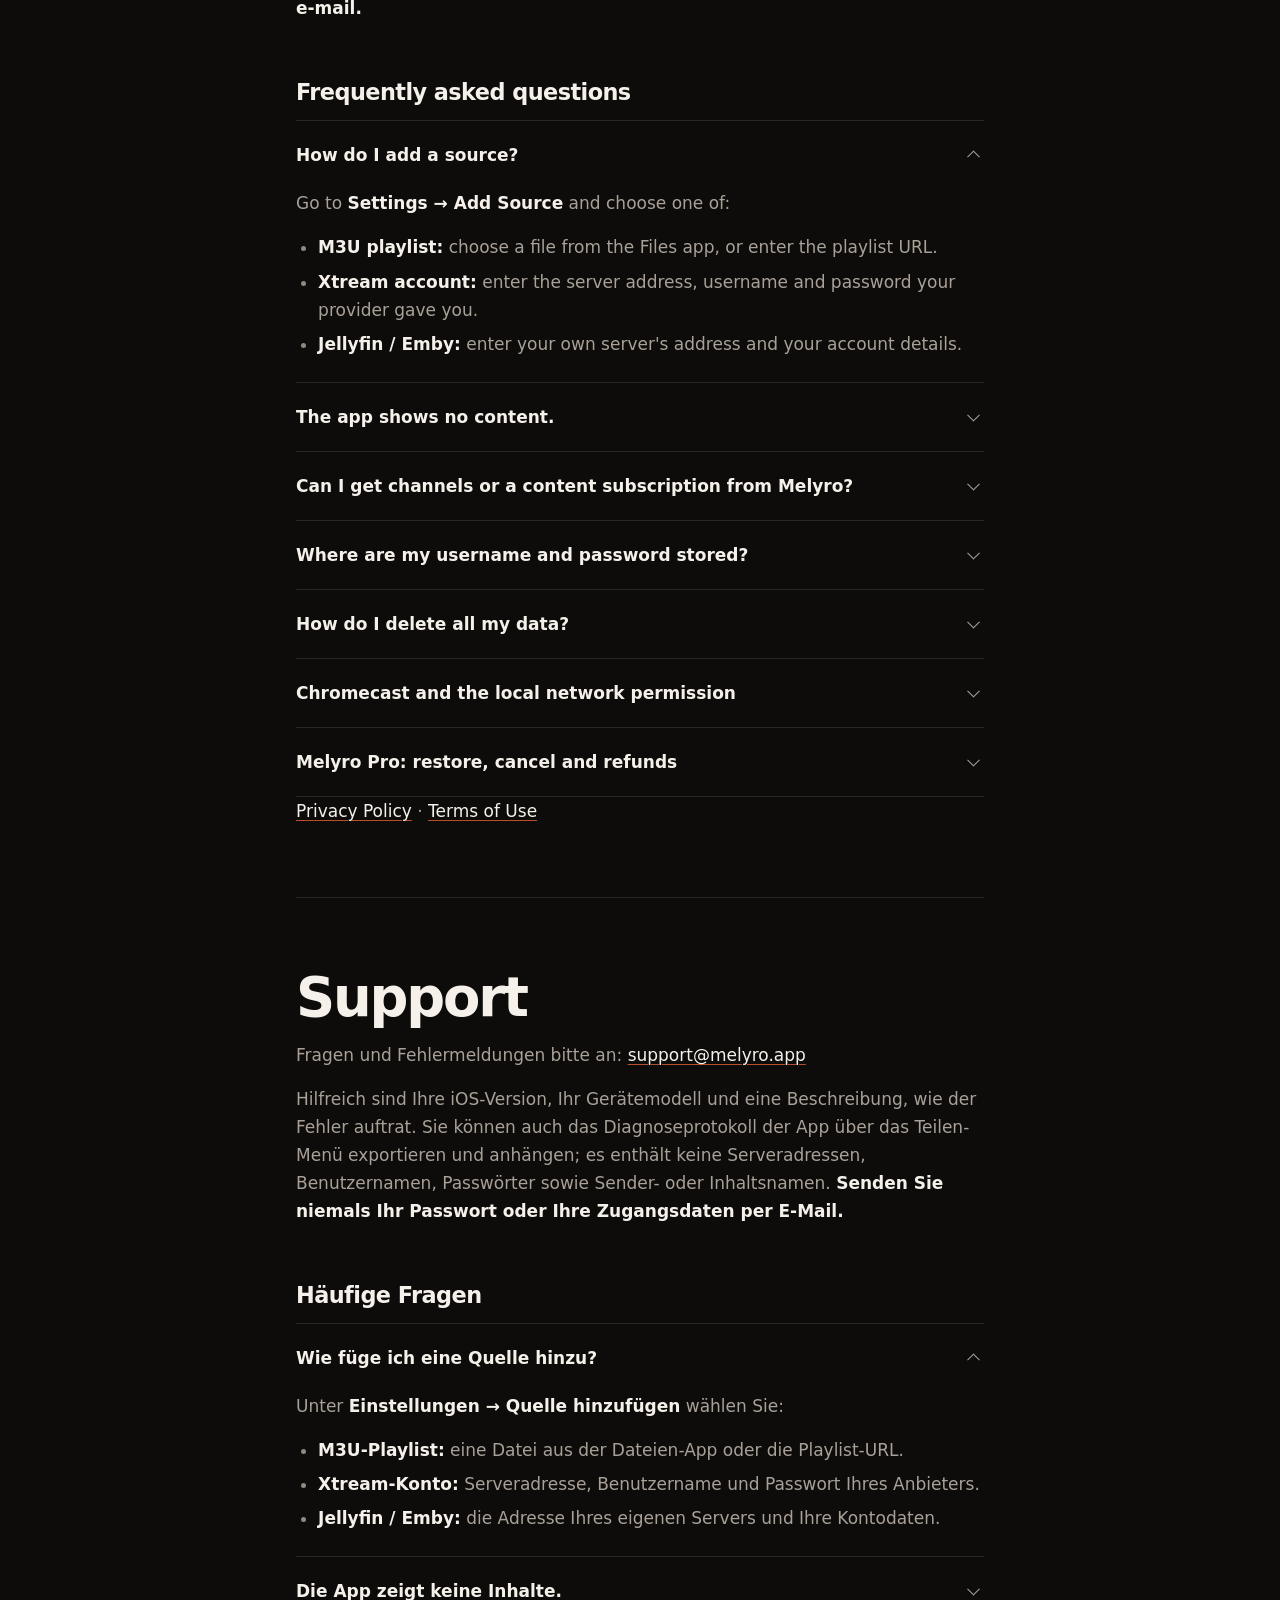
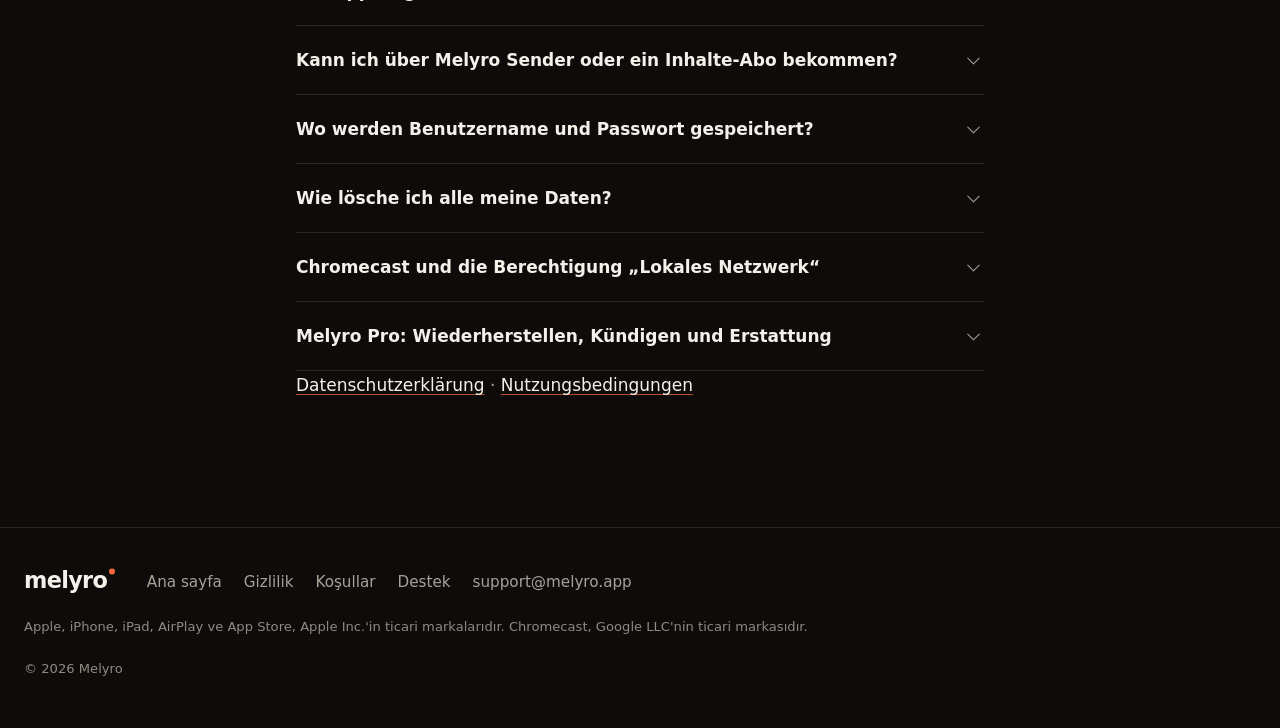
<file: support.html>
<!doctype html>
<html lang="tr">
<head>
<meta charset="utf-8">
<meta name="viewport" content="width=device-width, initial-scale=1, viewport-fit=cover">
<meta name="robots" content="index">
<title>Destek / Support — Melyro</title>
<meta name="theme-color" content="#0D0C0B">
<meta name="color-scheme" content="dark">
<link rel="icon" href="img/mark.svg" type="image/svg+xml">
<link rel="apple-touch-icon" href="img/apple-touch-icon.png">
<link rel="stylesheet" href="style.css">
</head>
<body>
<header class="bar">
  <div class="bar-in">
    <a class="brand" href="index.html" aria-label="Melyro"><span class="wm">melyro<span class="lamp" aria-hidden="true"></span></span></a>
    <nav aria-label="Melyro"><a href="index.html">Ana sayfa</a><a href="privacy.html">Gizlilik</a><a href="terms.html">Koşullar</a><a href="support.html#tr" aria-current="page">Destek</a></nav>
    <div class="langs" role="group" aria-label="Language"><a href="#tr" hreflang="tr" lang="tr">TR</a><a href="#en" hreflang="en" lang="en">EN</a><a href="#de" hreflang="de" lang="de">DE</a></div>
    <a class="btn" href="https://apps.apple.com/app/id6812315758">İndir</a>
  </div>
</header>
<main class="wrap">

<section id="tr">
<h1>Destek</h1>
<p>Sorularınız ve hata bildirimleri için: <a href="mailto:support@melyro.app">support@melyro.app</a></p>
<p>Bir sorun bildiriyorsanız iOS sürümünüzü, cihaz modelinizi ve sorunun nasıl oluştuğunu yazmanız yardımcı olur. İsterseniz uygulamadaki tanılama kaydını paylaşım menüsüyle dışa aktarıp ekleyebilirsiniz; bu kayıt sunucu adreslerini, kullanıcı adlarını, parolaları ve kanal/içerik adlarını içermez. <strong>Parolanızı veya hesap bilgilerinizi asla e-postayla göndermeyin.</strong></p>

<h2>Sık sorulan sorular</h2>

<details open>
<summary>Nasıl kaynak eklerim?</summary>
<p><strong>Ayarlar → Kaynak Ekle</strong> bölümünden şunlardan birini seçin:</p>
<ul>
  <li><strong>M3U çalma listesi:</strong> Dosyalar uygulamasından bir dosya seçin ya da çalma listesi adresini (URL) girin.</li>
  <li><strong>Xtream hesabı:</strong> Sağlayıcınızın verdiği sunucu adresini, kullanıcı adını ve parolayı girin.</li>
  <li><strong>Jellyfin / Emby:</strong> Kendi sunucunuzun adresini ve hesap bilgilerinizi girin.</li>
</ul>
</details>

<details>
<summary>Uygulamada hiçbir içerik görünmüyor.</summary>
<p>Bu beklenen bir durumdur. Melyro hiçbir içerik içermez; kanal, film, dizi veya çalma listesi sunmaz. İzlemek için izleme hakkına sahip olduğunuz kendi kaynağınızı eklemeniz gerekir.</p>
</details>

<details>
<summary>Melyro'dan kanal veya içerik aboneliği alabilir miyim?</summary>
<p>Hayır. Melyro kanal, içerik ya da içerik aboneliği satmaz veya sağlamaz; bunları edinmenize yardımcı olamaz. Melyro hiçbir sağlayıcıyla bağlantılı değildir. Uygulama içinde satılan tek şey, uygulamanın kendi özelliklerini açan Melyro Pro'dur.</p>
</details>

<details>
<summary>Kullanıcı adım ve parolam nerede saklanıyor?</summary>
<p>Yalnızca cihazınızda, iOS Anahtar Zinciri'nde. Geliştiriciye gönderilmez; yalnızca sizin eklediğiniz sağlayıcıya/sunucuya iletilir. <code>http://</code> ile başlayan bir adres kullanırsanız bu bilgiler şifrelenmeden iletilir.</p>
</details>

<details id="tr-sil">
<summary>Tüm verilerimi nasıl silerim?</summary>
<ol>
  <li>Ayarlar'da her kaynağı <strong>Kaynağı Kaldır</strong> ile kaldırın; kaynağa ait kayıtlı erişim bilgileri de silinir.</li>
  <li>İsterseniz geçmişi (<strong>Geçmişi Temizle</strong>) ve tanılama kaydını (<strong>Tanılamayı Temizle</strong>) ayrıca temizleyin.</li>
  <li>Son olarak uygulamayı cihazınızdan silin.</li>
</ol>
<p>Geliştiricinin sunucusu olmadığı için başka bir yerde silinecek veri yoktur. Chromecast için Google Cast SDK'nın topladığı veriler Google'ın sorumluluğundadır.</p>
</details>

<details>
<summary>Chromecast ve yerel ağ izni</summary>
<p>Yerel ağ izni yalnızca yayın (Cast) düğmesine ilk dokunduğunuzda istenir. Yalnızca ağınızdaki Chromecast cihazlarını bulmak ve seçtiğiniz yayını seçtiğiniz cihaza göndermek için kullanılır. İzni reddettiyseniz <strong>iOS Ayarlar → Gizlilik ve Güvenlik → Yerel Ağ</strong> bölümünden Melyro için açabilirsiniz.</p>
</details>

<details>
<summary>Melyro Pro: geri yükleme, iptal ve iade</summary>
<p><strong>Geri yükleme:</strong> Pro'yu aynı Apple hesabıyla aldıysanız Ayarlar → Melyro Pro → <strong>Satın Alımları Geri Yükle</strong>'ye dokunun. Aile Paylaşımı açıksa aile üyeleriniz de Pro'yu kullanabilir.</p>
<p><strong>İptal:</strong> Abonelikler, dönem bitmeden en az 24 saat önce iptal edilmezse kendiliğinden yenilenir. iPhone'da Ayarlar → adınız → <strong>Abonelikler</strong> bölümünden ya da <a href="https://apps.apple.com/account/subscriptions">apps.apple.com/account/subscriptions</a> adresinden iptal edebilirsiniz. Melyro içinde Ayarlar → Melyro Pro → <strong>Aboneliği Yönet</strong> de aynı yere götürür.</p>
<p><strong>İade:</strong> Ödemeleri Apple aldığı için iadeyi yalnızca Apple yapabilir: <a href="https://reportaproblem.apple.com">reportaproblem.apple.com</a>.</p>
</details>

<p><a href="privacy.html">Gizlilik Politikası</a> · <a href="terms.html">Kullanım Koşulları</a></p>
</section>

<hr>

<section id="en" lang="en">
<h1>Support</h1>
<p>For questions and bug reports: <a href="mailto:support@melyro.app">support@melyro.app</a></p>
<p>When reporting a problem, your iOS version, device model and the steps that led to it help. You can also export the in-app diagnostics log through the share sheet and attach it; it excludes server addresses, usernames, passwords and channel/content names. <strong>Never send your password or account details by e-mail.</strong></p>

<h2>Frequently asked questions</h2>

<details open>
<summary>How do I add a source?</summary>
<p>Go to <strong>Settings → Add Source</strong> and choose one of:</p>
<ul>
  <li><strong>M3U playlist:</strong> choose a file from the Files app, or enter the playlist URL.</li>
  <li><strong>Xtream account:</strong> enter the server address, username and password your provider gave you.</li>
  <li><strong>Jellyfin / Emby:</strong> enter your own server's address and your account details.</li>
</ul>
</details>

<details>
<summary>The app shows no content.</summary>
<p>That is expected. Melyro includes no content — no channels, films, series or playlists. To watch anything, add your own source that you have the right to watch.</p>
</details>

<details>
<summary>Can I get channels or a content subscription from Melyro?</summary>
<p>No. Melyro does not sell or provide channels, content or content subscriptions and cannot help you obtain them. Melyro is not affiliated with any provider. The only thing sold in the app is Melyro Pro, which unlocks features of the app itself.</p>
</details>

<details>
<summary>Where are my username and password stored?</summary>
<p>Only on your device, in the iOS Keychain. They are never sent to the developer — only to the provider/server you added. If you use an address starting with <code>http://</code>, they travel unencrypted.</p>
</details>

<details id="en-delete">
<summary>How do I delete all my data?</summary>
<ol>
  <li>In Settings, remove each source with <strong>Remove Source</strong>; its saved credentials are deleted with it.</li>
  <li>Optionally clear history (<strong>Clear History</strong>) and the diagnostics log (<strong>Clear Diagnostics</strong>).</li>
  <li>Finally, delete the app from your device.</li>
</ol>
<p>The developer runs no servers, so there is nothing to delete anywhere else. Data collected by the Google Cast SDK for Chromecast is Google's responsibility.</p>
</details>

<details>
<summary>Chromecast and the local network permission</summary>
<p>The local network permission is requested only the first time you tap the Cast button. It is used only to find Chromecast devices on your network and send the stream you choose to the device you choose. If you declined, you can turn it on for Melyro in <strong>iOS Settings → Privacy &amp; Security → Local Network</strong>.</p>
</details>

<details>
<summary>Melyro Pro: restore, cancel and refunds</summary>
<p><strong>Restore:</strong> if you bought Pro with the same Apple Account, tap Settings → Melyro Pro → <strong>Restore Purchases</strong>. With Family Sharing on, your family members can use Pro too.</p>
<p><strong>Cancel:</strong> subscriptions renew automatically unless cancelled at least 24 hours before the end of the current period. Cancel on iPhone in Settings → your name → <strong>Subscriptions</strong>, or at <a href="https://apps.apple.com/account/subscriptions">apps.apple.com/account/subscriptions</a>. In Melyro, Settings → Melyro Pro → <strong>Manage Subscription</strong> leads to the same place.</p>
<p><strong>Refunds:</strong> Apple takes the payment, so only Apple can refund it: <a href="https://reportaproblem.apple.com">reportaproblem.apple.com</a>.</p>
</details>

<p><a href="privacy-en.html">Privacy Policy</a> · <a href="terms-en.html">Terms of Use</a></p>
</section>

<hr>

<section id="de" lang="de">
<h1>Support</h1>
<p>Fragen und Fehlermeldungen bitte an: <a href="mailto:support@melyro.app">support@melyro.app</a></p>
<p>Hilfreich sind Ihre iOS-Version, Ihr Gerätemodell und eine Beschreibung, wie der Fehler auftrat. Sie können auch das Diagnoseprotokoll der App über das Teilen-Menü exportieren und anhängen; es enthält keine Serveradressen, Benutzernamen, Passwörter sowie Sender- oder Inhaltsnamen. <strong>Senden Sie niemals Ihr Passwort oder Ihre Zugangsdaten per E-Mail.</strong></p>

<h2>Häufige Fragen</h2>

<details open>
<summary>Wie füge ich eine Quelle hinzu?</summary>
<p>Unter <strong>Einstellungen → Quelle hinzufügen</strong> wählen Sie:</p>
<ul>
  <li><strong>M3U-Playlist:</strong> eine Datei aus der Dateien-App oder die Playlist-URL.</li>
  <li><strong>Xtream-Konto:</strong> Serveradresse, Benutzername und Passwort Ihres Anbieters.</li>
  <li><strong>Jellyfin / Emby:</strong> die Adresse Ihres eigenen Servers und Ihre Kontodaten.</li>
</ul>
</details>

<details>
<summary>Die App zeigt keine Inhalte.</summary>
<p>Das ist so vorgesehen. Melyro enthält keine Inhalte – keine Sender, Filme, Serien oder Playlists. Fügen Sie eine eigene Quelle hinzu, zu deren Nutzung Sie berechtigt sind.</p>
</details>

<details>
<summary>Kann ich über Melyro Sender oder ein Inhalte-Abo bekommen?</summary>
<p>Nein. Melyro verkauft oder vermittelt keine Sender, Inhalte oder Inhalte-Abonnements und kann Ihnen nicht helfen, solche zu beschaffen. Melyro steht mit keinem Anbieter in Verbindung. In der App wird nur Melyro Pro verkauft, das Funktionen der App selbst freischaltet.</p>
</details>

<details>
<summary>Wo werden Benutzername und Passwort gespeichert?</summary>
<p>Nur auf Ihrem Gerät, im iOS-Schlüsselbund. Sie werden nie an den Entwickler gesendet, sondern nur an den von Ihnen hinzugefügten Anbieter/Server. Bei einer Adresse mit <code>http://</code> werden sie unverschlüsselt übertragen.</p>
</details>

<details>
<summary>Wie lösche ich alle meine Daten?</summary>
<ol>
  <li>Entfernen Sie in den Einstellungen jede Quelle; die gespeicherten Zugangsdaten werden dabei mitgelöscht.</li>
  <li>Löschen Sie bei Bedarf zusätzlich Verlauf und Diagnoseprotokoll in der App.</li>
  <li>Löschen Sie abschließend die App von Ihrem Gerät.</li>
</ol>
<p>Der Entwickler betreibt keine Server; anderswo gibt es nichts zu löschen. Für die vom Google Cast SDK erhobenen Daten ist Google verantwortlich.</p>
</details>

<details>
<summary>Chromecast und die Berechtigung „Lokales Netzwerk“</summary>
<p>Die Berechtigung wird erst angefragt, wenn Sie zum ersten Mal auf die Cast-Taste tippen. Sie dient nur dazu, Chromecast-Geräte in Ihrem Netzwerk zu finden und den gewählten Stream an das gewählte Gerät zu senden. Falls Sie abgelehnt haben: <strong>iOS-Einstellungen → Datenschutz &amp; Sicherheit → Lokales Netzwerk</strong>.</p>
</details>

<details>
<summary>Melyro Pro: Wiederherstellen, Kündigen und Erstattung</summary>
<p><strong>Wiederherstellen:</strong> Wenn Sie Pro mit demselben Apple Account gekauft haben, tippen Sie auf Einstellungen → Melyro Pro → <strong>Käufe wiederherstellen</strong>. Mit aktivierter Familienfreigabe können auch Ihre Familienmitglieder Pro nutzen.</p>
<p><strong>Kündigen:</strong> Abos verlängern sich automatisch, wenn sie nicht mindestens 24 Stunden vor Ende des laufenden Zeitraums gekündigt werden. Kündigen Sie auf dem iPhone unter Einstellungen → Ihr Name → <strong>Abonnements</strong> oder unter <a href="https://apps.apple.com/account/subscriptions">apps.apple.com/account/subscriptions</a>. In Melyro führt Einstellungen → Melyro Pro → <strong>Abo verwalten</strong> an dieselbe Stelle.</p>
<p><strong>Erstattung:</strong> Apple nimmt die Zahlung entgegen, daher kann nur Apple erstatten: <a href="https://reportaproblem.apple.com">reportaproblem.apple.com</a>.</p>
</details>

<p><a href="privacy-de.html">Datenschutzerklärung</a> · <a href="terms-de.html">Nutzungsbedingungen</a></p>
</section>

</main>
<footer class="foot">
  <div class="foot-in">
    <a class="brand" href="index.html" aria-label="Melyro"><span class="wm">melyro<span class="lamp" aria-hidden="true"></span></span></a>
    <nav aria-label="Melyro"><a href="index.html">Ana sayfa</a><a href="privacy.html">Gizlilik</a><a href="terms.html">Koşullar</a><a href="support.html#tr">Destek</a><a href="mailto:support@melyro.app">support@melyro.app</a></nav>
  </div>
  <p class="tm">Apple, iPhone, iPad, AirPlay ve App Store, Apple Inc.'in ticari markalarıdır. Chromecast, Google LLC'nin ticari markasıdır.</p>
  <p class="tm">© 2026 Melyro</p>
</footer>
</body>
</html>
</file>
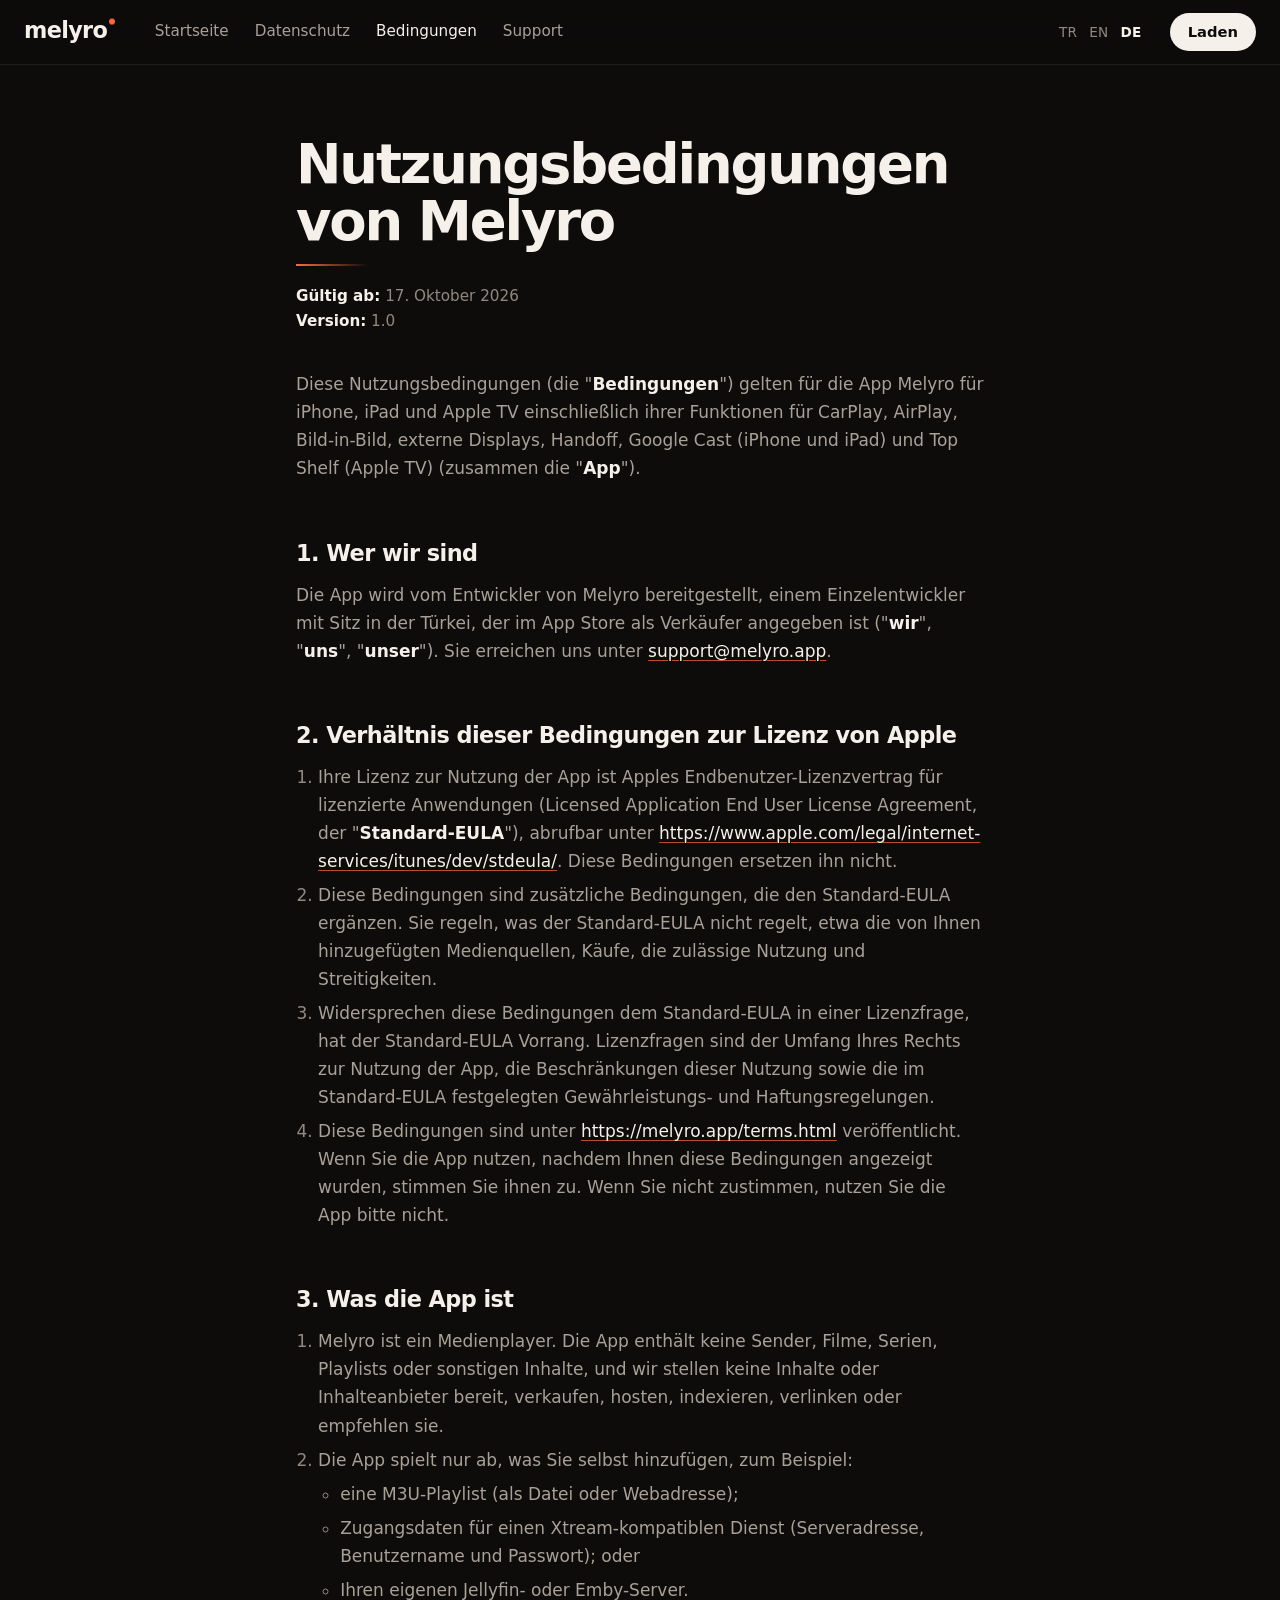
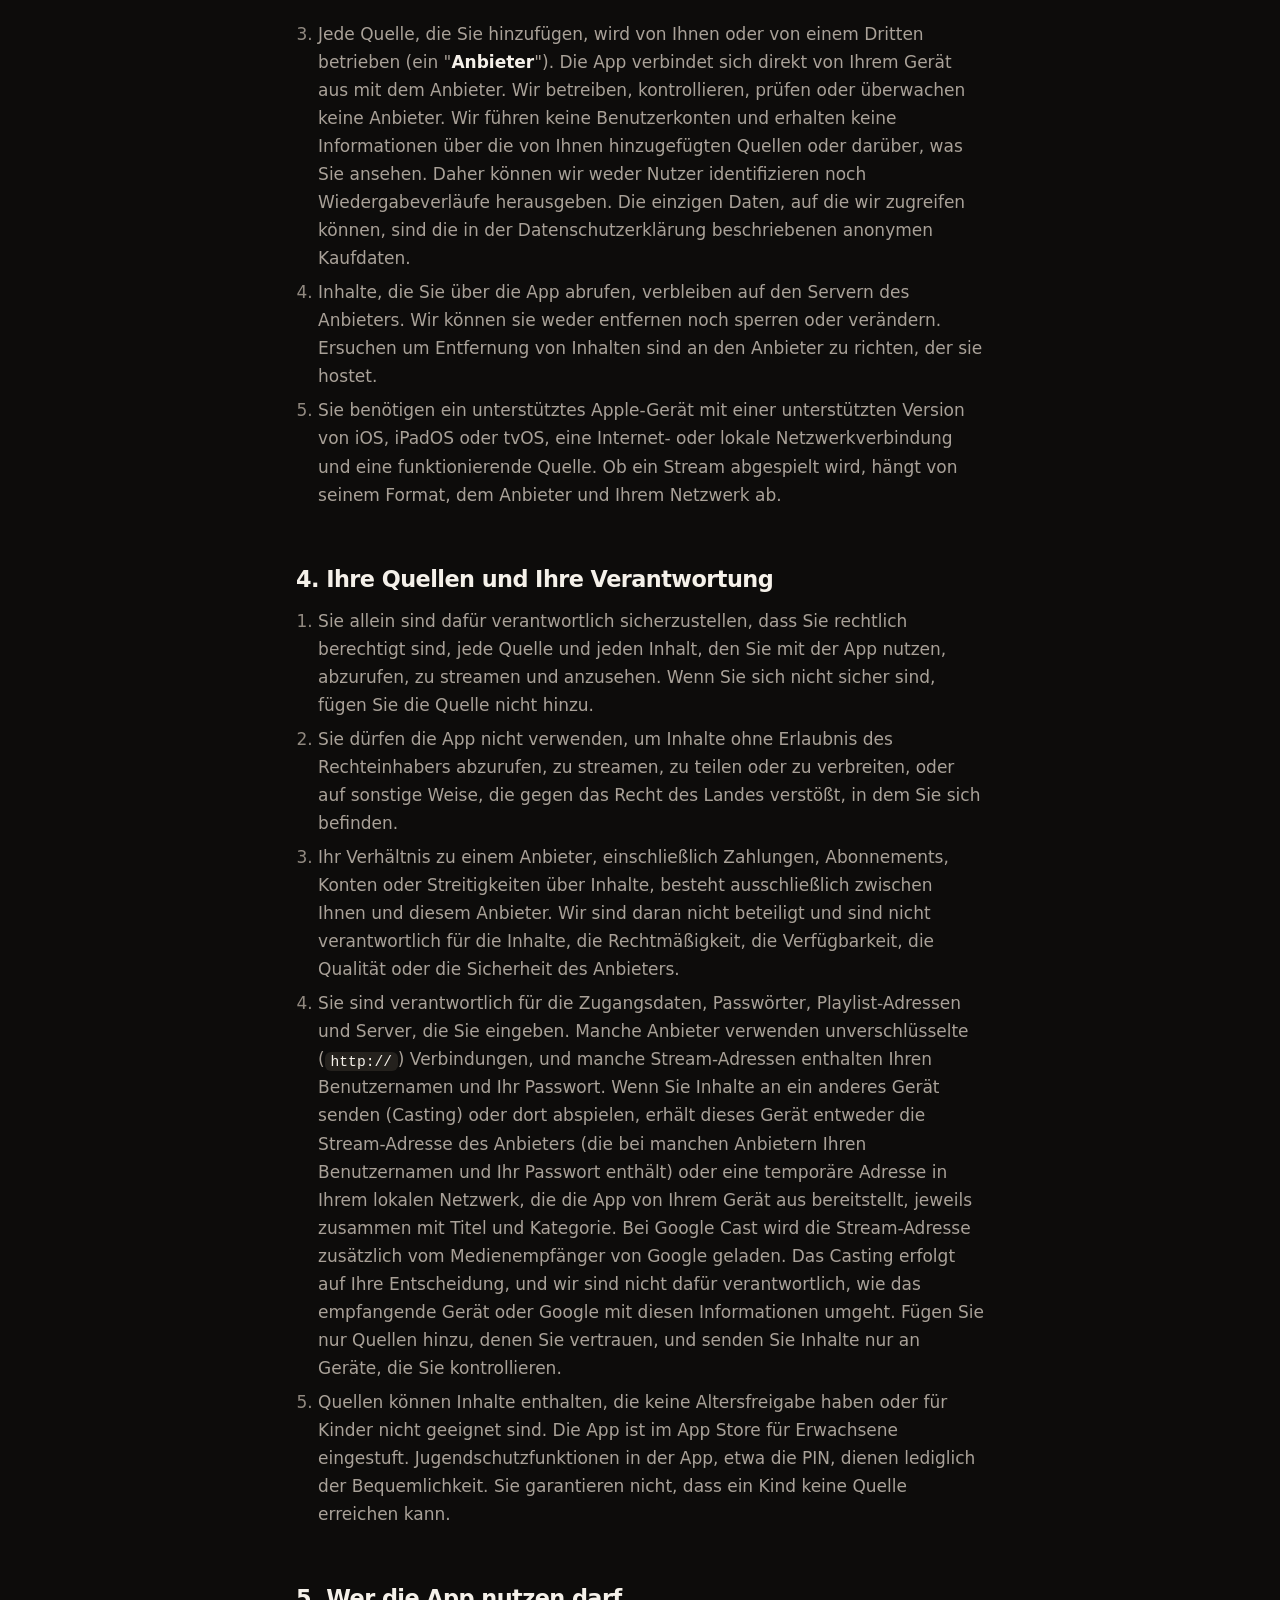
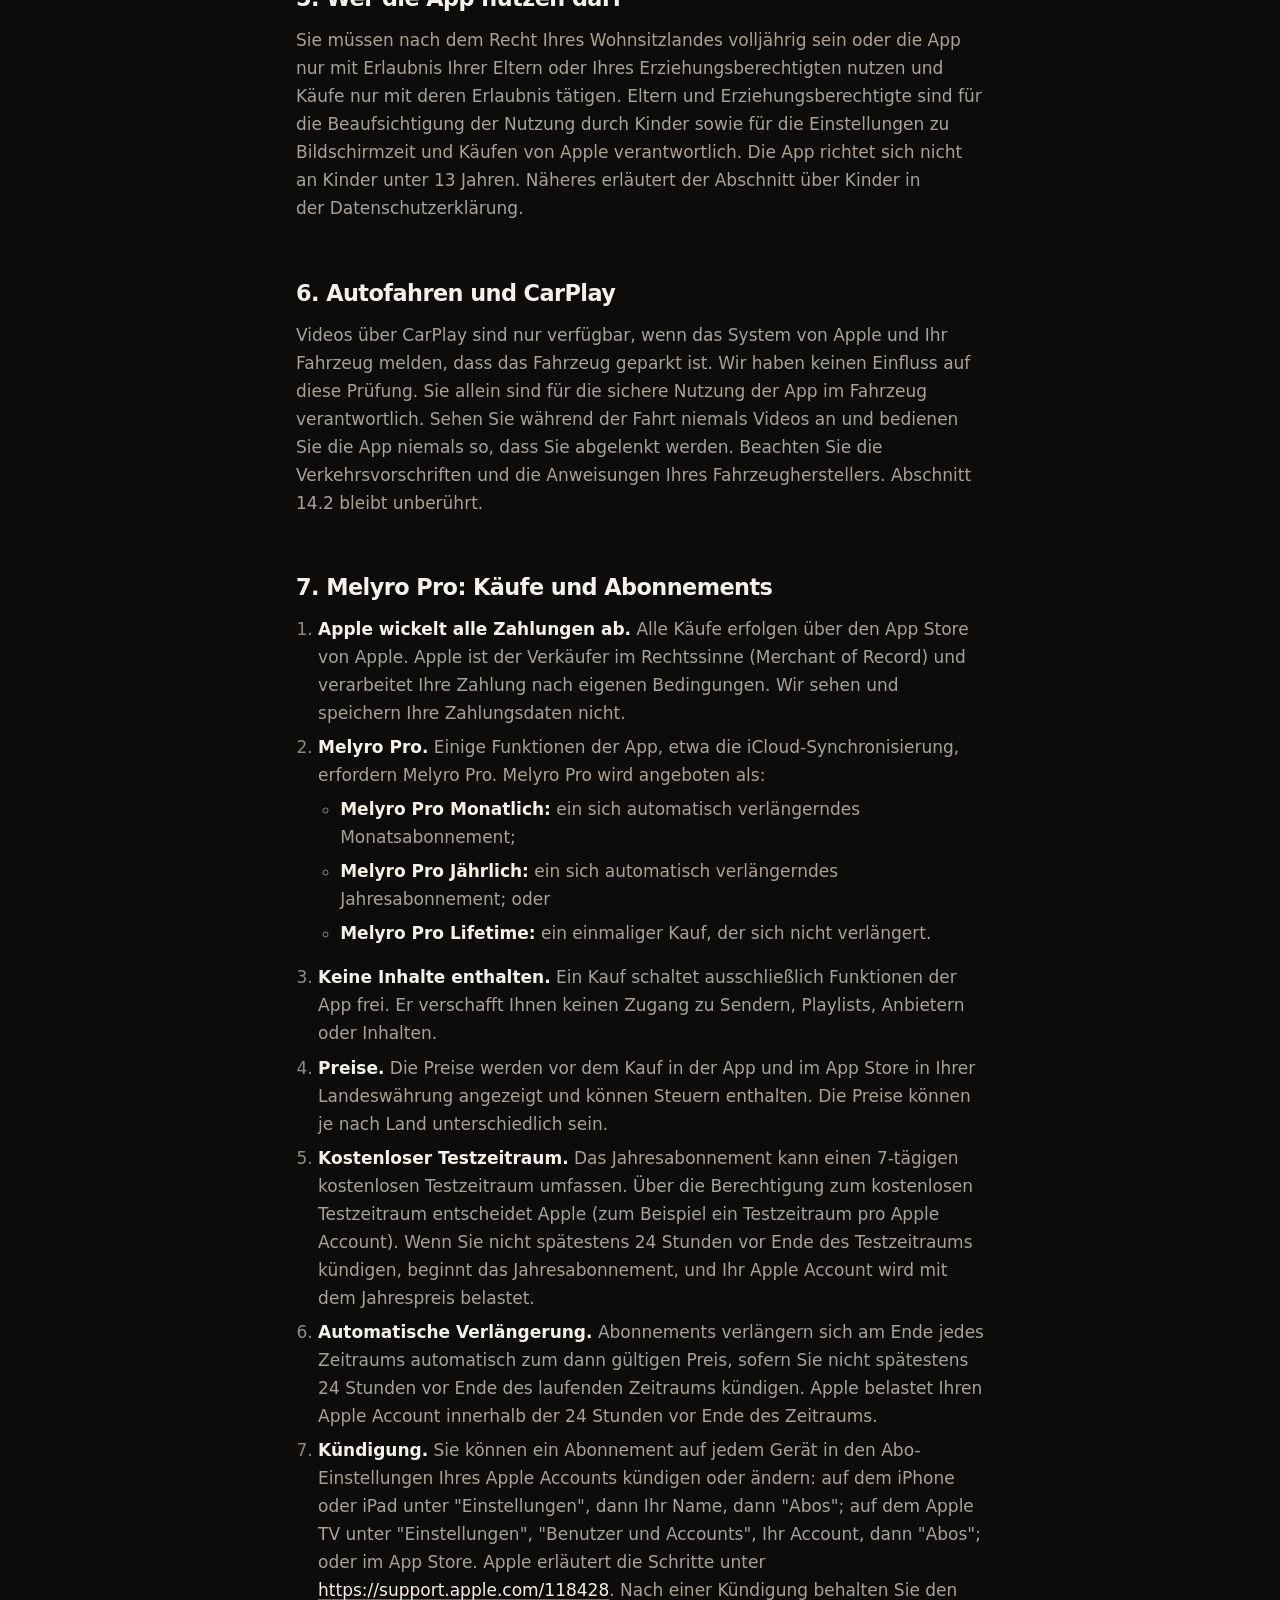
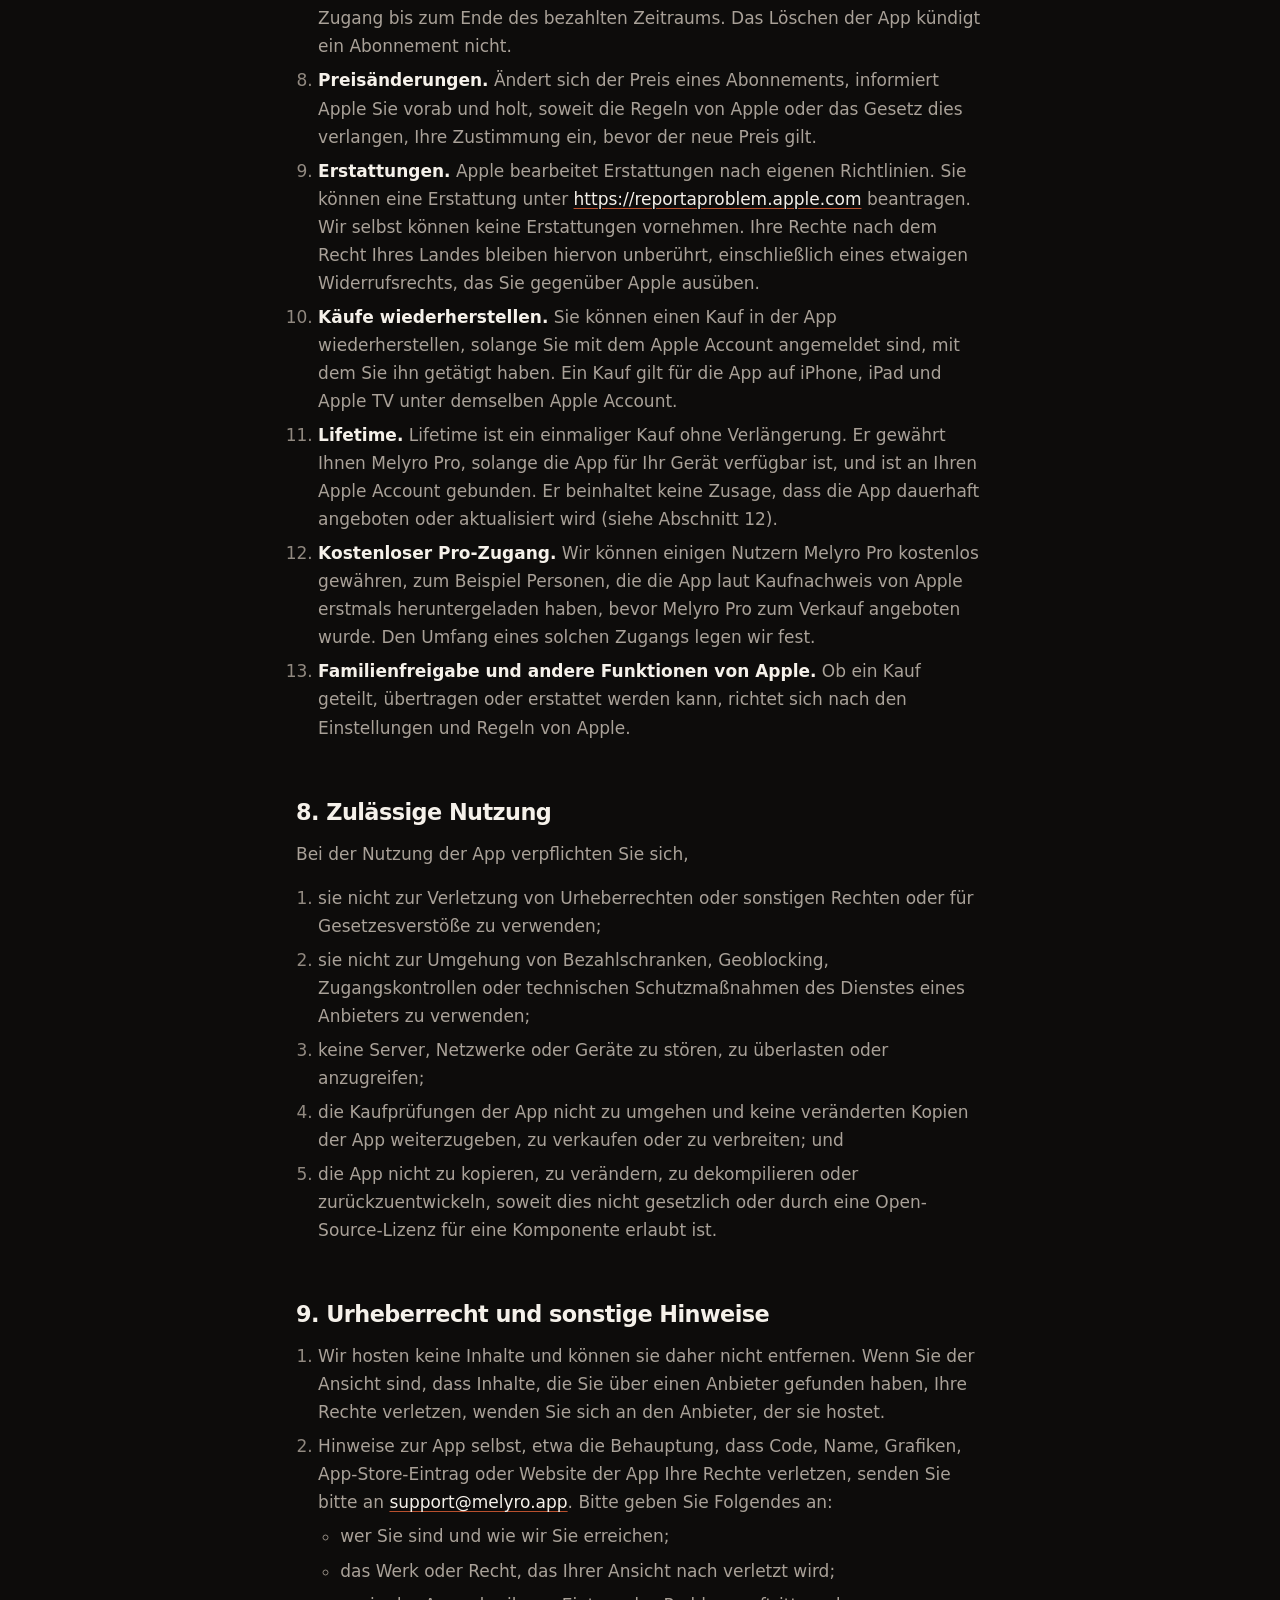
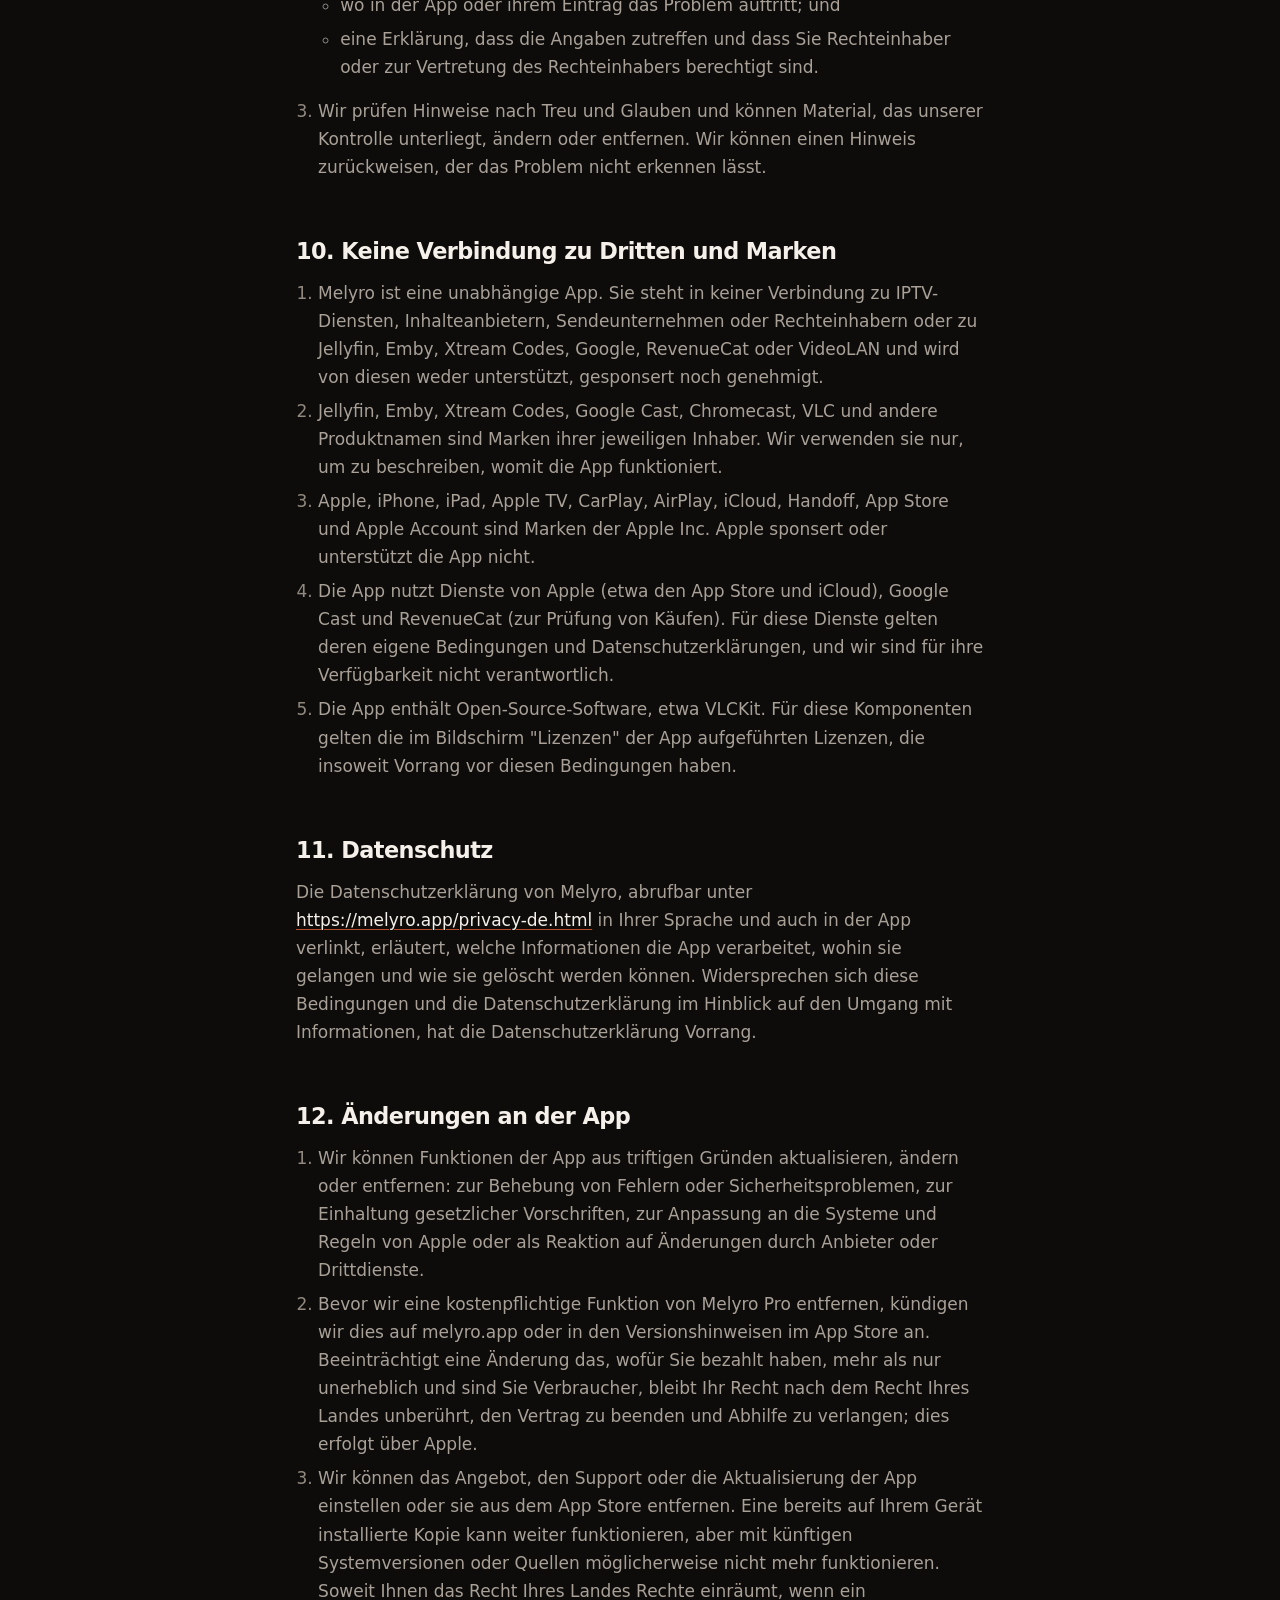
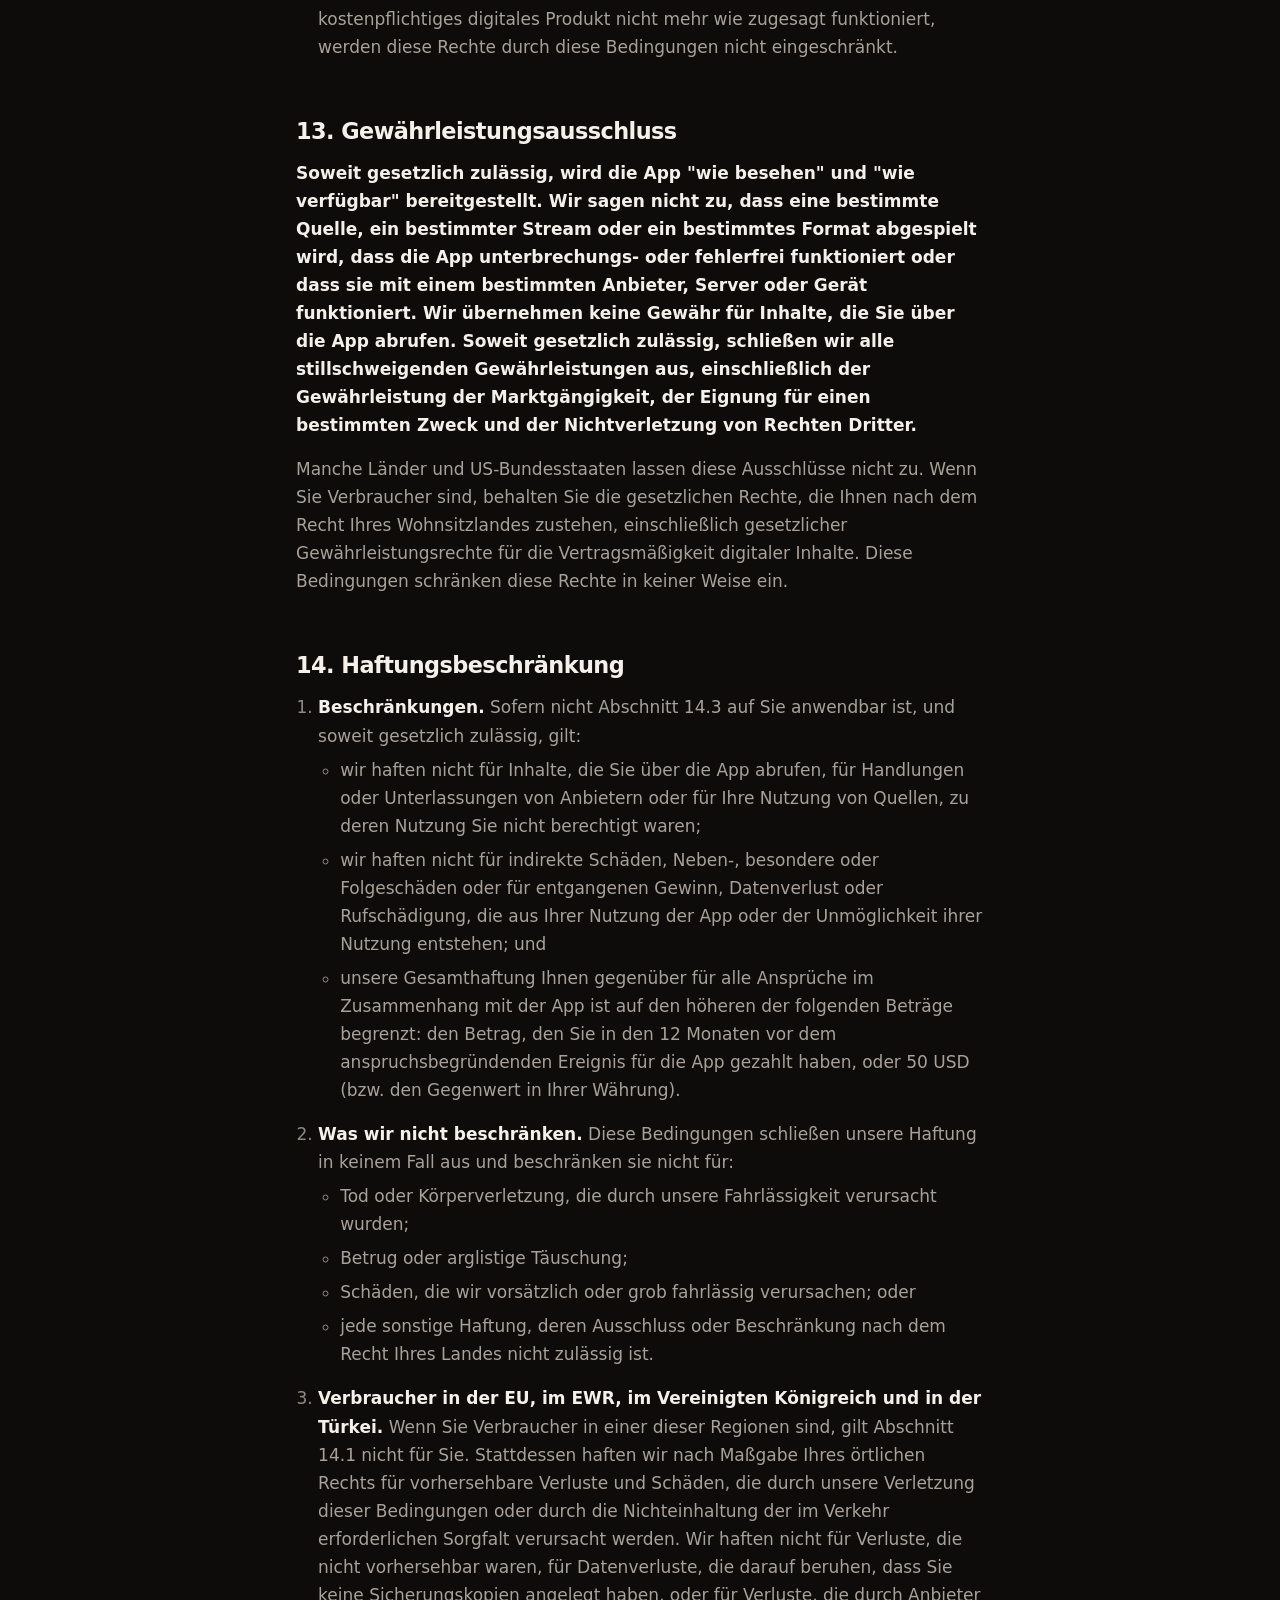
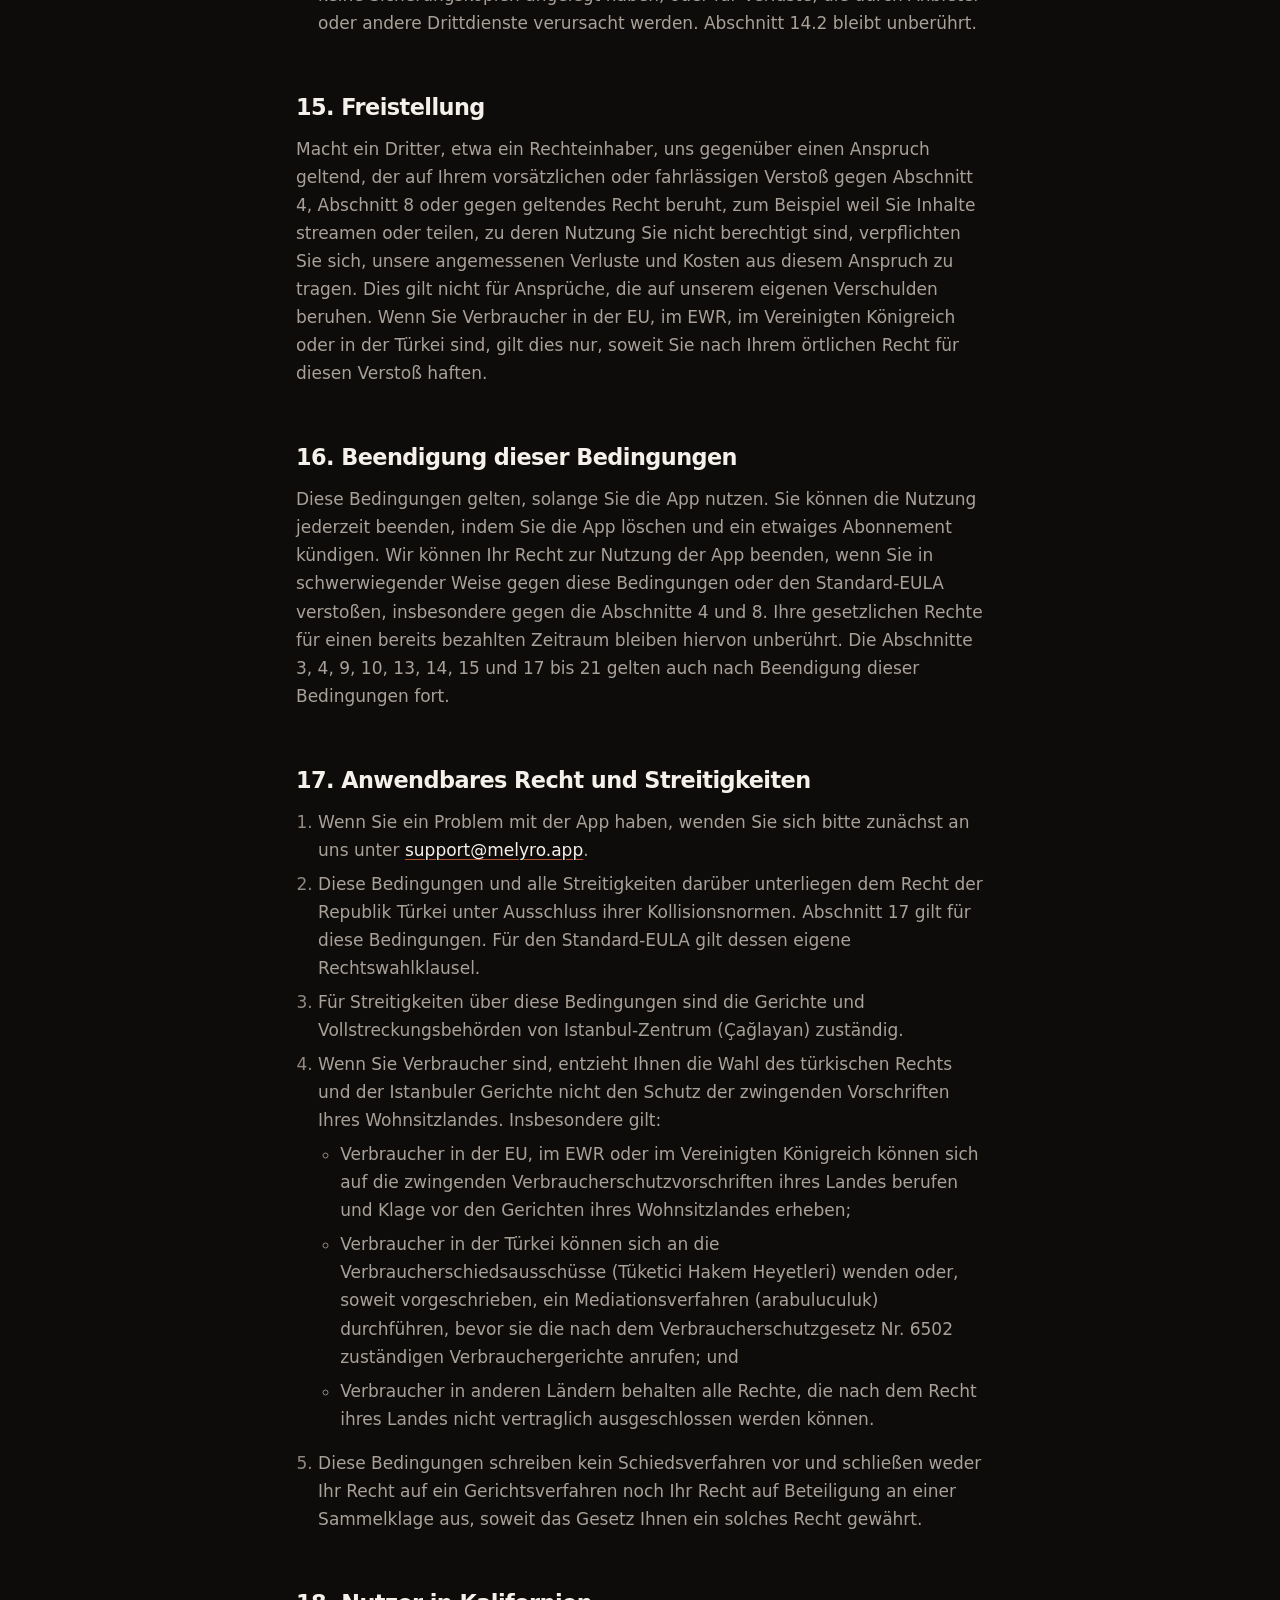
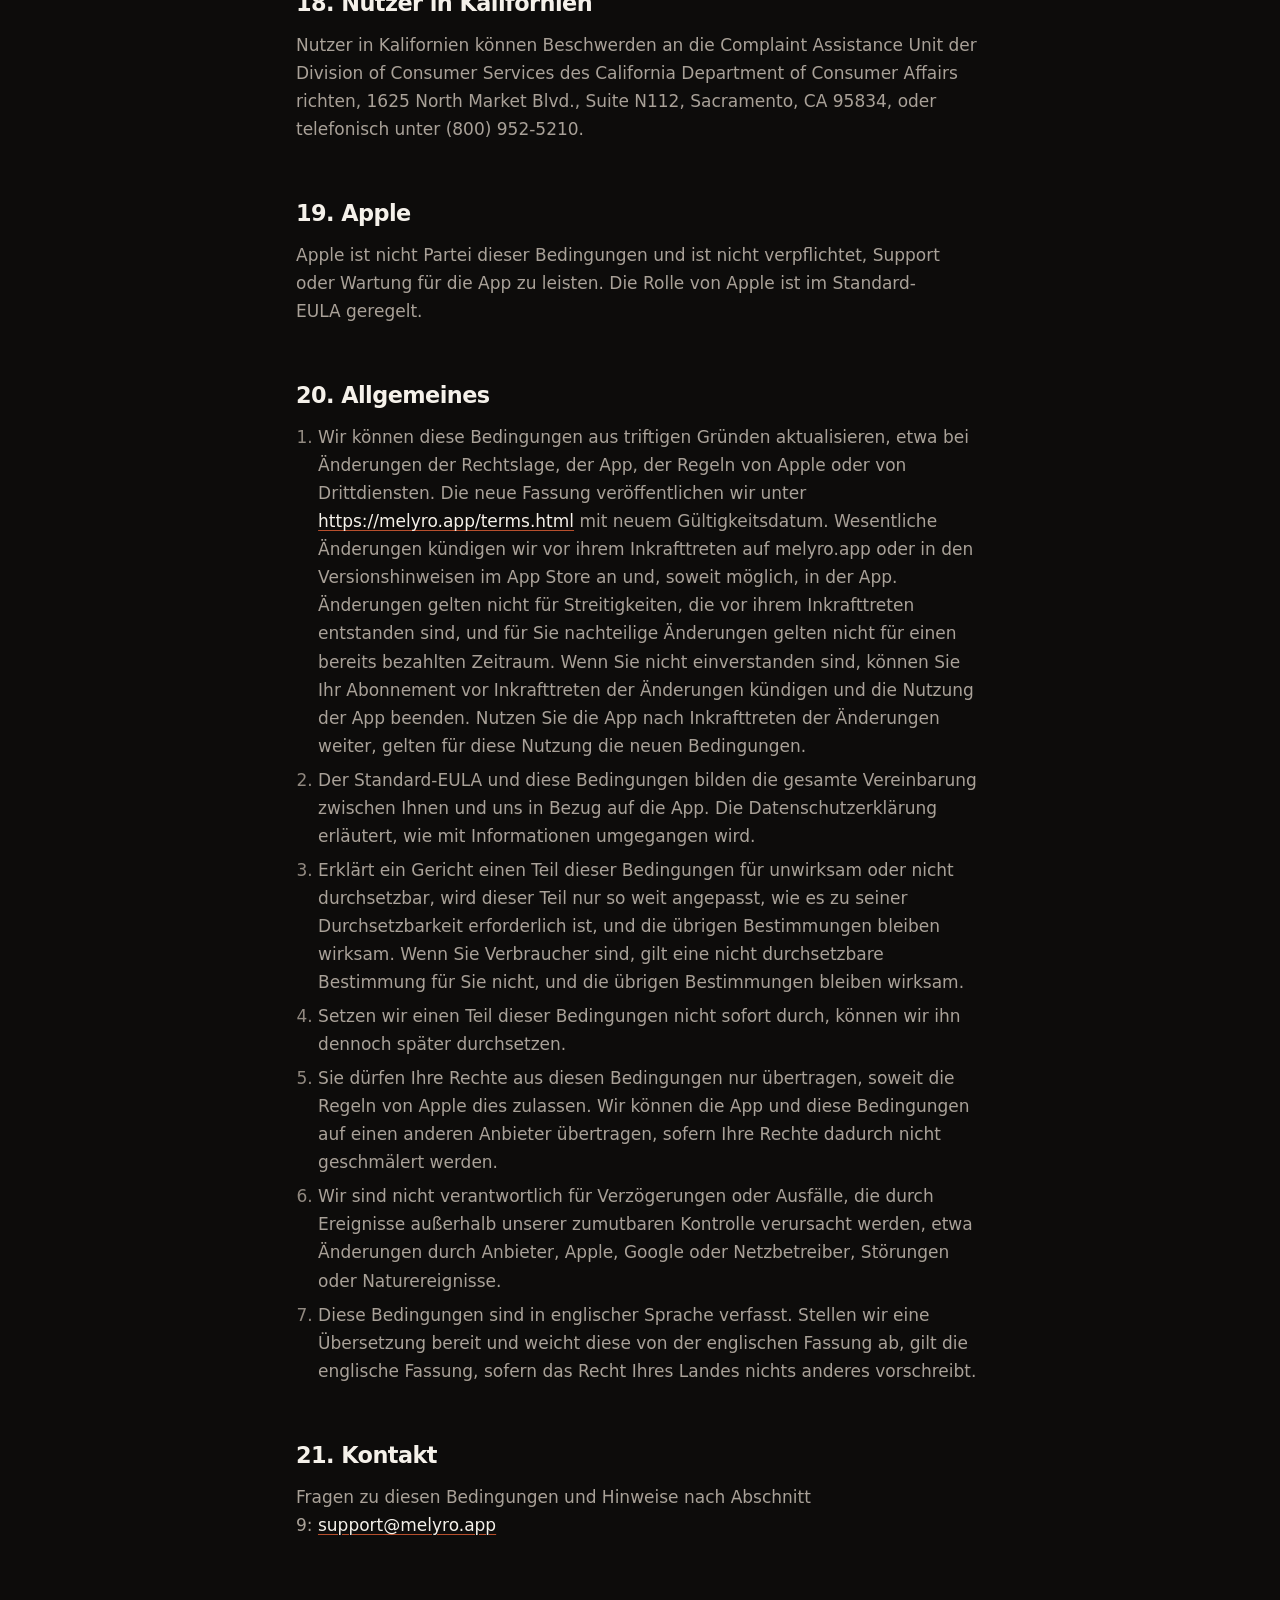
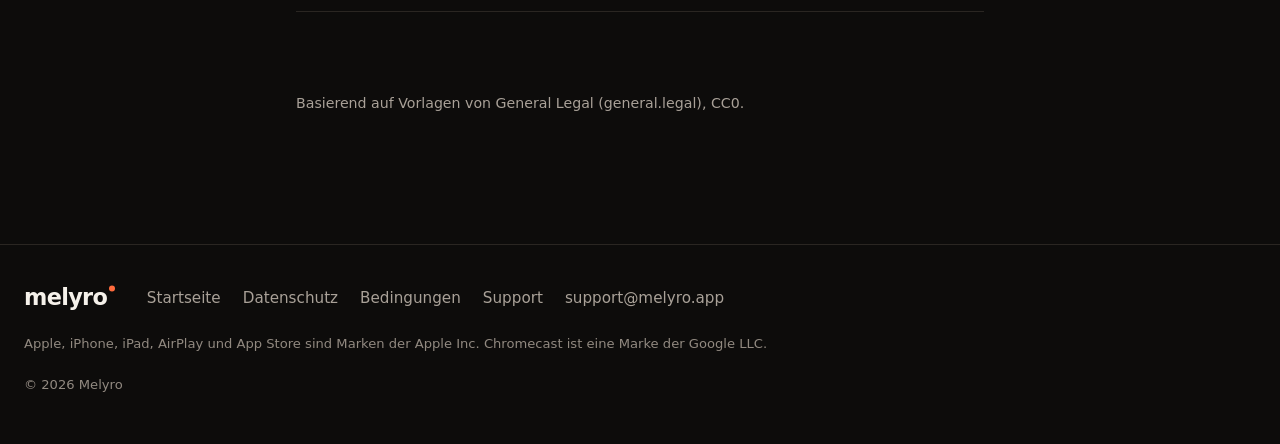
<file: terms-de.html>
<!doctype html>
<html lang="de">
<head>
<meta charset="utf-8">
<meta name="viewport" content="width=device-width, initial-scale=1, viewport-fit=cover">
<meta name="robots" content="index">
<title>Nutzungsbedingungen — Melyro</title>
<meta name="theme-color" content="#0D0C0B">
<meta name="color-scheme" content="dark">
<link rel="icon" href="img/mark.svg" type="image/svg+xml">
<link rel="apple-touch-icon" href="img/apple-touch-icon.png">
<link rel="stylesheet" href="style.css">
<link rel="alternate" hreflang="tr" href="https://melyro.app/terms.html">
<link rel="alternate" hreflang="en" href="https://melyro.app/terms-en.html">
<link rel="alternate" hreflang="de" href="https://melyro.app/terms-de.html">
</head>
<body>
<header class="bar">
  <div class="bar-in">
    <a class="brand" href="index-de.html" aria-label="Melyro"><span class="wm">melyro<span class="lamp" aria-hidden="true"></span></span></a>
    <nav aria-label="Melyro"><a href="index-de.html">Startseite</a><a href="privacy-de.html">Datenschutz</a><a href="terms-de.html" aria-current="page">Bedingungen</a><a href="support.html#de">Support</a></nav>
    <div class="langs" role="group" aria-label="Language"><a href="terms.html" hreflang="tr" lang="tr">TR</a><a href="terms-en.html" hreflang="en" lang="en">EN</a><strong aria-current="page">DE</strong></div>
    <a class="btn" href="https://apps.apple.com/app/id6812315758">Laden</a>
  </div>
</header>
<main class="wrap">
<h1>Nutzungsbedingungen von Melyro</h1>

<p class="meta"><strong>Gültig ab:</strong> 17. Oktober 2026<br>
<strong>Version:</strong> 1.0</p>

<p>Diese Nutzungsbedingungen (die "<strong>Bedingungen</strong>") gelten für die App Melyro für iPhone, iPad und Apple TV einschließlich ihrer Funktionen für CarPlay, AirPlay, Bild-in-Bild, externe Displays, Handoff, Google Cast (iPhone und iPad) und Top Shelf (Apple TV) (zusammen die "<strong>App</strong>").</p>

<h2 id="s1">1. Wer wir sind</h2>

<p>Die App wird vom Entwickler von Melyro bereitgestellt, einem Einzelentwickler mit Sitz in der Türkei, der im App Store als Verkäufer angegeben ist ("<strong>wir</strong>", "<strong>uns</strong>", "<strong>unser</strong>"). Sie erreichen uns unter <a href="mailto:support@melyro.app">support@melyro.app</a>.</p>

<h2 id="s2">2. Verhältnis dieser Bedingungen zur Lizenz von Apple</h2>

<ol>
<li>Ihre Lizenz zur Nutzung der App ist Apples Endbenutzer-Lizenzvertrag für lizenzierte Anwendungen (Licensed Application End User License Agreement, der "<strong>Standard-EULA</strong>"), abrufbar unter <a href="https://www.apple.com/legal/internet-services/itunes/dev/stdeula/">https://www.apple.com/legal/internet-services/itunes/dev/stdeula/</a>. Diese Bedingungen ersetzen ihn nicht.</li>
<li>Diese Bedingungen sind zusätzliche Bedingungen, die den Standard-EULA ergänzen. Sie regeln, was der Standard-EULA nicht regelt, etwa die von Ihnen hinzugefügten Medienquellen, Käufe, die zulässige Nutzung und Streitigkeiten.</li>
<li>Widersprechen diese Bedingungen dem Standard-EULA in einer Lizenzfrage, hat der Standard-EULA Vorrang. Lizenzfragen sind der Umfang Ihres Rechts zur Nutzung der App, die Beschränkungen dieser Nutzung sowie die im Standard-EULA festgelegten Gewährleistungs- und Haftungsregelungen.</li>
<li>Diese Bedingungen sind unter <a href="https://melyro.app/terms.html">https://melyro.app/terms.html</a> veröffentlicht. Wenn Sie die App nutzen, nachdem Ihnen diese Bedingungen angezeigt wurden, stimmen Sie ihnen zu. Wenn Sie nicht zustimmen, nutzen Sie die App bitte nicht.</li>
</ol>

<h2 id="s3">3. Was die App ist</h2>

<ol>
<li>Melyro ist ein Medienplayer. Die App enthält keine Sender, Filme, Serien, Playlists oder sonstigen Inhalte, und wir stellen keine Inhalte oder Inhalteanbieter bereit, verkaufen, hosten, indexieren, verlinken oder empfehlen sie.</li>
<li>Die App spielt nur ab, was Sie selbst hinzufügen, zum Beispiel:
<ul>
<li>eine M3U-Playlist (als Datei oder Webadresse);</li>
<li>Zugangsdaten für einen Xtream-kompatiblen Dienst (Serveradresse, Benutzername und Passwort); oder</li>
<li>Ihren eigenen Jellyfin- oder Emby-Server.</li>
</ul></li>
<li>Jede Quelle, die Sie hinzufügen, wird von Ihnen oder von einem Dritten betrieben (ein "<strong>Anbieter</strong>"). Die App verbindet sich direkt von Ihrem Gerät aus mit dem Anbieter. Wir betreiben, kontrollieren, prüfen oder überwachen keine Anbieter. Wir führen keine Benutzerkonten und erhalten keine Informationen über die von Ihnen hinzugefügten Quellen oder darüber, was Sie ansehen. Daher können wir weder Nutzer identifizieren noch Wiedergabeverläufe herausgeben. Die einzigen Daten, auf die wir zugreifen können, sind die in der Datenschutzerklärung beschriebenen anonymen Kaufdaten.</li>
<li>Inhalte, die Sie über die App abrufen, verbleiben auf den Servern des Anbieters. Wir können sie weder entfernen noch sperren oder verändern. Ersuchen um Entfernung von Inhalten sind an den Anbieter zu richten, der sie hostet.</li>
<li>Sie benötigen ein unterstütztes Apple-Gerät mit einer unterstützten Version von iOS, iPadOS oder tvOS, eine Internet- oder lokale Netzwerkverbindung und eine funktionierende Quelle. Ob ein Stream abgespielt wird, hängt von seinem Format, dem Anbieter und Ihrem Netzwerk ab.</li>
</ol>

<h2 id="s4">4. Ihre Quellen und Ihre Verantwortung</h2>

<ol>
<li>Sie allein sind dafür verantwortlich sicherzustellen, dass Sie rechtlich berechtigt sind, jede Quelle und jeden Inhalt, den Sie mit der App nutzen, abzurufen, zu streamen und anzusehen. Wenn Sie sich nicht sicher sind, fügen Sie die Quelle nicht hinzu.</li>
<li>Sie dürfen die App nicht verwenden, um Inhalte ohne Erlaubnis des Rechteinhabers abzurufen, zu streamen, zu teilen oder zu verbreiten, oder auf sonstige Weise, die gegen das Recht des Landes verstößt, in dem Sie sich befinden.</li>
<li>Ihr Verhältnis zu einem Anbieter, einschließlich Zahlungen, Abonnements, Konten oder Streitigkeiten über Inhalte, besteht ausschließlich zwischen Ihnen und diesem Anbieter. Wir sind daran nicht beteiligt und sind nicht verantwortlich für die Inhalte, die Rechtmäßigkeit, die Verfügbarkeit, die Qualität oder die Sicherheit des Anbieters.</li>
<li>Sie sind verantwortlich für die Zugangsdaten, Passwörter, Playlist-Adressen und Server, die Sie eingeben. Manche Anbieter verwenden unverschlüsselte (<code>http://</code>) Verbindungen, und manche Stream-Adressen enthalten Ihren Benutzernamen und Ihr Passwort. Wenn Sie Inhalte an ein anderes Gerät senden (Casting) oder dort abspielen, erhält dieses Gerät entweder die Stream-Adresse des Anbieters (die bei manchen Anbietern Ihren Benutzernamen und Ihr Passwort enthält) oder eine temporäre Adresse in Ihrem lokalen Netzwerk, die die App von Ihrem Gerät aus bereitstellt, jeweils zusammen mit Titel und Kategorie. Bei Google Cast wird die Stream-Adresse zusätzlich vom Medienempfänger von Google geladen. Das Casting erfolgt auf Ihre Entscheidung, und wir sind nicht dafür verantwortlich, wie das empfangende Gerät oder Google mit diesen Informationen umgeht. Fügen Sie nur Quellen hinzu, denen Sie vertrauen, und senden Sie Inhalte nur an Geräte, die Sie kontrollieren.</li>
<li>Quellen können Inhalte enthalten, die keine Altersfreigabe haben oder für Kinder nicht geeignet sind. Die App ist im App Store für Erwachsene eingestuft. Jugendschutzfunktionen in der App, etwa die PIN, dienen lediglich der Bequemlichkeit. Sie garantieren nicht, dass ein Kind keine Quelle erreichen kann.</li>
</ol>

<h2 id="s5">5. Wer die App nutzen darf</h2>

<p>Sie müssen nach dem Recht Ihres Wohnsitzlandes volljährig sein oder die App nur mit Erlaubnis Ihrer Eltern oder Ihres Erziehungsberechtigten nutzen und Käufe nur mit deren Erlaubnis tätigen. Eltern und Erziehungsberechtigte sind für die Beaufsichtigung der Nutzung durch Kinder sowie für die Einstellungen zu Bildschirmzeit und Käufen von Apple verantwortlich. Die App richtet sich nicht an Kinder unter 13 Jahren. Näheres erläutert der Abschnitt über Kinder in der Datenschutzerklärung.</p>

<h2 id="s6">6. Autofahren und CarPlay</h2>

<p>Videos über CarPlay sind nur verfügbar, wenn das System von Apple und Ihr Fahrzeug melden, dass das Fahrzeug geparkt ist. Wir haben keinen Einfluss auf diese Prüfung. Sie allein sind für die sichere Nutzung der App im Fahrzeug verantwortlich. Sehen Sie während der Fahrt niemals Videos an und bedienen Sie die App niemals so, dass Sie abgelenkt werden. Beachten Sie die Verkehrsvorschriften und die Anweisungen Ihres Fahrzeugherstellers. Abschnitt 14.2 bleibt unberührt.</p>

<h2 id="s7">7. Melyro Pro: Käufe und Abonnements</h2>

<ol>
<li><strong>Apple wickelt alle Zahlungen ab.</strong> Alle Käufe erfolgen über den App Store von Apple. Apple ist der Verkäufer im Rechtssinne (Merchant of Record) und verarbeitet Ihre Zahlung nach eigenen Bedingungen. Wir sehen und speichern Ihre Zahlungsdaten nicht.</li>
<li><strong>Melyro Pro.</strong> Einige Funktionen der App, etwa die iCloud-Synchronisierung, erfordern Melyro Pro. Melyro Pro wird angeboten als:
<ul>
<li><strong>Melyro Pro Monatlich:</strong> ein sich automatisch verlängerndes Monatsabonnement;</li>
<li><strong>Melyro Pro Jährlich:</strong> ein sich automatisch verlängerndes Jahresabonnement; oder</li>
<li><strong>Melyro Pro Lifetime:</strong> ein einmaliger Kauf, der sich nicht verlängert.</li>
</ul></li>
<li><strong>Keine Inhalte enthalten.</strong> Ein Kauf schaltet ausschließlich Funktionen der App frei. Er verschafft Ihnen keinen Zugang zu Sendern, Playlists, Anbietern oder Inhalten.</li>
<li><strong>Preise.</strong> Die Preise werden vor dem Kauf in der App und im App Store in Ihrer Landeswährung angezeigt und können Steuern enthalten. Die Preise können je nach Land unterschiedlich sein.</li>
<li><strong>Kostenloser Testzeitraum.</strong> Das Jahresabonnement kann einen 7-tägigen kostenlosen Testzeitraum umfassen. Über die Berechtigung zum kostenlosen Testzeitraum entscheidet Apple (zum Beispiel ein Testzeitraum pro Apple Account). Wenn Sie nicht spätestens 24 Stunden vor Ende des Testzeitraums kündigen, beginnt das Jahresabonnement, und Ihr Apple Account wird mit dem Jahrespreis belastet.</li>
<li><strong>Automatische Verlängerung.</strong> Abonnements verlängern sich am Ende jedes Zeitraums automatisch zum dann gültigen Preis, sofern Sie nicht spätestens 24 Stunden vor Ende des laufenden Zeitraums kündigen. Apple belastet Ihren Apple Account innerhalb der 24 Stunden vor Ende des Zeitraums.</li>
<li><strong>Kündigung.</strong> Sie können ein Abonnement auf jedem Gerät in den Abo-Einstellungen Ihres Apple Accounts kündigen oder ändern: auf dem iPhone oder iPad unter "Einstellungen", dann Ihr Name, dann "Abos"; auf dem Apple TV unter "Einstellungen", "Benutzer und Accounts", Ihr Account, dann "Abos"; oder im App Store. Apple erläutert die Schritte unter <a href="https://support.apple.com/118428">https://support.apple.com/118428</a>. Nach einer Kündigung behalten Sie den Zugang bis zum Ende des bezahlten Zeitraums. Das Löschen der App kündigt ein Abonnement nicht.</li>
<li><strong>Preisänderungen.</strong> Ändert sich der Preis eines Abonnements, informiert Apple Sie vorab und holt, soweit die Regeln von Apple oder das Gesetz dies verlangen, Ihre Zustimmung ein, bevor der neue Preis gilt.</li>
<li><strong>Erstattungen.</strong> Apple bearbeitet Erstattungen nach eigenen Richtlinien. Sie können eine Erstattung unter <a href="https://reportaproblem.apple.com">https://reportaproblem.apple.com</a> beantragen. Wir selbst können keine Erstattungen vornehmen. Ihre Rechte nach dem Recht Ihres Landes bleiben hiervon unberührt, einschließlich eines etwaigen Widerrufsrechts, das Sie gegenüber Apple ausüben.</li>
<li><strong>Käufe wiederherstellen.</strong> Sie können einen Kauf in der App wiederherstellen, solange Sie mit dem Apple Account angemeldet sind, mit dem Sie ihn getätigt haben. Ein Kauf gilt für die App auf iPhone, iPad und Apple TV unter demselben Apple Account.</li>
<li><strong>Lifetime.</strong> Lifetime ist ein einmaliger Kauf ohne Verlängerung. Er gewährt Ihnen Melyro Pro, solange die App für Ihr Gerät verfügbar ist, und ist an Ihren Apple Account gebunden. Er beinhaltet keine Zusage, dass die App dauerhaft angeboten oder aktualisiert wird (siehe Abschnitt 12).</li>
<li><strong>Kostenloser Pro-Zugang.</strong> Wir können einigen Nutzern Melyro Pro kostenlos gewähren, zum Beispiel Personen, die die App laut Kaufnachweis von Apple erstmals heruntergeladen haben, bevor Melyro Pro zum Verkauf angeboten wurde. Den Umfang eines solchen Zugangs legen wir fest.</li>
<li><strong>Familienfreigabe und andere Funktionen von Apple.</strong> Ob ein Kauf geteilt, übertragen oder erstattet werden kann, richtet sich nach den Einstellungen und Regeln von Apple.</li>
</ol>

<h2 id="s8">8. Zulässige Nutzung</h2>

<p>Bei der Nutzung der App verpflichten Sie sich,</p>

<ol>
<li>sie nicht zur Verletzung von Urheberrechten oder sonstigen Rechten oder für Gesetzesverstöße zu verwenden;</li>
<li>sie nicht zur Umgehung von Bezahlschranken, Geoblocking, Zugangskontrollen oder technischen Schutzmaßnahmen des Dienstes eines Anbieters zu verwenden;</li>
<li>keine Server, Netzwerke oder Geräte zu stören, zu überlasten oder anzugreifen;</li>
<li>die Kaufprüfungen der App nicht zu umgehen und keine veränderten Kopien der App weiterzugeben, zu verkaufen oder zu verbreiten; und</li>
<li>die App nicht zu kopieren, zu verändern, zu dekompilieren oder zurückzuentwickeln, soweit dies nicht gesetzlich oder durch eine Open-Source-Lizenz für eine Komponente erlaubt ist.</li>
</ol>

<h2 id="s9">9. Urheberrecht und sonstige Hinweise</h2>

<ol>
<li>Wir hosten keine Inhalte und können sie daher nicht entfernen. Wenn Sie der Ansicht sind, dass Inhalte, die Sie über einen Anbieter gefunden haben, Ihre Rechte verletzen, wenden Sie sich an den Anbieter, der sie hostet.</li>
<li>Hinweise zur App selbst, etwa die Behauptung, dass Code, Name, Grafiken, App-Store-Eintrag oder Website der App Ihre Rechte verletzen, senden Sie bitte an <a href="mailto:support@melyro.app">support@melyro.app</a>. Bitte geben Sie Folgendes an:
<ul>
<li>wer Sie sind und wie wir Sie erreichen;</li>
<li>das Werk oder Recht, das Ihrer Ansicht nach verletzt wird;</li>
<li>wo in der App oder ihrem Eintrag das Problem auftritt; und</li>
<li>eine Erklärung, dass die Angaben zutreffen und dass Sie Rechteinhaber oder zur Vertretung des Rechteinhabers berechtigt sind.</li>
</ul></li>
<li>Wir prüfen Hinweise nach Treu und Glauben und können Material, das unserer Kontrolle unterliegt, ändern oder entfernen. Wir können einen Hinweis zurückweisen, der das Problem nicht erkennen lässt.</li>
</ol>

<h2 id="s10">10. Keine Verbindung zu Dritten und Marken</h2>

<ol>
<li>Melyro ist eine unabhängige App. Sie steht in keiner Verbindung zu IPTV-Diensten, Inhalteanbietern, Sendeunternehmen oder Rechteinhabern oder zu Jellyfin, Emby, Xtream Codes, Google, RevenueCat oder VideoLAN und wird von diesen weder unterstützt, gesponsert noch genehmigt.</li>
<li>Jellyfin, Emby, Xtream Codes, Google Cast, Chromecast, VLC und andere Produktnamen sind Marken ihrer jeweiligen Inhaber. Wir verwenden sie nur, um zu beschreiben, womit die App funktioniert.</li>
<li>Apple, iPhone, iPad, Apple TV, CarPlay, AirPlay, iCloud, Handoff, App Store und Apple Account sind Marken der Apple Inc. Apple sponsert oder unterstützt die App nicht.</li>
<li>Die App nutzt Dienste von Apple (etwa den App Store und iCloud), Google Cast und RevenueCat (zur Prüfung von Käufen). Für diese Dienste gelten deren eigene Bedingungen und Datenschutzerklärungen, und wir sind für ihre Verfügbarkeit nicht verantwortlich.</li>
<li>Die App enthält Open-Source-Software, etwa VLCKit. Für diese Komponenten gelten die im Bildschirm "Lizenzen" der App aufgeführten Lizenzen, die insoweit Vorrang vor diesen Bedingungen haben.</li>
</ol>

<h2 id="s11">11. Datenschutz</h2>

<p>Die Datenschutzerklärung von Melyro, abrufbar unter <a href="https://melyro.app/privacy-de.html">https://melyro.app/privacy-de.html</a> in Ihrer Sprache und auch in der App verlinkt, erläutert, welche Informationen die App verarbeitet, wohin sie gelangen und wie sie gelöscht werden können. Widersprechen sich diese Bedingungen und die Datenschutzerklärung im Hinblick auf den Umgang mit Informationen, hat die Datenschutzerklärung Vorrang.</p>

<h2 id="s12">12. Änderungen an der App</h2>

<ol>
<li>Wir können Funktionen der App aus triftigen Gründen aktualisieren, ändern oder entfernen: zur Behebung von Fehlern oder Sicherheitsproblemen, zur Einhaltung gesetzlicher Vorschriften, zur Anpassung an die Systeme und Regeln von Apple oder als Reaktion auf Änderungen durch Anbieter oder Drittdienste.</li>
<li>Bevor wir eine kostenpflichtige Funktion von Melyro Pro entfernen, kündigen wir dies auf melyro.app oder in den Versionshinweisen im App Store an. Beeinträchtigt eine Änderung das, wofür Sie bezahlt haben, mehr als nur unerheblich und sind Sie Verbraucher, bleibt Ihr Recht nach dem Recht Ihres Landes unberührt, den Vertrag zu beenden und Abhilfe zu verlangen; dies erfolgt über Apple.</li>
<li>Wir können das Angebot, den Support oder die Aktualisierung der App einstellen oder sie aus dem App Store entfernen. Eine bereits auf Ihrem Gerät installierte Kopie kann weiter funktionieren, aber mit künftigen Systemversionen oder Quellen möglicherweise nicht mehr funktionieren. Soweit Ihnen das Recht Ihres Landes Rechte einräumt, wenn ein kostenpflichtiges digitales Produkt nicht mehr wie zugesagt funktioniert, werden diese Rechte durch diese Bedingungen nicht eingeschränkt.</li>
</ol>

<h2 id="s13">13. Gewährleistungsausschluss</h2>

<p><strong>Soweit gesetzlich zulässig, wird die App "wie besehen" und "wie verfügbar" bereitgestellt. Wir sagen nicht zu, dass eine bestimmte Quelle, ein bestimmter Stream oder ein bestimmtes Format abgespielt wird, dass die App unterbrechungs- oder fehlerfrei funktioniert oder dass sie mit einem bestimmten Anbieter, Server oder Gerät funktioniert. Wir übernehmen keine Gewähr für Inhalte, die Sie über die App abrufen. Soweit gesetzlich zulässig, schließen wir alle stillschweigenden Gewährleistungen aus, einschließlich der Gewährleistung der Marktgängigkeit, der Eignung für einen bestimmten Zweck und der Nichtverletzung von Rechten Dritter.</strong></p>

<p>Manche Länder und US-Bundesstaaten lassen diese Ausschlüsse nicht zu. Wenn Sie Verbraucher sind, behalten Sie die gesetzlichen Rechte, die Ihnen nach dem Recht Ihres Wohnsitzlandes zustehen, einschließlich gesetzlicher Gewährleistungsrechte für die Vertragsmäßigkeit digitaler Inhalte. Diese Bedingungen schränken diese Rechte in keiner Weise ein.</p>

<h2 id="s14">14. Haftungsbeschränkung</h2>

<ol>
<li><strong>Beschränkungen.</strong> Sofern nicht Abschnitt 14.3 auf Sie anwendbar ist, und soweit gesetzlich zulässig, gilt:
<ul>
<li>wir haften nicht für Inhalte, die Sie über die App abrufen, für Handlungen oder Unterlassungen von Anbietern oder für Ihre Nutzung von Quellen, zu deren Nutzung Sie nicht berechtigt waren;</li>
<li>wir haften nicht für indirekte Schäden, Neben-, besondere oder Folgeschäden oder für entgangenen Gewinn, Datenverlust oder Rufschädigung, die aus Ihrer Nutzung der App oder der Unmöglichkeit ihrer Nutzung entstehen; und</li>
<li>unsere Gesamthaftung Ihnen gegenüber für alle Ansprüche im Zusammenhang mit der App ist auf den höheren der folgenden Beträge begrenzt: den Betrag, den Sie in den 12 Monaten vor dem anspruchsbegründenden Ereignis für die App gezahlt haben, oder 50 USD (bzw. den Gegenwert in Ihrer Währung).</li>
</ul></li>
<li><strong>Was wir nicht beschränken.</strong> Diese Bedingungen schließen unsere Haftung in keinem Fall aus und beschränken sie nicht für:
<ul>
<li>Tod oder Körperverletzung, die durch unsere Fahrlässigkeit verursacht wurden;</li>
<li>Betrug oder arglistige Täuschung;</li>
<li>Schäden, die wir vorsätzlich oder grob fahrlässig verursachen; oder</li>
<li>jede sonstige Haftung, deren Ausschluss oder Beschränkung nach dem Recht Ihres Landes nicht zulässig ist.</li>
</ul></li>
<li><strong>Verbraucher in der EU, im EWR, im Vereinigten Königreich und in der Türkei.</strong> Wenn Sie Verbraucher in einer dieser Regionen sind, gilt Abschnitt 14.1 nicht für Sie. Stattdessen haften wir nach Maßgabe Ihres örtlichen Rechts für vorhersehbare Verluste und Schäden, die durch unsere Verletzung dieser Bedingungen oder durch die Nichteinhaltung der im Verkehr erforderlichen Sorgfalt verursacht werden. Wir haften nicht für Verluste, die nicht vorhersehbar waren, für Datenverluste, die darauf beruhen, dass Sie keine Sicherungskopien angelegt haben, oder für Verluste, die durch Anbieter oder andere Drittdienste verursacht werden. Abschnitt 14.2 bleibt unberührt.</li>
</ol>

<h2 id="s15">15. Freistellung</h2>

<p>Macht ein Dritter, etwa ein Rechteinhaber, uns gegenüber einen Anspruch geltend, der auf Ihrem vorsätzlichen oder fahrlässigen Verstoß gegen Abschnitt 4, Abschnitt 8 oder gegen geltendes Recht beruht, zum Beispiel weil Sie Inhalte streamen oder teilen, zu deren Nutzung Sie nicht berechtigt sind, verpflichten Sie sich, unsere angemessenen Verluste und Kosten aus diesem Anspruch zu tragen. Dies gilt nicht für Ansprüche, die auf unserem eigenen Verschulden beruhen. Wenn Sie Verbraucher in der EU, im EWR, im Vereinigten Königreich oder in der Türkei sind, gilt dies nur, soweit Sie nach Ihrem örtlichen Recht für diesen Verstoß haften.</p>

<h2 id="s16">16. Beendigung dieser Bedingungen</h2>

<p>Diese Bedingungen gelten, solange Sie die App nutzen. Sie können die Nutzung jederzeit beenden, indem Sie die App löschen und ein etwaiges Abonnement kündigen. Wir können Ihr Recht zur Nutzung der App beenden, wenn Sie in schwerwiegender Weise gegen diese Bedingungen oder den Standard-EULA verstoßen, insbesondere gegen die Abschnitte 4 und 8. Ihre gesetzlichen Rechte für einen bereits bezahlten Zeitraum bleiben hiervon unberührt. Die Abschnitte 3, 4, 9, 10, 13, 14, 15 und 17 bis 21 gelten auch nach Beendigung dieser Bedingungen fort.</p>

<h2 id="s17">17. Anwendbares Recht und Streitigkeiten</h2>

<ol>
<li>Wenn Sie ein Problem mit der App haben, wenden Sie sich bitte zunächst an uns unter <a href="mailto:support@melyro.app">support@melyro.app</a>.</li>
<li>Diese Bedingungen und alle Streitigkeiten darüber unterliegen dem Recht der Republik Türkei unter Ausschluss ihrer Kollisionsnormen. Abschnitt 17 gilt für diese Bedingungen. Für den Standard-EULA gilt dessen eigene Rechtswahlklausel.</li>
<li>Für Streitigkeiten über diese Bedingungen sind die Gerichte und Vollstreckungsbehörden von Istanbul-Zentrum (Çağlayan) zuständig.</li>
<li>Wenn Sie Verbraucher sind, entzieht Ihnen die Wahl des türkischen Rechts und der Istanbuler Gerichte nicht den Schutz der zwingenden Vorschriften Ihres Wohnsitzlandes. Insbesondere gilt:
<ul>
<li>Verbraucher in der EU, im EWR oder im Vereinigten Königreich können sich auf die zwingenden Verbraucherschutzvorschriften ihres Landes berufen und Klage vor den Gerichten ihres Wohnsitzlandes erheben;</li>
<li>Verbraucher in der Türkei können sich an die Verbraucherschiedsausschüsse (Tüketici Hakem Heyetleri) wenden oder, soweit vorgeschrieben, ein Mediationsverfahren (arabuluculuk) durchführen, bevor sie die nach dem Verbraucherschutzgesetz Nr. 6502 zuständigen Verbrauchergerichte anrufen; und</li>
<li>Verbraucher in anderen Ländern behalten alle Rechte, die nach dem Recht ihres Landes nicht vertraglich ausgeschlossen werden können.</li>
</ul></li>
<li>Diese Bedingungen schreiben kein Schiedsverfahren vor und schließen weder Ihr Recht auf ein Gerichtsverfahren noch Ihr Recht auf Beteiligung an einer Sammelklage aus, soweit das Gesetz Ihnen ein solches Recht gewährt.</li>
</ol>

<h2 id="s18">18. Nutzer in Kalifornien</h2>

<p>Nutzer in Kalifornien können Beschwerden an die Complaint Assistance Unit der Division of Consumer Services des California Department of Consumer Affairs richten, 1625 North Market Blvd., Suite N112, Sacramento, CA 95834, oder telefonisch unter (800) 952-5210.</p>

<h2 id="s19">19. Apple</h2>

<p>Apple ist nicht Partei dieser Bedingungen und ist nicht verpflichtet, Support oder Wartung für die App zu leisten. Die Rolle von Apple ist im Standard-EULA geregelt.</p>

<h2 id="s20">20. Allgemeines</h2>

<ol>
<li>Wir können diese Bedingungen aus triftigen Gründen aktualisieren, etwa bei Änderungen der Rechtslage, der App, der Regeln von Apple oder von Drittdiensten. Die neue Fassung veröffentlichen wir unter <a href="https://melyro.app/terms.html">https://melyro.app/terms.html</a> mit neuem Gültigkeitsdatum. Wesentliche Änderungen kündigen wir vor ihrem Inkrafttreten auf melyro.app oder in den Versionshinweisen im App Store an und, soweit möglich, in der App. Änderungen gelten nicht für Streitigkeiten, die vor ihrem Inkrafttreten entstanden sind, und für Sie nachteilige Änderungen gelten nicht für einen bereits bezahlten Zeitraum. Wenn Sie nicht einverstanden sind, können Sie Ihr Abonnement vor Inkrafttreten der Änderungen kündigen und die Nutzung der App beenden. Nutzen Sie die App nach Inkrafttreten der Änderungen weiter, gelten für diese Nutzung die neuen Bedingungen.</li>
<li>Der Standard-EULA und diese Bedingungen bilden die gesamte Vereinbarung zwischen Ihnen und uns in Bezug auf die App. Die Datenschutzerklärung erläutert, wie mit Informationen umgegangen wird.</li>
<li>Erklärt ein Gericht einen Teil dieser Bedingungen für unwirksam oder nicht durchsetzbar, wird dieser Teil nur so weit angepasst, wie es zu seiner Durchsetzbarkeit erforderlich ist, und die übrigen Bestimmungen bleiben wirksam. Wenn Sie Verbraucher sind, gilt eine nicht durchsetzbare Bestimmung für Sie nicht, und die übrigen Bestimmungen bleiben wirksam.</li>
<li>Setzen wir einen Teil dieser Bedingungen nicht sofort durch, können wir ihn dennoch später durchsetzen.</li>
<li>Sie dürfen Ihre Rechte aus diesen Bedingungen nur übertragen, soweit die Regeln von Apple dies zulassen. Wir können die App und diese Bedingungen auf einen anderen Anbieter übertragen, sofern Ihre Rechte dadurch nicht geschmälert werden.</li>
<li>Wir sind nicht verantwortlich für Verzögerungen oder Ausfälle, die durch Ereignisse außerhalb unserer zumutbaren Kontrolle verursacht werden, etwa Änderungen durch Anbieter, Apple, Google oder Netzbetreiber, Störungen oder Naturereignisse.</li>
<li>Diese Bedingungen sind in englischer Sprache verfasst. Stellen wir eine Übersetzung bereit und weicht diese von der englischen Fassung ab, gilt die englische Fassung, sofern das Recht Ihres Landes nichts anderes vorschreibt.</li>
</ol>

<h2 id="s21">21. Kontakt</h2>

<p>Fragen zu diesen Bedingungen und Hinweise nach Abschnitt 9: <a href="mailto:support@melyro.app">support@melyro.app</a></p>

<hr>

<p><sub>Basierend auf Vorlagen von General Legal (general.legal), CC0.</sub></p>
</main>
<footer class="foot">
  <div class="foot-in">
    <a class="brand" href="index-de.html" aria-label="Melyro"><span class="wm">melyro<span class="lamp" aria-hidden="true"></span></span></a>
    <nav aria-label="Melyro"><a href="index-de.html">Startseite</a><a href="privacy-de.html">Datenschutz</a><a href="terms-de.html">Bedingungen</a><a href="support.html#de">Support</a><a href="mailto:support@melyro.app">support@melyro.app</a></nav>
  </div>
  <p class="tm">Apple, iPhone, iPad, AirPlay und App Store sind Marken der Apple Inc. Chromecast ist eine Marke der Google LLC.</p>
  <p class="tm">© 2026 Melyro</p>
</footer>
</body>
</html>
</file>
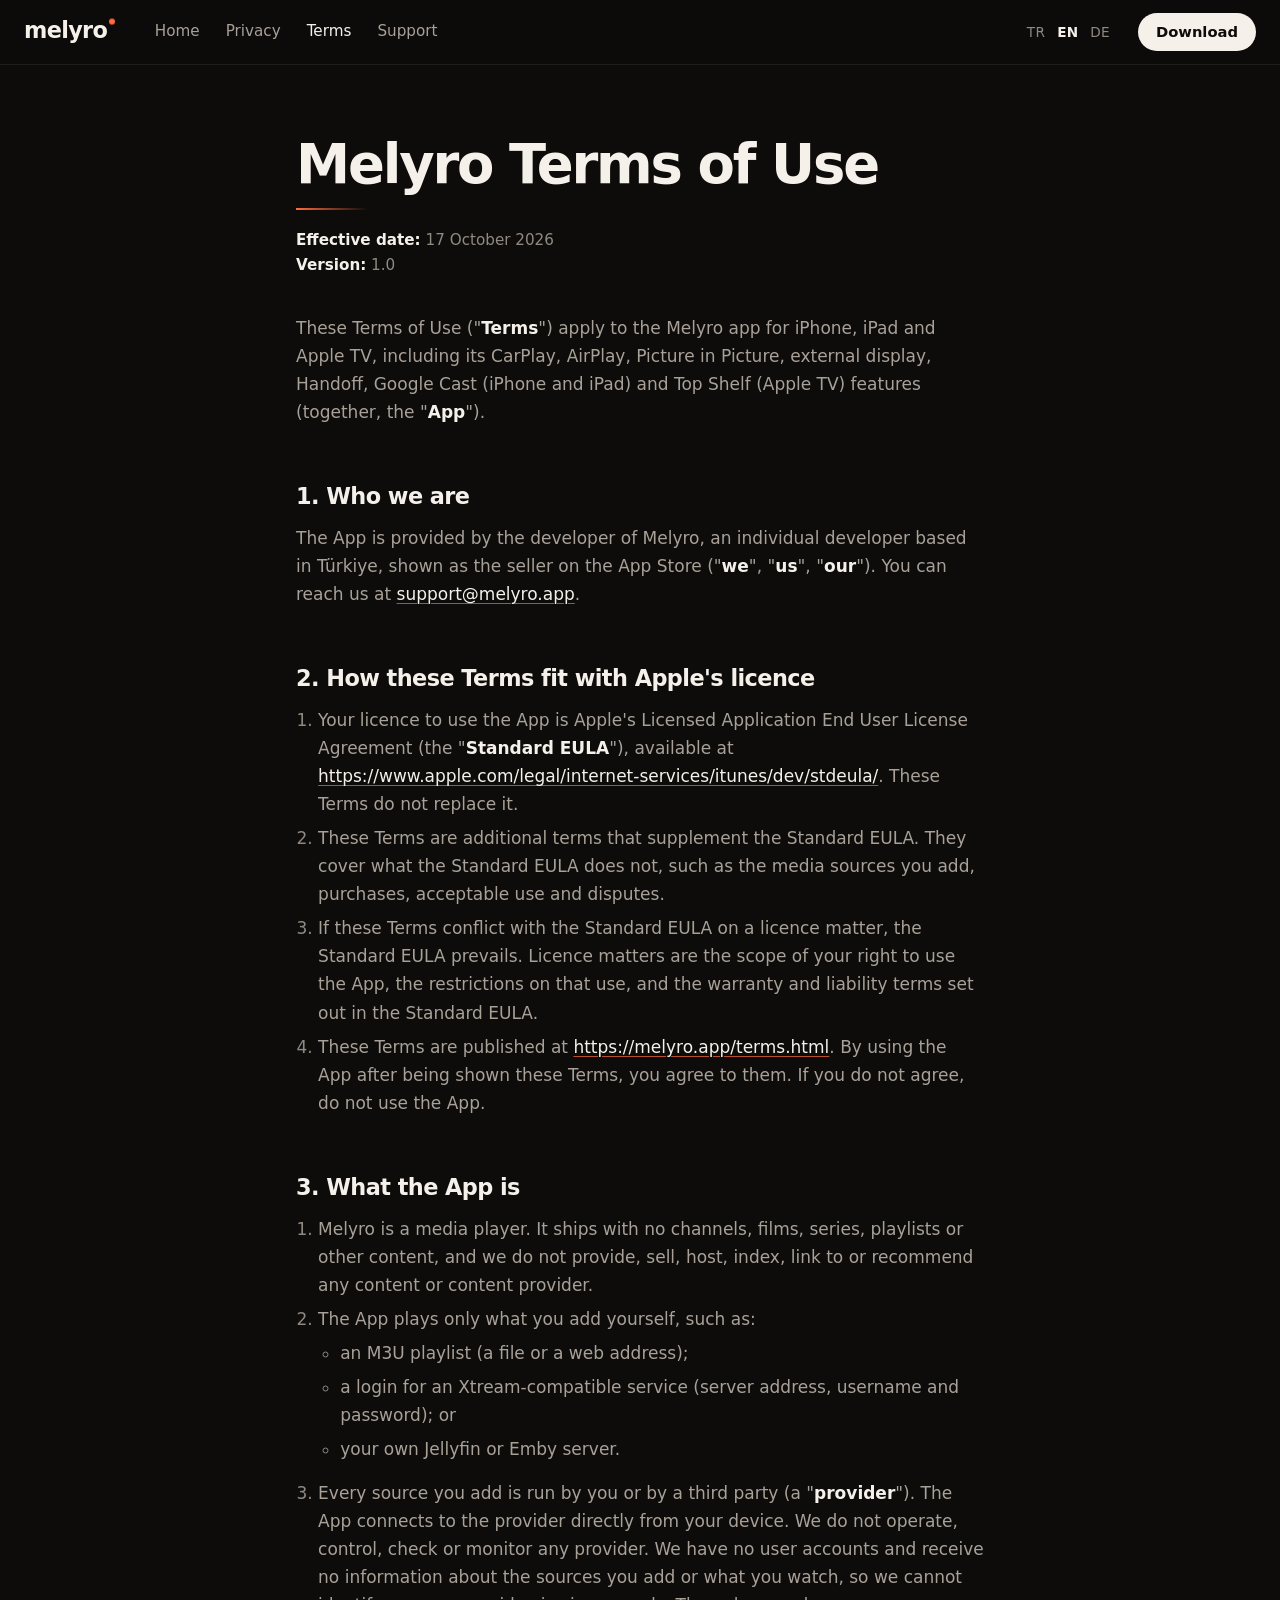
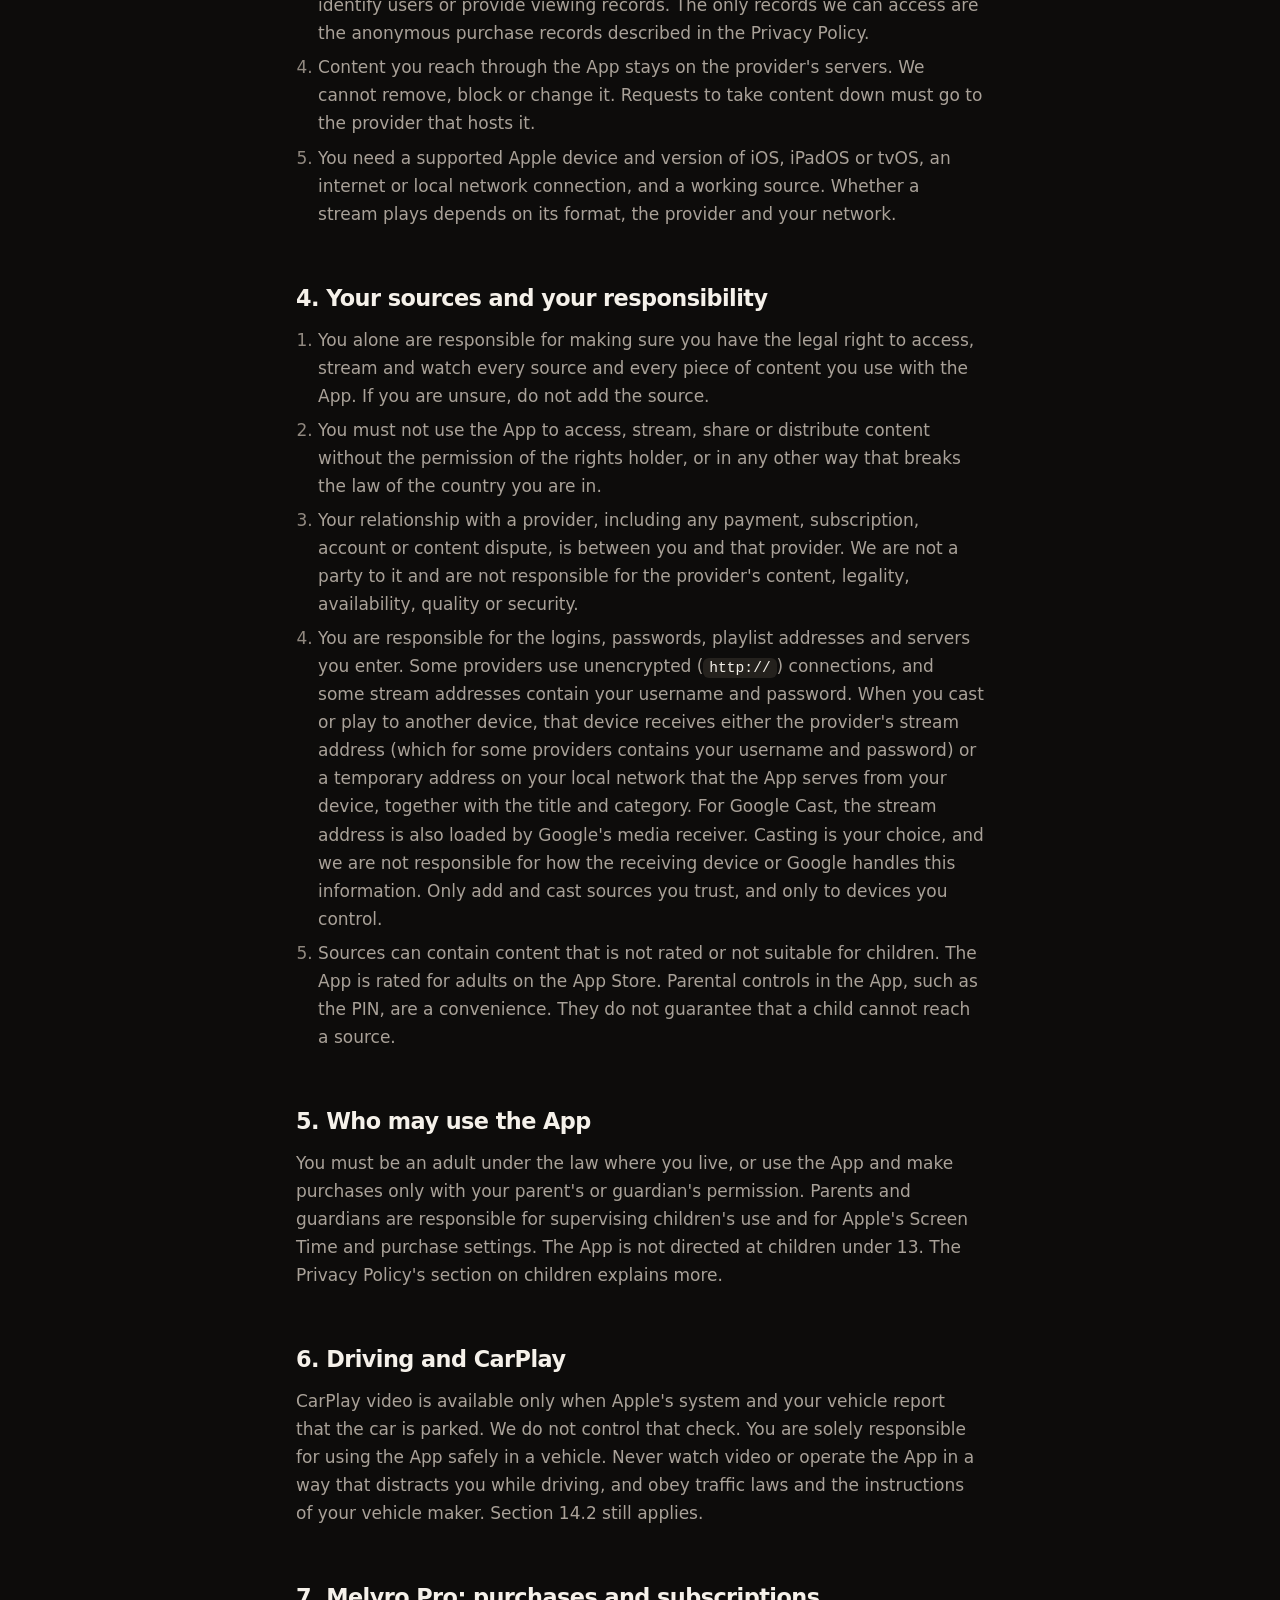
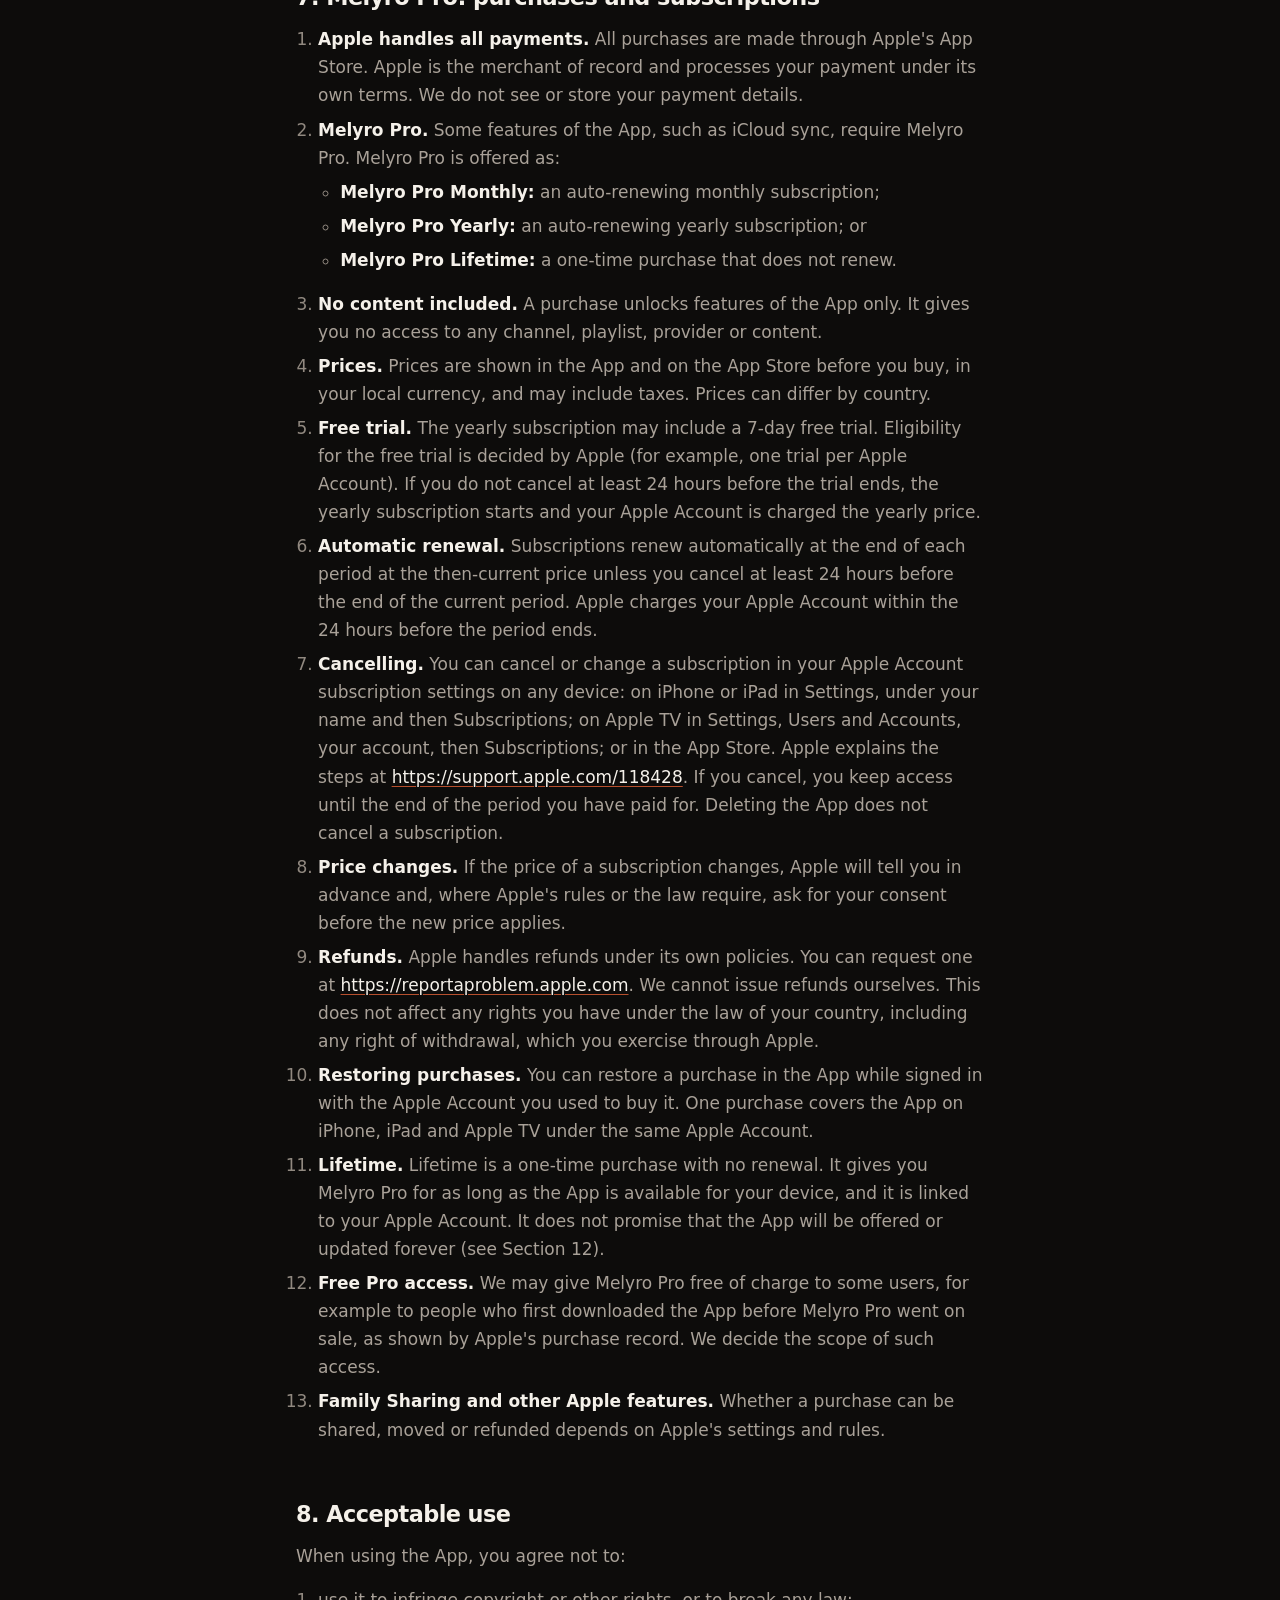
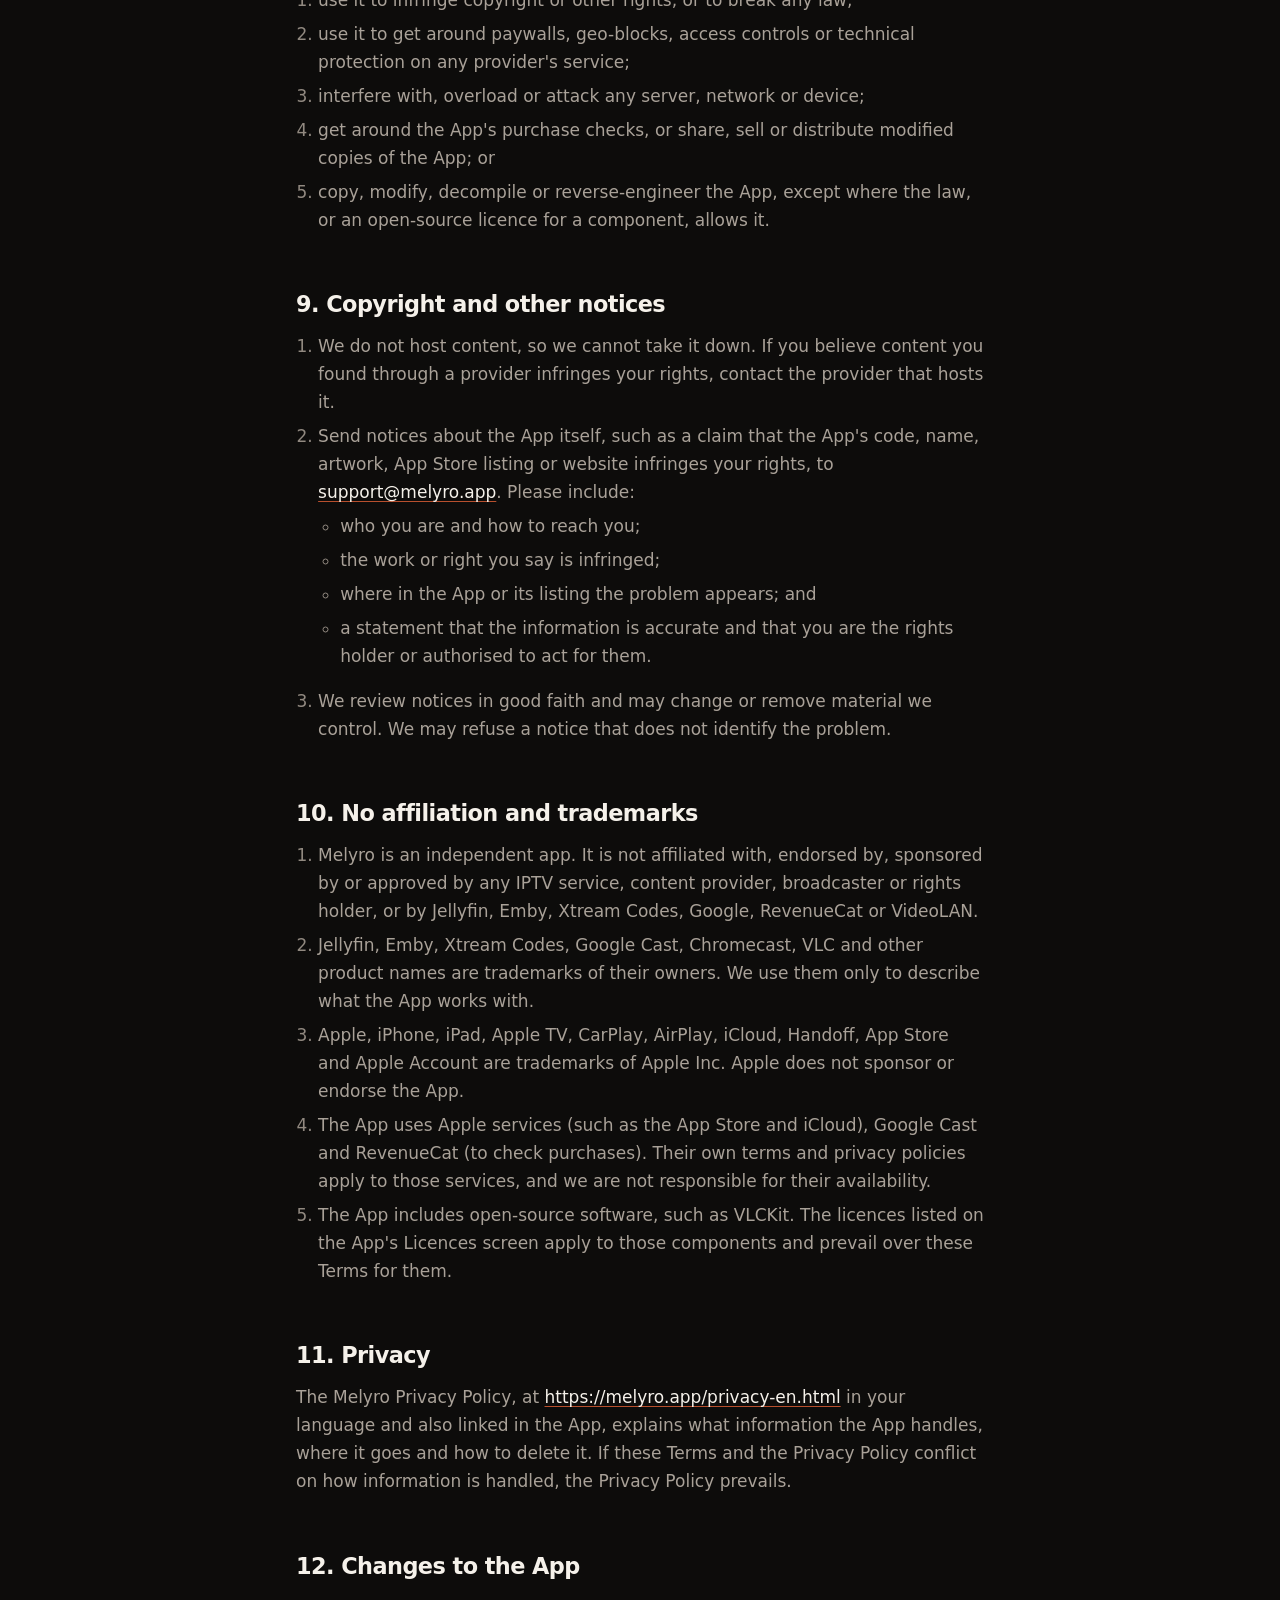
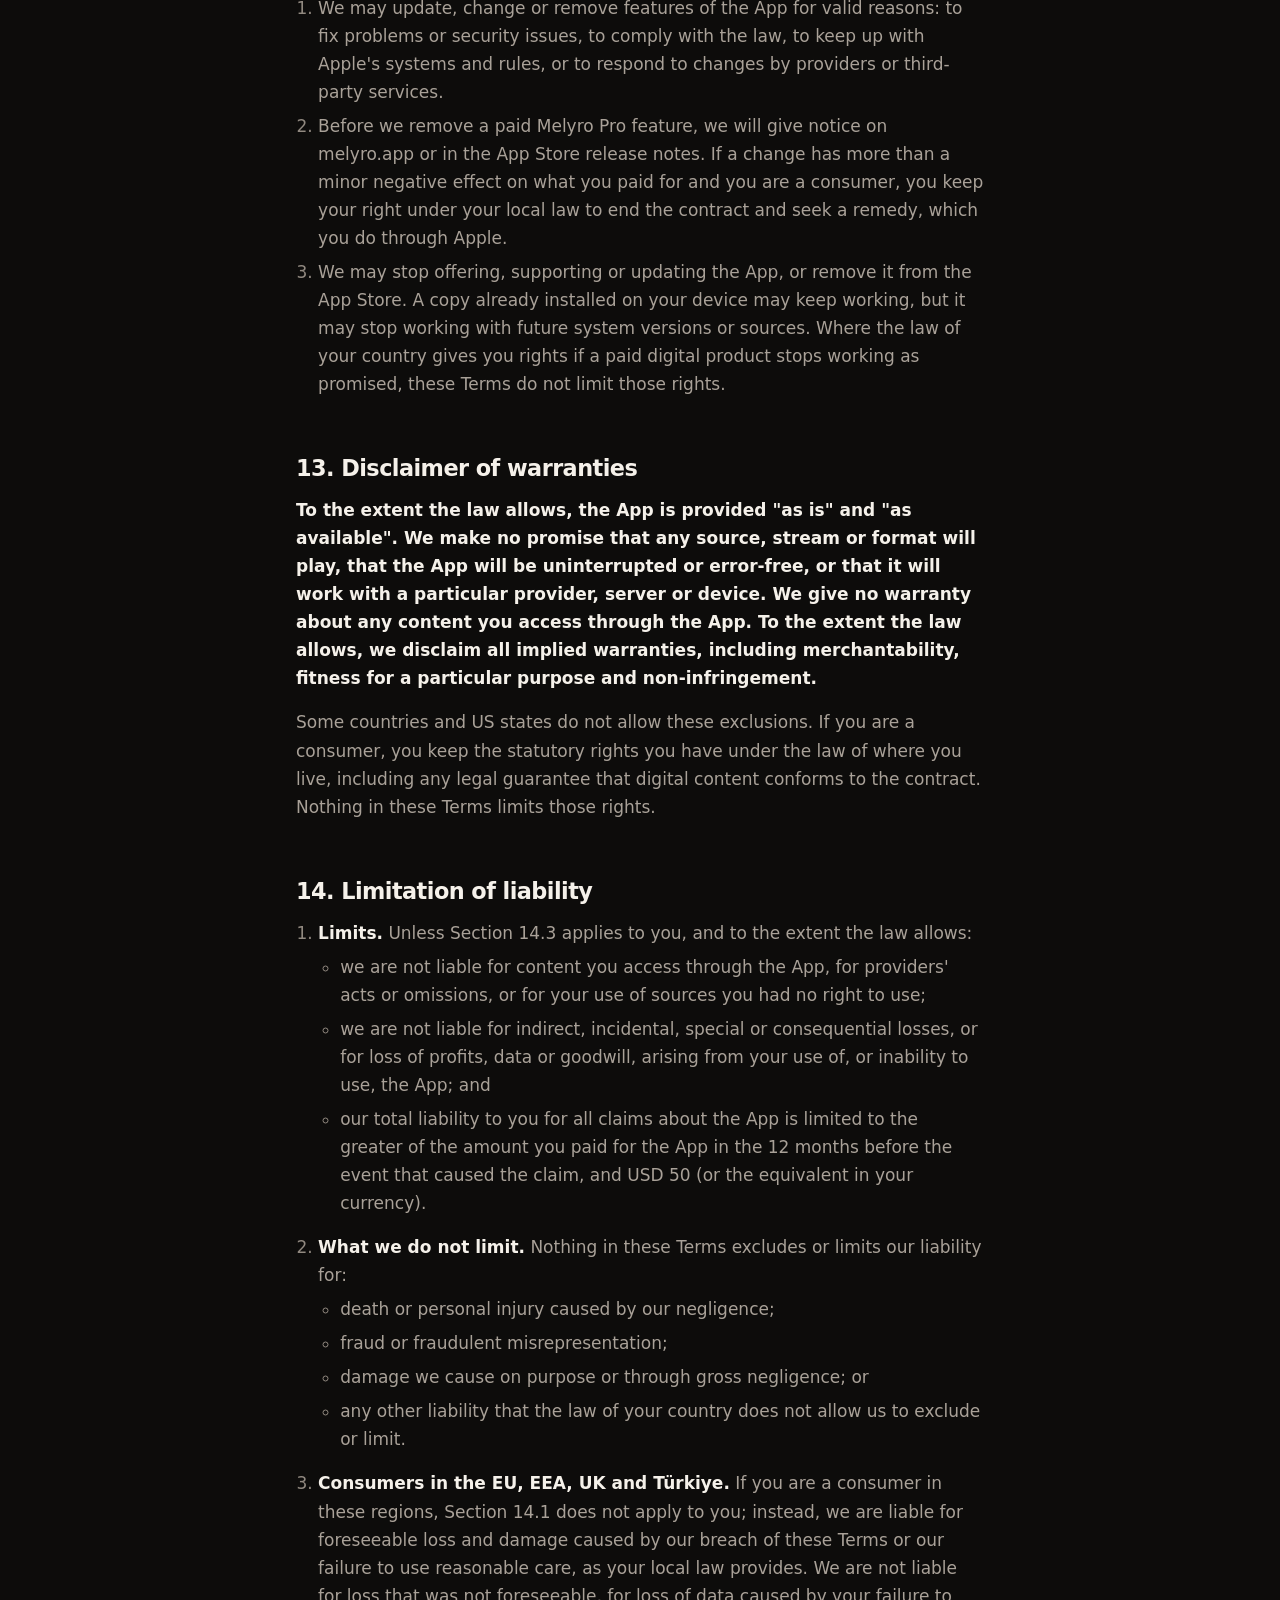
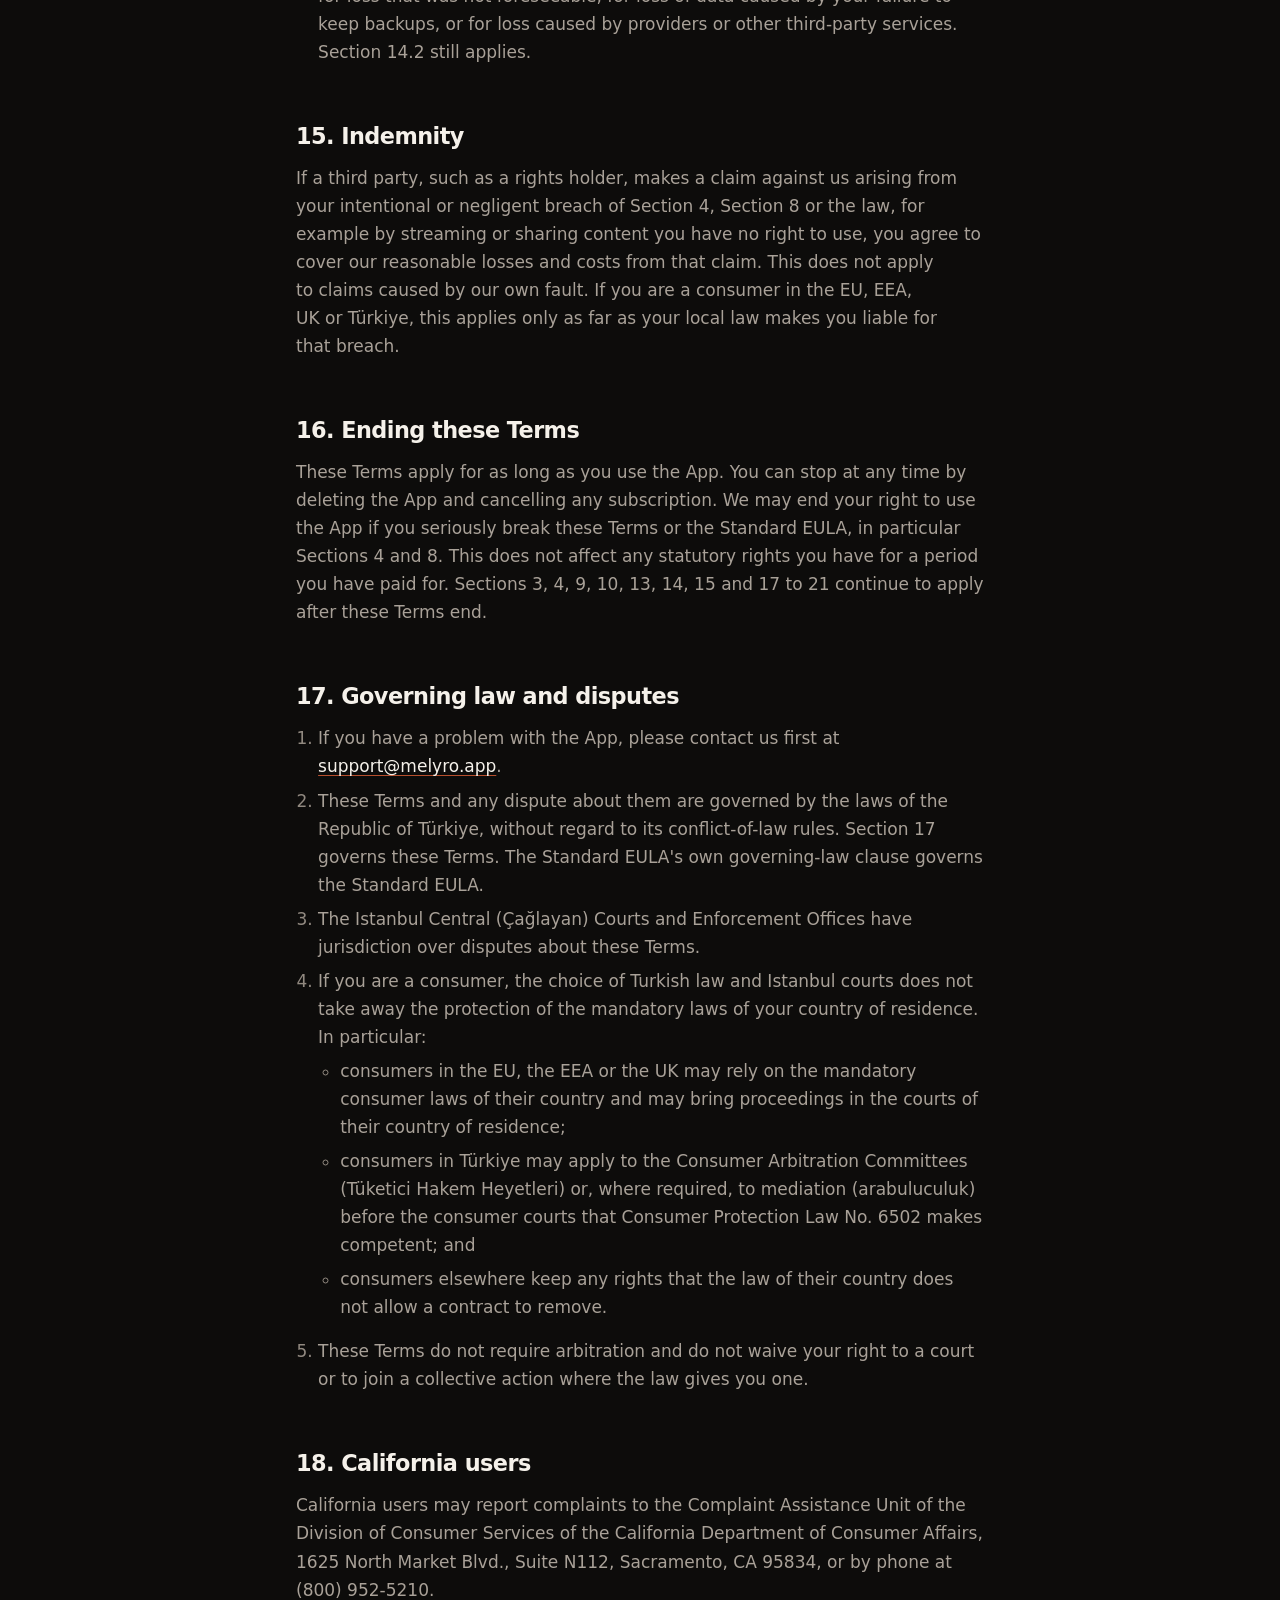
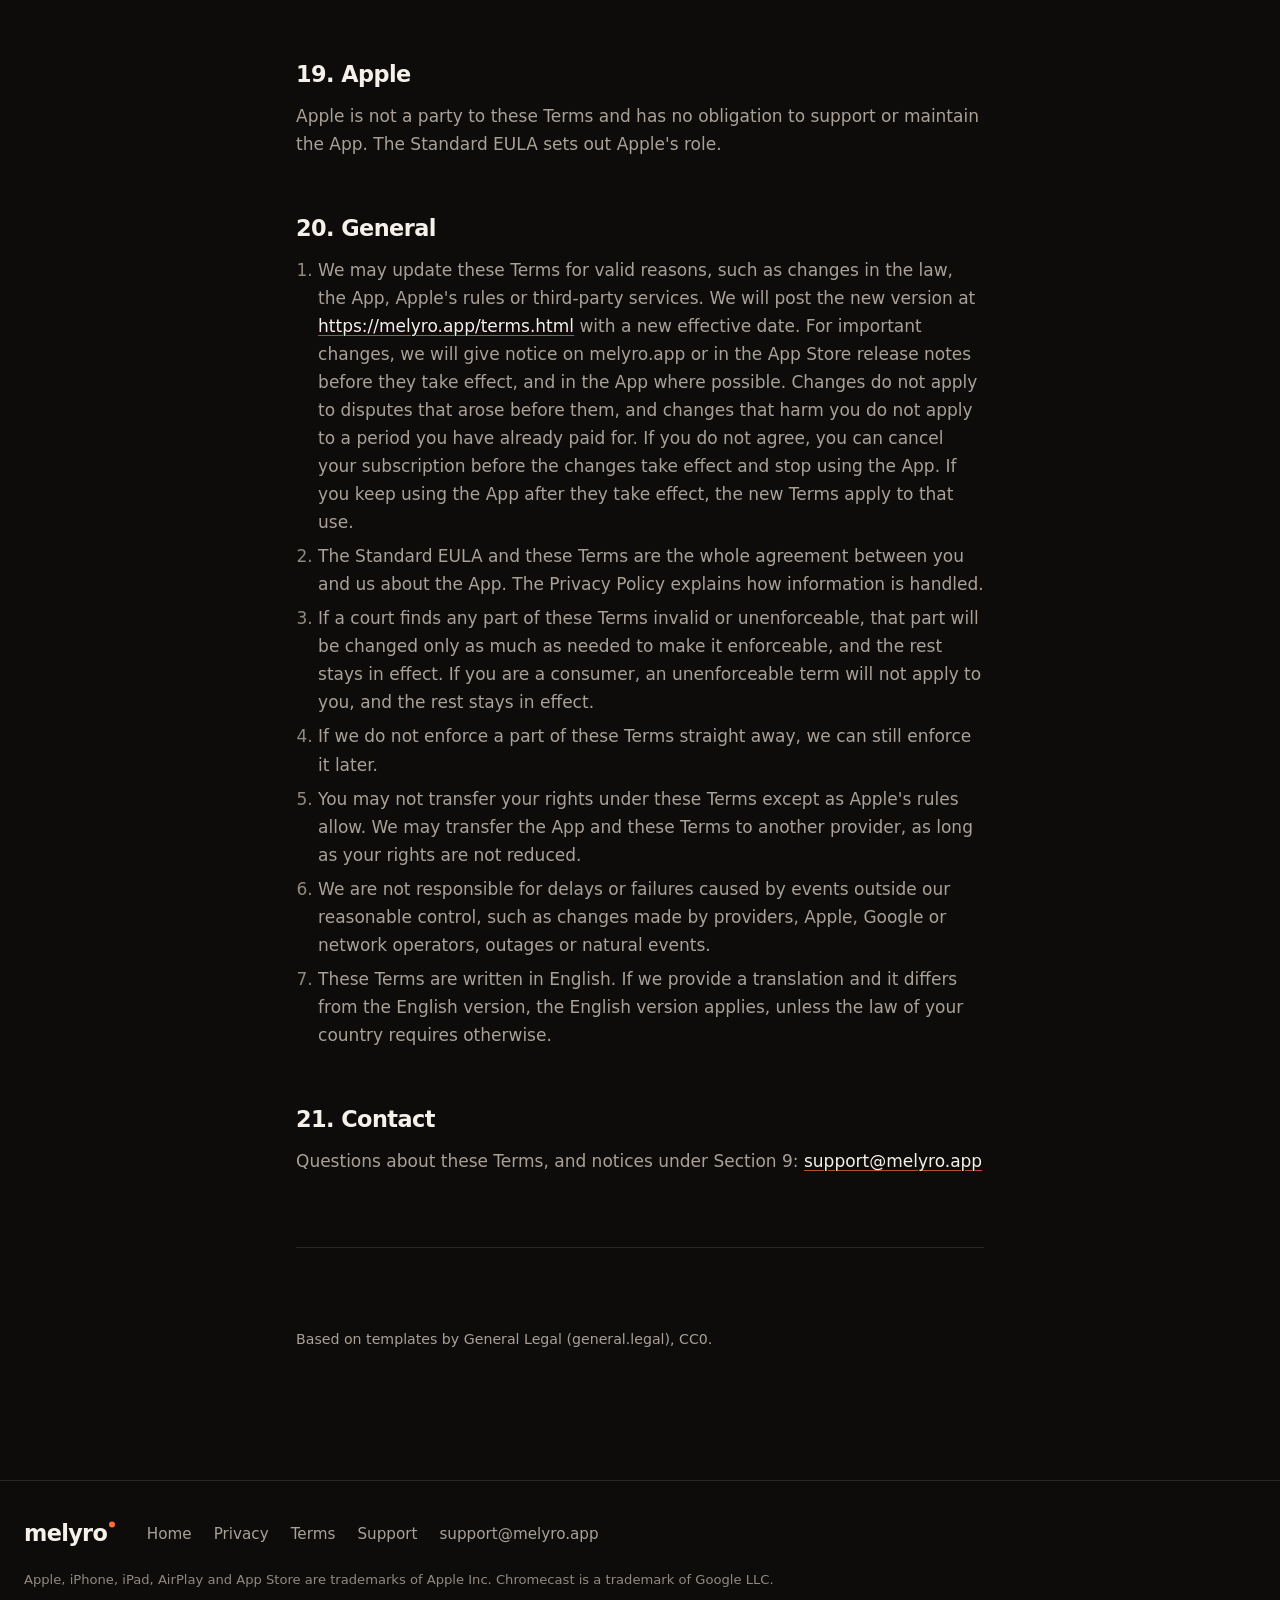
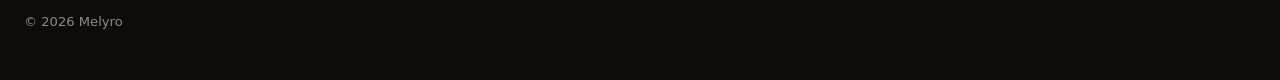
<file: terms-en.html>
<!doctype html>
<html lang="en">
<head>
<meta charset="utf-8">
<meta name="viewport" content="width=device-width, initial-scale=1, viewport-fit=cover">
<meta name="robots" content="index">
<title>Terms of Use — Melyro</title>
<meta name="theme-color" content="#0D0C0B">
<meta name="color-scheme" content="dark">
<link rel="icon" href="img/mark.svg" type="image/svg+xml">
<link rel="apple-touch-icon" href="img/apple-touch-icon.png">
<link rel="stylesheet" href="style.css">
<link rel="alternate" hreflang="tr" href="https://melyro.app/terms.html">
<link rel="alternate" hreflang="en" href="https://melyro.app/terms-en.html">
<link rel="alternate" hreflang="de" href="https://melyro.app/terms-de.html">
</head>
<body>
<header class="bar">
  <div class="bar-in">
    <a class="brand" href="index-en.html" aria-label="Melyro"><span class="wm">melyro<span class="lamp" aria-hidden="true"></span></span></a>
    <nav aria-label="Melyro"><a href="index-en.html">Home</a><a href="privacy-en.html">Privacy</a><a href="terms-en.html" aria-current="page">Terms</a><a href="support.html#en">Support</a></nav>
    <div class="langs" role="group" aria-label="Language"><a href="terms.html" hreflang="tr" lang="tr">TR</a><strong aria-current="page">EN</strong><a href="terms-de.html" hreflang="de" lang="de">DE</a></div>
    <a class="btn" href="https://apps.apple.com/app/id6812315758">Download</a>
  </div>
</header>
<main class="wrap">
<h1>Melyro Terms of Use</h1>

<p class="meta"><strong>Effective date:</strong> 17 October 2026<br>
<strong>Version:</strong> 1.0</p>

<p>These Terms of Use ("<strong>Terms</strong>") apply to the Melyro app for iPhone, iPad and Apple TV, including its CarPlay, AirPlay, Picture in Picture, external display, Handoff, Google Cast (iPhone and iPad) and Top Shelf (Apple TV) features (together, the "<strong>App</strong>").</p>

<h2 id="s1">1. Who we are</h2>

<p>The App is provided by the developer of Melyro, an individual developer based in Türkiye, shown as the seller on the App Store ("<strong>we</strong>", "<strong>us</strong>", "<strong>our</strong>"). You can reach us at <a href="mailto:support@melyro.app">support@melyro.app</a>.</p>

<h2 id="s2">2. How these Terms fit with Apple's licence</h2>

<ol>
<li>Your licence to use the App is Apple's Licensed Application End User License Agreement (the "<strong>Standard EULA</strong>"), available at <a href="https://www.apple.com/legal/internet-services/itunes/dev/stdeula/">https://www.apple.com/legal/internet-services/itunes/dev/stdeula/</a>. These Terms do not replace it.</li>
<li>These Terms are additional terms that supplement the Standard EULA. They cover what the Standard EULA does not, such as the media sources you add, purchases, acceptable use and disputes.</li>
<li>If these Terms conflict with the Standard EULA on a licence matter, the Standard EULA prevails. Licence matters are the scope of your right to use the App, the restrictions on that use, and the warranty and liability terms set out in the Standard EULA.</li>
<li>These Terms are published at <a href="https://melyro.app/terms.html">https://melyro.app/terms.html</a>. By using the App after being shown these Terms, you agree to them. If you do not agree, do not use the App.</li>
</ol>

<h2 id="s3">3. What the App is</h2>

<ol>
<li>Melyro is a media player. It ships with no channels, films, series, playlists or other content, and we do not provide, sell, host, index, link to or recommend any content or content provider.</li>
<li>The App plays only what you add yourself, such as:
<ul>
<li>an M3U playlist (a file or a web address);</li>
<li>a login for an Xtream-compatible service (server address, username and password); or</li>
<li>your own Jellyfin or Emby server.</li>
</ul></li>
<li>Every source you add is run by you or by a third party (a "<strong>provider</strong>"). The App connects to the provider directly from your device. We do not operate, control, check or monitor any provider. We have no user accounts and receive no information about the sources you add or what you watch, so we cannot identify users or provide viewing records. The only records we can access are the anonymous purchase records described in the Privacy Policy.</li>
<li>Content you reach through the App stays on the provider's servers. We cannot remove, block or change it. Requests to take content down must go to the provider that hosts it.</li>
<li>You need a supported Apple device and version of iOS, iPadOS or tvOS, an internet or local network connection, and a working source. Whether a stream plays depends on its format, the provider and your network.</li>
</ol>

<h2 id="s4">4. Your sources and your responsibility</h2>

<ol>
<li>You alone are responsible for making sure you have the legal right to access, stream and watch every source and every piece of content you use with the App. If you are unsure, do not add the source.</li>
<li>You must not use the App to access, stream, share or distribute content without the permission of the rights holder, or in any other way that breaks the law of the country you are in.</li>
<li>Your relationship with a provider, including any payment, subscription, account or content dispute, is between you and that provider. We are not a party to it and are not responsible for the provider's content, legality, availability, quality or security.</li>
<li>You are responsible for the logins, passwords, playlist addresses and servers you enter. Some providers use unencrypted (<code>http://</code>) connections, and some stream addresses contain your username and password. When you cast or play to another device, that device receives either the provider's stream address (which for some providers contains your username and password) or a temporary address on your local network that the App serves from your device, together with the title and category. For Google Cast, the stream address is also loaded by Google's media receiver. Casting is your choice, and we are not responsible for how the receiving device or Google handles this information. Only add and cast sources you trust, and only to devices you control.</li>
<li>Sources can contain content that is not rated or not suitable for children. The App is rated for adults on the App Store. Parental controls in the App, such as the PIN, are a convenience. They do not guarantee that a child cannot reach a source.</li>
</ol>

<h2 id="s5">5. Who may use the App</h2>

<p>You must be an adult under the law where you live, or use the App and make purchases only with your parent's or guardian's permission. Parents and guardians are responsible for supervising children's use and for Apple's Screen Time and purchase settings. The App is not directed at children under 13. The Privacy Policy's section on children explains more.</p>

<h2 id="s6">6. Driving and CarPlay</h2>

<p>CarPlay video is available only when Apple's system and your vehicle report that the car is parked. We do not control that check. You are solely responsible for using the App safely in a vehicle. Never watch video or operate the App in a way that distracts you while driving, and obey traffic laws and the instructions of your vehicle maker. Section 14.2 still applies.</p>

<h2 id="s7">7. Melyro Pro: purchases and subscriptions</h2>

<ol>
<li><strong>Apple handles all payments.</strong> All purchases are made through Apple's App Store. Apple is the merchant of record and processes your payment under its own terms. We do not see or store your payment details.</li>
<li><strong>Melyro Pro.</strong> Some features of the App, such as iCloud sync, require Melyro Pro. Melyro Pro is offered as:
<ul>
<li><strong>Melyro Pro Monthly:</strong> an auto-renewing monthly subscription;</li>
<li><strong>Melyro Pro Yearly:</strong> an auto-renewing yearly subscription; or</li>
<li><strong>Melyro Pro Lifetime:</strong> a one-time purchase that does not renew.</li>
</ul></li>
<li><strong>No content included.</strong> A purchase unlocks features of the App only. It gives you no access to any channel, playlist, provider or content.</li>
<li><strong>Prices.</strong> Prices are shown in the App and on the App Store before you buy, in your local currency, and may include taxes. Prices can differ by country.</li>
<li><strong>Free trial.</strong> The yearly subscription may include a 7-day free trial. Eligibility for the free trial is decided by Apple (for example, one trial per Apple Account). If you do not cancel at least 24 hours before the trial ends, the yearly subscription starts and your Apple Account is charged the yearly price.</li>
<li><strong>Automatic renewal.</strong> Subscriptions renew automatically at the end of each period at the then-current price unless you cancel at least 24 hours before the end of the current period. Apple charges your Apple Account within the 24 hours before the period ends.</li>
<li><strong>Cancelling.</strong> You can cancel or change a subscription in your Apple Account subscription settings on any device: on iPhone or iPad in Settings, under your name and then Subscriptions; on Apple TV in Settings, Users and Accounts, your account, then Subscriptions; or in the App Store. Apple explains the steps at <a href="https://support.apple.com/118428">https://support.apple.com/118428</a>. If you cancel, you keep access until the end of the period you have paid for. Deleting the App does not cancel a subscription.</li>
<li><strong>Price changes.</strong> If the price of a subscription changes, Apple will tell you in advance and, where Apple's rules or the law require, ask for your consent before the new price applies.</li>
<li><strong>Refunds.</strong> Apple handles refunds under its own policies. You can request one at <a href="https://reportaproblem.apple.com">https://reportaproblem.apple.com</a>. We cannot issue refunds ourselves. This does not affect any rights you have under the law of your country, including any right of withdrawal, which you exercise through Apple.</li>
<li><strong>Restoring purchases.</strong> You can restore a purchase in the App while signed in with the Apple Account you used to buy it. One purchase covers the App on iPhone, iPad and Apple TV under the same Apple Account.</li>
<li><strong>Lifetime.</strong> Lifetime is a one-time purchase with no renewal. It gives you Melyro Pro for as long as the App is available for your device, and it is linked to your Apple Account. It does not promise that the App will be offered or updated forever (see Section 12).</li>
<li><strong>Free Pro access.</strong> We may give Melyro Pro free of charge to some users, for example to people who first downloaded the App before Melyro Pro went on sale, as shown by Apple's purchase record. We decide the scope of such access.</li>
<li><strong>Family Sharing and other Apple features.</strong> Whether a purchase can be shared, moved or refunded depends on Apple's settings and rules.</li>
</ol>

<h2 id="s8">8. Acceptable use</h2>

<p>When using the App, you agree not to:</p>

<ol>
<li>use it to infringe copyright or other rights, or to break any law;</li>
<li>use it to get around paywalls, geo-blocks, access controls or technical protection on any provider's service;</li>
<li>interfere with, overload or attack any server, network or device;</li>
<li>get around the App's purchase checks, or share, sell or distribute modified copies of the App; or</li>
<li>copy, modify, decompile or reverse-engineer the App, except where the law, or an open-source licence for a component, allows it.</li>
</ol>

<h2 id="s9">9. Copyright and other notices</h2>

<ol>
<li>We do not host content, so we cannot take it down. If you believe content you found through a provider infringes your rights, contact the provider that hosts it.</li>
<li>Send notices about the App itself, such as a claim that the App's code, name, artwork, App Store listing or website infringes your rights, to <a href="mailto:support@melyro.app">support@melyro.app</a>. Please include:
<ul>
<li>who you are and how to reach you;</li>
<li>the work or right you say is infringed;</li>
<li>where in the App or its listing the problem appears; and</li>
<li>a statement that the information is accurate and that you are the rights holder or authorised to act for them.</li>
</ul></li>
<li>We review notices in good faith and may change or remove material we control. We may refuse a notice that does not identify the problem.</li>
</ol>

<h2 id="s10">10. No affiliation and trademarks</h2>

<ol>
<li>Melyro is an independent app. It is not affiliated with, endorsed by, sponsored by or approved by any IPTV service, content provider, broadcaster or rights holder, or by Jellyfin, Emby, Xtream Codes, Google, RevenueCat or VideoLAN.</li>
<li>Jellyfin, Emby, Xtream Codes, Google Cast, Chromecast, VLC and other product names are trademarks of their owners. We use them only to describe what the App works with.</li>
<li>Apple, iPhone, iPad, Apple TV, CarPlay, AirPlay, iCloud, Handoff, App Store and Apple Account are trademarks of Apple Inc. Apple does not sponsor or endorse the App.</li>
<li>The App uses Apple services (such as the App Store and iCloud), Google Cast and RevenueCat (to check purchases). Their own terms and privacy policies apply to those services, and we are not responsible for their availability.</li>
<li>The App includes open-source software, such as VLCKit. The licences listed on the App's Licences screen apply to those components and prevail over these Terms for them.</li>
</ol>

<h2 id="s11">11. Privacy</h2>

<p>The Melyro Privacy Policy, at <a href="https://melyro.app/privacy-en.html">https://melyro.app/privacy-en.html</a> in your language and also linked in the App, explains what information the App handles, where it goes and how to delete it. If these Terms and the Privacy Policy conflict on how information is handled, the Privacy Policy prevails.</p>

<h2 id="s12">12. Changes to the App</h2>

<ol>
<li>We may update, change or remove features of the App for valid reasons: to fix problems or security issues, to comply with the law, to keep up with Apple's systems and rules, or to respond to changes by providers or third-party services.</li>
<li>Before we remove a paid Melyro Pro feature, we will give notice on melyro.app or in the App Store release notes. If a change has more than a minor negative effect on what you paid for and you are a consumer, you keep your right under your local law to end the contract and seek a remedy, which you do through Apple.</li>
<li>We may stop offering, supporting or updating the App, or remove it from the App Store. A copy already installed on your device may keep working, but it may stop working with future system versions or sources. Where the law of your country gives you rights if a paid digital product stops working as promised, these Terms do not limit those rights.</li>
</ol>

<h2 id="s13">13. Disclaimer of warranties</h2>

<p><strong>To the extent the law allows, the App is provided "as is" and "as available". We make no promise that any source, stream or format will play, that the App will be uninterrupted or error-free, or that it will work with a particular provider, server or device. We give no warranty about any content you access through the App. To the extent the law allows, we disclaim all implied warranties, including merchantability, fitness for a particular purpose and non-infringement.</strong></p>

<p>Some countries and US states do not allow these exclusions. If you are a consumer, you keep the statutory rights you have under the law of where you live, including any legal guarantee that digital content conforms to the contract. Nothing in these Terms limits those rights.</p>

<h2 id="s14">14. Limitation of liability</h2>

<ol>
<li><strong>Limits.</strong> Unless Section 14.3 applies to you, and to the extent the law allows:
<ul>
<li>we are not liable for content you access through the App, for providers' acts or omissions, or for your use of sources you had no right to use;</li>
<li>we are not liable for indirect, incidental, special or consequential losses, or for loss of profits, data or goodwill, arising from your use of, or inability to use, the App; and</li>
<li>our total liability to you for all claims about the App is limited to the greater of the amount you paid for the App in the 12 months before the event that caused the claim, and USD 50 (or the equivalent in your currency).</li>
</ul></li>
<li><strong>What we do not limit.</strong> Nothing in these Terms excludes or limits our liability for:
<ul>
<li>death or personal injury caused by our negligence;</li>
<li>fraud or fraudulent misrepresentation;</li>
<li>damage we cause on purpose or through gross negligence; or</li>
<li>any other liability that the law of your country does not allow us to exclude or limit.</li>
</ul></li>
<li><strong>Consumers in the EU, EEA, UK and Türkiye.</strong> If you are a consumer in these regions, Section 14.1 does not apply to you; instead, we are liable for foreseeable loss and damage caused by our breach of these Terms or our failure to use reasonable care, as your local law provides. We are not liable for loss that was not foreseeable, for loss of data caused by your failure to keep backups, or for loss caused by providers or other third-party services. Section 14.2 still applies.</li>
</ol>

<h2 id="s15">15. Indemnity</h2>

<p>If a third party, such as a rights holder, makes a claim against us arising from your intentional or negligent breach of Section 4, Section 8 or the law, for example by streaming or sharing content you have no right to use, you agree to cover our reasonable losses and costs from that claim. This does not apply to claims caused by our own fault. If you are a consumer in the EU, EEA, UK or Türkiye, this applies only as far as your local law makes you liable for that breach.</p>

<h2 id="s16">16. Ending these Terms</h2>

<p>These Terms apply for as long as you use the App. You can stop at any time by deleting the App and cancelling any subscription. We may end your right to use the App if you seriously break these Terms or the Standard EULA, in particular Sections 4 and 8. This does not affect any statutory rights you have for a period you have paid for. Sections 3, 4, 9, 10, 13, 14, 15 and 17 to 21 continue to apply after these Terms end.</p>

<h2 id="s17">17. Governing law and disputes</h2>

<ol>
<li>If you have a problem with the App, please contact us first at <a href="mailto:support@melyro.app">support@melyro.app</a>.</li>
<li>These Terms and any dispute about them are governed by the laws of the Republic of Türkiye, without regard to its conflict-of-law rules. Section 17 governs these Terms. The Standard EULA's own governing-law clause governs the Standard EULA.</li>
<li>The Istanbul Central (Çağlayan) Courts and Enforcement Offices have jurisdiction over disputes about these Terms.</li>
<li>If you are a consumer, the choice of Turkish law and Istanbul courts does not take away the protection of the mandatory laws of your country of residence. In particular:
<ul>
<li>consumers in the EU, the EEA or the UK may rely on the mandatory consumer laws of their country and may bring proceedings in the courts of their country of residence;</li>
<li>consumers in Türkiye may apply to the Consumer Arbitration Committees (Tüketici Hakem Heyetleri) or, where required, to mediation (arabuluculuk) before the consumer courts that Consumer Protection Law No. 6502 makes competent; and</li>
<li>consumers elsewhere keep any rights that the law of their country does not allow a contract to remove.</li>
</ul></li>
<li>These Terms do not require arbitration and do not waive your right to a court or to join a collective action where the law gives you one.</li>
</ol>

<h2 id="s18">18. California users</h2>

<p>California users may report complaints to the Complaint Assistance Unit of the Division of Consumer Services of the California Department of Consumer Affairs, 1625 North Market Blvd., Suite N112, Sacramento, CA 95834, or by phone at (800) 952-5210.</p>

<h2 id="s19">19. Apple</h2>

<p>Apple is not a party to these Terms and has no obligation to support or maintain the App. The Standard EULA sets out Apple's role.</p>

<h2 id="s20">20. General</h2>

<ol>
<li>We may update these Terms for valid reasons, such as changes in the law, the App, Apple's rules or third-party services. We will post the new version at <a href="https://melyro.app/terms.html">https://melyro.app/terms.html</a> with a new effective date. For important changes, we will give notice on melyro.app or in the App Store release notes before they take effect, and in the App where possible. Changes do not apply to disputes that arose before them, and changes that harm you do not apply to a period you have already paid for. If you do not agree, you can cancel your subscription before the changes take effect and stop using the App. If you keep using the App after they take effect, the new Terms apply to that use.</li>
<li>The Standard EULA and these Terms are the whole agreement between you and us about the App. The Privacy Policy explains how information is handled.</li>
<li>If a court finds any part of these Terms invalid or unenforceable, that part will be changed only as much as needed to make it enforceable, and the rest stays in effect. If you are a consumer, an unenforceable term will not apply to you, and the rest stays in effect.</li>
<li>If we do not enforce a part of these Terms straight away, we can still enforce it later.</li>
<li>You may not transfer your rights under these Terms except as Apple's rules allow. We may transfer the App and these Terms to another provider, as long as your rights are not reduced.</li>
<li>We are not responsible for delays or failures caused by events outside our reasonable control, such as changes made by providers, Apple, Google or network operators, outages or natural events.</li>
<li>These Terms are written in English. If we provide a translation and it differs from the English version, the English version applies, unless the law of your country requires otherwise.</li>
</ol>

<h2 id="s21">21. Contact</h2>

<p>Questions about these Terms, and notices under Section 9: <a href="mailto:support@melyro.app">support@melyro.app</a></p>

<hr>

<p><sub>Based on templates by General Legal (general.legal), CC0.</sub></p>
</main>
<footer class="foot">
  <div class="foot-in">
    <a class="brand" href="index-en.html" aria-label="Melyro"><span class="wm">melyro<span class="lamp" aria-hidden="true"></span></span></a>
    <nav aria-label="Melyro"><a href="index-en.html">Home</a><a href="privacy-en.html">Privacy</a><a href="terms-en.html">Terms</a><a href="support.html#en">Support</a><a href="mailto:support@melyro.app">support@melyro.app</a></nav>
  </div>
  <p class="tm">Apple, iPhone, iPad, AirPlay and App Store are trademarks of Apple Inc. Chromecast is a trademark of Google LLC.</p>
  <p class="tm">© 2026 Melyro</p>
</footer>
</body>
</html>
</file>
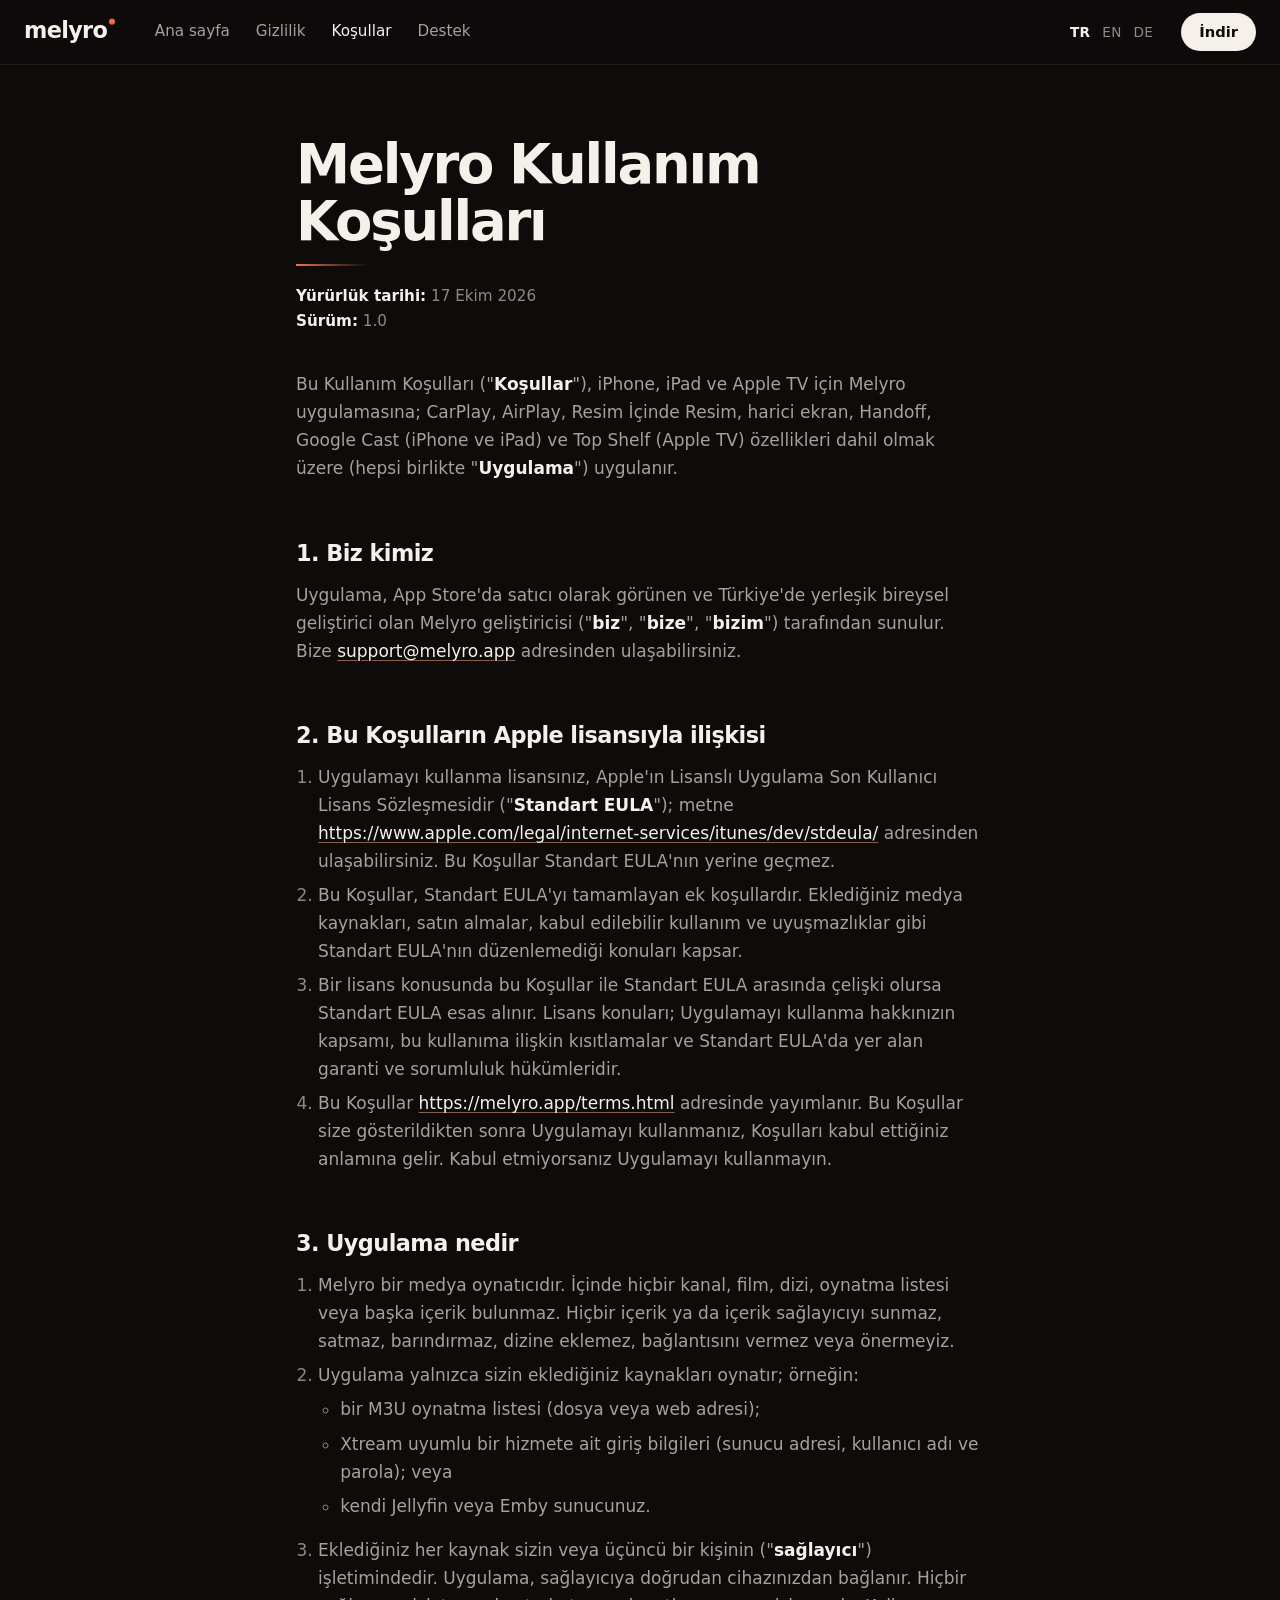
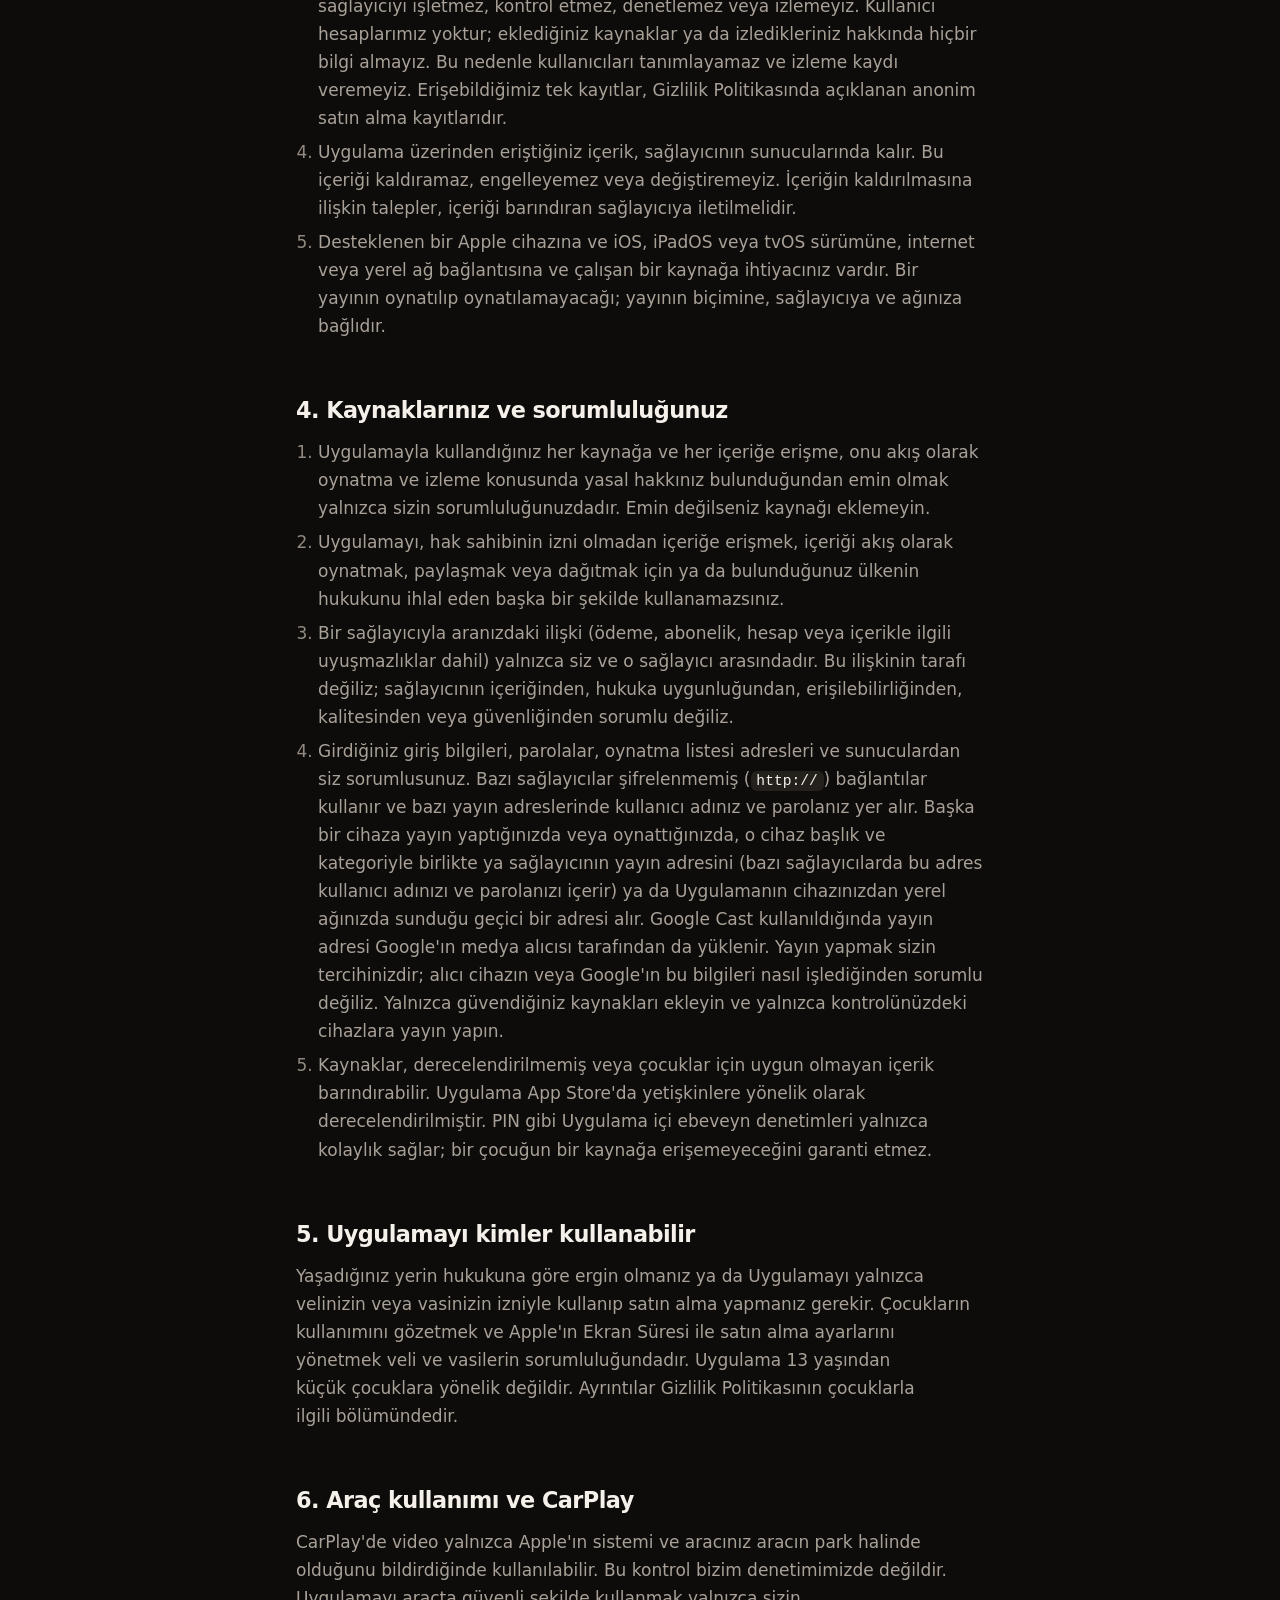
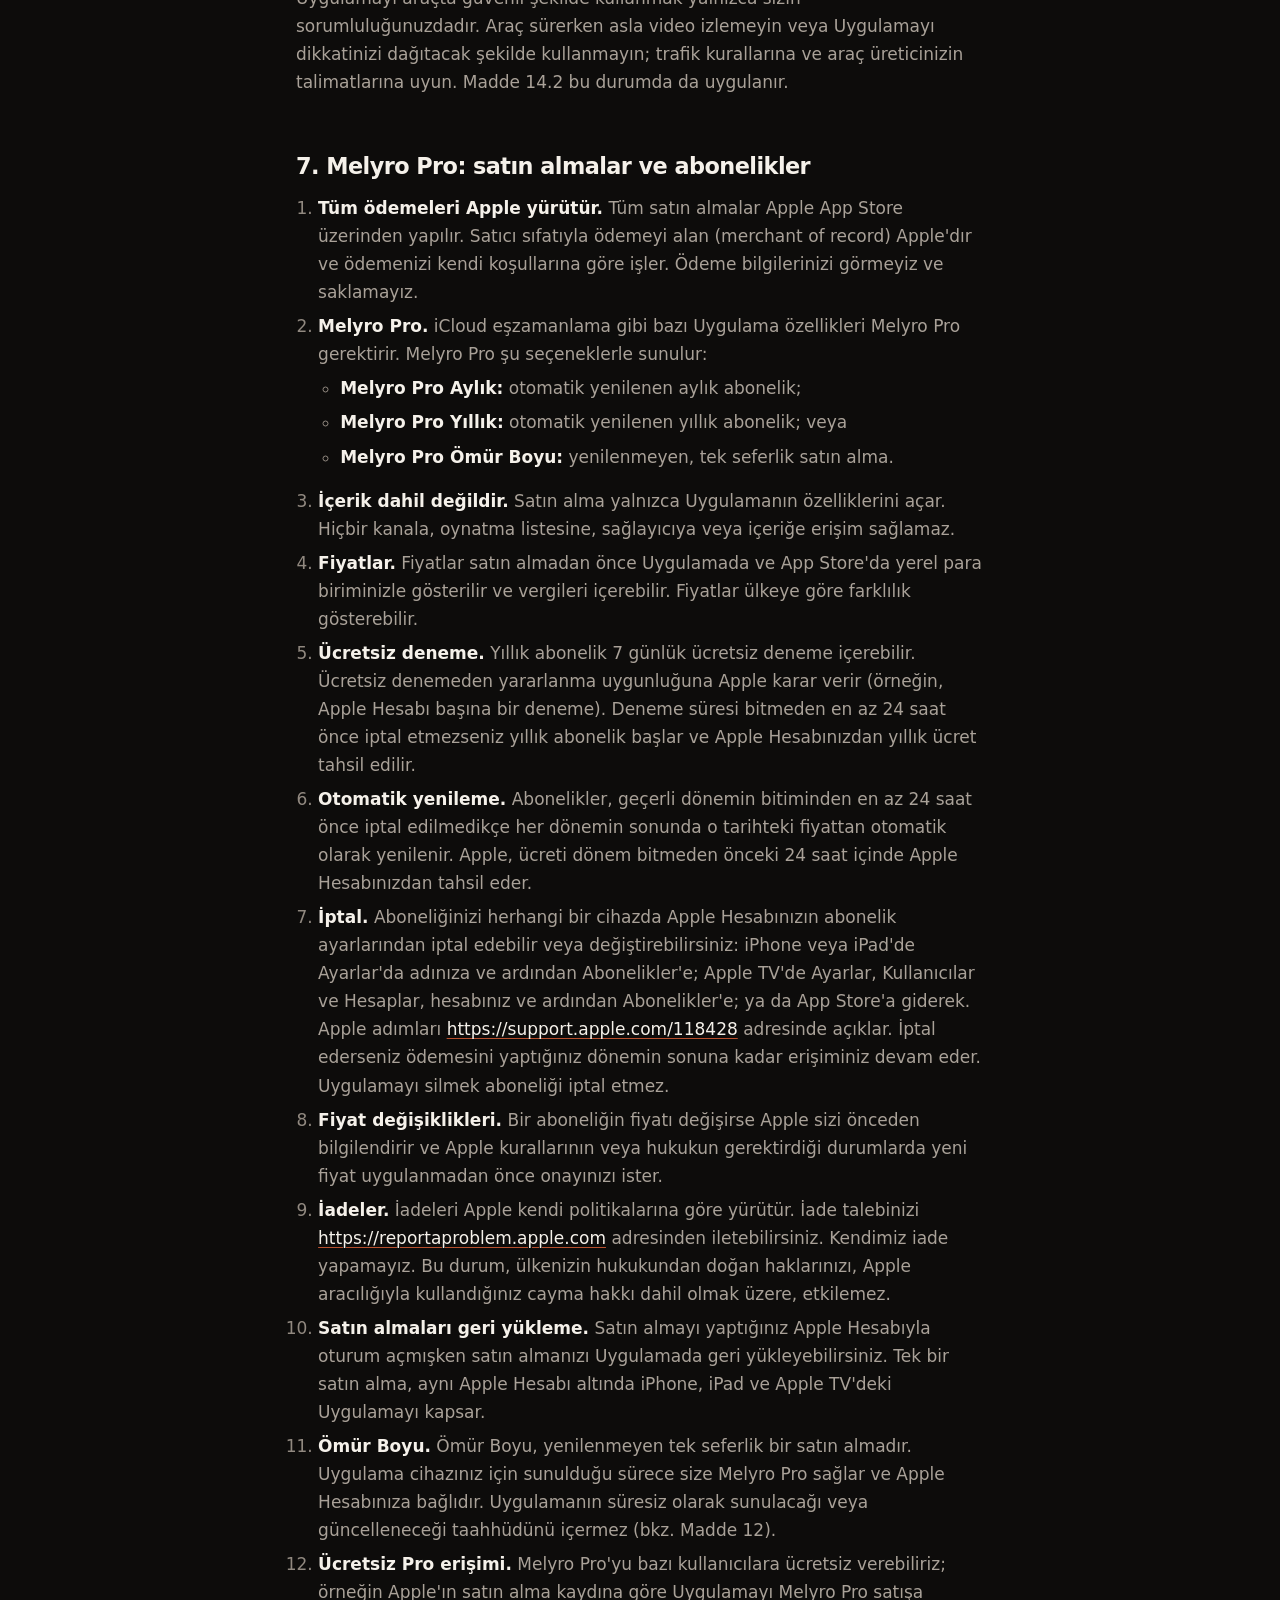
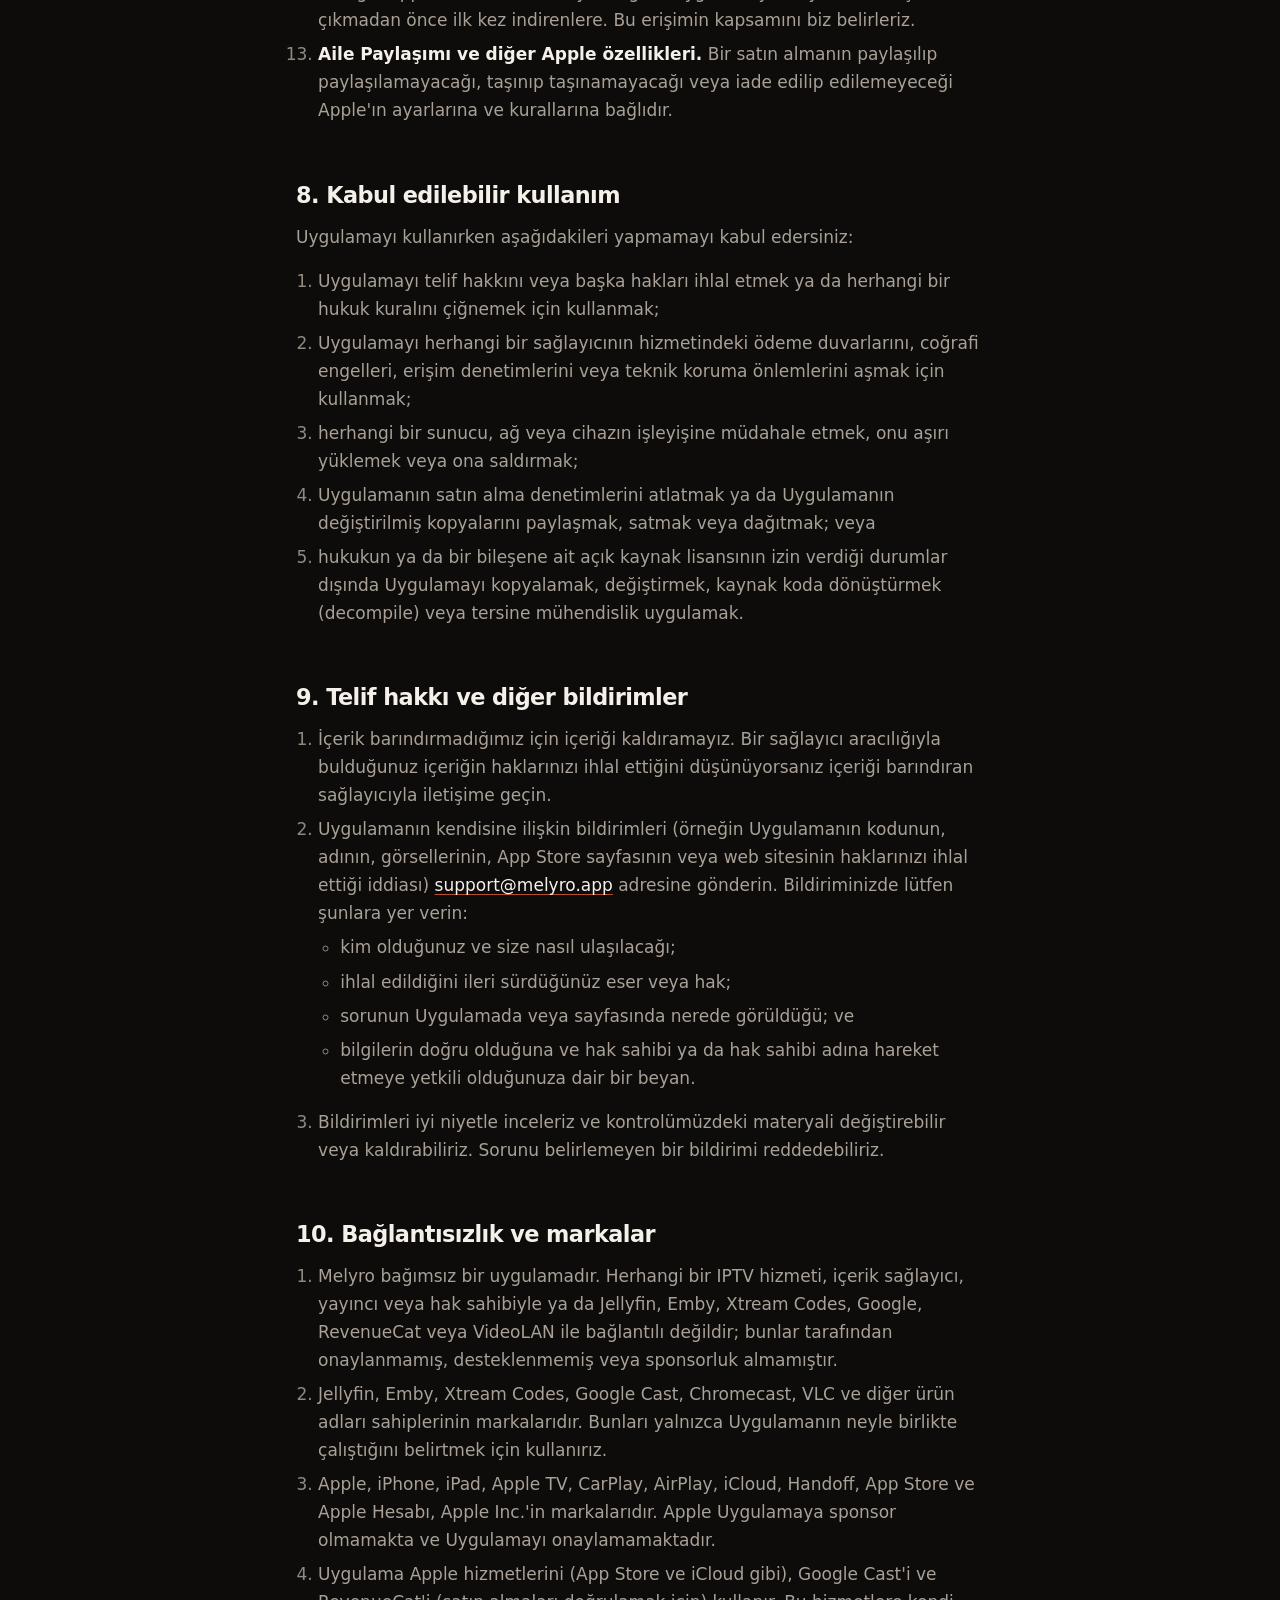
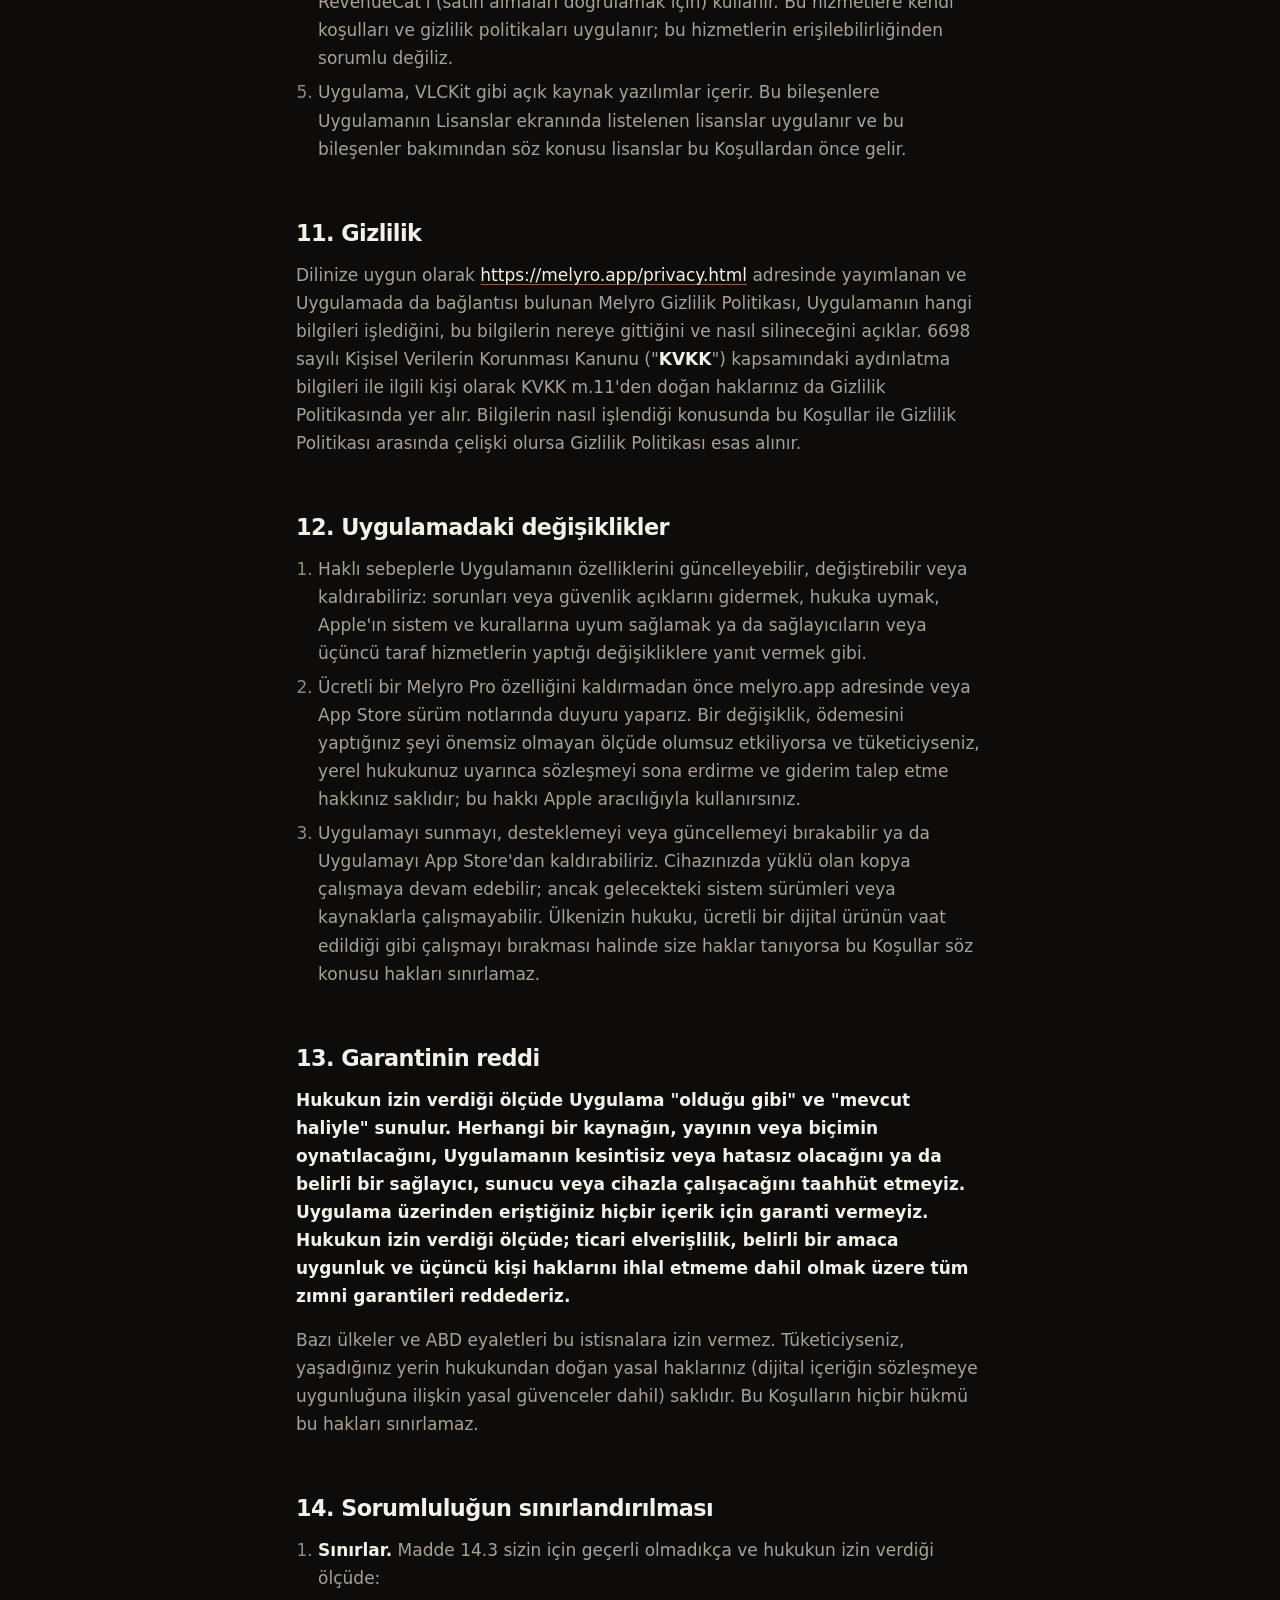
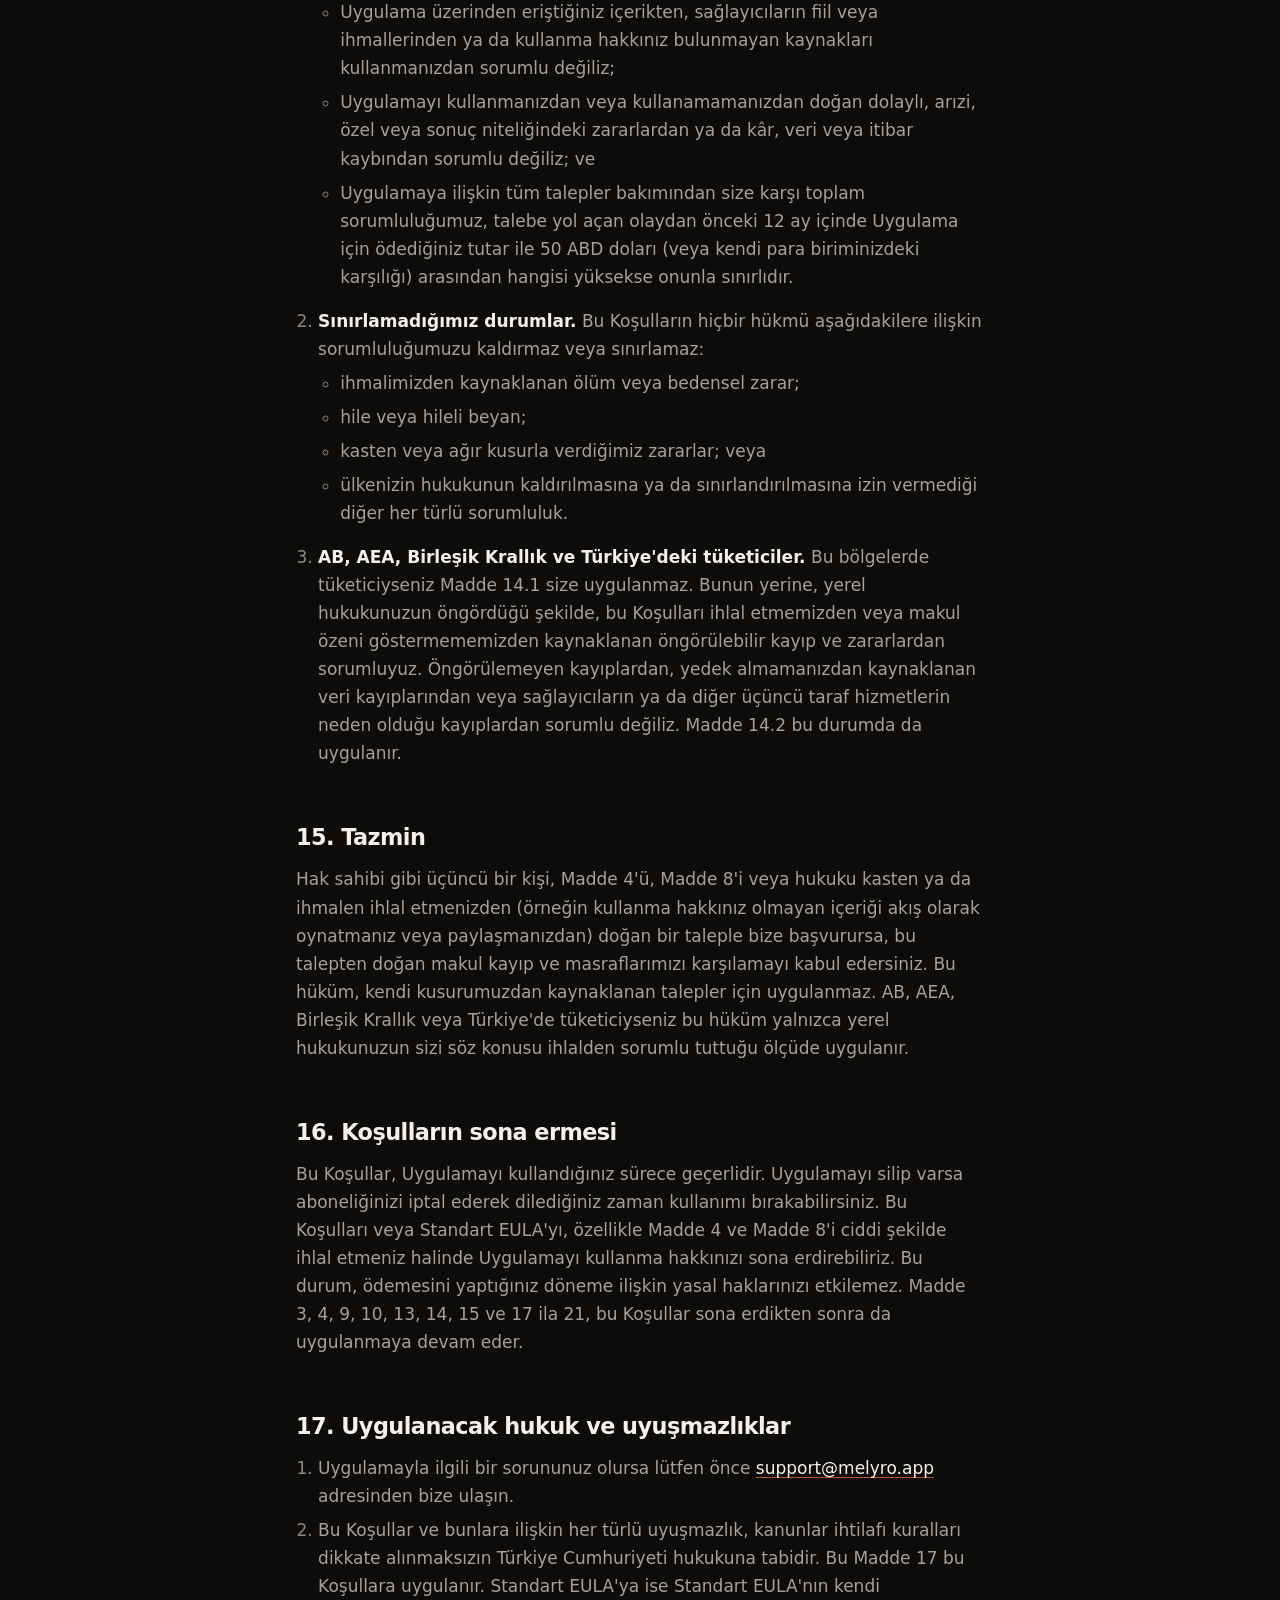
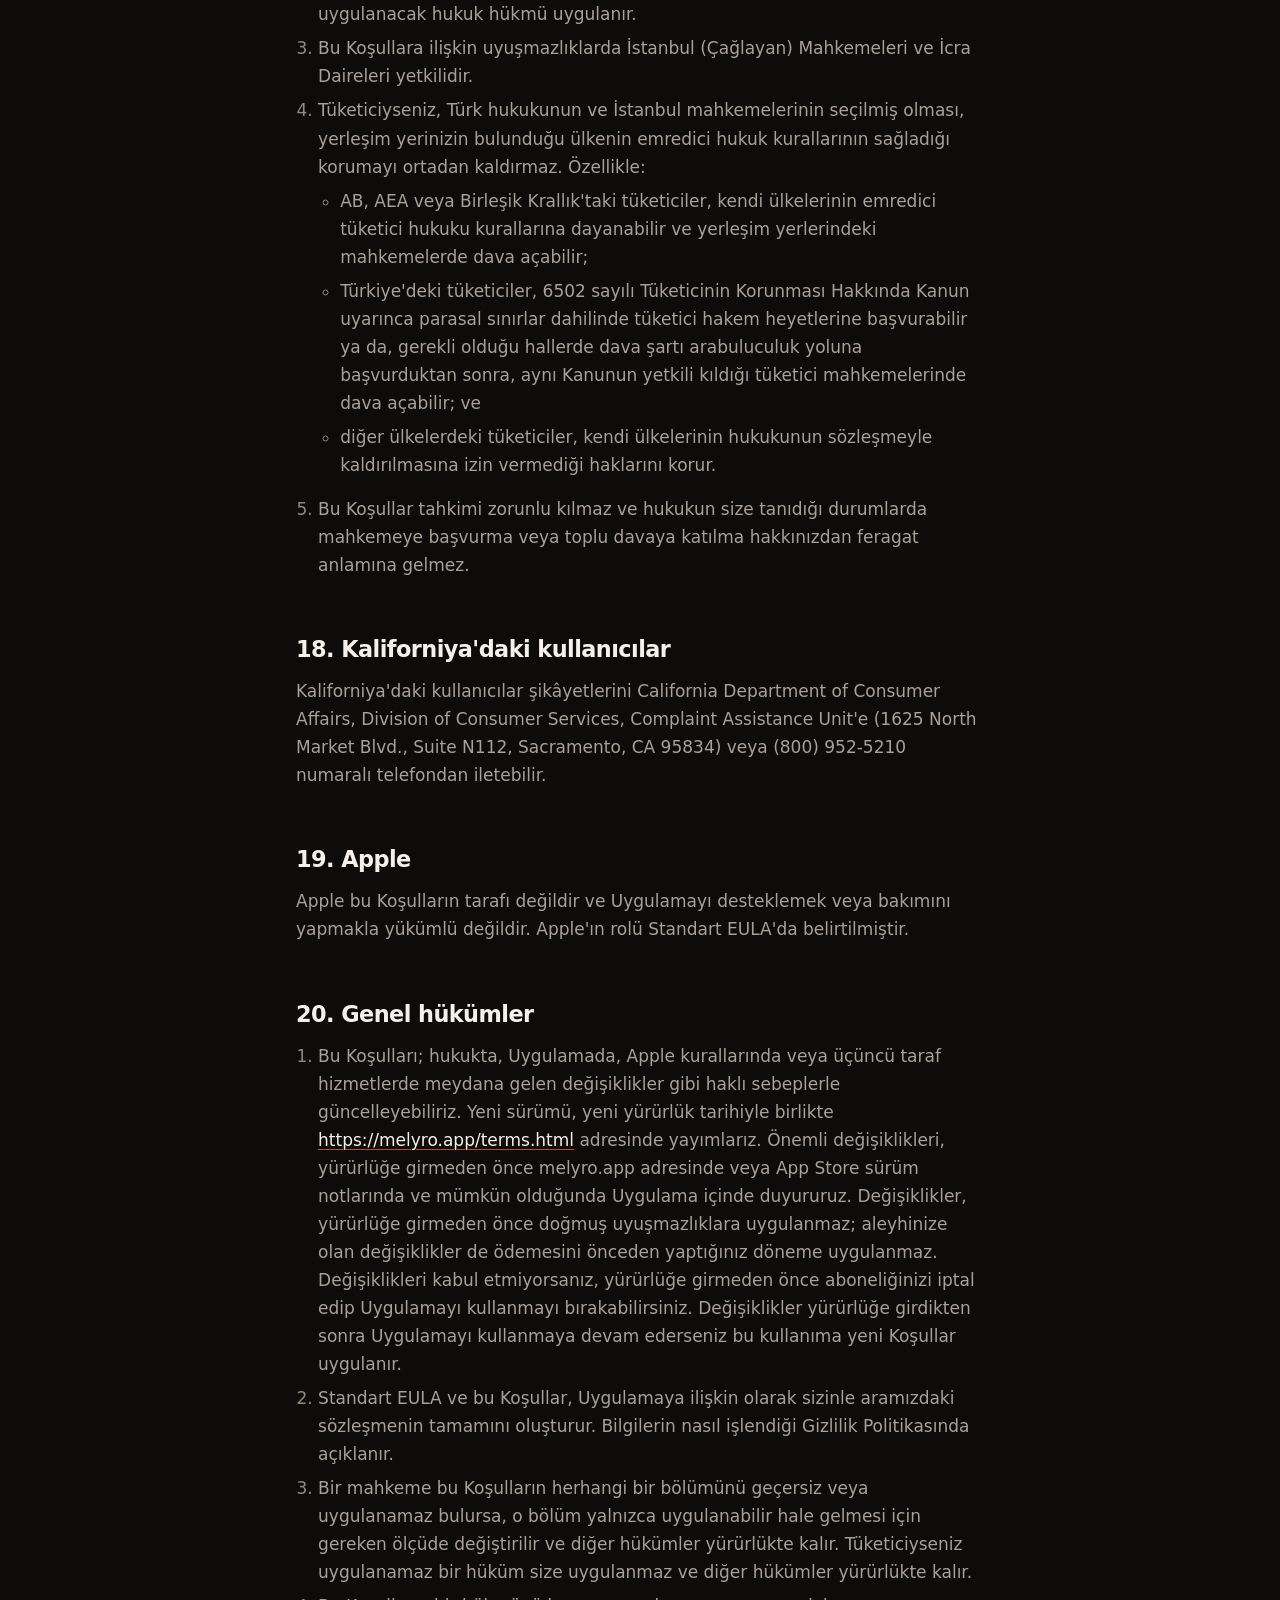
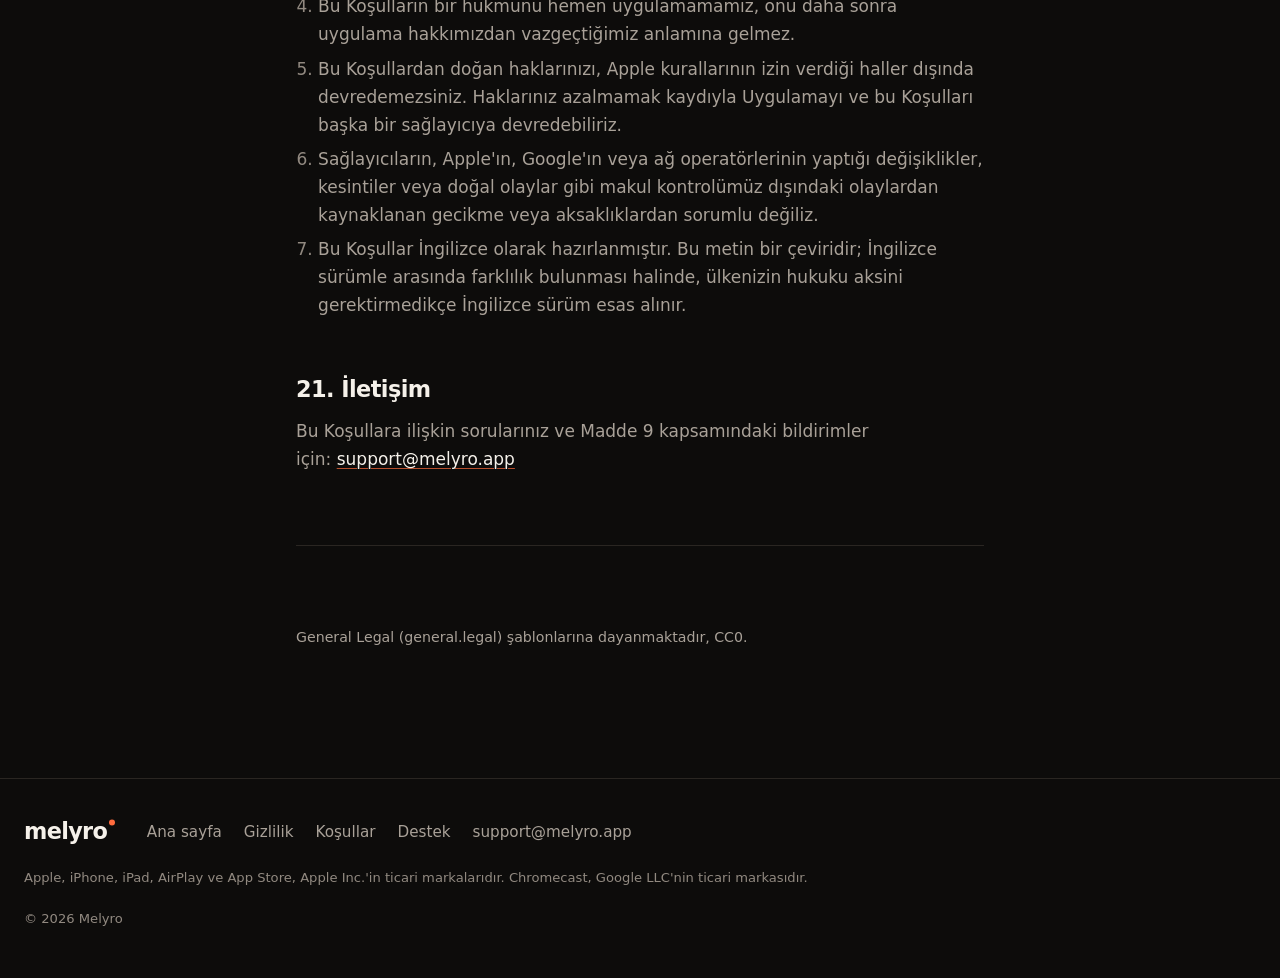
<file: terms.html>
<!doctype html>
<html lang="tr">
<head>
<meta charset="utf-8">
<meta name="viewport" content="width=device-width, initial-scale=1, viewport-fit=cover">
<meta name="robots" content="index">
<title>Kullanım Koşulları — Melyro</title>
<meta name="theme-color" content="#0D0C0B">
<meta name="color-scheme" content="dark">
<link rel="icon" href="img/mark.svg" type="image/svg+xml">
<link rel="apple-touch-icon" href="img/apple-touch-icon.png">
<link rel="stylesheet" href="style.css">
<link rel="alternate" hreflang="tr" href="https://melyro.app/terms.html">
<link rel="alternate" hreflang="en" href="https://melyro.app/terms-en.html">
<link rel="alternate" hreflang="de" href="https://melyro.app/terms-de.html">
</head>
<body>
<header class="bar">
  <div class="bar-in">
    <a class="brand" href="index.html" aria-label="Melyro"><span class="wm">melyro<span class="lamp" aria-hidden="true"></span></span></a>
    <nav aria-label="Melyro"><a href="index.html">Ana sayfa</a><a href="privacy.html">Gizlilik</a><a href="terms.html" aria-current="page">Koşullar</a><a href="support.html#tr">Destek</a></nav>
    <div class="langs" role="group" aria-label="Language"><strong aria-current="page">TR</strong><a href="terms-en.html" hreflang="en" lang="en">EN</a><a href="terms-de.html" hreflang="de" lang="de">DE</a></div>
    <a class="btn" href="https://apps.apple.com/app/id6812315758">İndir</a>
  </div>
</header>
<main class="wrap">
<h1>Melyro Kullanım Koşulları</h1>

<p class="meta"><strong>Yürürlük tarihi:</strong> 17 Ekim 2026<br>
<strong>Sürüm:</strong> 1.0</p>

<p>Bu Kullanım Koşulları ("<strong>Koşullar</strong>"), iPhone, iPad ve Apple TV için Melyro uygulamasına; CarPlay, AirPlay, Resim İçinde Resim, harici ekran, Handoff, Google Cast (iPhone ve iPad) ve Top Shelf (Apple TV) özellikleri dahil olmak üzere (hepsi birlikte "<strong>Uygulama</strong>") uygulanır.</p>

<h2 id="s1">1. Biz kimiz</h2>

<p>Uygulama, App Store'da satıcı olarak görünen ve Türkiye'de yerleşik bireysel geliştirici olan Melyro geliştiricisi ("<strong>biz</strong>", "<strong>bize</strong>", "<strong>bizim</strong>") tarafından sunulur. Bize <a href="mailto:support@melyro.app">support@melyro.app</a> adresinden ulaşabilirsiniz.</p>

<h2 id="s2">2. Bu Koşulların Apple lisansıyla ilişkisi</h2>

<ol>
<li>Uygulamayı kullanma lisansınız, Apple'ın Lisanslı Uygulama Son Kullanıcı Lisans Sözleşmesidir ("<strong>Standart EULA</strong>"); metne <a href="https://www.apple.com/legal/internet-services/itunes/dev/stdeula/">https://www.apple.com/legal/internet-services/itunes/dev/stdeula/</a> adresinden ulaşabilirsiniz. Bu Koşullar Standart EULA'nın yerine geçmez.</li>
<li>Bu Koşullar, Standart EULA'yı tamamlayan ek koşullardır. Eklediğiniz medya kaynakları, satın almalar, kabul edilebilir kullanım ve uyuşmazlıklar gibi Standart EULA'nın düzenlemediği konuları kapsar.</li>
<li>Bir lisans konusunda bu Koşullar ile Standart EULA arasında çelişki olursa Standart EULA esas alınır. Lisans konuları; Uygulamayı kullanma hakkınızın kapsamı, bu kullanıma ilişkin kısıtlamalar ve Standart EULA'da yer alan garanti ve sorumluluk hükümleridir.</li>
<li>Bu Koşullar <a href="https://melyro.app/terms.html">https://melyro.app/terms.html</a> adresinde yayımlanır. Bu Koşullar size gösterildikten sonra Uygulamayı kullanmanız, Koşulları kabul ettiğiniz anlamına gelir. Kabul etmiyorsanız Uygulamayı kullanmayın.</li>
</ol>

<h2 id="s3">3. Uygulama nedir</h2>

<ol>
<li>Melyro bir medya oynatıcıdır. İçinde hiçbir kanal, film, dizi, oynatma listesi veya başka içerik bulunmaz. Hiçbir içerik ya da içerik sağlayıcıyı sunmaz, satmaz, barındırmaz, dizine eklemez, bağlantısını vermez veya önermeyiz.</li>
<li>Uygulama yalnızca sizin eklediğiniz kaynakları oynatır; örneğin:
<ul>
<li>bir M3U oynatma listesi (dosya veya web adresi);</li>
<li>Xtream uyumlu bir hizmete ait giriş bilgileri (sunucu adresi, kullanıcı adı ve parola); veya</li>
<li>kendi Jellyfin veya Emby sunucunuz.</li>
</ul></li>
<li>Eklediğiniz her kaynak sizin veya üçüncü bir kişinin ("<strong>sağlayıcı</strong>") işletimindedir. Uygulama, sağlayıcıya doğrudan cihazınızdan bağlanır. Hiçbir sağlayıcıyı işletmez, kontrol etmez, denetlemez veya izlemeyiz. Kullanıcı hesaplarımız yoktur; eklediğiniz kaynaklar ya da izledikleriniz hakkında hiçbir bilgi almayız. Bu nedenle kullanıcıları tanımlayamaz ve izleme kaydı veremeyiz. Erişebildiğimiz tek kayıtlar, Gizlilik Politikasında açıklanan anonim satın alma kayıtlarıdır.</li>
<li>Uygulama üzerinden eriştiğiniz içerik, sağlayıcının sunucularında kalır. Bu içeriği kaldıramaz, engelleyemez veya değiştiremeyiz. İçeriğin kaldırılmasına ilişkin talepler, içeriği barındıran sağlayıcıya iletilmelidir.</li>
<li>Desteklenen bir Apple cihazına ve iOS, iPadOS veya tvOS sürümüne, internet veya yerel ağ bağlantısına ve çalışan bir kaynağa ihtiyacınız vardır. Bir yayının oynatılıp oynatılamayacağı; yayının biçimine, sağlayıcıya ve ağınıza bağlıdır.</li>
</ol>

<h2 id="s4">4. Kaynaklarınız ve sorumluluğunuz</h2>

<ol>
<li>Uygulamayla kullandığınız her kaynağa ve her içeriğe erişme, onu akış olarak oynatma ve izleme konusunda yasal hakkınız bulunduğundan emin olmak yalnızca sizin sorumluluğunuzdadır. Emin değilseniz kaynağı eklemeyin.</li>
<li>Uygulamayı, hak sahibinin izni olmadan içeriğe erişmek, içeriği akış olarak oynatmak, paylaşmak veya dağıtmak için ya da bulunduğunuz ülkenin hukukunu ihlal eden başka bir şekilde kullanamazsınız.</li>
<li>Bir sağlayıcıyla aranızdaki ilişki (ödeme, abonelik, hesap veya içerikle ilgili uyuşmazlıklar dahil) yalnızca siz ve o sağlayıcı arasındadır. Bu ilişkinin tarafı değiliz; sağlayıcının içeriğinden, hukuka uygunluğundan, erişilebilirliğinden, kalitesinden veya güvenliğinden sorumlu değiliz.</li>
<li>Girdiğiniz giriş bilgileri, parolalar, oynatma listesi adresleri ve sunuculardan siz sorumlusunuz. Bazı sağlayıcılar şifrelenmemiş (<code>http://</code>) bağlantılar kullanır ve bazı yayın adreslerinde kullanıcı adınız ve parolanız yer alır. Başka bir cihaza yayın yaptığınızda veya oynattığınızda, o cihaz başlık ve kategoriyle birlikte ya sağlayıcının yayın adresini (bazı sağlayıcılarda bu adres kullanıcı adınızı ve parolanızı içerir) ya da Uygulamanın cihazınızdan yerel ağınızda sunduğu geçici bir adresi alır. Google Cast kullanıldığında yayın adresi Google'ın medya alıcısı tarafından da yüklenir. Yayın yapmak sizin tercihinizdir; alıcı cihazın veya Google'ın bu bilgileri nasıl işlediğinden sorumlu değiliz. Yalnızca güvendiğiniz kaynakları ekleyin ve yalnızca kontrolünüzdeki cihazlara yayın yapın.</li>
<li>Kaynaklar, derecelendirilmemiş veya çocuklar için uygun olmayan içerik barındırabilir. Uygulama App Store'da yetişkinlere yönelik olarak derecelendirilmiştir. PIN gibi Uygulama içi ebeveyn denetimleri yalnızca kolaylık sağlar; bir çocuğun bir kaynağa erişemeyeceğini garanti etmez.</li>
</ol>

<h2 id="s5">5. Uygulamayı kimler kullanabilir</h2>

<p>Yaşadığınız yerin hukukuna göre ergin olmanız ya da Uygulamayı yalnızca velinizin veya vasinizin izniyle kullanıp satın alma yapmanız gerekir. Çocukların kullanımını gözetmek ve Apple'ın Ekran Süresi ile satın alma ayarlarını yönetmek veli ve vasilerin sorumluluğundadır. Uygulama 13 yaşından küçük çocuklara yönelik değildir. Ayrıntılar Gizlilik Politikasının çocuklarla ilgili bölümündedir.</p>

<h2 id="s6">6. Araç kullanımı ve CarPlay</h2>

<p>CarPlay'de video yalnızca Apple'ın sistemi ve aracınız aracın park halinde olduğunu bildirdiğinde kullanılabilir. Bu kontrol bizim denetimimizde değildir. Uygulamayı araçta güvenli şekilde kullanmak yalnızca sizin sorumluluğunuzdadır. Araç sürerken asla video izlemeyin veya Uygulamayı dikkatinizi dağıtacak şekilde kullanmayın; trafik kurallarına ve araç üreticinizin talimatlarına uyun. Madde 14.2 bu durumda da uygulanır.</p>

<h2 id="s7">7. Melyro Pro: satın almalar ve abonelikler</h2>

<ol>
<li><strong>Tüm ödemeleri Apple yürütür.</strong> Tüm satın almalar Apple App Store üzerinden yapılır. Satıcı sıfatıyla ödemeyi alan (merchant of record) Apple'dır ve ödemenizi kendi koşullarına göre işler. Ödeme bilgilerinizi görmeyiz ve saklamayız.</li>
<li><strong>Melyro Pro.</strong> iCloud eşzamanlama gibi bazı Uygulama özellikleri Melyro Pro gerektirir. Melyro Pro şu seçeneklerle sunulur:
<ul>
<li><strong>Melyro Pro Aylık:</strong> otomatik yenilenen aylık abonelik;</li>
<li><strong>Melyro Pro Yıllık:</strong> otomatik yenilenen yıllık abonelik; veya</li>
<li><strong>Melyro Pro Ömür Boyu:</strong> yenilenmeyen, tek seferlik satın alma.</li>
</ul></li>
<li><strong>İçerik dahil değildir.</strong> Satın alma yalnızca Uygulamanın özelliklerini açar. Hiçbir kanala, oynatma listesine, sağlayıcıya veya içeriğe erişim sağlamaz.</li>
<li><strong>Fiyatlar.</strong> Fiyatlar satın almadan önce Uygulamada ve App Store'da yerel para biriminizle gösterilir ve vergileri içerebilir. Fiyatlar ülkeye göre farklılık gösterebilir.</li>
<li><strong>Ücretsiz deneme.</strong> Yıllık abonelik 7 günlük ücretsiz deneme içerebilir. Ücretsiz denemeden yararlanma uygunluğuna Apple karar verir (örneğin, Apple Hesabı başına bir deneme). Deneme süresi bitmeden en az 24 saat önce iptal etmezseniz yıllık abonelik başlar ve Apple Hesabınızdan yıllık ücret tahsil edilir.</li>
<li><strong>Otomatik yenileme.</strong> Abonelikler, geçerli dönemin bitiminden en az 24 saat önce iptal edilmedikçe her dönemin sonunda o tarihteki fiyattan otomatik olarak yenilenir. Apple, ücreti dönem bitmeden önceki 24 saat içinde Apple Hesabınızdan tahsil eder.</li>
<li><strong>İptal.</strong> Aboneliğinizi herhangi bir cihazda Apple Hesabınızın abonelik ayarlarından iptal edebilir veya değiştirebilirsiniz: iPhone veya iPad'de Ayarlar'da adınıza ve ardından Abonelikler'e; Apple TV'de Ayarlar, Kullanıcılar ve Hesaplar, hesabınız ve ardından Abonelikler'e; ya da App Store'a giderek. Apple adımları <a href="https://support.apple.com/118428">https://support.apple.com/118428</a> adresinde açıklar. İptal ederseniz ödemesini yaptığınız dönemin sonuna kadar erişiminiz devam eder. Uygulamayı silmek aboneliği iptal etmez.</li>
<li><strong>Fiyat değişiklikleri.</strong> Bir aboneliğin fiyatı değişirse Apple sizi önceden bilgilendirir ve Apple kurallarının veya hukukun gerektirdiği durumlarda yeni fiyat uygulanmadan önce onayınızı ister.</li>
<li><strong>İadeler.</strong> İadeleri Apple kendi politikalarına göre yürütür. İade talebinizi <a href="https://reportaproblem.apple.com">https://reportaproblem.apple.com</a> adresinden iletebilirsiniz. Kendimiz iade yapamayız. Bu durum, ülkenizin hukukundan doğan haklarınızı, Apple aracılığıyla kullandığınız cayma hakkı dahil olmak üzere, etkilemez.</li>
<li><strong>Satın almaları geri yükleme.</strong> Satın almayı yaptığınız Apple Hesabıyla oturum açmışken satın almanızı Uygulamada geri yükleyebilirsiniz. Tek bir satın alma, aynı Apple Hesabı altında iPhone, iPad ve Apple TV'deki Uygulamayı kapsar.</li>
<li><strong>Ömür Boyu.</strong> Ömür Boyu, yenilenmeyen tek seferlik bir satın almadır. Uygulama cihazınız için sunulduğu sürece size Melyro Pro sağlar ve Apple Hesabınıza bağlıdır. Uygulamanın süresiz olarak sunulacağı veya güncelleneceği taahhüdünü içermez (bkz. Madde 12).</li>
<li><strong>Ücretsiz Pro erişimi.</strong> Melyro Pro'yu bazı kullanıcılara ücretsiz verebiliriz; örneğin Apple'ın satın alma kaydına göre Uygulamayı Melyro Pro satışa çıkmadan önce ilk kez indirenlere. Bu erişimin kapsamını biz belirleriz.</li>
<li><strong>Aile Paylaşımı ve diğer Apple özellikleri.</strong> Bir satın almanın paylaşılıp paylaşılamayacağı, taşınıp taşınamayacağı veya iade edilip edilemeyeceği Apple'ın ayarlarına ve kurallarına bağlıdır.</li>
</ol>

<h2 id="s8">8. Kabul edilebilir kullanım</h2>

<p>Uygulamayı kullanırken aşağıdakileri yapmamayı kabul edersiniz:</p>

<ol>
<li>Uygulamayı telif hakkını veya başka hakları ihlal etmek ya da herhangi bir hukuk kuralını çiğnemek için kullanmak;</li>
<li>Uygulamayı herhangi bir sağlayıcının hizmetindeki ödeme duvarlarını, coğrafi engelleri, erişim denetimlerini veya teknik koruma önlemlerini aşmak için kullanmak;</li>
<li>herhangi bir sunucu, ağ veya cihazın işleyişine müdahale etmek, onu aşırı yüklemek veya ona saldırmak;</li>
<li>Uygulamanın satın alma denetimlerini atlatmak ya da Uygulamanın değiştirilmiş kopyalarını paylaşmak, satmak veya dağıtmak; veya</li>
<li>hukukun ya da bir bileşene ait açık kaynak lisansının izin verdiği durumlar dışında Uygulamayı kopyalamak, değiştirmek, kaynak koda dönüştürmek (decompile) veya tersine mühendislik uygulamak.</li>
</ol>

<h2 id="s9">9. Telif hakkı ve diğer bildirimler</h2>

<ol>
<li>İçerik barındırmadığımız için içeriği kaldıramayız. Bir sağlayıcı aracılığıyla bulduğunuz içeriğin haklarınızı ihlal ettiğini düşünüyorsanız içeriği barındıran sağlayıcıyla iletişime geçin.</li>
<li>Uygulamanın kendisine ilişkin bildirimleri (örneğin Uygulamanın kodunun, adının, görsellerinin, App Store sayfasının veya web sitesinin haklarınızı ihlal ettiği iddiası) <a href="mailto:support@melyro.app">support@melyro.app</a> adresine gönderin. Bildiriminizde lütfen şunlara yer verin:
<ul>
<li>kim olduğunuz ve size nasıl ulaşılacağı;</li>
<li>ihlal edildiğini ileri sürdüğünüz eser veya hak;</li>
<li>sorunun Uygulamada veya sayfasında nerede görüldüğü; ve</li>
<li>bilgilerin doğru olduğuna ve hak sahibi ya da hak sahibi adına hareket etmeye yetkili olduğunuza dair bir beyan.</li>
</ul></li>
<li>Bildirimleri iyi niyetle inceleriz ve kontrolümüzdeki materyali değiştirebilir veya kaldırabiliriz. Sorunu belirlemeyen bir bildirimi reddedebiliriz.</li>
</ol>

<h2 id="s10">10. Bağlantısızlık ve markalar</h2>

<ol>
<li>Melyro bağımsız bir uygulamadır. Herhangi bir IPTV hizmeti, içerik sağlayıcı, yayıncı veya hak sahibiyle ya da Jellyfin, Emby, Xtream Codes, Google, RevenueCat veya VideoLAN ile bağlantılı değildir; bunlar tarafından onaylanmamış, desteklenmemiş veya sponsorluk almamıştır.</li>
<li>Jellyfin, Emby, Xtream Codes, Google Cast, Chromecast, VLC ve diğer ürün adları sahiplerinin markalarıdır. Bunları yalnızca Uygulamanın neyle birlikte çalıştığını belirtmek için kullanırız.</li>
<li>Apple, iPhone, iPad, Apple TV, CarPlay, AirPlay, iCloud, Handoff, App Store ve Apple Hesabı, Apple Inc.'in markalarıdır. Apple Uygulamaya sponsor olmamakta ve Uygulamayı onaylamamaktadır.</li>
<li>Uygulama Apple hizmetlerini (App Store ve iCloud gibi), Google Cast'i ve RevenueCat'i (satın almaları doğrulamak için) kullanır. Bu hizmetlere kendi koşulları ve gizlilik politikaları uygulanır; bu hizmetlerin erişilebilirliğinden sorumlu değiliz.</li>
<li>Uygulama, VLCKit gibi açık kaynak yazılımlar içerir. Bu bileşenlere Uygulamanın Lisanslar ekranında listelenen lisanslar uygulanır ve bu bileşenler bakımından söz konusu lisanslar bu Koşullardan önce gelir.</li>
</ol>

<h2 id="s11">11. Gizlilik</h2>

<p>Dilinize uygun olarak <a href="https://melyro.app/privacy.html">https://melyro.app/privacy.html</a> adresinde yayımlanan ve Uygulamada da bağlantısı bulunan Melyro Gizlilik Politikası, Uygulamanın hangi bilgileri işlediğini, bu bilgilerin nereye gittiğini ve nasıl silineceğini açıklar. 6698 sayılı Kişisel Verilerin Korunması Kanunu ("<strong>KVKK</strong>") kapsamındaki aydınlatma bilgileri ile ilgili kişi olarak KVKK m.11'den doğan haklarınız da Gizlilik Politikasında yer alır. Bilgilerin nasıl işlendiği konusunda bu Koşullar ile Gizlilik Politikası arasında çelişki olursa Gizlilik Politikası esas alınır.</p>

<h2 id="s12">12. Uygulamadaki değişiklikler</h2>

<ol>
<li>Haklı sebeplerle Uygulamanın özelliklerini güncelleyebilir, değiştirebilir veya kaldırabiliriz: sorunları veya güvenlik açıklarını gidermek, hukuka uymak, Apple'ın sistem ve kurallarına uyum sağlamak ya da sağlayıcıların veya üçüncü taraf hizmetlerin yaptığı değişikliklere yanıt vermek gibi.</li>
<li>Ücretli bir Melyro Pro özelliğini kaldırmadan önce melyro.app adresinde veya App Store sürüm notlarında duyuru yaparız. Bir değişiklik, ödemesini yaptığınız şeyi önemsiz olmayan ölçüde olumsuz etkiliyorsa ve tüketiciyseniz, yerel hukukunuz uyarınca sözleşmeyi sona erdirme ve giderim talep etme hakkınız saklıdır; bu hakkı Apple aracılığıyla kullanırsınız.</li>
<li>Uygulamayı sunmayı, desteklemeyi veya güncellemeyi bırakabilir ya da Uygulamayı App Store'dan kaldırabiliriz. Cihazınızda yüklü olan kopya çalışmaya devam edebilir; ancak gelecekteki sistem sürümleri veya kaynaklarla çalışmayabilir. Ülkenizin hukuku, ücretli bir dijital ürünün vaat edildiği gibi çalışmayı bırakması halinde size haklar tanıyorsa bu Koşullar söz konusu hakları sınırlamaz.</li>
</ol>

<h2 id="s13">13. Garantinin reddi</h2>

<p><strong>Hukukun izin verdiği ölçüde Uygulama "olduğu gibi" ve "mevcut haliyle" sunulur. Herhangi bir kaynağın, yayının veya biçimin oynatılacağını, Uygulamanın kesintisiz veya hatasız olacağını ya da belirli bir sağlayıcı, sunucu veya cihazla çalışacağını taahhüt etmeyiz. Uygulama üzerinden eriştiğiniz hiçbir içerik için garanti vermeyiz. Hukukun izin verdiği ölçüde; ticari elverişlilik, belirli bir amaca uygunluk ve üçüncü kişi haklarını ihlal etmeme dahil olmak üzere tüm zımni garantileri reddederiz.</strong></p>

<p>Bazı ülkeler ve ABD eyaletleri bu istisnalara izin vermez. Tüketiciyseniz, yaşadığınız yerin hukukundan doğan yasal haklarınız (dijital içeriğin sözleşmeye uygunluğuna ilişkin yasal güvenceler dahil) saklıdır. Bu Koşulların hiçbir hükmü bu hakları sınırlamaz.</p>

<h2 id="s14">14. Sorumluluğun sınırlandırılması</h2>

<ol>
<li><strong>Sınırlar.</strong> Madde 14.3 sizin için geçerli olmadıkça ve hukukun izin verdiği ölçüde:
<ul>
<li>Uygulama üzerinden eriştiğiniz içerikten, sağlayıcıların fiil veya ihmallerinden ya da kullanma hakkınız bulunmayan kaynakları kullanmanızdan sorumlu değiliz;</li>
<li>Uygulamayı kullanmanızdan veya kullanamamanızdan doğan dolaylı, arızi, özel veya sonuç niteliğindeki zararlardan ya da kâr, veri veya itibar kaybından sorumlu değiliz; ve</li>
<li>Uygulamaya ilişkin tüm talepler bakımından size karşı toplam sorumluluğumuz, talebe yol açan olaydan önceki 12 ay içinde Uygulama için ödediğiniz tutar ile 50 ABD doları (veya kendi para biriminizdeki karşılığı) arasından hangisi yüksekse onunla sınırlıdır.</li>
</ul></li>
<li><strong>Sınırlamadığımız durumlar.</strong> Bu Koşulların hiçbir hükmü aşağıdakilere ilişkin sorumluluğumuzu kaldırmaz veya sınırlamaz:
<ul>
<li>ihmalimizden kaynaklanan ölüm veya bedensel zarar;</li>
<li>hile veya hileli beyan;</li>
<li>kasten veya ağır kusurla verdiğimiz zararlar; veya</li>
<li>ülkenizin hukukunun kaldırılmasına ya da sınırlandırılmasına izin vermediği diğer her türlü sorumluluk.</li>
</ul></li>
<li><strong>AB, AEA, Birleşik Krallık ve Türkiye'deki tüketiciler.</strong> Bu bölgelerde tüketiciyseniz Madde 14.1 size uygulanmaz. Bunun yerine, yerel hukukunuzun öngördüğü şekilde, bu Koşulları ihlal etmemizden veya makul özeni göstermememizden kaynaklanan öngörülebilir kayıp ve zararlardan sorumluyuz. Öngörülemeyen kayıplardan, yedek almamanızdan kaynaklanan veri kayıplarından veya sağlayıcıların ya da diğer üçüncü taraf hizmetlerin neden olduğu kayıplardan sorumlu değiliz. Madde 14.2 bu durumda da uygulanır.</li>
</ol>

<h2 id="s15">15. Tazmin</h2>

<p>Hak sahibi gibi üçüncü bir kişi, Madde 4'ü, Madde 8'i veya hukuku kasten ya da ihmalen ihlal etmenizden (örneğin kullanma hakkınız olmayan içeriği akış olarak oynatmanız veya paylaşmanızdan) doğan bir taleple bize başvurursa, bu talepten doğan makul kayıp ve masraflarımızı karşılamayı kabul edersiniz. Bu hüküm, kendi kusurumuzdan kaynaklanan talepler için uygulanmaz. AB, AEA, Birleşik Krallık veya Türkiye'de tüketiciyseniz bu hüküm yalnızca yerel hukukunuzun sizi söz konusu ihlalden sorumlu tuttuğu ölçüde uygulanır.</p>

<h2 id="s16">16. Koşulların sona ermesi</h2>

<p>Bu Koşullar, Uygulamayı kullandığınız sürece geçerlidir. Uygulamayı silip varsa aboneliğinizi iptal ederek dilediğiniz zaman kullanımı bırakabilirsiniz. Bu Koşulları veya Standart EULA'yı, özellikle Madde 4 ve Madde 8'i ciddi şekilde ihlal etmeniz halinde Uygulamayı kullanma hakkınızı sona erdirebiliriz. Bu durum, ödemesini yaptığınız döneme ilişkin yasal haklarınızı etkilemez. Madde 3, 4, 9, 10, 13, 14, 15 ve 17 ila 21, bu Koşullar sona erdikten sonra da uygulanmaya devam eder.</p>

<h2 id="s17">17. Uygulanacak hukuk ve uyuşmazlıklar</h2>

<ol>
<li>Uygulamayla ilgili bir sorununuz olursa lütfen önce <a href="mailto:support@melyro.app">support@melyro.app</a> adresinden bize ulaşın.</li>
<li>Bu Koşullar ve bunlara ilişkin her türlü uyuşmazlık, kanunlar ihtilafı kuralları dikkate alınmaksızın Türkiye Cumhuriyeti hukukuna tabidir. Bu Madde 17 bu Koşullara uygulanır. Standart EULA'ya ise Standart EULA'nın kendi uygulanacak hukuk hükmü uygulanır.</li>
<li>Bu Koşullara ilişkin uyuşmazlıklarda İstanbul (Çağlayan) Mahkemeleri ve İcra Daireleri yetkilidir.</li>
<li>Tüketiciyseniz, Türk hukukunun ve İstanbul mahkemelerinin seçilmiş olması, yerleşim yerinizin bulunduğu ülkenin emredici hukuk kurallarının sağladığı korumayı ortadan kaldırmaz. Özellikle:
<ul>
<li>AB, AEA veya Birleşik Krallık'taki tüketiciler, kendi ülkelerinin emredici tüketici hukuku kurallarına dayanabilir ve yerleşim yerlerindeki mahkemelerde dava açabilir;</li>
<li>Türkiye'deki tüketiciler, 6502 sayılı Tüketicinin Korunması Hakkında Kanun uyarınca parasal sınırlar dahilinde tüketici hakem heyetlerine başvurabilir ya da, gerekli olduğu hallerde dava şartı arabuluculuk yoluna başvurduktan sonra, aynı Kanunun yetkili kıldığı tüketici mahkemelerinde dava açabilir; ve</li>
<li>diğer ülkelerdeki tüketiciler, kendi ülkelerinin hukukunun sözleşmeyle kaldırılmasına izin vermediği haklarını korur.</li>
</ul></li>
<li>Bu Koşullar tahkimi zorunlu kılmaz ve hukukun size tanıdığı durumlarda mahkemeye başvurma veya toplu davaya katılma hakkınızdan feragat anlamına gelmez.</li>
</ol>

<h2 id="s18">18. Kaliforniya'daki kullanıcılar</h2>

<p>Kaliforniya'daki kullanıcılar şikâyetlerini California Department of Consumer Affairs, Division of Consumer Services, Complaint Assistance Unit'e (1625 North Market Blvd., Suite N112, Sacramento, CA 95834) veya (800) 952-5210 numaralı telefondan iletebilir.</p>

<h2 id="s19">19. Apple</h2>

<p>Apple bu Koşulların tarafı değildir ve Uygulamayı desteklemek veya bakımını yapmakla yükümlü değildir. Apple'ın rolü Standart EULA'da belirtilmiştir.</p>

<h2 id="s20">20. Genel hükümler</h2>

<ol>
<li>Bu Koşulları; hukukta, Uygulamada, Apple kurallarında veya üçüncü taraf hizmetlerde meydana gelen değişiklikler gibi haklı sebeplerle güncelleyebiliriz. Yeni sürümü, yeni yürürlük tarihiyle birlikte <a href="https://melyro.app/terms.html">https://melyro.app/terms.html</a> adresinde yayımlarız. Önemli değişiklikleri, yürürlüğe girmeden önce melyro.app adresinde veya App Store sürüm notlarında ve mümkün olduğunda Uygulama içinde duyururuz. Değişiklikler, yürürlüğe girmeden önce doğmuş uyuşmazlıklara uygulanmaz; aleyhinize olan değişiklikler de ödemesini önceden yaptığınız döneme uygulanmaz. Değişiklikleri kabul etmiyorsanız, yürürlüğe girmeden önce aboneliğinizi iptal edip Uygulamayı kullanmayı bırakabilirsiniz. Değişiklikler yürürlüğe girdikten sonra Uygulamayı kullanmaya devam ederseniz bu kullanıma yeni Koşullar uygulanır.</li>
<li>Standart EULA ve bu Koşullar, Uygulamaya ilişkin olarak sizinle aramızdaki sözleşmenin tamamını oluşturur. Bilgilerin nasıl işlendiği Gizlilik Politikasında açıklanır.</li>
<li>Bir mahkeme bu Koşulların herhangi bir bölümünü geçersiz veya uygulanamaz bulursa, o bölüm yalnızca uygulanabilir hale gelmesi için gereken ölçüde değiştirilir ve diğer hükümler yürürlükte kalır. Tüketiciyseniz uygulanamaz bir hüküm size uygulanmaz ve diğer hükümler yürürlükte kalır.</li>
<li>Bu Koşulların bir hükmünü hemen uygulamamamız, onu daha sonra uygulama hakkımızdan vazgeçtiğimiz anlamına gelmez.</li>
<li>Bu Koşullardan doğan haklarınızı, Apple kurallarının izin verdiği haller dışında devredemezsiniz. Haklarınız azalmamak kaydıyla Uygulamayı ve bu Koşulları başka bir sağlayıcıya devredebiliriz.</li>
<li>Sağlayıcıların, Apple'ın, Google'ın veya ağ operatörlerinin yaptığı değişiklikler, kesintiler veya doğal olaylar gibi makul kontrolümüz dışındaki olaylardan kaynaklanan gecikme veya aksaklıklardan sorumlu değiliz.</li>
<li>Bu Koşullar İngilizce olarak hazırlanmıştır. Bu metin bir çeviridir; İngilizce sürümle arasında farklılık bulunması halinde, ülkenizin hukuku aksini gerektirmedikçe İngilizce sürüm esas alınır.</li>
</ol>

<h2 id="s21">21. İletişim</h2>

<p>Bu Koşullara ilişkin sorularınız ve Madde 9 kapsamındaki bildirimler için: <a href="mailto:support@melyro.app">support@melyro.app</a></p>

<hr>

<p><sub>General Legal (general.legal) şablonlarına dayanmaktadır, CC0.</sub></p>
</main>
<footer class="foot">
  <div class="foot-in">
    <a class="brand" href="index.html" aria-label="Melyro"><span class="wm">melyro<span class="lamp" aria-hidden="true"></span></span></a>
    <nav aria-label="Melyro"><a href="index.html">Ana sayfa</a><a href="privacy.html">Gizlilik</a><a href="terms.html">Koşullar</a><a href="support.html#tr">Destek</a><a href="mailto:support@melyro.app">support@melyro.app</a></nav>
  </div>
  <p class="tm">Apple, iPhone, iPad, AirPlay ve App Store, Apple Inc.'in ticari markalarıdır. Chromecast, Google LLC'nin ticari markasıdır.</p>
  <p class="tm">© 2026 Melyro</p>
</footer>
</body>
</html>
</file>
<file: home.css>
/* Melyro home page. The Sinyal language (docs/design/sinyal/DESIGN.md in melyro-ios) on the web:
   a warm near-black room, cream ink, one colour. Dark only, as the app is.
   Kor is the moment: the lamp, the now line, a focus ring. Never a button's fill; the action is cream.
   Radii: cells 28px, plates 16px, actions are capsules, devices follow their own glass. */

:root {
  --canvas: #0D0C0B;
  --surface: #181614;
  --elevated: #24211D;
  --kor: #FF6B3D;
  --cream: #F5F1EA;
  --ink2: #A9A198;
  --ink3: #918980;
  --divider: #2A2622;
  --hairline: #3A352F;
  --outline: #756E65;

  --sans: system-ui, -apple-system, BlinkMacSystemFont, "Segoe UI", Roboto, "Helvetica Neue", Arial, sans-serif;
  --gutter: 24px;
  --max: 1240px;
  --pad: max(var(--gutter), calc((100% - var(--max)) / 2));
  --ease: cubic-bezier(.16, 1, .3, 1);
  --r-cell: 28px;
  --r-plate: 16px;
  color-scheme: dark;
}

*, *::before, *::after { box-sizing: border-box; }
html {
  background: var(--canvas);
  -webkit-text-size-adjust: 100%;
  scroll-padding-top: 88px;
}
body.home {
  margin: 0;
  background: var(--canvas);
  color: var(--cream);
  font: 400 17px/1.55 var(--sans);
  -webkit-font-smoothing: antialiased;
  text-rendering: optimizeLegibility;
  overflow-x: clip;
}
img { display: block; max-width: 100%; height: auto; }
a { color: inherit; }
h1, h2, h3, p, ol, ul { margin: 0; }
h2, h3 { text-wrap: balance; }
p { text-wrap: pretty; }
ol, ul { padding: 0; list-style: none; }

/* One family, three widths: headings are the expanded cut of the system font. */
h1, h2, h3, .wm {
  font-stretch: 125%;
  font-variation-settings: "wdth" 125;
  font-weight: 700;
  letter-spacing: -0.025em;
}

.ic { width: 1.25em; height: 1.25em; flex: none; }
.ic-btn { width: 1.1em; height: 1.1em; }
.ic-xl { width: 44px; height: 44px; }

:focus-visible { outline: 2px solid var(--kor); outline-offset: 3px; border-radius: 6px; }

.skip {
  position: absolute; left: 16px; top: -60px; z-index: 30;
  background: var(--cream); color: var(--canvas); padding: 10px 16px; border-radius: 999px;
}
.skip:focus { top: 12px; }

/* Wordmark: the app's "melyro" with the lamp at its shoulder. */
.wm { font-size: 1.4rem; font-weight: 800; letter-spacing: -0.03em; line-height: 1; white-space: nowrap; }
.lamp {
  display: inline-block; width: .27em; height: .27em; margin-left: .07em;
  border-radius: 50%; background: var(--kor); transform: translateY(-.6em);
}

/* Bar */
.bar {
  position: sticky; top: 0; z-index: 20;
  background: rgb(13 12 11 / .74);
  -webkit-backdrop-filter: blur(18px) saturate(160%);
  backdrop-filter: blur(18px) saturate(160%);
  border-bottom: 1px solid rgb(42 38 34 / .7);
}
.bar-in {
  display: flex; align-items: center; gap: 28px;
  height: 64px; padding-inline: var(--pad);
}
.brand { text-decoration: none; color: var(--cream); }
.bar nav { display: flex; gap: 26px; margin-left: 12px; }
.bar nav a, .foot nav a { color: var(--ink2); text-decoration: none; font-size: .95rem; transition: color .2s; }
.bar nav a:hover, .foot nav a:hover { color: var(--cream); }
.langs { display: flex; gap: 12px; margin-left: auto; font-size: .85rem; color: var(--ink3); letter-spacing: .02em; }
.langs a { color: var(--ink3); text-decoration: none; }
.langs a:hover { color: var(--cream); }
.langs strong { color: var(--cream); font-weight: 600; }

/* Actions: cream is the action. */
.btn {
  display: inline-flex; align-items: center; justify-content: center; gap: .55em;
  height: 52px; padding: 0 26px; border-radius: 999px;
  font: 600 1rem/1 var(--sans); text-decoration: none; white-space: nowrap;
  transition: transform .25s var(--ease), background-color .2s;
}
.btn:active { transform: scale(.97); }
.btn-primary { background: var(--cream); color: var(--canvas); }
.btn-primary:hover { background: #FFFAF2; }
.btn-ghost { background: var(--elevated); color: var(--cream); }
.btn-ghost:hover { background: #2E2A25; }
.btn-ghost .ic { transition: transform .3s var(--ease); }
.btn-ghost:hover .ic { transform: translateX(3px); }
.btn-small { height: 38px; padding: 0 18px; font-size: .92rem; }

/* Devices: a plain outline round the real screen, as on the App Store images. */
.phone, .tablet, .phone-land { container-type: inline-size; }
.dev { position: relative; }
.phone .dev {
  padding: 2.6cqw; border-radius: 16cqw;
  background: linear-gradient(160deg, #34302B, #161412 40%, #100F0D);
  box-shadow: inset 0 0 0 1px rgb(255 255 255 / .07), 0 50px 90px -30px rgb(0 0 0 / .8);
}
.phone img { width: 100%; border-radius: 13.4cqw; }
.phone .island {
  position: absolute; left: 50%; top: calc(2.6cqw + 2.6cqw); transform: translateX(-50%);
  width: 29.5cqw; height: 8.6cqw; border-radius: 99px; background: #050505;
}
.tablet .dev {
  padding: 2.2cqw; border-radius: 4.2cqw;
  background: linear-gradient(160deg, #34302B, #161412 40%, #100F0D);
  box-shadow: inset 0 0 0 1px rgb(255 255 255 / .07), 0 50px 100px -30px rgb(0 0 0 / .85);
}
.tablet img { width: 100%; border-radius: 2.1cqw; }

/* Hero */
.hero {
  display: grid; grid-template-columns: minmax(0, 1.18fr) minmax(0, 1fr); align-items: center; gap: 48px;
  min-height: min(calc(100dvh - 64px), 920px);
  padding: 72px var(--pad) 96px;
}
.hero h1 { font-size: clamp(2.1rem, var(--h1v, 5vw), var(--h1max, 4.5rem)); line-height: 1.02; letter-spacing: -0.04em; }
.hero h1 span { display: block; }
.hero h1 .l2 { color: var(--ink2); }
.now { width: min(360px, 70%); height: 3px; margin: 34px 0 30px; border-radius: 3px; background: var(--divider); overflow: hidden; }
.now span { display: block; height: 100%; width: 62%; border-radius: 3px; background: var(--kor); }
.hero-sub { font-size: 1.2rem; line-height: 1.5; color: var(--ink2); max-width: 31em; }
.ctas { display: flex; flex-wrap: wrap; gap: 12px; margin-top: 36px; }

.hero-art { position: relative; height: clamp(460px, 48vw, 660px); }
.hero-art .tablet { position: absolute; right: 0; top: 0; width: 82%; }
.hero-art .hero-phone { position: absolute; left: 2%; bottom: -2%; width: 39%; z-index: 1; }

/* Sources: three big rows, not three cards. */
.sources, .features, .privacy, .pro, .end, .land { padding: 120px var(--pad); }
section h2 { font-size: clamp(2rem, 4.3vw, 3.7rem); line-height: 1.04; letter-spacing: -0.035em; max-width: 17ch; margin-bottom: 56px; }
section h2.two { max-width: none; }
section h2.two span { display: block; }
section h2.two span + span { color: var(--ink2); }
.src-list { border-top: 1px solid var(--divider); }
.src {
  display: grid; grid-template-columns: 72px minmax(0, 1fr) minmax(0, 1.05fr); align-items: center; gap: 24px;
  padding: 36px 0; border-bottom: 1px solid var(--divider);
}
.src-ic {
  display: grid; place-items: center; width: 56px; height: 56px; border-radius: var(--r-plate);
  background: var(--surface); border: 1px solid var(--divider); color: var(--ink2);
}
.src-ic .ic { width: 28px; height: 28px; }
.src h3 { position: relative; font-size: clamp(1.6rem, 3.1vw, 2.6rem); line-height: 1.1; letter-spacing: -0.03em; justify-self: start; padding-bottom: 8px; }
.src h3::after {
  content: ""; position: absolute; left: 0; bottom: 0; height: 3px; width: 100%; border-radius: 3px;
  background: var(--kor); transform: scaleX(0); transform-origin: left; transition: transform .6s var(--ease);
}
.src:hover h3::after { transform: scaleX(1); }
.src p { color: var(--ink2); font-size: 1.05rem; max-width: 34em; }
.note {
  display: flex; gap: 16px; align-items: flex-start; max-width: 860px; margin-top: 48px;
  padding: 22px 26px; border-radius: var(--r-plate); background: var(--surface); border: 1px solid var(--divider);
}
.note .ic { width: 26px; height: 26px; color: var(--ink2); margin-top: 1px; }
.note p { color: var(--ink2); }
.note strong { color: var(--cream); font-weight: 600; }

/* Features: six cells, six different shapes. */
.bento { display: grid; grid-template-columns: repeat(6, minmax(0, 1fr)); gap: 16px; }
.cell {
  position: relative; overflow: hidden; isolation: isolate;
  border-radius: var(--r-cell); background: var(--surface); border: 1px solid var(--divider);
  padding: 40px;
}
.cell h3 { font-size: clamp(1.35rem, 2vw, 1.75rem); line-height: 1.12; letter-spacing: -0.03em; }
.cell p { color: var(--ink2); margin-top: 12px; max-width: 30em; }
.cell .phone, .cell .tablet { transition: transform .9s var(--ease); }
.cell:hover .rise { transform: translateY(-10px); }

.c-live { grid-column: 1 / 4; grid-row: span 2; display: flex; flex-direction: column; }
.c-live .phone { width: min(64%, 330px); margin: 44px auto -26%; }

.c-player, .c-series, .c-search {
  display: grid; grid-template-columns: minmax(0, 1fr) minmax(0, .82fr); gap: 24px; min-height: 360px; padding-bottom: 0;
}
.c-player { grid-column: 4 / 7; }
.c-series { grid-column: 4 / 7; }
.c-search { grid-column: 3 / 7; grid-template-columns: minmax(0, 1fr) minmax(0, .62fr); }
.cell .peek { align-self: start; width: 100%; max-width: 250px; justify-self: end; margin-bottom: -60%; }

.c-ipad { grid-column: 1 / 7; display: grid; grid-template-columns: minmax(0, .8fr) minmax(0, 1.2fr); gap: 40px; align-items: start; padding-bottom: 0; height: 560px; }
.c-ipad .cell-txt { padding-top: 24px; }
.tablet-cell { margin-bottom: -22%; }
.c-ipad:hover .tablet-cell { transform: translateY(-10px); }

.c-cast {
  grid-column: 1 / 3; display: flex; flex-direction: column; justify-content: space-between; gap: 48px;
  background: var(--elevated); border-color: var(--hairline);
}
.cast-icons { display: flex; gap: 22px; color: var(--cream); }

/* Landscape: the phone turns as the page scrolls, which is what the section asks of you. */
.land { text-align: center; padding-bottom: 140px; }
.land-copy h2 { margin: 0 auto 18px; max-width: 18ch; }
.land-copy p { color: var(--ink2); font-size: 1.15rem; max-width: 36em; margin: 0 auto; }
.land-stage { margin-top: 100px; }
.phone-land { width: min(1060px, 100%); margin: 0 auto; }
.phone-land .dev {
  padding: 1.25cqw; border-radius: 4.3cqw;
  background: linear-gradient(160deg, #34302B, #161412 40%, #100F0D);
  box-shadow: inset 0 0 0 1px rgb(255 255 255 / .07), 0 60px 120px -40px rgb(0 0 0 / .9);
}
.phone-land img { width: 100%; border-radius: 3.2cqw; }
.phone-land .island {
  position: absolute; top: 50%; left: calc(1.25cqw + 1.2cqw); transform: translateY(-50%);
  width: 4cqw; height: 13.6cqw; border-radius: 99px; background: #050505;
}

/* Privacy: the statement is the design. */
.privacy { text-align: center; }
.privacy h2 { font-size: clamp(2.6rem, 6.4vw, 5.8rem); line-height: 1; letter-spacing: -0.045em; max-width: none; margin-bottom: 32px; }
.privacy h2 span { display: block; }
.privacy h2 span + span { color: var(--ink2); }
.privacy p { color: var(--ink2); font-size: 1.2rem; max-width: 34em; margin: 0 auto; }
.link {
  display: inline-flex; align-items: center; gap: .45em; margin-top: 28px;
  color: var(--cream); text-decoration: underline; text-decoration-color: var(--hairline);
  text-underline-offset: 6px; text-decoration-thickness: 1px; transition: text-decoration-color .2s;
}
.link:hover { text-decoration-color: var(--cream); }

/* Pro */
.pro { display: grid; grid-template-columns: minmax(0, 1.35fr) minmax(0, .65fr); gap: 72px; align-items: center; }
.pro h2 { margin-bottom: 18px; }
.pro-sub { color: var(--ink2); font-size: 1.12rem; max-width: 34em; }
.pro-list { display: grid; grid-template-columns: repeat(2, minmax(0, 1fr)); gap: 32px 40px; margin-top: 52px; }
.pro-list li { display: flex; gap: 16px; }
.pro-list .ic { width: 26px; height: 26px; color: var(--ink2); margin-top: 2px; }
.pro-list h3 { font-size: 1.08rem; letter-spacing: -0.015em; }
.pro-list p { color: var(--ink2); font-size: .97rem; margin-top: 4px; }
.pro-art { max-height: 500px; overflow: hidden; -webkit-mask-image: linear-gradient(#000 70%, transparent); mask-image: linear-gradient(#000 70%, transparent); }
.pro-art .phone { width: min(100%, 330px); margin: 0 auto; }

/* End */
.end { text-align: center; padding-bottom: 140px; }
.end-mark { width: 112px; height: 112px; border-radius: 25px; margin: 0 auto 36px; box-shadow: 0 24px 48px -24px rgb(255 107 61 / .3); }
.end h2 { margin: 0 auto 16px; max-width: 20ch; }
.end p { color: var(--ink2); font-size: 1.1rem; margin-bottom: 32px; }

/* Footer */
.foot { border-top: 1px solid var(--divider); padding: 40px var(--pad) 48px; }
.foot-in { display: flex; flex-wrap: wrap; align-items: center; gap: 20px 32px; }
.foot nav { display: flex; flex-wrap: wrap; gap: 22px; }
.tm { color: var(--ink3); font-size: .82rem; margin-top: 20px; max-width: 60em; }
.tm + .tm { margin-top: 6px; }

/* Motion. Off for anyone who asks for less. */
@media (prefers-reduced-motion: no-preference) {
  html { scroll-behavior: smooth; }
  .bar .lamp { animation: lamp-on 1.4s .2s var(--ease) both; }
  .hero h1 .l1 { animation: rise 1s .15s var(--ease) both; }
  .hero h1 .l2 { animation: rise 1s .27s var(--ease) both; }
  .now span { animation: now 1.8s .6s var(--ease) both; }
  .hero-sub { animation: rise 1s .4s var(--ease) both; }
  .ctas { animation: rise 1s .5s var(--ease) both; }
  .hero-art .tablet { animation: drift-in 1.3s .25s var(--ease) both; }
  .hero-art .hero-phone { animation: lift-in 1.3s .45s var(--ease) both; }

  .js [data-reveal] { opacity: 0; transform: translateY(28px); transition: opacity .9s var(--ease), transform .9s var(--ease); }
  .js [data-reveal].is-in { opacity: 1; transform: none; }
  .js .bento > :nth-child(2) { transition-delay: .08s; }
  .js .bento > :nth-child(3) { transition-delay: .16s; }
  .js .pro-list > :nth-child(2n) { transition-delay: .08s; }

  @supports (animation-timeline: view()) {
    .phone-land {
      animation: turn linear both;
      animation-timeline: view();
      animation-range: entry 10% cover 50%;
    }
  }
}
@keyframes rise { from { opacity: 0; transform: translateY(26px); } to { opacity: 1; transform: none; } }
@keyframes drift-in { from { opacity: 0; transform: translateX(48px); } to { opacity: 1; transform: none; } }
@keyframes lift-in { from { opacity: 0; transform: translateY(70px); } to { opacity: 1; transform: none; } }
@keyframes now { from { width: 0; } to { width: 62%; } }
@keyframes lamp-on {
  0% { opacity: 0; box-shadow: 0 0 0 0 rgb(255 107 61 / 0); }
  45% { opacity: 1; box-shadow: 0 0 0 .32em rgb(255 107 61 / .28); }
  100% { opacity: 1; box-shadow: 0 0 0 .7em rgb(255 107 61 / 0); }
}
/* Scale stays small while the angle is large, so the turning phone never reaches the copy above. */
@keyframes turn {
  0% { transform: rotate(-90deg) scale(.42); }
  50% { transform: rotate(-35deg) scale(.62); }
  100% { transform: none; }
}

/* Tablet and down */
@media (max-width: 980px) {
  .hero h1 { font-size: min(var(--h1max), calc(var(--h1v) * 2.05)); }
  .hero { grid-template-columns: 1fr; gap: 48px; padding-top: 56px; min-height: 0; }
  .hero-art { height: auto; aspect-ratio: 1 / .92; max-width: 640px; width: 100%; margin: 0 auto; }
  .bar nav { display: none; }
  .pro { grid-template-columns: 1fr; gap: 56px; }
  .c-live { grid-column: 1 / 7; grid-row: auto; }
  .c-player, .c-series { grid-column: span 3; }
  .c-cast { grid-column: 1 / 7; }
  .c-search { grid-column: 1 / 7; }
}

/* Phone */
@media (max-width: 720px) {
  :root { --gutter: 16px; }
  body.home { font-size: 16px; }
  .bar-in { gap: 14px; }
  .langs { gap: 10px; }
  .sources, .features, .privacy, .pro, .end, .land { padding-top: 80px; padding-bottom: 80px; }
  section h2 { margin-bottom: 36px; }
  .hero { padding-top: 40px; padding-bottom: 64px; }
  .hero-sub { font-size: 1.08rem; }
  .ctas .btn { flex: 1 1 100%; }
  .src { grid-template-columns: 56px minmax(0, 1fr); gap: 8px 18px; padding: 28px 0; }
  .src-ic { width: 48px; height: 48px; grid-row: span 2; align-self: start; }
  .src p { grid-column: 2; }
  .bento { grid-template-columns: 1fr; }
  .cell, .c-live, .c-player, .c-series, .c-search, .c-cast, .c-ipad { grid-column: 1 / -1; padding: 28px; }
  .c-player, .c-series, .c-search, .c-ipad { grid-template-columns: 1fr; min-height: 0; padding-bottom: 0; }
  .cell .peek { justify-self: center; max-width: 230px; margin-bottom: -48%; }
  .c-ipad { gap: 28px; }
  .c-ipad .cell-txt { padding-top: 0; }
  .c-live .phone { width: 72%; margin-bottom: -40%; }
  .pro-list { grid-template-columns: 1fr; gap: 26px; }
  .land-stage { margin-top: 48px; }
  .btn-small { display: none; }
}
</file>
<file: style.css>
/* Privacy and support pages in the home page's Sinyal language: the same room, bar and footer,
   with a reading column for long text. Kor marks only the lamp, links' underline and focus. */
:root {
  --canvas: #0D0C0B;
  --surface: #181614;
  --elevated: #24211D;
  --kor: #FF6B3D;
  --cream: #F5F1EA;
  --ink2: #A9A198;
  --ink3: #918980;
  --divider: #2A2622;
  --hairline: #3A352F;
  --sans: system-ui, -apple-system, BlinkMacSystemFont, "Segoe UI", Roboto, "Helvetica Neue", Arial, sans-serif;
  --gutter: 24px;
  --max: 1240px;
  --pad: max(var(--gutter), calc((100% - var(--max)) / 2));
  --ease: cubic-bezier(.16, 1, .3, 1);
  color-scheme: dark;
}
*, *::before, *::after { box-sizing: border-box; }
html { background: var(--canvas); -webkit-text-size-adjust: 100%; scroll-padding-top: 88px; }
body {
  margin: 0; background: var(--canvas); color: var(--ink2);
  font: 400 17px/1.65 var(--sans);
  -webkit-font-smoothing: antialiased; overflow-x: clip;
}
h1, h2, h3, .wm {
  font-stretch: 125%; font-variation-settings: "wdth" 125;
  font-weight: 700; letter-spacing: -0.025em; color: var(--cream); text-wrap: balance;
}
p { text-wrap: pretty; }
strong { color: var(--cream); font-weight: 600; }
:focus-visible { outline: 2px solid var(--kor); outline-offset: 3px; border-radius: 6px; }

.wm { font-size: 1.4rem; font-weight: 800; letter-spacing: -0.03em; line-height: 1; white-space: nowrap; }
.lamp {
  display: inline-block; width: .27em; height: .27em; margin-left: .07em;
  border-radius: 50%; background: var(--kor); transform: translateY(-.6em);
}

.bar {
  position: sticky; top: 0; z-index: 20;
  background: rgb(13 12 11 / .74);
  -webkit-backdrop-filter: blur(18px) saturate(160%); backdrop-filter: blur(18px) saturate(160%);
  border-bottom: 1px solid rgb(42 38 34 / .7);
}
.bar-in { display: flex; align-items: center; gap: 28px; height: 64px; padding-inline: var(--pad); }
.brand { text-decoration: none; color: var(--cream); }
.bar nav { display: flex; gap: 26px; margin-left: 12px; }
.bar nav a, .foot nav a { color: var(--ink2); text-decoration: none; font-size: .95rem; transition: color .2s; }
.bar nav a:hover, .foot nav a:hover, .bar nav a[aria-current] { color: var(--cream); }
.langs { display: flex; gap: 12px; margin-left: auto; font-size: .85rem; color: var(--ink3); letter-spacing: .02em; }
.langs a { color: var(--ink3); text-decoration: none; }
.langs a:hover { color: var(--cream); }
.langs strong { color: var(--cream); font-weight: 600; }
.btn {
  display: inline-flex; align-items: center; justify-content: center;
  height: 38px; padding: 0 18px; border-radius: 999px;
  font: 600 .92rem/1 var(--sans); text-decoration: none; white-space: nowrap;
  background: var(--cream); color: var(--canvas); transition: transform .25s var(--ease), background-color .2s;
}
.btn:hover { background: #FFFAF2; }
.btn:active { transform: scale(.97); }

/* Reading column */
.wrap { max-width: 46rem; margin: 0 auto; padding: 72px var(--gutter) 112px; }
.wrap section + section { margin-top: 0; }
h1 { font-size: clamp(2.2rem, 6vw, 3.4rem); line-height: 1.04; letter-spacing: -0.04em; margin: 0 0 14px; }
h2 { font-size: 1.4rem; line-height: 1.25; margin: 56px 0 14px; }
h3 { font-size: 1.08rem; margin: 32px 0 8px; }
p, ul, ol { margin: 0 0 16px; }
ul, ol { padding-left: 1.3em; }
li { margin: 6px 0; }
li::marker { color: var(--ink3); }
a { color: var(--cream); text-decoration-color: rgb(255 107 61 / .7); text-underline-offset: 3px; text-decoration-thickness: 1px; }
a:hover { text-decoration-color: var(--kor); text-decoration-thickness: 2px; }
.meta { color: var(--ink3); font-size: .95rem; margin-bottom: 36px; }
.meta::before {
  content: ""; display: block; width: 72px; height: 2px; margin-bottom: 18px;
  background: linear-gradient(90deg, var(--kor), rgb(255 107 61 / 0));
}
.note {
  background: var(--surface); border: 1px solid var(--divider); border-radius: 16px;
  padding: 22px 24px; margin: 28px 0;
}
.note p:last-child { margin-bottom: 0; }
.table { overflow-x: auto; margin: 20px 0; border: 1px solid var(--divider); border-radius: 16px; }
table { border-collapse: collapse; width: 100%; font-size: .95rem; }
th, td { text-align: left; vertical-align: top; padding: 14px 18px; border-bottom: 1px solid var(--divider); }
tr:last-child th, tr:last-child td { border-bottom: 0; }
th { color: var(--cream); font-weight: 600; width: 32%; }
code {
  font-family: ui-monospace, SFMono-Regular, Menlo, monospace; font-size: .86em; color: var(--cream);
  background: var(--elevated); padding: .12em .4em; border-radius: 6px; word-break: break-all;
}
details { border-bottom: 1px solid var(--divider); padding: 4px 0; }
details:first-of-type { border-top: 1px solid var(--divider); }
summary {
  cursor: pointer; list-style: none; position: relative;
  padding: 16px 40px 16px 0; color: var(--cream); font-weight: 600;
}
summary::-webkit-details-marker { display: none; }
summary::after {
  content: ""; position: absolute; right: 6px; top: 50%; width: 9px; height: 9px;
  border-right: 1.5px solid var(--ink2); border-bottom: 1.5px solid var(--ink2);
  transform: translateY(-70%) rotate(45deg); transition: transform .3s var(--ease);
}
details[open] > summary::after { transform: translateY(-30%) rotate(-135deg); }
details > :not(summary) { margin-top: 4px; }
details > :last-child { margin-bottom: 20px; }
hr { border: 0; border-top: 1px solid var(--divider); margin: 72px 0; }

.foot { border-top: 1px solid var(--divider); padding: 40px var(--pad) 48px; }
.foot-in { display: flex; flex-wrap: wrap; align-items: center; gap: 20px 32px; }
.foot nav { display: flex; flex-wrap: wrap; gap: 22px; }
.tm { color: var(--ink3); font-size: .82rem; margin: 20px 0 0; }

@media (prefers-reduced-motion: no-preference) {
  html { scroll-behavior: smooth; }
  .bar .lamp { animation: lamp-on 1.4s .2s var(--ease) both; }
}
@keyframes lamp-on {
  0% { opacity: 0; box-shadow: 0 0 0 0 rgb(255 107 61 / 0); }
  45% { opacity: 1; box-shadow: 0 0 0 .32em rgb(255 107 61 / .28); }
  100% { opacity: 1; box-shadow: 0 0 0 .7em rgb(255 107 61 / 0); }
}
@media (max-width: 980px) { .bar nav { display: none; } }
@media (max-width: 720px) {
  :root { --gutter: 16px; }
  body { font-size: 16px; }
  .bar-in { gap: 14px; }
  .langs { gap: 10px; }
  .btn { display: none; }
  .wrap { padding-top: 44px; padding-bottom: 80px; }
  h2 { margin-top: 44px; }
  th, td { display: block; width: auto; padding: 12px 16px; }
  th { padding-bottom: 0; border-bottom: 0; }
  hr { margin: 56px 0; }
}
</file>
